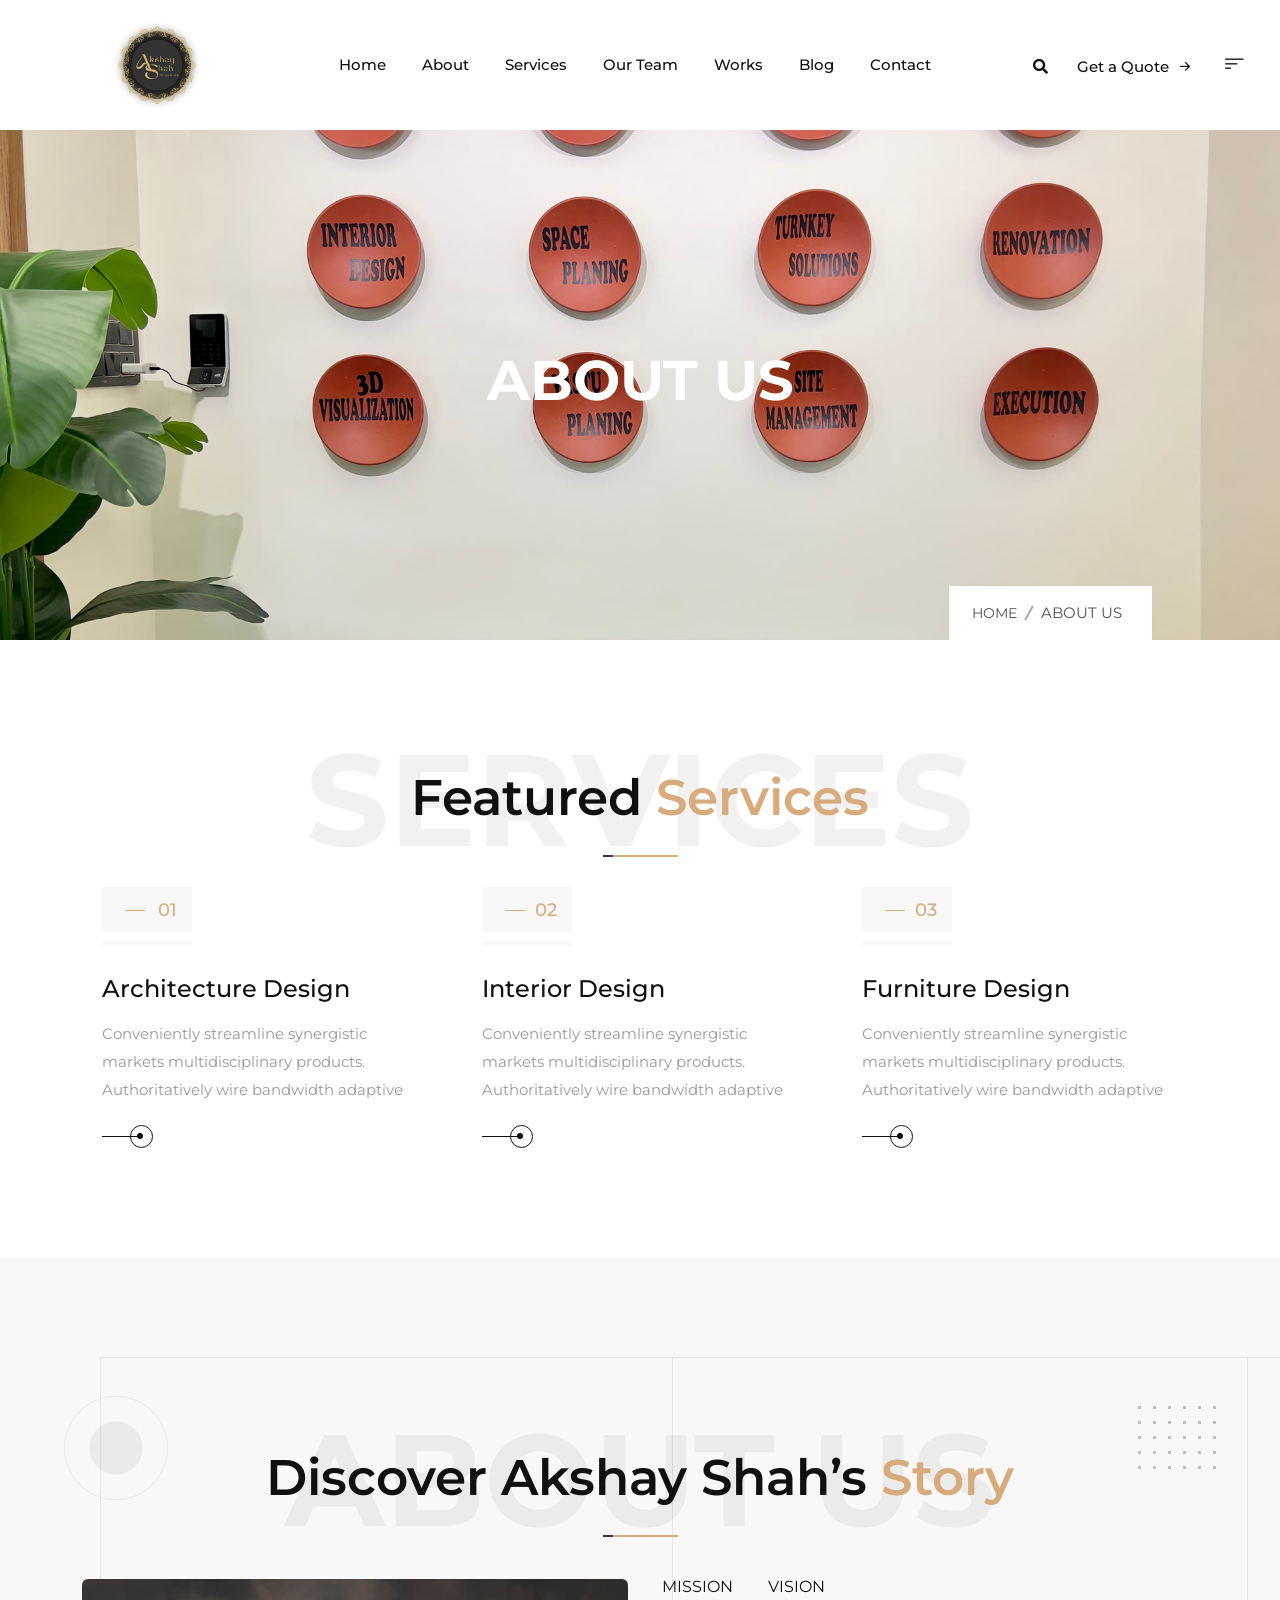
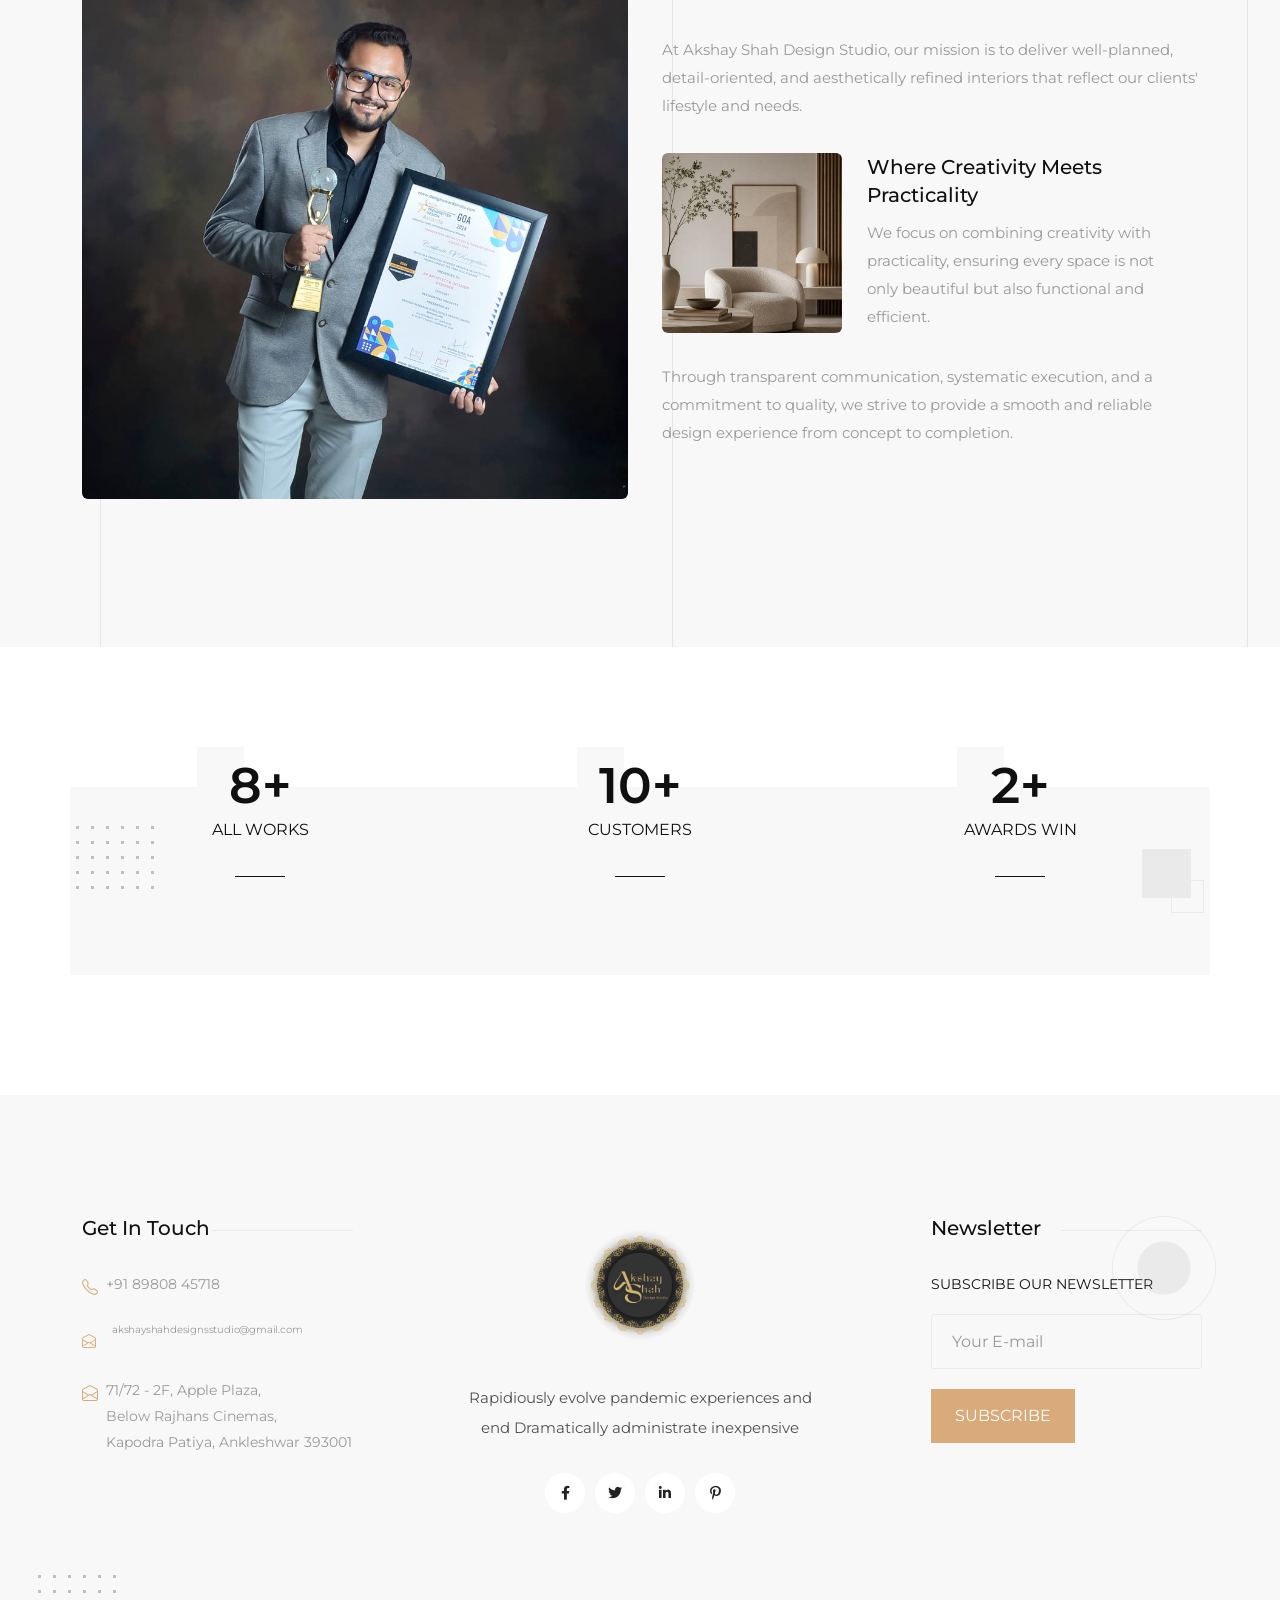
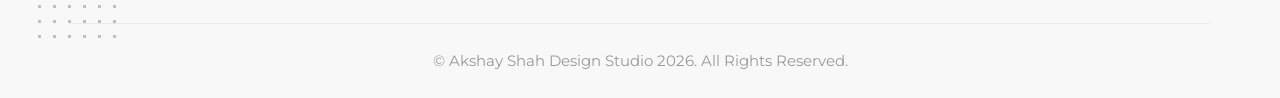
<file: about.html>
<!DOCTYPE HTML>
<html lang="en-US">

<head>
	<meta charset="UTF-8">
	<meta http-equiv="x-ua-compatible" content="ie=edge">
	<title>Akshay Shah Design Studio — Best Interior Designer in Ankleshwar</title>
	<meta name="description" content="">
	<meta name="viewport" content="width=device-width, initial-scale=1">
	<!-- Favicon -->
	<link rel="icon" type="image/svg+xml" href="assets/images/fav-icon/icon.svg">
	<!-- bootstrap CSS -->
	<link rel="stylesheet" href="assets/css/bootstrap.min.css?v=20260504" type="text/css" media="all">
	<!-- carousel CSS -->
	<link rel="stylesheet" href="assets/css/owl.carousel.min.css?v=20260504" type="text/css" media="all">
	<!-- animate CSS -->
	<link rel="stylesheet" href="assets/css/animate.css?v=20260504" type="text/css" media="all">
	<!-- animated-text CSS -->
	<link rel="stylesheet" href="assets/css/animated-text.css?v=20260504" type="text/css" media="all">
	<!-- font-awesome CSS -->
	<link rel="stylesheet" href="assets/css/all.min.css?v=20260504" type="text/css" media="all">
	<!-- font-flaticon CSS -->
	<link rel="stylesheet" href="assets/css/flaticon.css?v=20260504" type="text/css" media="all">
	<!-- theme-default CSS -->
	<link rel="stylesheet" href="assets/css/theme-default.css?v=20260504" type="text/css" media="all">
	<!-- meanmenu CSS -->
	<link rel="stylesheet" href="assets/css/meanmenu.min.css?v=20260504" type="text/css" media="all">
	<!-- transitions CSS -->
	<link rel="stylesheet" href="assets/css/owl.transitions.css?v=20260504" type="text/css" media="all">
	<!-- venobox CSS -->
	<link rel="stylesheet" href="venobox/venobox.css?v=20260504" type="text/css" media="all">

	<!-- bootstrap icons -->
	<link rel="stylesheet" href="assets/css/bootstrap-icons.css?v=20260504" type="text/css" media="all">

	<!-- Main Style CSS -->
	<link rel="stylesheet" href="assets/css/style.css?v=20260504" type="text/css" media="all">
	<!-- responsive CSS -->
	<link rel="stylesheet" href="assets/css/responsive.css?v=20260504" type="text/css" media="all">

	<!-- modernizr js -->
	<script src="assets/js/vendor/modernizr-3.5.0.min.js?v=20260504"></script>
</head>

<body>


	<!-- loder -->
	 <div class="loader-wrapper">
		<div class="loader"></div>
		<div class="loder-section left-section"></div>
		<div class="loder-section right-section"></div>
	</div> 



	<!--==================================================-->
	<!-- Start Main Menu Area -->
	<!--==================================================-->
	<div id="sticky-header" class="hendre_nav_manu two">
		<div class="container-fluid">
			<div class="row align-items-center">
				<div class="col-lg-2">
					<div class="logo">
						<a class="logo_img" href="index.html" title="Akshay Shah Design Studio">
							<img src="assets/images/logo-asds.png" alt="logo">
						</a>
						<a class="main_sticky" href="index.html" title="Akshay Shah Design Studio">
							<img src="assets/images/logo-asds.png" alt="logo">
						</a>
					</div>
				</div>
				<div class="col-lg-7">
					<nav class="hendre_menu">
						<ul class="nav_scroll">
							<li><a href="index.html">Home</a></li>
							<li><a href="about.html">About </a></li>
							<li><a href="service.html">Services</a></li>
							<li><a href="team.html">Our Team</a></li>
							<li><a href="portfolio.html">Works</a></li>
							<li><a href="blog-grid.html">Blog</a></li>
							<li><a href="contact.html">Contact</a></li>
						</ul>
					</nav>
				</div>
				<div class="col-lg-3">
					<div class="header-src-box">
						<div class="header-icon">
							<div class="search-box-btn search-box-outer style_two">
								<i class="fas fa-search"></i>
							</div>
						</div>
						<div class="header-button two">
							<a href="contact.html#quote">Get a Quote <i class="bi bi-arrow-right-short"></i></a>
						</div>
						<div class="sidebar-btn style_two">
							<div class="nav-btn navSidebar-button style_two"><span><i class="bi bi-filter-left"></i></span></div>							
						</div>
					</div>
				</div>
			</div>
		</div>
	</div>

	<!--  Mobile Menu Area -->
	<div class="mobile-menu-area sticky d-sm-block d-md-block d-lg-none ">
		<div class="mobile-menu">
			<nav class="hendre_menu">
				<ul class="nav_scroll">
					<li><a href="index.html">Home</a></li>
							<li><a href="about.html">About </a></li>
							<li><a href="service.html">Services</a></li>
							<li><a href="team.html">Our Team</a></li>
							<li><a href="portfolio.html">Works</a></li>
							<li><a href="blog-grid.html">Blog</a></li>
							<li><a href="contact.html">Contact</a></li>
				</ul>
			</nav>
		</div>
	</div>
	<!--==================================================-->
	<!-- End  Mobile Menu Area -->
	<!--==================================================-->


	<!--==================================================-->
	<!-- Sidebar Cart Item -->
	<!--==================================================-->
	
	<div class="xs-sidebar-group info-group">
		<div class="xs-overlay xs-bg-black"></div>
		<div class="xs-sidebar-widget">
			<div class="sidebar-widget-container">
				<div class="widget-heading">
					<a href="#" class="close-side-widget">
						<i class="far fa-times-circle"></i>
					</a>
				</div>
				<div class="sidebar-textwidget">
					<!-- Sidebar Info Content -->
					<div class="sidebar-info-contents">
						<div class="content-inner">
							<div class="nav-logo">
								<a href="index.html"><img src="assets/images/logo-asds.png" alt="sid img" ></a>
							</div>
							<div class="row padding-two">
								<div class="col-lg-6">
									<div class="content-thumb-box">
										<img src="assets/images/resource/insta-4.jpg" alt="">
									</div>
								</div>
								<div class="col-lg-6">
									<div class="content-thumb-box">
										<img src="assets/images/resource/insta-5.jpg" alt="">
									</div>
								</div>
								<div class="col-lg-6">
									<div class="content-thumb-box">
										<img src="assets/images/resource/insta-2.jpg" alt="">
									</div>
								</div>
								<div class="col-lg-6">
									<div class="content-thumb-box">
										<img src="assets/images/resource/insta-1.jpg" alt="">
									</div>
								</div>
							</div>
							<div class="contact-info">
								<h2>Contact Info</h2>
								<ul class="list-style-one">
									<li><i class="bi bi-envelope"></i>71/72 - 2F, Apple Plaza, Below Rajhans Cinemas, Kapodra Patiya, Ankleshwar 393001</li>
									<li><i class="bi bi-envelope"></i><a href="tel:+918980845718" style="color:inherit;">+91 89808 45718</a></li>
									<li style="display:flex;align-items:center;gap:8px;flex-wrap:nowrap;"><i class="bi bi-envelope" style="flex:0 0 auto;font-size:14px;"></i><a href="mailto:akshayshahdesignsstudio@gmail.com" style="display:inline-block;color:inherit;text-decoration:none;font-size:10px;line-height:1.2;letter-spacing:-0.2px;white-space:nowrap;overflow:hidden;text-overflow:ellipsis;flex:1 1 auto;min-width:0;">akshayshahdesignsstudio@gmail.com</a></li>
									<li><i class="bi bi-envelope"></i>Mon-Sat: 10.00 to 19.00 &nbsp;·&nbsp; Sun: Closed</li>
								</ul>
							</div>
							<!-- Social Box -->
							<ul class="social-box">
								<li class="facebook"><a href="#" class="fab fa-facebook-f"></a></li>
								<li class="twitter"><a href="#" class="fab fa-instagram"></a></li>
								<li class="linkedin"><a href="#" class="fab fa-twitter"></a></li>
								<li class="instagram"><a href="#" class="fab fa-pinterest-p"></a></li>
								<li class="youtube"><a href="#" class="fab fa-linkedin-in"></a></li>
							</ul>
						</div>
					</div>		
				</div>
			</div>
		</div>
	</div>

	<!--==================================================-->
	<!--End Sidebar Cart Item -->
	<!--==================================================-->


	<!--==================================================-->
	<!-- Start breadcumb-area -->
	<!--==================================================-->

	<div class="breadcumb-area d-flex align-items-center" 
		 style="background-image: url('assets/images/resource/banner-about.jpg');
            background-size: cover;
            background-position: center 40%;">
		<div class="container">
			<div class="row">
				<div class="col-lg-12">
					<div class="breadcumb-content">
						<h1>About Us</h1>
						<ul>
							<li><a href="index.html">Home</a></li>
							<li>About Us </li>
						</ul>
					</div>
				</div>
			</div>
		</div>
	</div>

	<!--==================================================-->
	<!-- End breadcumb-area -->
	<!--==================================================-->



	<!--==================================================-->
	<!-- Start feature-area -->
	<!--==================================================-->

	<div class="feature-area one upper">
		<div class="container">
			<div class="row align-items-center">
				<div class="col-lg-12">
					<div class="section-title upper">
						<div class="main-title">
							<h1>Services</h1>
						</div>
						<div class="sub-title">
							<h2>Featured <span>Services</span></h2>
						</div>
					</div>
				</div>
			</div>
			<div class="row align-items-center">
				<div class="col-lg-4 col-md-6">
					<div class="single-feature-box wow fadeInLeft">
						<div class="feature-content">
							<h4>01</h4>
							<h3>Architecture Design</h3>
							<p>Conveniently streamline synergistic markets multidisciplinary products. Authoritatively wire bandwidth adaptive</p>
						</div>
						<div class="feature-button">
							<a href="service.html">View Details</a>
						</div>
					</div>
				</div>
				<div class="col-lg-4 col-md-6">
					<div class="single-feature-box wow fadeInUp">
						<div class="feature-content">
							<h4>02</h4>
							<h3>Interior Design</h3>
							<p>Conveniently streamline synergistic markets multidisciplinary products. Authoritatively wire bandwidth adaptive</p>
						</div>
						<div class="feature-button">
							<a href="service.html">View Details</a>
						</div>
					</div>
				</div>
				<div class="col-lg-4 col-md-6">
					<div class="single-feature-box wow fadeInRight">
						<div class="feature-content">
							<h4>03</h4>
							<h3>Furniture Design</h3>
							<p>Conveniently streamline synergistic markets multidisciplinary products. Authoritatively wire bandwidth adaptive</p>
						</div>
						<div class="feature-button">
							<a href="service.html">View Details</a>
						</div>
					</div>
				</div>
			</div>
		</div>
	</div>
	
	<!--==================================================-->
	<!-- End feature-area -->
	<!--==================================================-->



	<!--==================================================-->
	<!-- Start about-area -->
	<!--==================================================-->

	<div class="about-area one upper inner">
		<div class="container">
			<div class="row align-items-center">
				<div class="col-lg-12">
					<div class="section-title upper">
						<div class="main-title">
							<h1>About Us</h1>
						</div>
						<div class="sub-title">
							<h2>Discover Akshay Shah’s <span>Story</span></h2>
						</div>
					</div>
					<div class="about-shape dance">
						<img src="assets/images/resource/border.png" alt="">
					</div>
					<div class="abouts-shapes bounce-animate2">
						<img src="assets/images/resource/counter-shape.png" alt="">
					</div>
				</div>
			</div>
			<div class="row align-items-center">
				<div class="col-lg-6">
					<div class="single-about-left wow fadeInLeft">
						<div class="about-thumb">
							<img src="assets/images/about/akshay-about.jpg" alt="Akshay Shah — Founder & Principal Designer" style="width:100%;height:520px;object-fit:cover;object-position:center top;border-radius:6px;">
						</div>
					</div>
				</div>
				<div class="col-lg-6">
					<div class="single-about-right wow fadeInRight">
						<div class="appoinment-tab">
							<!-- / tab -->
							<div class="tab">
								<!-- / tabs -->
								<ul class="tabs">
									<li><a href="#">MISSION</a></li>
									<li><a href="#">VISION</a></li>
								</ul>
								<div class="tab_content">
									<!-- MISSION -->
									<div class="tabs_item">
										<div class="post-comment-description">
											<p>At Akshay Shah Design Studio, our mission is to deliver well-planned, detail-oriented, and aesthetically refined interiors that reflect our clients' lifestyle and needs.</p>
										</div>
										<div class="tab-thumb">
											<img src="assets/images/about/about-creativity.png" alt="">
										</div>
										<div class="tab-title">
											<h3>Where Creativity Meets Practicality</h3>
											<p>We focus on combining creativity with practicality, ensuring every space is not only beautiful but also functional and efficient.</p>
										</div>
										<div class="post-comment-description pt-3">
											<p>Through transparent communication, systematic execution, and a commitment to quality, we strive to provide a smooth and reliable design experience from concept to completion.</p>
										</div>
									</div>
									<!-- VISION -->
									<div class="tabs_item">
										<div class="post-comment-description">
											<p>To become a leading interior design studio known for creating thoughtful, functional, and timeless spaces that enhance the way people live and experience their environment.</p>
										</div>
										<div class="tab-thumb">
											<img src="assets/images/about/about-vision.jpg" alt="">
										</div>
										<div class="tab-title">
											<h3>Setting New Standards in Design</h3>
											<p>We aim to set new standards in design quality, client experience, and execution excellence in every project we undertake.</p>
										</div>
									</div>
								</div> <!-- / tab_content -->
							</div> 
						</div>
					</div>
				</div>
			</div>
		</div>
	</div>
	
	<!--==================================================-->
	<!-- End about-area -->
	<!--==================================================-->


	<!--==================================================-->
	<!-- Start counter area -->
	<!--==================================================-->

	<div class="counter-area one upper inner">
		<div class="container">
			<div class="row bg-col align-items-center">
				<div class="col-lg-4 col-md-6">
					<div class="counter-single-item-inner wow fadeInUp">
						<div class="counter-content">
							<div class="counter-text">
								<h1><span class="counter">24</span>+</h1>
								<span></span>
								<div class="counter-title">
									<h4>ALL WORKS</h4>
								</div>
							</div>
						</div>
					</div>
				</div>
				<div class="col-lg-4 col-md-6">
					<div class="counter-single-item-inner wow fadeInUp">
						<div class="counter-content">
							<div class="counter-text">
								<h1><span class="counter">30</span>+</h1>
								<span></span>
								<div class="counter-title">
									<h4>CUSTOMERS</h4>
								</div>
							</div>
						</div>
					</div>
				</div>
				<div class="col-lg-4 col-md-6">
					<div class="counter-single-item-inner upper">
						<div class="counter-content">
							<div class="counter-text">
								<h1><span class="counter">6</span>+</h1>
								<span></span>
								<div class="counter-title">
									<h4>AWARDS WIN</h4>
								</div>
							</div>
						</div>
					</div>
				</div>
				<div class="conun-shap bounce-animate3">
					<img src="assets/images/resource/counter-shape.png" alt="">
				</div>
				<div class="conunt-shape bounce-animate2">
					<img src="assets/images/resource/counter-shap.png" alt="">
				</div>
			</div>
		</div>	
	</div>

	<!--==================================================-->
	<!-- End counter area -->
	<!--==================================================-->


	<!-- Engineers/team section removed per request -->


	<!-- Brand carousel section removed per request -->



	<!--==================================================-->
	<!-- Start Footer Section  -->
	<!--==================================================-->

	<div class="footer-section upper"> 
		<div class="container">
			<div class="row">
				<div class="col-lg-4 col-md-6">
					<div class="widgets-company-info wow fadeInLeft">
						<div class="widgets-company-content">
							<div class="widgets-company-title">
								<h3>Get In Touch</h3>
							</div>
							<div class="widgets-company-icon-list">
								<ul>
									<li><i class="bi bi-telephone"></i> <a href="tel:+918980845718" style="color:inherit;">+91 89808 45718</a></li>
									<li style="display:flex;align-items:center;gap:8px;flex-wrap:nowrap;"><i class="bi bi-envelope-open" style="flex:0 0 auto;font-size:14px;"></i><a href="mailto:akshayshahdesignsstudio@gmail.com" style="display:inline-block;color:inherit;text-decoration:none;font-size:10px;line-height:1.2;letter-spacing:-0.2px;white-space:nowrap;overflow:hidden;text-overflow:ellipsis;flex:1 1 auto;min-width:0;">akshayshahdesignsstudio@gmail.com</a></li>
									<li><i class="bi bi-envelope-open"></i> 71/72 - 2F, Apple Plaza,<br>Below Rajhans Cinemas,<br>Kapodra Patiya, Ankleshwar 393001</li>
								</ul>
							</div>
						</div>
					</div>					
				</div>
				<div class="col-lg-4 col-md-6">
					<div class="widgets-company-info-box wow fadeInUp">
						<div class="elaction-logo">
							<a class="logo_thumb" href="index.html" title="Akshay Shah Design Studio">
								<img src="assets/images/logo-asds.png" alt="images">
							</a>
						</div>
						<div class="company-info-desc">
							<p> Rapidiously evolve pandemic experiences and end Dramatically administrate inexpensive </p>
						</div>
						<div class="footer-icon-list">
							<ul>
								<li><a href="#"> <i class="fab fa-facebook-f"></i></a></li>
								<li><a href="#"> <i class="fab fa-twitter"> </i> </a></li>
								<li><a href="#"> <i class="fab fa-linkedin-in"></i></a></li>
								<li><a href="#"> <i class="fab fa-pinterest-p"></i></a></li>
							</ul>
						</div>
					</div>					
				</div>
				<div class="col-lg-4 col-md-6">
					<div class="widgets-companys-infos wow fadeInRight">
						<div class="widgets-company-content">
							<div class="widgets-company-title">
								<h3>Newsletter</h3>
							</div>
							<div class="subscribes-box">
								<form action="https://formspree.io/f/myyleorq" method="POST" id="dreamit-form">
									<div class="subscribe_form-title">
										<h3>Subscribe Our Newsletter</h3>
									</div>
									<div class="subscribe_form">
										<div class="form_box">
											<input type="email" name="email" placeholder="Your E-mail">
										</div>
										<button type="submit" class="btns">Subscribe</button>
									</div>
								</form>
								<div id="status"></div>
							</div>
						</div>
					</div>					
				</div>
			</div>
			<div class="row mg-tp align-items-center">
				<div class="col-lg-12">
					<div class="copy-rights">
						<h4>© Akshay Shah Design Studio 2026. All Rights Reserved.</h4>
					</div>
					<div class="footer-shap bounce-animate3">
						<img src="assets/images/resource/counter-shape.png" alt="">
					</div>
					<div class="footer-shape dance">
						<img src="assets/images/resource/border.png" alt="">
					</div>
				</div>
			</div>
		</div>
	</div>	

	<!--==================================================-->
	<!-- End  Footer Section  -->
	<!--==================================================-->



	<!--==================================================-->
	<!-- Start copyright Section  -->
	<!--==================================================-->

	<div class="copyright-section d-flex align-items-center"> 
		<div class="container">
			
		</div>
	</div>	

	<!--==================================================-->
	<!-- End copyright Section  -->
	<!--==================================================-->



	<!--==================================================-->
	<!-- Start Search Popup Area -->
	<!--==================================================-->

	<div class="search-popup">
		<button class="close-search style-two"><i class="fa fa-times"></i></button>
		<button class="close-search"><i class="fas fa-arrow-up"></i></button>
		<form method="post" action="#">
			<div class="form-group">
				<input type="search" name="search-field" value="" placeholder="Search Here" required="">
				<button type="submit"><i class="fa fa-search"></i></button>
			</div>
		</form>
	</div>



	<!--==================================================-->
	<!-- Start scrollup section Area -->
	<!--==================================================-->
	<div class="prgoress_indicator">
		<svg class="progress-circle svg-content" width="100%" height="100%" viewBox="-1 -1 102 102">
		<path d="M50,1 a49,49 0 0,1 0,98 a49,49 0 0,1 0,-98" />
		</svg>
	</div>
	<!--==================================================-->
	<!-- Start scrollup section Area -->
	<!--==================================================-->



	<!--==================================================-->
	<!-- Start Curser Section Here -->
	<!--==================================================-->
	<!--==================================================-->
	<!-- Ends Curser Section Here -->
	<!--==================================================-->



	<!-- jquery js -->
	<script src="assets/js/vendor/jquery-3.6.2.min.js?v=20260504"></script>
	<!-- bootstrap js -->
	<script src="assets/js/bootstrap.min.js?v=20260504"></script>
	<!-- carousel js -->
	<script src="assets/js/owl.carousel.min.js?v=20260504"></script>
	<!-- counterup js -->
	<script src="assets/js/jquery.counterup.min.js?v=20260504"></script>
	<!-- waypoints js -->
	<script src="assets/js/waypoints.min.js?v=20260504"></script>
	<!-- wow js -->
	<script src="assets/js/wow.js?v=20260504"></script>
	<!-- imagesloaded js -->
	<script src="assets/js/imagesloaded.pkgd.min.js?v=20260504"></script>
	<!-- venobox js -->
	<script src="venobox/venobox.js?v=20260504"></script>

	<!--  animated-text js -->
	<script src="assets/js/animated-text.js?v=20260504"></script>
	<!-- venobox min js -->
	<script src="venobox/venobox.min.js?v=20260504"></script>
	<!-- isotope js -->
	<script src="assets/js/isotope.pkgd.min.js?v=20260504"></script>
	<!-- jquery meanmenu js -->
	<script src="assets/js/jquery.meanmenu.js?v=20260504"></script>

	<!-- jquery scrollup js -->
	<script src="assets/js/jquery.scrollUp.js?v=20260504"></script>

	<script src="assets/js/jquery.barfiller.js?v=20260504"></script>
	<!-- jquery js -->

	<script src="assets/js/popper.min.js?v=20260504"></script>

	<!-- theme js -->
	<script src="assets/js/theme.js?v=20260504"></script>



</body>

</html>
</file>
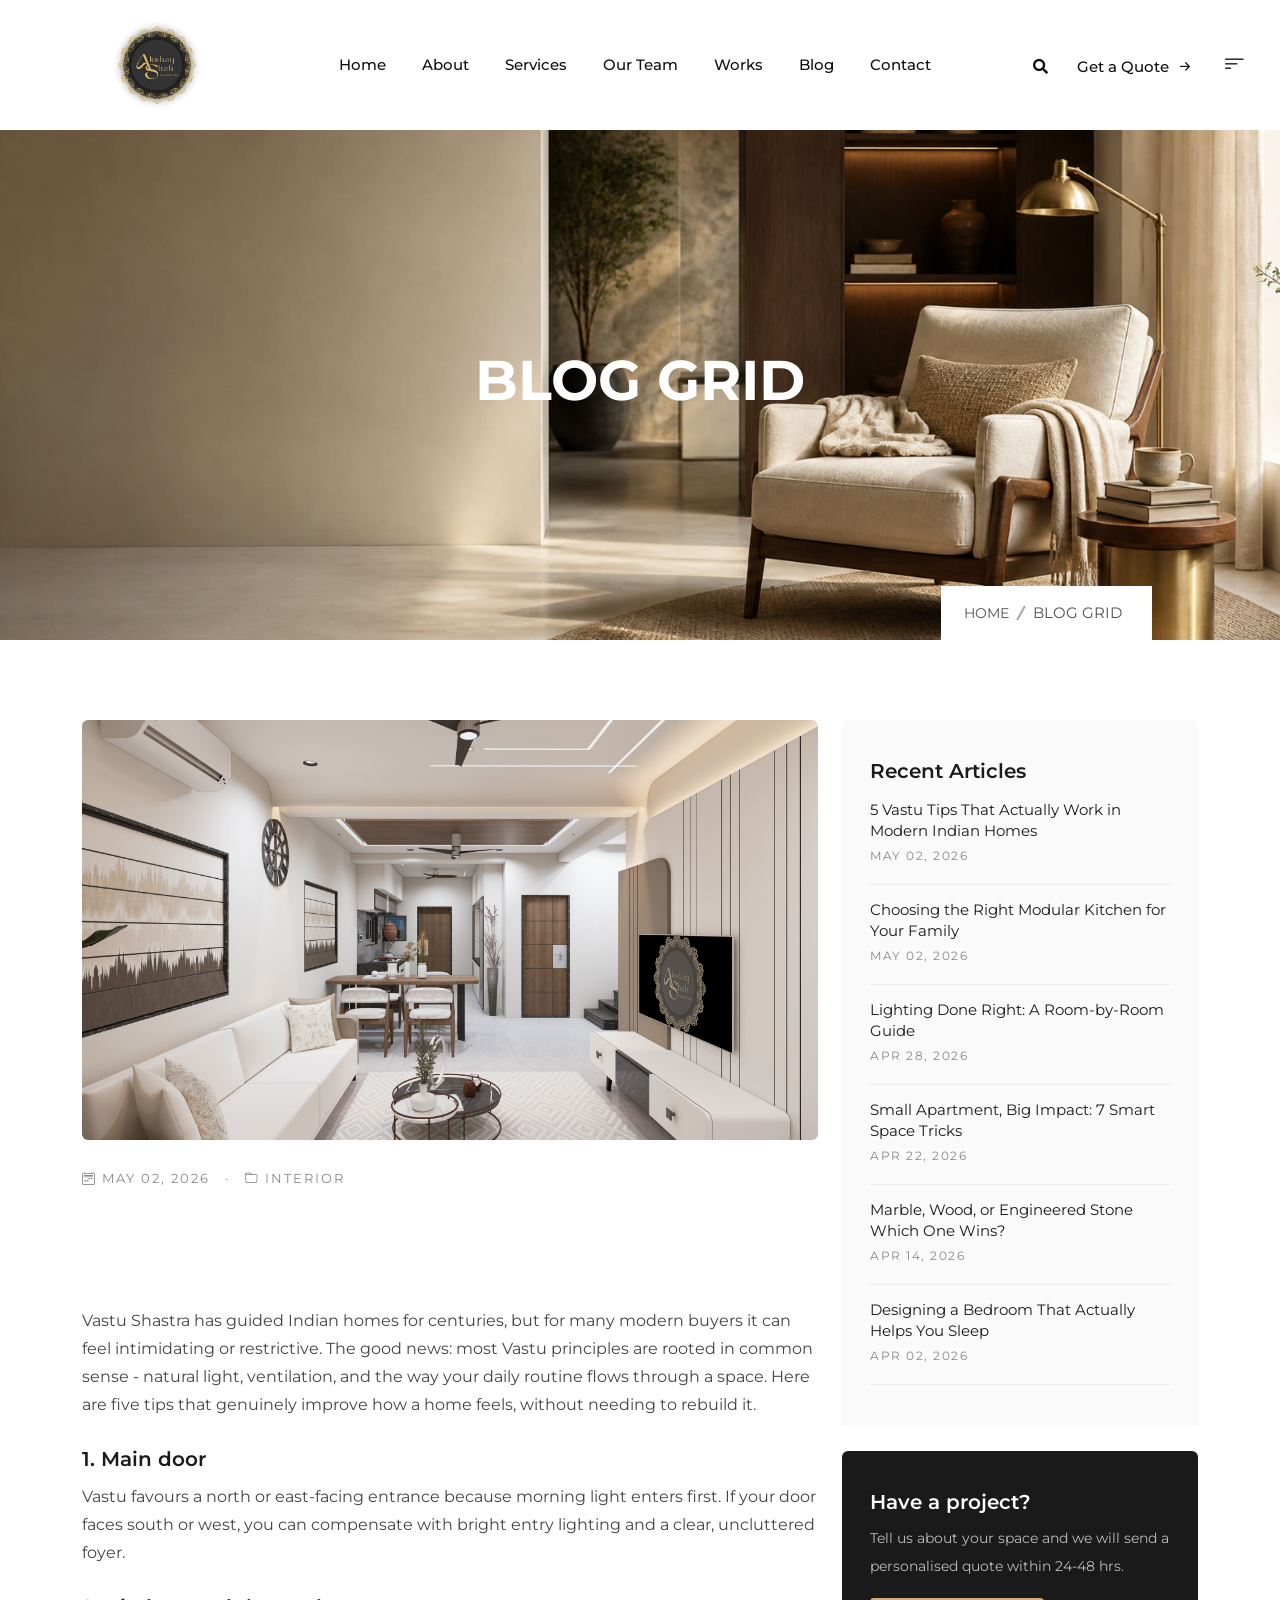
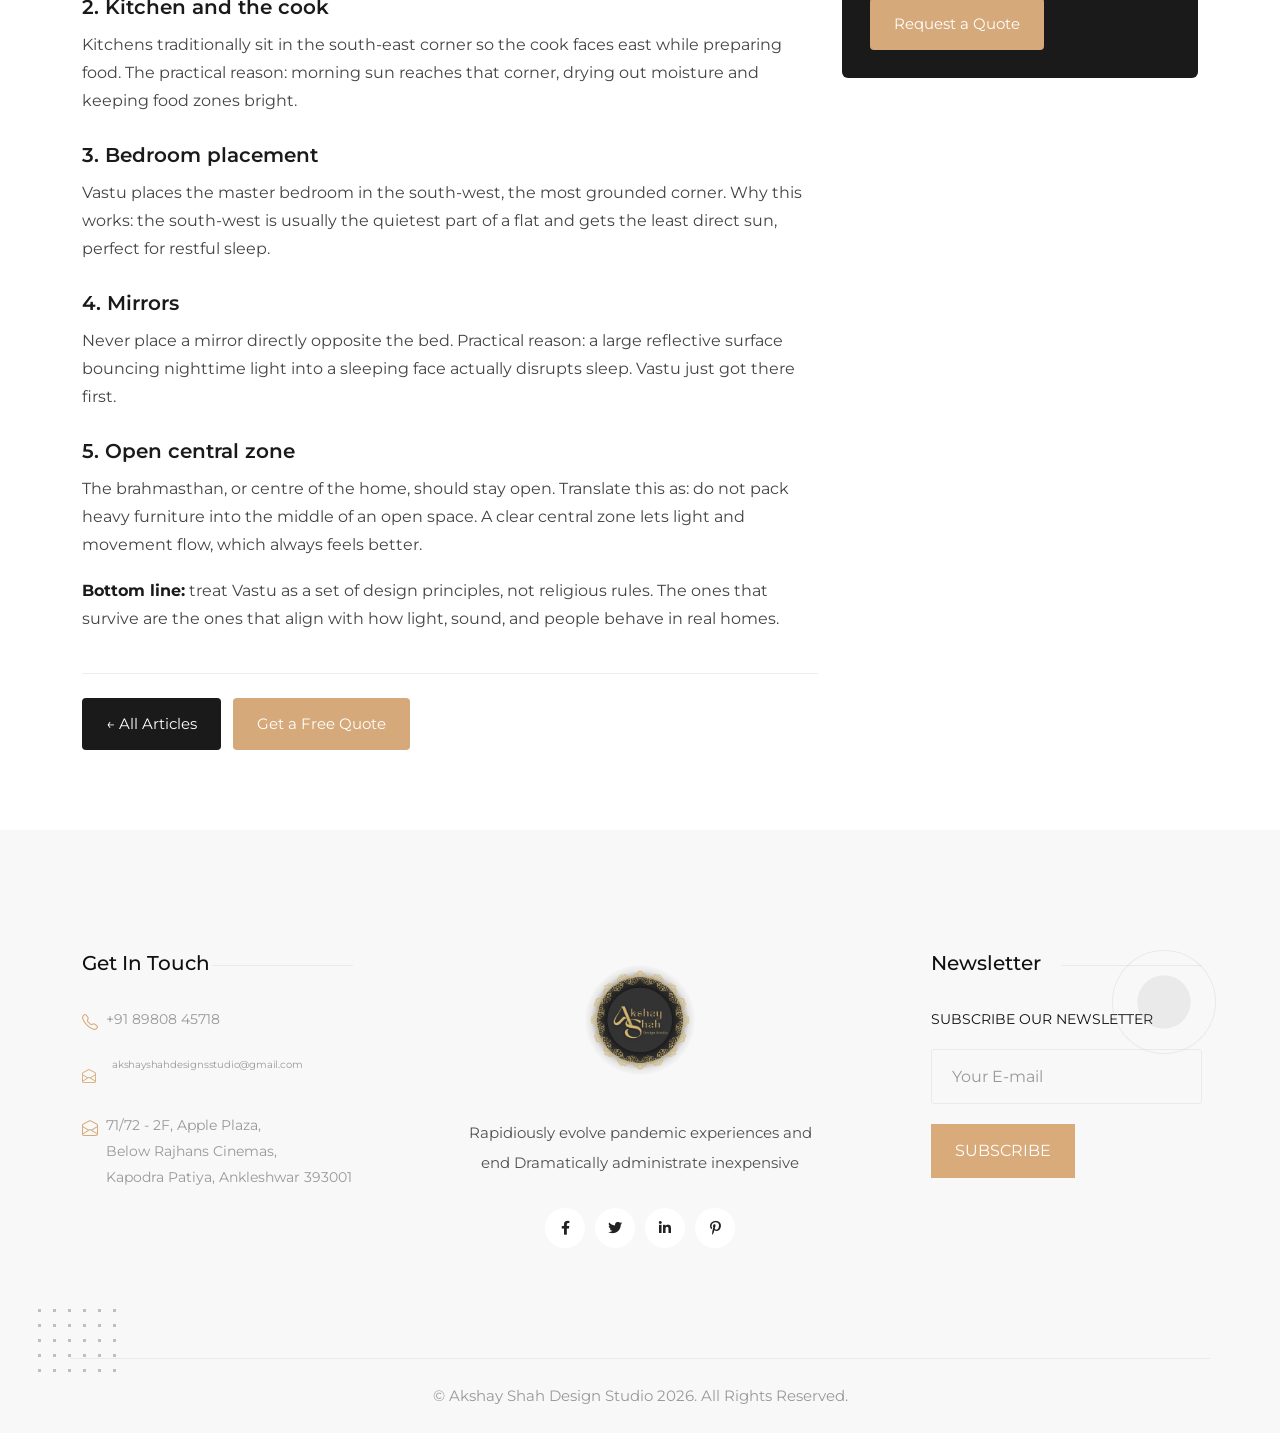
<file: blog-details.html>
<!DOCTYPE HTML>
<html lang="en-US">

<head>
	<meta charset="UTF-8">
	<meta http-equiv="x-ua-compatible" content="ie=edge">
	<title>Akshay Shah Design Studio — Best Interior Designer in Ankleshwar</title>
	<meta name="description" content="">
	<meta name="viewport" content="width=device-width, initial-scale=1">
	<!-- Favicon -->
	<link rel="icon" type="image/svg+xml" href="assets/images/fav-icon/icon.svg">
	<!-- bootstrap CSS -->
	<link rel="stylesheet" href="assets/css/bootstrap.min.css?v=20260504" type="text/css" media="all">
	<!-- carousel CSS -->
	<link rel="stylesheet" href="assets/css/owl.carousel.min.css?v=20260504" type="text/css" media="all">
	<!-- animate CSS -->
	<link rel="stylesheet" href="assets/css/animate.css?v=20260504" type="text/css" media="all">
	<!-- animated-text CSS -->
	<link rel="stylesheet" href="assets/css/animated-text.css?v=20260504" type="text/css" media="all">
	<!-- font-awesome CSS -->
	<link rel="stylesheet" href="assets/css/all.min.css?v=20260504" type="text/css" media="all">
	<!-- font-flaticon CSS -->
	<link rel="stylesheet" href="assets/css/flaticon.css?v=20260504" type="text/css" media="all">
	<!-- theme-default CSS -->
	<link rel="stylesheet" href="assets/css/theme-default.css?v=20260504" type="text/css" media="all">
	<!-- meanmenu CSS -->
	<link rel="stylesheet" href="assets/css/meanmenu.min.css?v=20260504" type="text/css" media="all">
	<!-- transitions CSS -->
	<link rel="stylesheet" href="assets/css/owl.transitions.css?v=20260504" type="text/css" media="all">
	<!-- venobox CSS -->
	<link rel="stylesheet" href="venobox/venobox.css?v=20260504" type="text/css" media="all">

	<!-- bootstrap icons -->
	<link rel="stylesheet" href="assets/css/bootstrap-icons.css?v=20260504" type="text/css" media="all">

	<!-- Main Style CSS -->
	<link rel="stylesheet" href="assets/css/style.css?v=20260504" type="text/css" media="all">
	<!-- responsive CSS -->
	<link rel="stylesheet" href="assets/css/responsive.css?v=20260504" type="text/css" media="all">

	<!-- modernizr js -->
	<script src="assets/js/vendor/modernizr-3.5.0.min.js?v=20260504"></script>
</head>

<body>


	<!-- loder -->
	 <div class="loader-wrapper">
		<div class="loader"></div>
		<div class="loder-section left-section"></div>
		<div class="loder-section right-section"></div>
	</div> 



	<!--==================================================-->
	<!-- Start Main Menu Area -->
	<!--==================================================-->
	<div id="sticky-header" class="hendre_nav_manu two">
		<div class="container-fluid">
			<div class="row align-items-center">
				<div class="col-lg-2">
					<div class="logo">
						<a class="logo_img" href="index.html" title="Akshay Shah Design Studio">
							<img src="assets/images/logo-asds.png" alt="logo">
						</a>
						<a class="main_sticky" href="index.html" title="Akshay Shah Design Studio">
							<img src="assets/images/logo-asds.png" alt="logo">
						</a>
					</div>
				</div>
				<div class="col-lg-7">
					<nav class="hendre_menu">
						<ul class="nav_scroll">
							<li><a href="index.html">Home</a></li>
							<li><a href="about.html">About </a></li>
							<li><a href="service.html">Services</a></li>
							<li><a href="team.html">Our Team</a></li>
							<li><a href="portfolio.html">Works</a></li>
							<li><a href="blog-grid.html">Blog</a></li>
							<li><a href="contact.html">Contact</a></li>
						</ul>
					</nav>
				</div>
				<div class="col-lg-3">
					<div class="header-src-box">
						<div class="header-icon">
							<div class="search-box-btn search-box-outer style_two">
								<i class="fas fa-search"></i>
							</div>
						</div>
						<div class="header-button two">
							<a href="contact.html#quote">Get a Quote <i class="bi bi-arrow-right-short"></i></a>
						</div>
						<div class="sidebar-btn style_two">
							<div class="nav-btn navSidebar-button style_two"><span><i class="bi bi-filter-left"></i></span></div>							
						</div>
					</div>
				</div>
			</div>
		</div>
	</div>

	<!--  Mobile Menu Area -->
	<div class="mobile-menu-area sticky d-sm-block d-md-block d-lg-none ">
		<div class="mobile-menu">
			<nav class="hendre_menu">
				<ul class="nav_scroll">
					<li><a href="index.html">Home</a></li>
							<li><a href="about.html">About </a></li>
							<li><a href="service.html">Services</a></li>
							<li><a href="team.html">Our Team</a></li>
							<li><a href="portfolio.html">Works</a></li>
							<li><a href="blog-grid.html">Blog</a></li>
							<li><a href="contact.html">Contact</a></li>
				</ul>
			</nav>
		</div>
	</div>
	<!--==================================================-->
	<!-- End  Mobile Menu Area -->
	<!--==================================================-->


	<!--==================================================-->
	<!-- Sidebar Cart Item -->
	<!--==================================================-->
	
	<div class="xs-sidebar-group info-group">
		<div class="xs-overlay xs-bg-black"></div>
		<div class="xs-sidebar-widget">
			<div class="sidebar-widget-container">
				<div class="widget-heading">
					<a href="#" class="close-side-widget">
						<i class="far fa-times-circle"></i>
					</a>
				</div>
				<div class="sidebar-textwidget">
					<!-- Sidebar Info Content -->
					<div class="sidebar-info-contents">
						<div class="content-inner">
							<div class="nav-logo">
								<a href="index.html"><img src="assets/images/logo-asds.png" alt="sid img" ></a>
							</div>
							<div class="row padding-two">
								<div class="col-lg-6">
									<div class="content-thumb-box">
										<img src="assets/images/resource/insta-4.jpg" alt="">
									</div>
								</div>
								<div class="col-lg-6">
									<div class="content-thumb-box">
										<img src="assets/images/resource/insta-5.jpg" alt="">
									</div>
								</div>
								<div class="col-lg-6">
									<div class="content-thumb-box">
										<img src="assets/images/resource/insta-2.jpg" alt="">
									</div>
								</div>
								<div class="col-lg-6">
									<div class="content-thumb-box">
										<img src="assets/images/resource/insta-1.jpg" alt="">
									</div>
								</div>
							</div>
							<div class="contact-info">
								<h2>Contact Info</h2>
								<ul class="list-style-one">
									<li><i class="bi bi-envelope"></i>71/72 - 2F, Apple Plaza, Below Rajhans Cinemas, Kapodra Patiya, Ankleshwar 393001</li>
									<li><i class="bi bi-envelope"></i><a href="tel:+918980845718" style="color:inherit;">+91 89808 45718</a></li>
									<li style="display:flex;align-items:center;gap:8px;flex-wrap:nowrap;"><i class="bi bi-envelope" style="flex:0 0 auto;font-size:14px;"></i><a href="mailto:akshayshahdesignsstudio@gmail.com" style="display:inline-block;color:inherit;text-decoration:none;font-size:10px;line-height:1.2;letter-spacing:-0.2px;white-space:nowrap;overflow:hidden;text-overflow:ellipsis;flex:1 1 auto;min-width:0;">akshayshahdesignsstudio@gmail.com</a></li>
									<li><i class="bi bi-envelope"></i>Mon-Sat: 10.00 to 19.00 &nbsp;·&nbsp; Sun: Closed</li>
								</ul>
							</div>
							<!-- Social Box -->
							<ul class="social-box">
								<li class="facebook"><a href="#" class="fab fa-facebook-f"></a></li>
								<li class="twitter"><a href="#" class="fab fa-instagram"></a></li>
								<li class="linkedin"><a href="#" class="fab fa-twitter"></a></li>
								<li class="instagram"><a href="#" class="fab fa-pinterest-p"></a></li>
								<li class="youtube"><a href="#" class="fab fa-linkedin-in"></a></li>
							</ul>
						</div>
					</div>		
				</div>
			</div>
		</div>
	</div>

	<!--==================================================-->
	<!--End Sidebar Cart Item -->
	<!--==================================================-->


	<!--==================================================-->
	<!-- Start breadcumb-area -->
	<!--==================================================-->

	<div class="breadcumb-area d-flex align-items-center" style="background-image:url('assets/images/resource/banner-blog.jpg');background-size:cover;background-position:center;">
		<div class="container">
			<div class="row">
				<div class="col-lg-12">
					<div class="breadcumb-content">
						<h1>Blog Grid</h1>
						<ul>
							<li><a href="index.html">Home</a></li>
							<li>Blog Grid </li>
						</ul>
					</div>
				</div>
			</div>
		</div>
	</div>

	<!--==================================================-->
	<!-- End breadcumb-area -->
	<!--==================================================-->



	<!--==================================================-->
	<!-- Start blog-area -->
	<!--==================================================-->

	<div class="blog-area" style="padding:80px 0;">
		<div class="container">
			<div class="row">
				<div class="col-lg-8">
					<article id="post" style="background:#fff;color:#222;">
						<div style="margin-bottom:24px;">
							<img id="post-img" src="" alt="" style="width:100%;height:420px;object-fit:cover;border-radius:6px;">
						</div>
						<div style="color:#888;font-size:13px;letter-spacing:2px;text-transform:uppercase;margin-bottom:14px;">
							<i class="bi bi-calendar2-week"></i> <span id="post-date">&mdash;</span>
							<span style="margin:0 10px;">&middot;</span>
							<i class="bi bi-folder"></i> <span id="post-cat">Interior</span>
						</div>
						<h1 id="post-title" style="font-size:32px;line-height:1.2;margin-bottom:24px;">&mdash;</h1>
						<div id="post-body" style="font-size:16px;line-height:1.75;color:#444;"></div>
						<div style="margin-top:40px;padding-top:24px;border-top:1px solid #eee;">
							<a href="blog-grid.html" style="display:inline-block;padding:12px 24px;background:#1a1a1a;color:#fff;text-decoration:none;border-radius:4px;">&larr; All Articles</a>
							<a href="contact.html#quote" style="display:inline-block;padding:12px 24px;background:#D5A97A;color:#fff;text-decoration:none;border-radius:4px;margin-left:8px;">Get a Free Quote</a>
						</div>
					</article>
				</div>
				<aside class="col-lg-4">
					<div style="background:#fafafa;padding:28px;border-radius:6px;color:#222;">
						<h3 style="font-size:20px;margin-bottom:16px;color:#1a1a1a;">Recent Articles</h3>
						<ul id="post-recent" style="list-style:none;padding:0;margin:0;"></ul>
					</div>
					<div style="background:#1a1a1a;color:#fff;padding:28px;border-radius:6px;margin-top:24px;">
						<h3 style="font-size:20px;margin-bottom:10px;">Have a project?</h3>
						<p style="font-size:14px;color:#bbb;margin-bottom:18px;">Tell us about your space and we will send a personalised quote within 24-48 hrs.</p>
						<a href="contact.html#quote" style="display:inline-block;padding:12px 24px;background:#D5A97A;color:#fff;text-decoration:none;border-radius:4px;">Request a Quote</a>
					</div>
				</aside>
			</div>
		</div>
	</div>

	<script>
	(function(){
		var posts = {
			1:{
				title: "5 Vastu Tips That Actually Work in Modern Indian Homes",
				date: "MAY 02, 2026",
				img: "assets/images/blog/blog-asds-1.jpg",
				body: "<p>Vastu Shastra has guided Indian homes for centuries, but for many modern buyers it can feel intimidating or restrictive. The good news: most Vastu principles are rooted in common sense - natural light, ventilation, and the way your daily routine flows through a space. Here are five tips that genuinely improve how a home feels, without needing to rebuild it.</p><h3>1. Main door</h3><p>Vastu favours a north or east-facing entrance because morning light enters first. If your door faces south or west, you can compensate with bright entry lighting and a clear, uncluttered foyer.</p><h3>2. Kitchen and the cook</h3><p>Kitchens traditionally sit in the south-east corner so the cook faces east while preparing food. The practical reason: morning sun reaches that corner, drying out moisture and keeping food zones bright.</p><h3>3. Bedroom placement</h3><p>Vastu places the master bedroom in the south-west, the most grounded corner. Why this works: the south-west is usually the quietest part of a flat and gets the least direct sun, perfect for restful sleep.</p><h3>4. Mirrors</h3><p>Never place a mirror directly opposite the bed. Practical reason: a large reflective surface bouncing nighttime light into a sleeping face actually disrupts sleep. Vastu just got there first.</p><h3>5. Open central zone</h3><p>The brahmasthan, or centre of the home, should stay open. Translate this as: do not pack heavy furniture into the middle of an open space. A clear central zone lets light and movement flow, which always feels better.</p><p><strong>Bottom line:</strong> treat Vastu as a set of design principles, not religious rules. The ones that survive are the ones that align with how light, sound, and people behave in real homes.</p>"
			},
			2:{
				title: "Choosing the Right Modular Kitchen for Your Family",
				date: "MAY 02, 2026",
				img: "assets/images/blog/blog-asds-2.jpg",
				body: "<p>A modular kitchen is the single biggest upgrade most Indian homes make, and the most expensive room to get wrong. Here is a practical guide to choosing the right one for your family.</p><h3>Pick the largest layout your room will hold</h3><p>The five common shapes are: straight (one wall, smallest kitchens), L-shaped (most flexible, fits most flats), U-shaped (most counter space, needs at least 8 ft of width), parallel/galley (efficient when two cooks work together), and island (only viable in 12 ft+ wide kitchens).</p><h3>Cabinet material decides longevity</h3><p>HPL (high-pressure laminate) is the workhorse - durable, scratch-resistant, hundreds of finishes, lasts 10+ years. Acrylic gives a glossy mirror-like finish but shows fingerprints. Membrane is cheapest but warps near steam over time. PU paint looks the most premium but chips on impact.</p><h3>Hardware matters more than people realise</h3><p>Insist on soft-close hinges and full-extension drawer channels - Hettich, Hafele, or Ebco are all reliable. Cheap hinges fail within two years and the doors start sagging.</p><h3>Counter height should match the cook</h3><p>Standard 36 inches works for someone around 5 ft 6. If your primary cook is shorter, drop it to 33-34 inches; taller, raise to 38. Your back will thank you.</p><h3>Plan storage like a system</h3><p>Tall units for groceries, drawers (not shutters) for utensils, a corner pull-out for the awkward L-shaped corners, and a designated spot for daily-use items at hip height.</p><h3>Counter material - quartz wins</h3><p>Quartz is the new default for Indian kitchens. It is stain-resistant, does not need sealing, and handles haldi-tadka spills better than marble or granite.</p><h3>Plan the chimney before the slab</h3><p>A 90 cm auto-clean chimney with at least 1200 m&#179;/hr suction is the minimum for Indian cooking. The duct must vent outside; recirculating filters are a marketing trick.</p><p><strong>The cheapest mistake</strong> is buying on price alone and replacing it in three years. A thoughtfully planned modular kitchen runs &#8377;2-4 lakhs for a small home and pays for itself in daily ease.</p>"
			},
			3:{
				title: "Lighting Done Right: A Room-by-Room Guide",
				date: "APR 28, 2026",
				img: "assets/images/blog/blog-asds-3.jpg",
				body: "<p>Most homes are lit wrong. A single ceiling fixture in the middle of every room is the default, and it produces the same flat, shadowless light that office cubicles use. Better lighting follows one rule: every room needs three layers - ambient, task, and accent.</p><h3>Layer 1: Ambient</h3><p>The general fill light. It should be diffused and even. False ceilings with cove lighting are a popular choice because they bounce light off the ceiling and avoid hot spots. If you cannot do a false ceiling, use multiple recessed downlights in a grid rather than one big chandelier.</p><h3>Layer 2: Task</h3><p>Brighter, focused, and aimed at where you actually work. The kitchen counter needs under-cabinet LED strips. The dining table needs a pendant 30-35 inches above the surface. The reading chair needs its own floor lamp. The bathroom mirror needs vertical strips on either side, not a single light above (which casts shadows under the eyes).</p><h3>Layer 3: Accent</h3><p>Where homes go from functional to beautiful. Wall-wash spots that highlight a textured wall or a piece of art. Linear LEDs tucked behind a TV unit so the wall behind glows softly. A single picture light over a painting. These small touches add depth and pull the eye through a space.</p><h3>Color temperature</h3><p>Living rooms and bedrooms want warm white (2700-3000 K) - the same colour as a candle flame. Kitchens and bathrooms can take a slightly cooler 3500-4000 K so you can see what you are doing. Anything above 4500 K starts feeling like a hospital.</p><h3>Dimmers are the cheapest upgrade</h3><p>A dimmable living room lets the same lights serve a movie night and a dinner party. Spend the extra &#8377;500 per circuit.</p><h3>Mistakes to avoid</h3><p>Oversized chandeliers in 9 ft ceilings (too low for comfort). Exposed bulbs over the dining table (glare in everyone eyes). A single light source in the bedroom (no way to dim for sleep).</p><p>A good lighting plan costs maybe 8-10% of your interior budget and changes how every other element in the room looks. It is the most undervalued line item in Indian home design.</p>"
			},
			4:{
				title: "Small Apartment, Big Impact: 7 Smart Space Tricks",
				date: "APR 22, 2026",
				img: "assets/images/blog/blog-asds-4.jpg",
				body: "<p>The trick with a small apartment is not stuffing more in - it is making every square foot work two jobs. Here are seven design moves that consistently make a small flat feel like a bigger one.</p><h3>1. Lift the eye</h3><p>Run wardrobes and bookshelves to the ceiling instead of stopping at 7 ft. The vertical line tricks the eye into reading a taller room. Bonus: you gain about 25% more storage in the same floor space.</p><h3>2. Multi-function furniture is non-negotiable</h3><p>A bed with hydraulic storage, a sofa-cum-bed in the guest room, a dining table that folds to half-size when not in use. Each piece earns its floor space twice.</p><h3>3. Tight colour palette</h3><p>Three colours maximum, and let one of them be a light neutral that covers about 60% of the visible surface. Visual noise from too many colours makes a room feel busier and smaller.</p><h3>4. Mirrors as architecture</h3><p>A full-height mirror on a wardrobe door or a wall section can effectively double the perceived depth of a room. Place it perpendicular to a window to bounce daylight deeper into the space.</p><h3>5. Lift the furniture off the floor</h3><p>Couches and beds with visible legs read as lighter than ones that sit flat on the floor. The visible floor space underneath registers as more open space.</p><h3>6. Layered light</h3><p>Layered lighting matters more in small spaces because every shadow makes the room feel cramped. A floor lamp in a dark corner does more for perceived size than any colour choice.</p><h3>7. Edit ruthlessly</h3><p>The single biggest reason small flats feel cramped is too many objects on display. Box up half of everything on your shelves, then walk away for a week. You will not miss most of it.</p><p><strong>Bonus:</strong> if you must divide a small space - say, splitting a single living-dining into a separate work nook - use glass or fluted glass instead of a solid wall. You get the function of a wall without losing the light.</p>"
			},
			5:{
				title: "Marble, Wood, or Engineered Stone Which One Wins?",
				date: "APR 14, 2026",
				img: "assets/images/blog/blog-asds-5.jpg",
				body: "<p>Three materials dominate Indian counters, floors, and feature walls - natural marble, solid wood, and engineered stone (quartz). They look similar in a showroom and behave very differently in real life. Here is the honest comparison.</p><h3>Look</h3><p>Marble has unrepeatable veining; no two slabs match. Wood has grain that warms a room and softens corners. Engineered stone (quartz) is consistent, predictable, and now manufactured to mimic marble veining well enough that most people cannot tell at first glance.</p><h3>Cost (indicative Indian rates)</h3><p>Marble: &#8377;150 to &#8377;500 per sq ft for Indian varieties; &#8377;800 to &#8377;2500+ for imported Italian. Wood: &#8377;400 to &#8377;1500 per sq ft installed for solid teak or walnut; engineered wood from &#8377;150. Quartz: &#8377;400 to &#8377;900 per sq ft for the major brands.</p><h3>Maintenance</h3><p>Marble is alkaline and stains easily - turmeric, lemon, vinegar, and any acidic spill etches the surface within minutes. It needs annual sealing. Wood needs polishing every 2-3 years and protection from standing water. Quartz needs almost nothing - wipe with soap, done.</p><h3>Durability</h3><p>Wood scratches and dents easily. Marble chips at edges and stains over years even with care. Quartz scratches only under extreme abuse and resists staining for the life of the slab.</p><h3>Where each one belongs</h3><p><strong>Marble</strong> - feature walls, entry foyers, and powder room counters where it gets minimal abuse but maximum visual impact. <strong>Wood</strong> - bedroom floors, study tables, and accent panels - never near sinks. <strong>Quartz</strong> - kitchen counters, bathroom counters, and high-traffic floors.</p><h3>The verdict</h3><p>For a typical Indian home: quartz on the kitchen counter, marble on a single feature wall as a luxury moment, and wood underfoot in bedrooms. That combination gives you a home that looks expensive, ages gracefully, and survives decades of real use.</p>"
			},
			6:{
				title: "Designing a Bedroom That Actually Helps You Sleep",
				date: "APR 02, 2026",
				img: "assets/images/blog/blog-asds-6.jpg",
				body: "<p>Most bedroom designs are decorated, not designed. The room looks great in photos and then keeps its owner up at night. A bedroom that genuinely helps you sleep is built around four invisible decisions.</p><h3>1. Get the light right</h3><p>Total darkness is non-negotiable for deep sleep. Blackout curtains or honeycomb blinds, plus a way to dim every light source in the room to zero. A 2 a.m. trip to the bathroom should not require a 3000-lumen ceiling light - install a low-level pathway LED at floor height instead. Colour temperature should warm up after sunset; 2200 K bulbs (firelight) signal the brain it is bedtime.</p><h3>2. Control the temperature</h3><p>The body sleeps best between 18-22 &#176;C. In Indian summers, that means an AC sized correctly for the room with a controllable thermostat. A common mistake is oversizing the AC, which cools too fast and then cycles on and off all night. A right-sized 1.5-ton inverter unit running steady is quieter and cheaper.</p><h3>3. Soft materials absorb sound</h3><p>Hard surfaces bounce sound; soft ones absorb it. A bedroom with a thick rug, upholstered headboard, and floor-to-ceiling curtains will be measurably quieter than the same room with bare walls and tile floors. Aim for at least 30% of the room surface area to be soft material.</p><h3>4. Kill the screens</h3><p>The bedroom is not an office. If a desk has to share the space, put it behind a screen, on the wall furthest from the bed, and do not run a power outlet next to the bedside table for phone charging. A &#8377;1500 alarm clock removes the single biggest reason people scroll their phone in bed.</p><h3>Layout matters</h3><p>The bed should not face the door directly - it makes you subconsciously alert through the night. The headboard should sit against a solid wall, not under a window or a hollow partition. Side tables should be wide enough to hold a glass of water, a book, and a lamp without crowding.</p><h3>Colour</h3><p>Saturated colours are stimulating; bedrooms reward earthy and pale palettes. Sage, dusty pink, warm beige, and soft charcoal all work.</p><p><strong>A bedroom that looks calm and a bedroom that helps you sleep are not the same room.</strong> Design the second one.</p>"
			}
		};

		var id = parseInt(new URLSearchParams(location.search).get("id"), 10);
		var p = posts[id] || posts[1];

		document.getElementById("post-img").src = p.img;
		document.getElementById("post-img").alt = p.title;
		document.getElementById("post-title").textContent = p.title;
		document.getElementById("post-date").textContent = p.date;
		document.getElementById("post-body").innerHTML = p.body;
		document.title = p.title + " - Akshay Shah Design Studio";

		var recent = document.getElementById("post-recent");
		Object.keys(posts).forEach(function(k){
			if (parseInt(k,10) === id) return;
			var rp = posts[k];
			var li = document.createElement("li");
			li.style.cssText = "margin-bottom:14px;padding-bottom:14px;border-bottom:1px solid #eee;";
			var a = document.createElement("a");
			a.href = "blog-details.html?id=" + k;
			a.textContent = rp.title;
			a.style.cssText = "color:#1a1a1a;text-decoration:none;font-size:15px;line-height:1.4;display:block;";
			var span = document.createElement("span");
			span.textContent = rp.date;
			span.style.cssText = "color:#888;font-size:12px;letter-spacing:1.5px;text-transform:uppercase;";
			li.appendChild(a);
			li.appendChild(span);
			recent.appendChild(li);
		});

		var style = document.createElement("style");
		style.textContent = "#post-body h3{font-size:20px;margin:28px 0 12px;color:#1a1a1a;}#post-body p{margin:0 0 18px;}#post-body strong{color:#1a1a1a;}";
		document.head.appendChild(style);
	})();
	</script>

	<!--==================================================-->
	<!-- End blog-area -->
	<!--==================================================-->



	<!--==================================================-->
	<!-- Start Footer Section  -->
	<!--==================================================-->

	<div class="footer-section upper"> 
		<div class="container">
			<div class="row">
				<div class="col-lg-4 col-md-6">
					<div class="widgets-company-info wow fadeInLeft">
						<div class="widgets-company-content">
							<div class="widgets-company-title">
								<h3>Get In Touch</h3>
							</div>
							<div class="widgets-company-icon-list">
								<ul>
									<li><i class="bi bi-telephone"></i> <a href="tel:+918980845718" style="color:inherit;">+91 89808 45718</a></li>
									<li style="display:flex;align-items:center;gap:8px;flex-wrap:nowrap;"><i class="bi bi-envelope-open" style="flex:0 0 auto;font-size:14px;"></i><a href="mailto:akshayshahdesignsstudio@gmail.com" style="display:inline-block;color:inherit;text-decoration:none;font-size:10px;line-height:1.2;letter-spacing:-0.2px;white-space:nowrap;overflow:hidden;text-overflow:ellipsis;flex:1 1 auto;min-width:0;">akshayshahdesignsstudio@gmail.com</a></li>
									<li><i class="bi bi-envelope-open"></i> 71/72 - 2F, Apple Plaza,<br>Below Rajhans Cinemas,<br>Kapodra Patiya, Ankleshwar 393001</li>
								</ul>
							</div>
						</div>
					</div>					
				</div>
				<div class="col-lg-4 col-md-6">
					<div class="widgets-company-info-box wow fadeInUp">
						<div class="elaction-logo">
							<a class="logo_thumb" href="index.html" title="Akshay Shah Design Studio">
								<img src="assets/images/logo-asds.png" alt="images">
							</a>
						</div>
						<div class="company-info-desc">
							<p> Rapidiously evolve pandemic experiences and end Dramatically administrate inexpensive </p>
						</div>
						<div class="footer-icon-list">
							<ul>
								<li><a href="#"> <i class="fab fa-facebook-f"></i></a></li>
								<li><a href="#"> <i class="fab fa-twitter"> </i> </a></li>
								<li><a href="#"> <i class="fab fa-linkedin-in"></i></a></li>
								<li><a href="#"> <i class="fab fa-pinterest-p"></i></a></li>
							</ul>
						</div>
					</div>					
				</div>
				<div class="col-lg-4 col-md-6">
					<div class="widgets-companys-infos wow fadeInRight">
						<div class="widgets-company-content">
							<div class="widgets-company-title">
								<h3>Newsletter</h3>
							</div>
							<div class="subscribes-box">
								<form action="https://formspree.io/f/myyleorq" method="POST" id="dreamit-form">
									<div class="subscribe_form-title">
										<h3>Subscribe Our Newsletter</h3>
									</div>
									<div class="subscribe_form">
										<div class="form_box">
											<input type="email" name="email" placeholder="Your E-mail">
										</div>
										<button type="submit" class="btns">Subscribe</button>
									</div>
								</form>
								<div id="status"></div>
							</div>
						</div>
					</div>					
				</div>
			</div>
			<div class="row mg-tp align-items-center">
				<div class="col-lg-12">
					<div class="copy-rights">
						<h4>© Akshay Shah Design Studio 2026. All Rights Reserved.</h4>
					</div>
					<div class="footer-shap bounce-animate3">
						<img src="assets/images/resource/counter-shape.png" alt="">
					</div>
					<div class="footer-shape dance">
						<img src="assets/images/resource/border.png" alt="">
					</div>
				</div>
			</div>
		</div>
	</div>	

	<!--==================================================-->
	<!-- End  Footer Section  -->
	<!--==================================================-->



	<!--==================================================-->
	<!-- Start copyright Section  -->
	<!--==================================================-->

	<div class="copyright-section d-flex align-items-center"> 
		<div class="container">
			
		</div>
	</div>	

	<!--==================================================-->
	<!-- End copyright Section  -->
	<!--==================================================-->



	<!--==================================================-->
	<!-- Start Search Popup Area -->
	<!--==================================================-->

	<div class="search-popup">
		<button class="close-search style-two"><i class="fa fa-times"></i></button>
		<button class="close-search"><i class="fas fa-arrow-up"></i></button>
		<form method="post" action="#">
			<div class="form-group">
				<input type="search" name="search-field" value="" placeholder="Search Here" required="">
				<button type="submit"><i class="fa fa-search"></i></button>
			</div>
		</form>
	</div>



	<!--==================================================-->
	<!-- Start scrollup section Area -->
	<!--==================================================-->
	<div class="prgoress_indicator">
		<svg class="progress-circle svg-content" width="100%" height="100%" viewBox="-1 -1 102 102">
		<path d="M50,1 a49,49 0 0,1 0,98 a49,49 0 0,1 0,-98" />
		</svg>
	</div>
	<!--==================================================-->
	<!-- Start scrollup section Area -->
	<!--==================================================-->



	<!--==================================================-->
	<!-- Start Curser Section Here -->
	<!--==================================================-->
	<!--==================================================-->
	<!-- Ends Curser Section Here -->
	<!--==================================================-->



	<!-- jquery js -->
	<script src="assets/js/vendor/jquery-3.6.2.min.js?v=20260504"></script>
	<!-- bootstrap js -->
	<script src="assets/js/bootstrap.min.js?v=20260504"></script>
	<!-- carousel js -->
	<script src="assets/js/owl.carousel.min.js?v=20260504"></script>
	<!-- counterup js -->
	<script src="assets/js/jquery.counterup.min.js?v=20260504"></script>
	<!-- waypoints js -->
	<script src="assets/js/waypoints.min.js?v=20260504"></script>
	<!-- wow js -->
	<script src="assets/js/wow.js?v=20260504"></script>
	<!-- imagesloaded js -->
	<script src="assets/js/imagesloaded.pkgd.min.js?v=20260504"></script>
	<!-- venobox js -->
	<script src="venobox/venobox.js?v=20260504"></script>

	<!--  animated-text js -->
	<script src="assets/js/animated-text.js?v=20260504"></script>
	<!-- venobox min js -->
	<script src="venobox/venobox.min.js?v=20260504"></script>
	<!-- isotope js -->
	<script src="assets/js/isotope.pkgd.min.js?v=20260504"></script>
	<!-- jquery meanmenu js -->
	<script src="assets/js/jquery.meanmenu.js?v=20260504"></script>

	<!-- jquery scrollup js -->
	<script src="assets/js/jquery.scrollUp.js?v=20260504"></script>

	<script src="assets/js/jquery.barfiller.js?v=20260504"></script>
	<!-- jquery js -->

	<script src="assets/js/popper.min.js?v=20260504"></script>

	<!-- theme js -->
	<script src="assets/js/theme.js?v=20260504"></script>




</body>

</html>
</file>
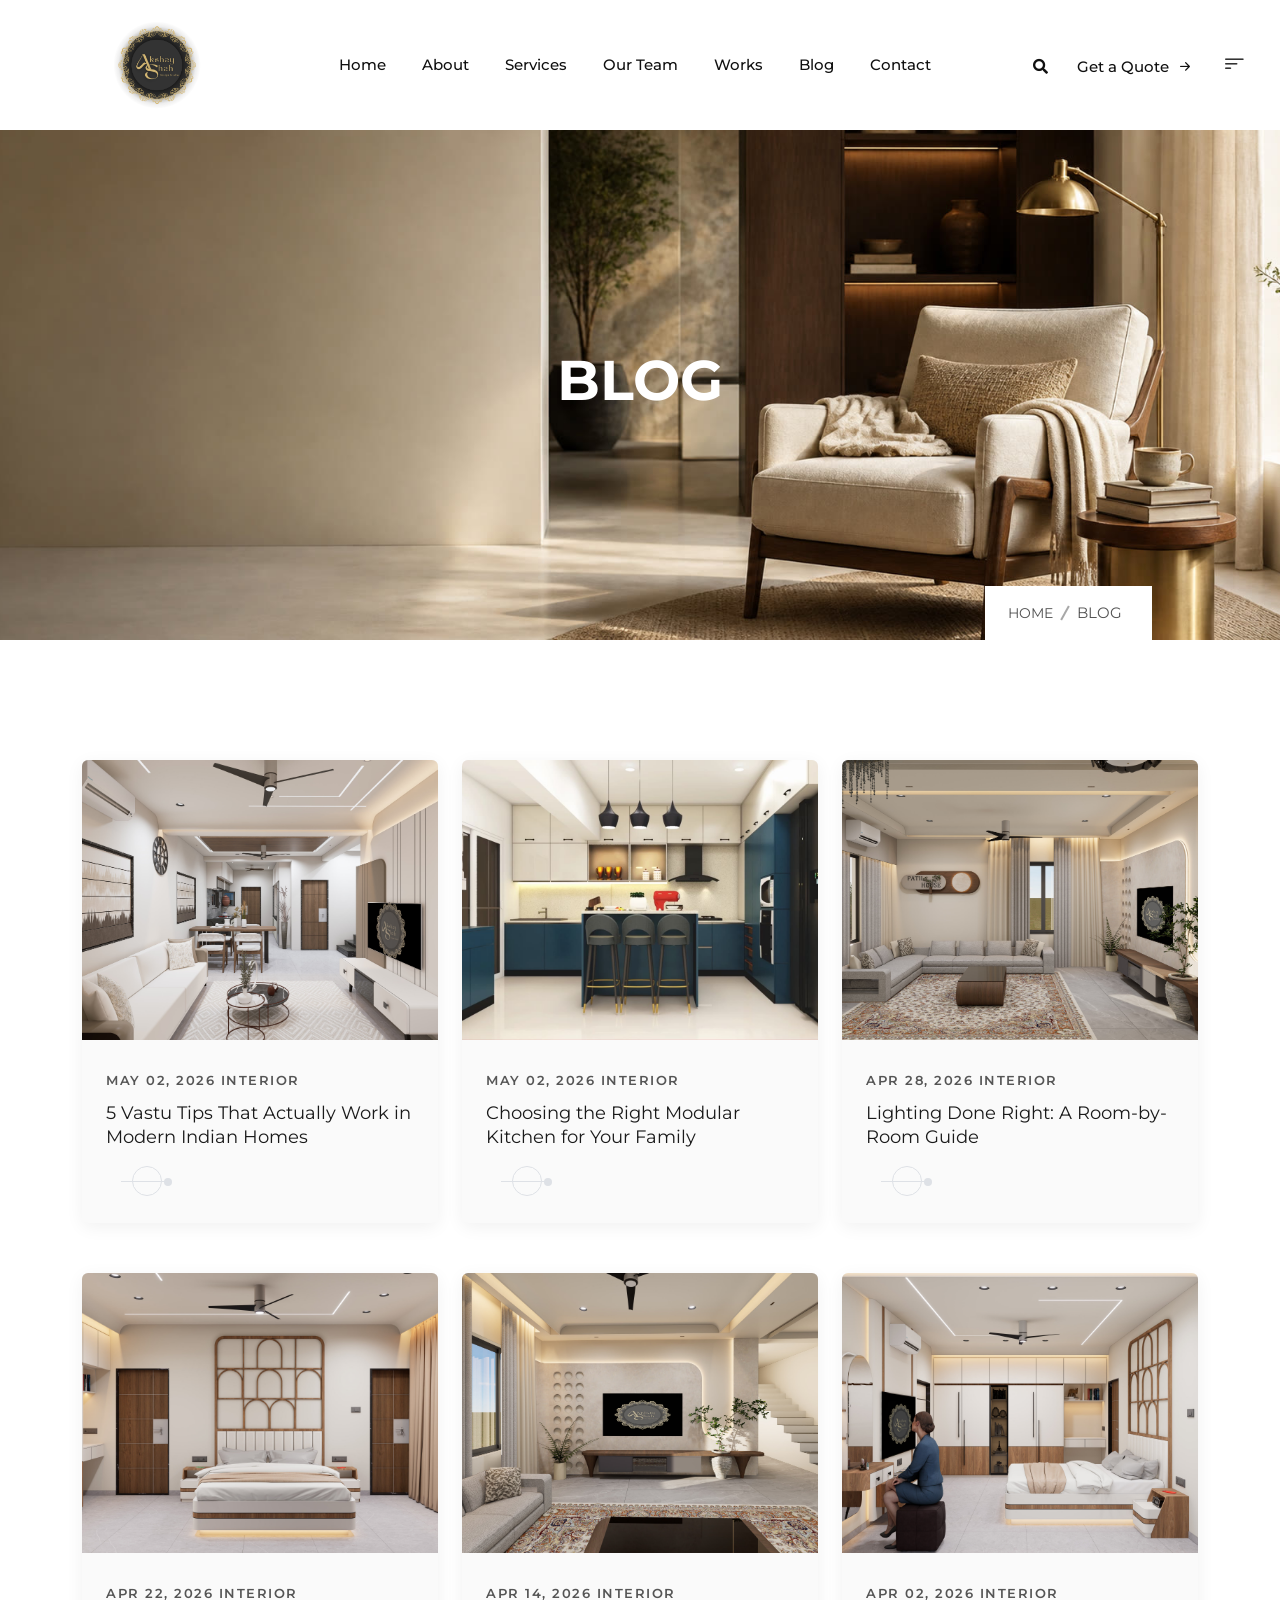
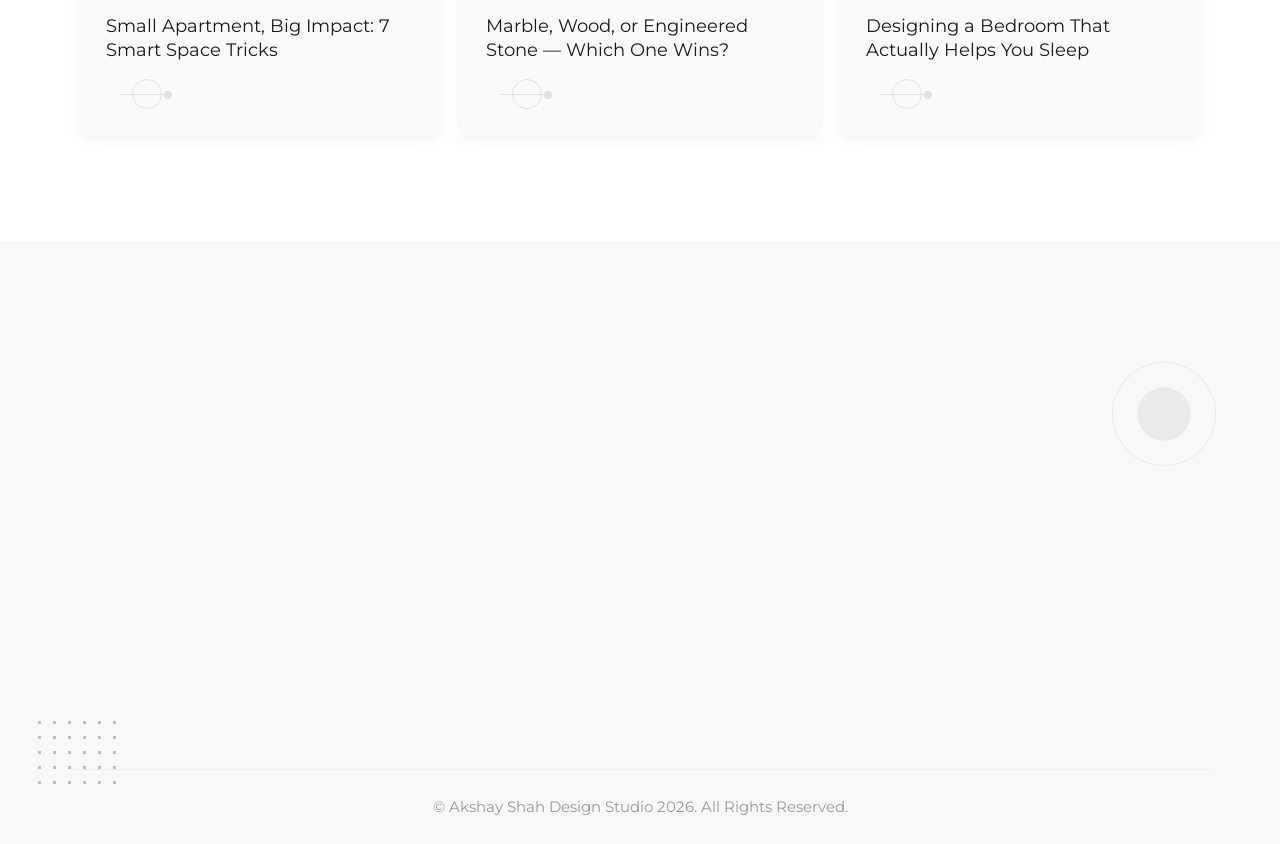
<file: blog-grid.html>
<!DOCTYPE HTML>
<html lang="en-US">

<head>
	<meta charset="UTF-8">
	<meta http-equiv="x-ua-compatible" content="ie=edge">
	<title>Akshay Shah Design Studio — Best Interior Designer in Ankleshwar</title>
	<meta name="description" content="">
	<meta name="viewport" content="width=device-width, initial-scale=1">
	<!-- Favicon -->
	<link rel="icon" type="image/svg+xml" href="assets/images/fav-icon/icon.svg">
	<!-- bootstrap CSS -->
	<link rel="stylesheet" href="assets/css/bootstrap.min.css?v=20260504" type="text/css" media="all">
	<!-- carousel CSS -->
	<link rel="stylesheet" href="assets/css/owl.carousel.min.css?v=20260504" type="text/css" media="all">
	<!-- animate CSS -->
	<link rel="stylesheet" href="assets/css/animate.css?v=20260504" type="text/css" media="all">
	<!-- animated-text CSS -->
	<link rel="stylesheet" href="assets/css/animated-text.css?v=20260504" type="text/css" media="all">
	<!-- font-awesome CSS -->
	<link rel="stylesheet" href="assets/css/all.min.css?v=20260504" type="text/css" media="all">
	<!-- font-flaticon CSS -->
	<link rel="stylesheet" href="assets/css/flaticon.css?v=20260504" type="text/css" media="all">
	<!-- theme-default CSS -->
	<link rel="stylesheet" href="assets/css/theme-default.css?v=20260504" type="text/css" media="all">
	<!-- meanmenu CSS -->
	<link rel="stylesheet" href="assets/css/meanmenu.min.css?v=20260504" type="text/css" media="all">
	<!-- transitions CSS -->
	<link rel="stylesheet" href="assets/css/owl.transitions.css?v=20260504" type="text/css" media="all">
	<!-- venobox CSS -->
	<link rel="stylesheet" href="venobox/venobox.css?v=20260504" type="text/css" media="all">

	<!-- bootstrap icons -->
	<link rel="stylesheet" href="assets/css/bootstrap-icons.css?v=20260504" type="text/css" media="all">

	<!-- Main Style CSS -->
	<link rel="stylesheet" href="assets/css/style.css?v=20260504" type="text/css" media="all">
	<!-- responsive CSS -->
	<link rel="stylesheet" href="assets/css/responsive.css?v=20260504" type="text/css" media="all">

	<!-- modernizr js -->
	<script src="assets/js/vendor/modernizr-3.5.0.min.js?v=20260504"></script>
</head>

<body>


	<!-- loder -->
	 <div class="loader-wrapper">
		<div class="loader"></div>
		<div class="loder-section left-section"></div>
		<div class="loder-section right-section"></div>
	</div> 



	<!--==================================================-->
	<!-- Start Main Menu Area -->
	<!--==================================================-->
	<div id="sticky-header" class="hendre_nav_manu two">
		<div class="container-fluid">
			<div class="row align-items-center">
				<div class="col-lg-2">
					<div class="logo">
						<a class="logo_img" href="index.html" title="Akshay Shah Design Studio">
							<img src="assets/images/logo-asds.png" alt="logo">
						</a>
						<a class="main_sticky" href="index.html" title="Akshay Shah Design Studio">
							<img src="assets/images/logo-asds.png" alt="logo">
						</a>
					</div>
				</div>
				<div class="col-lg-7">
					<nav class="hendre_menu">
						<ul class="nav_scroll">
							<li><a href="index.html">Home</a></li>
							<li><a href="about.html">About </a></li>
							<li><a href="service.html">Services</a></li>
							<li><a href="team.html">Our Team</a></li>
							<li><a href="portfolio.html">Works</a></li>
							<li><a href="blog-grid.html">Blog</a></li>
							<li><a href="contact.html">Contact</a></li>
						</ul>
					</nav>
				</div>
				<div class="col-lg-3">
					<div class="header-src-box">
						<div class="header-icon">
							<div class="search-box-btn search-box-outer style_two">
								<i class="fas fa-search"></i>
							</div>
						</div>
						<div class="header-button two">
							<a href="contact.html#quote">Get a Quote <i class="bi bi-arrow-right-short"></i></a>
						</div>
						<div class="sidebar-btn style_two">
							<div class="nav-btn navSidebar-button style_two"><span><i class="bi bi-filter-left"></i></span></div>							
						</div>
					</div>
				</div>
			</div>
		</div>
	</div>

	<!--  Mobile Menu Area -->
	<div class="mobile-menu-area sticky d-sm-block d-md-block d-lg-none ">
		<div class="mobile-menu">
			<nav class="hendre_menu">
				<ul class="nav_scroll">
					<li><a href="index.html">Home</a></li>
							<li><a href="about.html">About </a></li>
							<li><a href="service.html">Services</a></li>
							<li><a href="team.html">Our Team</a></li>
							<li><a href="portfolio.html">Works</a></li>
							<li><a href="blog-grid.html">Blog</a></li>
							<li><a href="contact.html">Contact</a></li>
				</ul>
			</nav>
		</div>
	</div>
	<!--==================================================-->
	<!-- End  Mobile Menu Area -->
	<!--==================================================-->


	<!--==================================================-->
	<!-- Sidebar Cart Item -->
	<!--==================================================-->
	
	<div class="xs-sidebar-group info-group">
		<div class="xs-overlay xs-bg-black"></div>
		<div class="xs-sidebar-widget">
			<div class="sidebar-widget-container">
				<div class="widget-heading">
					<a href="#" class="close-side-widget">
						<i class="far fa-times-circle"></i>
					</a>
				</div>
				<div class="sidebar-textwidget">
					<!-- Sidebar Info Content -->
					<div class="sidebar-info-contents">
						<div class="content-inner">
							<div class="nav-logo">
								<a href="index.html"><img src="assets/images/logo-asds.png" alt="sid img" ></a>
							</div>
							<div class="row padding-two">
								<div class="col-lg-6">
									<div class="content-thumb-box">
										<img src="assets/images/resource/insta-4.jpg" alt="">
									</div>
								</div>
								<div class="col-lg-6">
									<div class="content-thumb-box">
										<img src="assets/images/resource/insta-5.jpg" alt="">
									</div>
								</div>
								<div class="col-lg-6">
									<div class="content-thumb-box">
										<img src="assets/images/resource/insta-2.jpg" alt="">
									</div>
								</div>
								<div class="col-lg-6">
									<div class="content-thumb-box">
										<img src="assets/images/resource/insta-1.jpg" alt="">
									</div>
								</div>
							</div>
							<div class="contact-info">
								<h2>Contact Info</h2>
								<ul class="list-style-one">
									<li><i class="bi bi-envelope"></i>71/72 - 2F, Apple Plaza, Below Rajhans Cinemas, Kapodra Patiya, Ankleshwar 393001</li>
									<li><i class="bi bi-envelope"></i><a href="tel:+918980845718" style="color:inherit;">+91 89808 45718</a></li>
									<li style="display:flex;align-items:center;gap:8px;flex-wrap:nowrap;"><i class="bi bi-envelope" style="flex:0 0 auto;font-size:14px;"></i><a href="mailto:akshayshahdesignsstudio@gmail.com" style="display:inline-block;color:inherit;text-decoration:none;font-size:10px;line-height:1.2;letter-spacing:-0.2px;white-space:nowrap;overflow:hidden;text-overflow:ellipsis;flex:1 1 auto;min-width:0;">akshayshahdesignsstudio@gmail.com</a></li>
									<li><i class="bi bi-envelope"></i>Mon-Sat: 10.00 to 19.00 &nbsp;·&nbsp; Sun: Closed</li>
								</ul>
							</div>
							<!-- Social Box -->
							<ul class="social-box">
								<li class="facebook"><a href="#" class="fab fa-facebook-f"></a></li>
								<li class="twitter"><a href="#" class="fab fa-instagram"></a></li>
								<li class="linkedin"><a href="#" class="fab fa-twitter"></a></li>
								<li class="instagram"><a href="#" class="fab fa-pinterest-p"></a></li>
								<li class="youtube"><a href="#" class="fab fa-linkedin-in"></a></li>
							</ul>
						</div>
					</div>		
				</div>
			</div>
		</div>
	</div>

	<!--==================================================-->
	<!--End Sidebar Cart Item -->
	<!--==================================================-->


	<!--==================================================-->
	<!-- Start breadcumb-area -->
	<!--==================================================-->

	<div class="breadcumb-area d-flex align-items-center" style="background-image:url('assets/images/resource/banner-blog.jpg');background-size:cover;background-position:center;">
		<div class="container">
			<div class="row">
				<div class="col-lg-12">
					<div class="breadcumb-content">
						<h1>Blog</h1>
						<ul>
							<li><a href="index.html">Home</a></li>
							<li>Blog</li>
						</ul>
					</div>
				</div>
			</div>
		</div>
	</div>

	<!--==================================================-->
	<!-- End breadcumb-area -->
	<!--==================================================-->



	<!--==================================================-->
	<!-- Start blog-area -->
	<!--==================================================-->

	<div class="blog-area one upper grid">
		<div class="container">
			<div class="row">
				<div class="col-lg-4 col-md-6">
					<div class="single-blog-box upper light-card wow fadeInLeft">
						<div class="blog-thumb">
							<img src="assets/images/blog/blog-asds-1.jpg" alt="" style="width:100%;height:280px;object-fit:cover;">
						</div>
						<div class="blog-content">
							<h4>MAY 02, 2026 <span>Interior</span></h4>
							<h3><a href="blog-details.html?id=1">5 Vastu Tips That Actually Work in Modern Indian Homes</a></h3>
							<div class="blog-button">
								<a href="blog-details.html?id=1">Read More <i class="bi bi-arrow-right"></i></a>
							</div>
						</div>
					</div>
				</div>
				<div class="col-lg-4 col-md-6">
					<div class="single-blog-box upper light-card wow fadeInUp">
						<div class="blog-thumb">
							<img src="assets/images/blog/blog-asds-2.jpg" alt="" style="width:100%;height:280px;object-fit:cover;">
						</div>
						<div class="blog-content">
							<h4>MAY 02, 2026 <span>Interior</span></h4>
							<h3><a href="blog-details.html?id=2">Choosing the Right Modular Kitchen for Your Family</a></h3>
							<div class="blog-button">
								<a href="blog-details.html?id=2">Read More <i class="bi bi-arrow-right"></i></a>
							</div>
						</div>
					</div>
				</div>
				<div class="col-lg-4 col-md-6">
					<div class="single-blog-box upper light-card wow fadeInRight">
						<div class="blog-thumb">
							<img src="assets/images/blog/blog-asds-3.jpg" alt="" style="width:100%;height:280px;object-fit:cover;">
						</div>
						<div class="blog-content">
							<h4>APR 28, 2026 <span>Interior</span></h4>
							<h3><a href="blog-details.html?id=3">Lighting Done Right: A Room-by-Room Guide</a></h3>
							<div class="blog-button">
								<a href="blog-details.html?id=3">Read More <i class="bi bi-arrow-right"></i></a>
							</div>
						</div>
					</div>
				</div>
				<div class="col-lg-4 col-md-6">
					<div class="single-blog-box upper light-card wow fadeInLeft">
						<div class="blog-thumb">
							<img src="assets/images/blog/blog-asds-4.jpg" alt="" style="width:100%;height:280px;object-fit:cover;">
						</div>
						<div class="blog-content">
							<h4>APR 22, 2026 <span>Interior</span></h4>
							<h3><a href="blog-details.html?id=4">Small Apartment, Big Impact: 7 Smart Space Tricks</a></h3>
							<div class="blog-button">
								<a href="blog-details.html?id=4">Read More <i class="bi bi-arrow-right"></i></a>
							</div>
						</div>
					</div>
				</div>
				<div class="col-lg-4 col-md-6">
					<div class="single-blog-box upper light-card wow fadeInUp">
						<div class="blog-thumb">
							<img src="assets/images/blog/blog-asds-5.jpg" alt="" style="width:100%;height:280px;object-fit:cover;">
						</div>
						<div class="blog-content">
							<h4>APR 14, 2026 <span>Interior</span></h4>
							<h3><a href="blog-details.html?id=5">Marble, Wood, or Engineered Stone — Which One Wins?</a></h3>
							<div class="blog-button">
								<a href="blog-details.html?id=5">Read More <i class="bi bi-arrow-right"></i></a>
							</div>
						</div>
					</div>
				</div>
				<div class="col-lg-4 col-md-6">
					<div class="single-blog-box upper light-card wow fadeInRight">
						<div class="blog-thumb">
							<img src="assets/images/blog/blog-asds-6.jpg" alt="" style="width:100%;height:280px;object-fit:cover;">
						</div>
						<div class="blog-content">
							<h4>APR 02, 2026 <span>Interior</span></h4>
							<h3><a href="blog-details.html?id=6">Designing a Bedroom That Actually Helps You Sleep</a></h3>
							<div class="blog-button">
								<a href="blog-details.html?id=6">Read More <i class="bi bi-arrow-right"></i></a>
							</div>
						</div>
					</div>
				</div>
			</div>
			</div>
		</div>
	</div>
	
	<!--==================================================-->
	<!-- End blog-area -->
	<!--==================================================-->



	<!--==================================================-->
	<!-- Start Footer Section  -->
	<!--==================================================-->

	<div class="footer-section upper"> 
		<div class="container">
			<div class="row">
				<div class="col-lg-4 col-md-6">
					<div class="widgets-company-info wow fadeInLeft">
						<div class="widgets-company-content">
							<div class="widgets-company-title">
								<h3>Get In Touch</h3>
							</div>
							<div class="widgets-company-icon-list">
								<ul>
									<li><i class="bi bi-telephone"></i> <a href="tel:+918980845718" style="color:inherit;">+91 89808 45718</a></li>
									<li style="display:flex;align-items:center;gap:8px;flex-wrap:nowrap;"><i class="bi bi-envelope-open" style="flex:0 0 auto;font-size:14px;"></i><a href="mailto:akshayshahdesignsstudio@gmail.com" style="display:inline-block;color:inherit;text-decoration:none;font-size:10px;line-height:1.2;letter-spacing:-0.2px;white-space:nowrap;overflow:hidden;text-overflow:ellipsis;flex:1 1 auto;min-width:0;">akshayshahdesignsstudio@gmail.com</a></li>
									<li><i class="bi bi-envelope-open"></i> 71/72 - 2F, Apple Plaza,<br>Below Rajhans Cinemas,<br>Kapodra Patiya, Ankleshwar 393001</li>
								</ul>
							</div>
						</div>
					</div>					
				</div>
				<div class="col-lg-4 col-md-6">
					<div class="widgets-company-info-box wow fadeInUp">
						<div class="elaction-logo">
							<a class="logo_thumb" href="index.html" title="Akshay Shah Design Studio">
								<img src="assets/images/logo-asds.png" alt="images">
							</a>
						</div>
						<div class="company-info-desc">
							<p> Rapidiously evolve pandemic experiences and end Dramatically administrate inexpensive </p>
						</div>
						<div class="footer-icon-list">
							<ul>
								<li><a href="#"> <i class="fab fa-facebook-f"></i></a></li>
								<li><a href="#"> <i class="fab fa-twitter"> </i> </a></li>
								<li><a href="#"> <i class="fab fa-linkedin-in"></i></a></li>
								<li><a href="#"> <i class="fab fa-pinterest-p"></i></a></li>
							</ul>
						</div>
					</div>					
				</div>
				<div class="col-lg-4 col-md-6">
					<div class="widgets-companys-infos wow fadeInRight">
						<div class="widgets-company-content">
							<div class="widgets-company-title">
								<h3>Newsletter</h3>
							</div>
							<div class="subscribes-box">
								<form action="https://formspree.io/f/myyleorq" method="POST" id="dreamit-form">
									<div class="subscribe_form-title">
										<h3>Subscribe Our Newsletter</h3>
									</div>
									<div class="subscribe_form">
										<div class="form_box">
											<input type="email" name="email" placeholder="Your E-mail">
										</div>
										<button type="submit" class="btns">Subscribe</button>
									</div>
								</form>
								<div id="status"></div>
							</div>
						</div>
					</div>					
				</div>
			</div>
			<div class="row mg-tp align-items-center">
				<div class="col-lg-12">
					<div class="copy-rights">
						<h4>© Akshay Shah Design Studio 2026. All Rights Reserved.</h4>
					</div>
					<div class="footer-shap bounce-animate3">
						<img src="assets/images/resource/counter-shape.png" alt="">
					</div>
					<div class="footer-shape dance">
						<img src="assets/images/resource/border.png" alt="">
					</div>
				</div>
			</div>
		</div>
	</div>	

	<!--==================================================-->
	<!-- End  Footer Section  -->
	<!--==================================================-->



	<!--==================================================-->
	<!-- Start copyright Section  -->
	<!--==================================================-->

	<div class="copyright-section d-flex align-items-center"> 
		<div class="container">
			
		</div>
	</div>	

	<!--==================================================-->
	<!-- End copyright Section  -->
	<!--==================================================-->



	<!--==================================================-->
	<!-- Start Search Popup Area -->
	<!--==================================================-->

	<div class="search-popup">
		<button class="close-search style-two"><i class="fa fa-times"></i></button>
		<button class="close-search"><i class="fas fa-arrow-up"></i></button>
		<form method="post" action="#">
			<div class="form-group">
				<input type="search" name="search-field" value="" placeholder="Search Here" required="">
				<button type="submit"><i class="fa fa-search"></i></button>
			</div>
		</form>
	</div>



	<!--==================================================-->
	<!-- Start scrollup section Area -->
	<!--==================================================-->
	<div class="prgoress_indicator">
		<svg class="progress-circle svg-content" width="100%" height="100%" viewBox="-1 -1 102 102">
		<path d="M50,1 a49,49 0 0,1 0,98 a49,49 0 0,1 0,-98" />
		</svg>
	</div>
	<!--==================================================-->
	<!-- Start scrollup section Area -->
	<!--==================================================-->



	<!--==================================================-->
	<!-- Start Curser Section Here -->
	<!--==================================================-->
	<!--==================================================-->
	<!-- Ends Curser Section Here -->
	<!--==================================================-->



	<!-- jquery js -->
	<script src="assets/js/vendor/jquery-3.6.2.min.js?v=20260504"></script>
	<!-- bootstrap js -->
	<script src="assets/js/bootstrap.min.js?v=20260504"></script>
	<!-- carousel js -->
	<script src="assets/js/owl.carousel.min.js?v=20260504"></script>
	<!-- counterup js -->
	<script src="assets/js/jquery.counterup.min.js?v=20260504"></script>
	<!-- waypoints js -->
	<script src="assets/js/waypoints.min.js?v=20260504"></script>
	<!-- wow js -->
	<script src="assets/js/wow.js?v=20260504"></script>
	<!-- imagesloaded js -->
	<script src="assets/js/imagesloaded.pkgd.min.js?v=20260504"></script>
	<!-- venobox js -->
	<script src="venobox/venobox.js?v=20260504"></script>

	<!--  animated-text js -->
	<script src="assets/js/animated-text.js?v=20260504"></script>
	<!-- venobox min js -->
	<script src="venobox/venobox.min.js?v=20260504"></script>
	<!-- isotope js -->
	<script src="assets/js/isotope.pkgd.min.js?v=20260504"></script>
	<!-- jquery meanmenu js -->
	<script src="assets/js/jquery.meanmenu.js?v=20260504"></script>

	<!-- jquery scrollup js -->
	<script src="assets/js/jquery.scrollUp.js?v=20260504"></script>

	<script src="assets/js/jquery.barfiller.js?v=20260504"></script>
	<!-- jquery js -->

	<script src="assets/js/popper.min.js?v=20260504"></script>

	<!-- theme js -->
	<script src="assets/js/theme.js?v=20260504"></script>




</body>

</html>
</file>
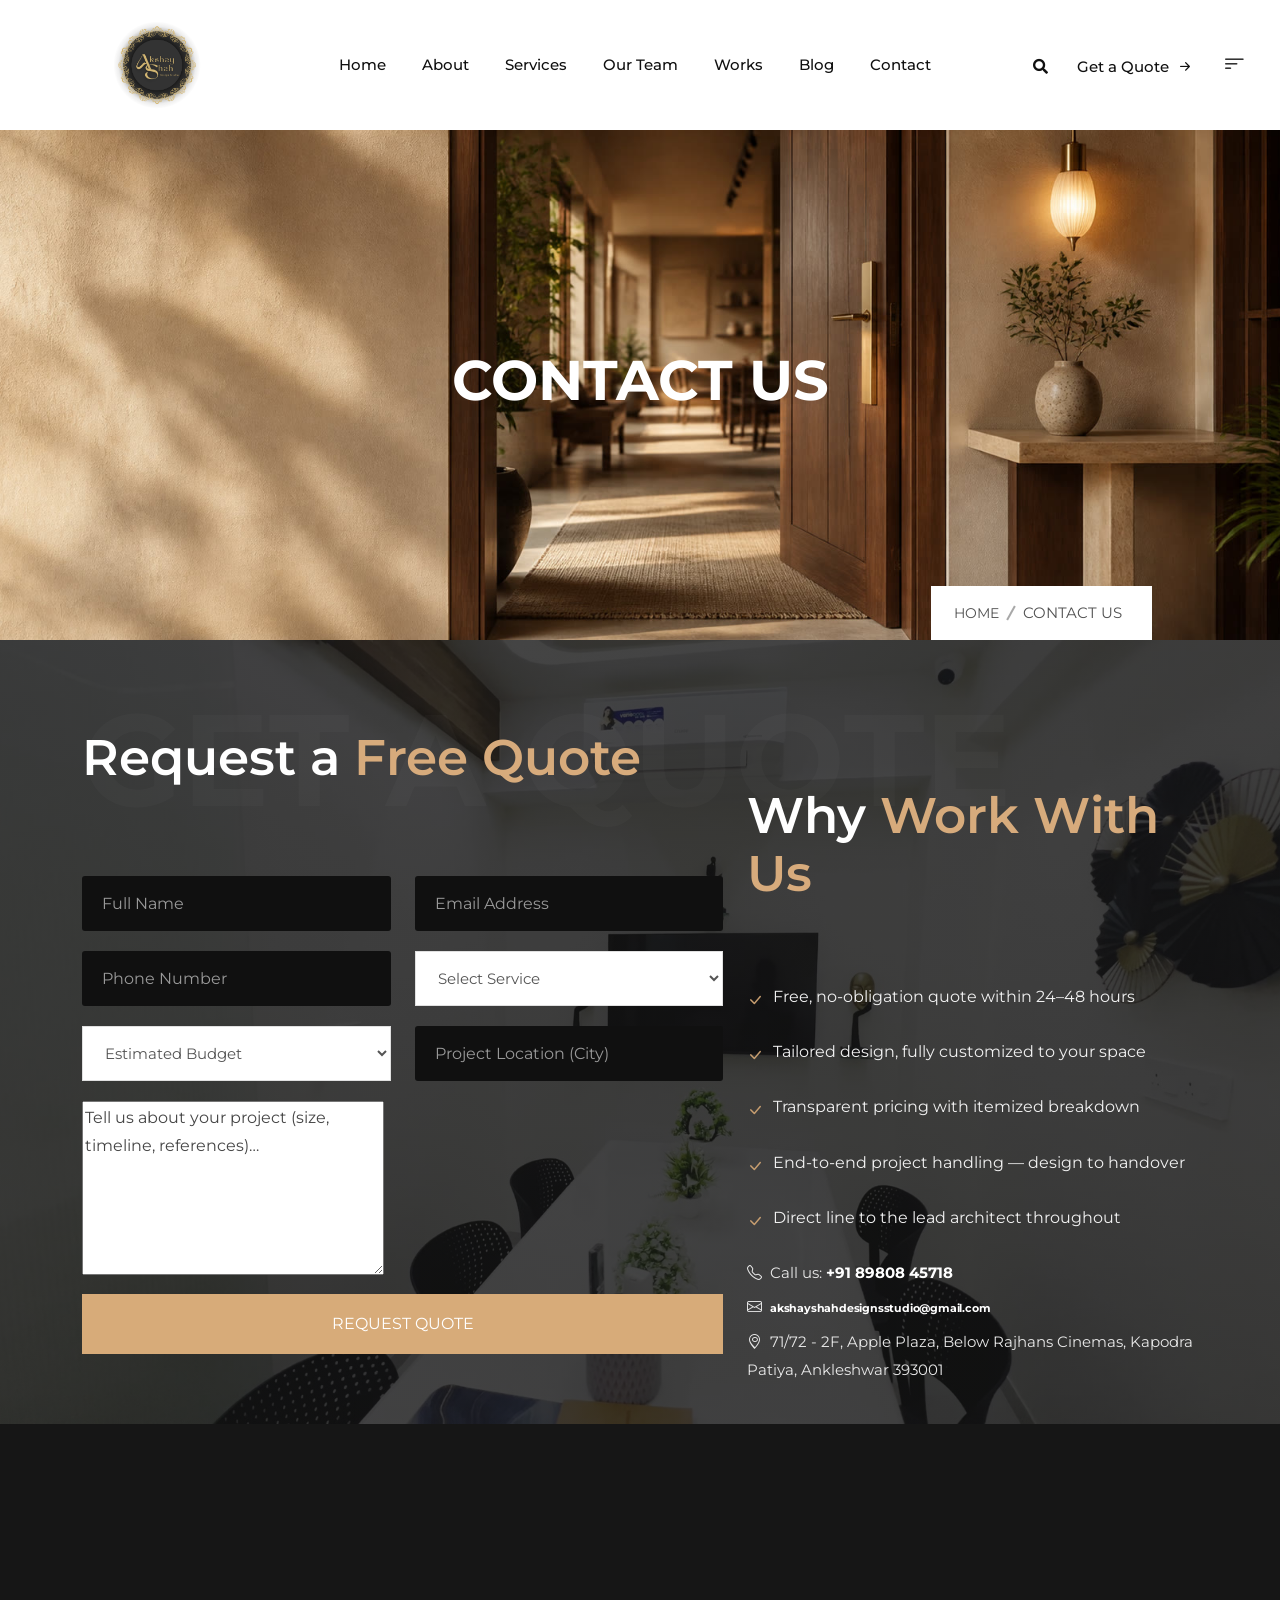
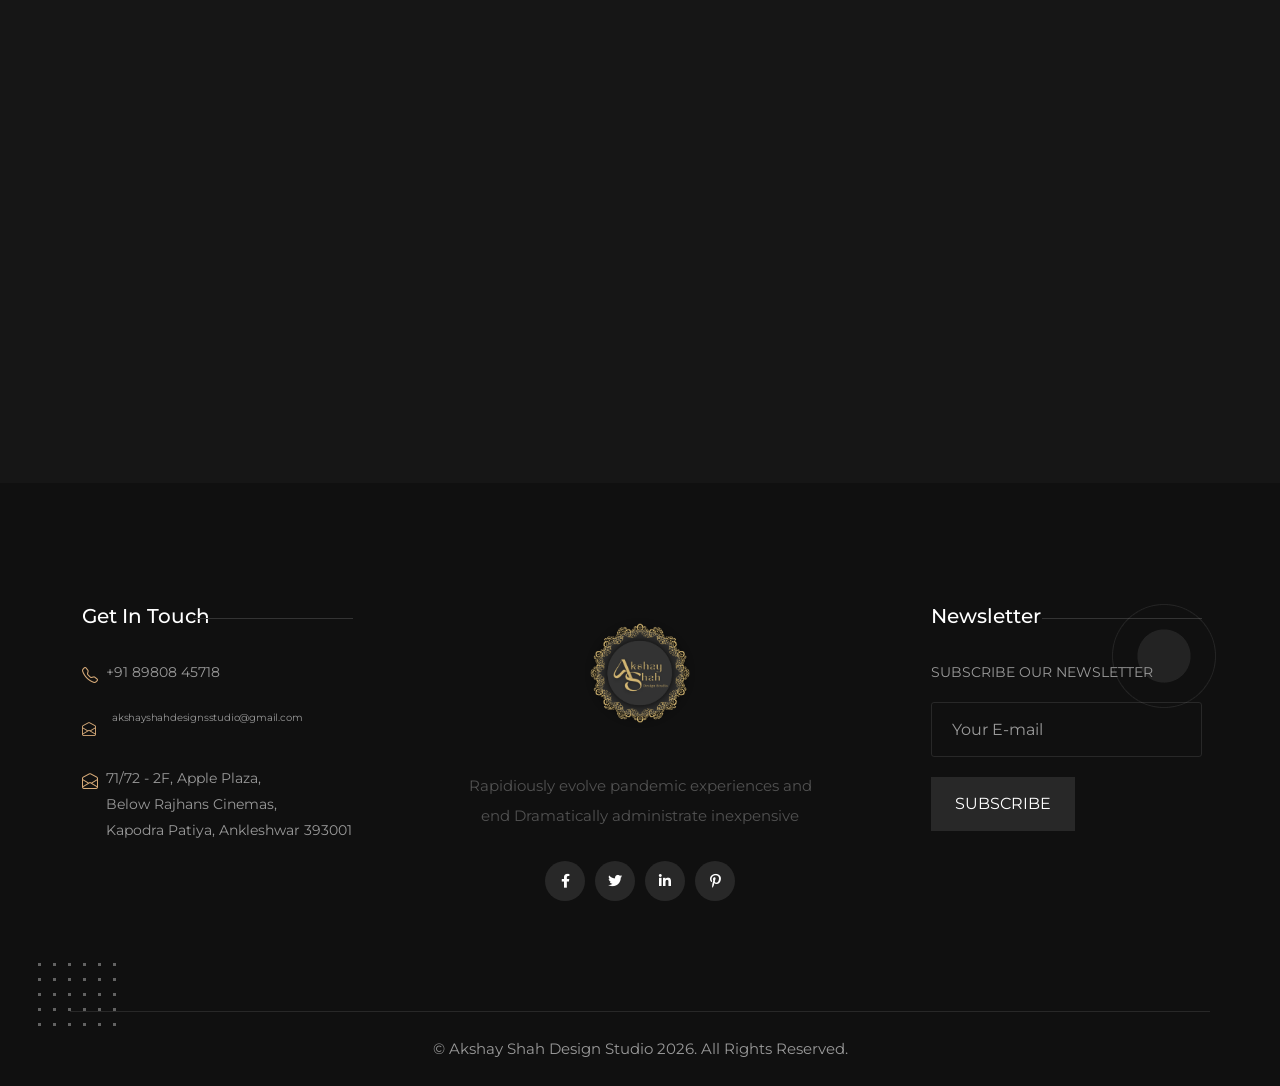
<file: contact.html>
<!DOCTYPE HTML>
<html lang="en-US">

<head>
	<meta charset="UTF-8">
	<meta http-equiv="x-ua-compatible" content="ie=edge">
	<title>Akshay Shah Design Studio — Best Interior Designer in Ankleshwar</title>
	<meta name="description" content="">
	<meta name="viewport" content="width=device-width, initial-scale=1">
	<!-- Favicon -->
	<link rel="icon" type="image/svg+xml" href="assets/images/fav-icon/icon.svg">
	<!-- bootstrap CSS -->
	<link rel="stylesheet" href="assets/css/bootstrap.min.css?v=20260504" type="text/css" media="all">
	<!-- carousel CSS -->
	<link rel="stylesheet" href="assets/css/owl.carousel.min.css?v=20260504" type="text/css" media="all">
	<!-- animate CSS -->
	<link rel="stylesheet" href="assets/css/animate.css?v=20260504" type="text/css" media="all">
	<!-- animated-text CSS -->
	<link rel="stylesheet" href="assets/css/animated-text.css?v=20260504" type="text/css" media="all">
	<!-- font-awesome CSS -->
	<link rel="stylesheet" href="assets/css/all.min.css?v=20260504" type="text/css" media="all">
	<!-- font-flaticon CSS -->
	<link rel="stylesheet" href="assets/css/flaticon.css?v=20260504" type="text/css" media="all">
	<!-- theme-default CSS -->
	<link rel="stylesheet" href="assets/css/theme-default.css?v=20260504" type="text/css" media="all">
	<!-- meanmenu CSS -->
	<link rel="stylesheet" href="assets/css/meanmenu.min.css?v=20260504" type="text/css" media="all">
	<!-- transitions CSS -->
	<link rel="stylesheet" href="assets/css/owl.transitions.css?v=20260504" type="text/css" media="all">
	<!-- venobox CSS -->
	<link rel="stylesheet" href="venobox/venobox.css?v=20260504" type="text/css" media="all">

	<!-- bootstrap icons -->
	<link rel="stylesheet" href="assets/css/bootstrap-icons.css?v=20260504" type="text/css" media="all">

	<!-- Main Style CSS -->
	<link rel="stylesheet" href="assets/css/style.css?v=20260504" type="text/css" media="all">
	<!-- responsive CSS -->
	<link rel="stylesheet" href="assets/css/responsive.css?v=20260504" type="text/css" media="all">

	<!-- modernizr js -->
	<script src="assets/js/vendor/modernizr-3.5.0.min.js?v=20260504"></script>
</head>

<body>


	<!-- loder -->
	 <div class="loader-wrapper">
		<div class="loader"></div>
		<div class="loder-section left-section"></div>
		<div class="loder-section right-section"></div>
	</div> 



	<!--==================================================-->
	<!-- Start Main Menu Area -->
	<!--==================================================-->
	<div id="sticky-header" class="hendre_nav_manu two">
		<div class="container-fluid">
			<div class="row align-items-center">
				<div class="col-lg-2">
					<div class="logo">
						<a class="logo_img" href="index.html" title="Akshay Shah Design Studio">
							<img src="assets/images/logo-asds.png" alt="logo">
						</a>
						<a class="main_sticky" href="index.html" title="Akshay Shah Design Studio">
							<img src="assets/images/logo-asds.png" alt="logo">
						</a>
					</div>
				</div>
				<div class="col-lg-7">
					<nav class="hendre_menu">
						<ul class="nav_scroll">
							<li><a href="index.html">Home</a></li>
							<li><a href="about.html">About </a></li>
							<li><a href="service.html">Services</a></li>
							<li><a href="team.html">Our Team</a></li>
							<li><a href="portfolio.html">Works</a></li>
							<li><a href="blog-grid.html">Blog</a></li>
							<li><a href="contact.html">Contact</a></li>
						</ul>
					</nav>
				</div>
				<div class="col-lg-3">
					<div class="header-src-box">
						<div class="header-icon">
							<div class="search-box-btn search-box-outer style_two">
								<i class="fas fa-search"></i>
							</div>
						</div>
						<div class="header-button two">
							<a href="contact.html#quote">Get a Quote <i class="bi bi-arrow-right-short"></i></a>
						</div>
						<div class="sidebar-btn style_two">
							<div class="nav-btn navSidebar-button style_two"><span><i class="bi bi-filter-left"></i></span></div>							
						</div>
					</div>
				</div>
			</div>
		</div>
	</div>

	<!--  Mobile Menu Area -->
	<div class="mobile-menu-area sticky d-sm-block d-md-block d-lg-none ">
		<div class="mobile-menu">
			<nav class="hendre_menu">
				<ul class="nav_scroll">
					<li><a href="index.html">Home</a></li>
							<li><a href="about.html">About </a></li>
							<li><a href="service.html">Services</a></li>
							<li><a href="team.html">Our Team</a></li>
							<li><a href="portfolio.html">Works</a></li>
							<li><a href="blog-grid.html">Blog</a></li>
							<li><a href="contact.html">Contact</a></li>
				</ul>
			</nav>
		</div>
	</div>
	<!--==================================================-->
	<!-- End  Mobile Menu Area -->
	<!--==================================================-->


	<!--==================================================-->
	<!-- Sidebar Cart Item -->
	<!--==================================================-->
	
	<div class="xs-sidebar-group info-group">
		<div class="xs-overlay xs-bg-black"></div>
		<div class="xs-sidebar-widget">
			<div class="sidebar-widget-container">
				<div class="widget-heading">
					<a href="#" class="close-side-widget">
						<i class="far fa-times-circle"></i>
					</a>
				</div>
				<div class="sidebar-textwidget">
					<!-- Sidebar Info Content -->
					<div class="sidebar-info-contents">
						<div class="content-inner">
							<div class="nav-logo">
								<a href="index.html"><img src="assets/images/logo-asds.png" alt="sid img" ></a>
							</div>
							<div class="row padding-two">
								<div class="col-lg-6">
									<div class="content-thumb-box">
										<img src="assets/images/resource/insta-4.jpg" alt="">
									</div>
								</div>
								<div class="col-lg-6">
									<div class="content-thumb-box">
										<img src="assets/images/resource/insta-5.jpg" alt="">
									</div>
								</div>
								<div class="col-lg-6">
									<div class="content-thumb-box">
										<img src="assets/images/resource/insta-2.jpg" alt="">
									</div>
								</div>
								<div class="col-lg-6">
									<div class="content-thumb-box">
										<img src="assets/images/resource/insta-1.jpg" alt="">
									</div>
								</div>
							</div>
							<div class="contact-info">
								<h2>Contact Info</h2>
								<ul class="list-style-one">
									<li><i class="bi bi-envelope"></i>71/72 - 2F, Apple Plaza, Below Rajhans Cinemas, Kapodra Patiya, Ankleshwar 393001</li>
									<li><i class="bi bi-envelope"></i><a href="tel:+918980845718" style="color:inherit;">+91 89808 45718</a></li>
									<li style="display:flex;align-items:center;gap:8px;flex-wrap:nowrap;"><i class="bi bi-envelope" style="flex:0 0 auto;font-size:14px;"></i><a href="mailto:akshayshahdesignsstudio@gmail.com" style="display:inline-block;color:inherit;text-decoration:none;font-size:10px;line-height:1.2;letter-spacing:-0.2px;white-space:nowrap;overflow:hidden;text-overflow:ellipsis;flex:1 1 auto;min-width:0;">akshayshahdesignsstudio@gmail.com</a></li>
									<li><i class="bi bi-envelope"></i>Mon-Sat: 10.00 to 19.00 &nbsp;·&nbsp; Sun: Closed</li>
								</ul>
							</div>
							<!-- Social Box -->
							<ul class="social-box">
								<li class="facebook"><a href="#" class="fab fa-facebook-f"></a></li>
								<li class="twitter"><a href="#" class="fab fa-instagram"></a></li>
								<li class="linkedin"><a href="#" class="fab fa-twitter"></a></li>
								<li class="instagram"><a href="#" class="fab fa-pinterest-p"></a></li>
								<li class="youtube"><a href="#" class="fab fa-linkedin-in"></a></li>
							</ul>
						</div>
					</div>		
				</div>
			</div>
		</div>
	</div>

	<!--==================================================-->
	<!--End Sidebar Cart Item -->
	<!--==================================================-->


	<!--==================================================-->
	<!-- Start breadcumb-area -->
	<!--==================================================-->

	<div class="breadcumb-area d-flex align-items-center" style="background-image:url('assets/images/resource/banner-contact.jpg');background-size:cover;background-position:center;">
		<div class="container">
			<div class="row">
				<div class="col-lg-12">
					<div class="breadcumb-content">
						<h1>Contact Us</h1>
						<ul>
							<li><a href="index.html">Home</a></li>
							<li>Contact Us </li>
						</ul>
					</div>
				</div>
			</div>
		</div>
	</div>

	<!--==================================================-->
	<!-- End breadcumb-area -->
	<!--==================================================-->


	<!--==================================================-->
	<!-- Start quote-area -->
	<!--==================================================-->
	<div id="quote" class="contact-area-inner upper" style="padding-top:80px;padding-bottom:40px;background:linear-gradient(rgba(16,16,16,0.78),rgba(16,16,16,0.78)),url('assets/images/resource/conference-1.jpg') center/cover no-repeat;">
		<div class="container">
			<div class="row align-items-center">
				<div class="col-lg-12">
					<div class="section-title">
						<div class="main-title"><h1>GET A QUOTE</h1></div>
						<div class="sub-title"><h2>Request a <span>Free Quote</span></h2></div>
					</div>
				</div>
			</div>
			<div class="row align-items-center">
				<div class="col-lg-7">
					<div class="single-contact-box upper wow fadeInLeft">
						<div class="contact_from_box">
							<form action="https://formsubmit.co/akshayshahdesignsstudio@gmail.com" method="POST" id="quote-form">
								<!-- FormSubmit configuration -->
								<input type="hidden" name="_subject" value="New Quote Request — Akshay Shah Design Studio">
								<input type="hidden" name="_template" value="table">
								<input type="hidden" name="_captcha" value="false">
								<input type="hidden" name="_next" value="https://akshay-shah-design-studio.vercel.app/contact.html?quote=sent#quote">
								<input type="text" name="_honey" style="display:none">
								<div class="row">
									<div class="col-lg-6">
										<div class="form_box">
											<input type="text" name="name" placeholder="Full Name" required>
										</div>
									</div>
									<div class="col-lg-6">
										<div class="form_box">
											<input type="email" name="email" placeholder="Email Address" required>
										</div>
									</div>
									<div class="col-lg-6">
										<div class="form_box">
											<input type="tel" name="phone" placeholder="Phone Number">
										</div>
									</div>
									<div class="col-lg-6">
										<div class="form_box">
											<select id="quote-service-select" name="service" required style="width:100%;height:55px;padding:0 18px;border:1px solid #e0e0e0;background:#fff;color:#555;">
												<option value="">Select Service</option>
												<option>Architecture Design</option>
												<option>Interior Design</option>
												<option>Furniture Design</option>
												<option>3D Modelling</option>
												<option>2D Plans</option>
												<option>3D Model</option>
												<option>Elevation</option>
												<option>AutoCAD &amp; SketchUp Training School</option>
												<option>Interior Design Certified Course</option>
												<option>Other</option>
											</select>
										</div>
									</div>
									<div class="col-lg-6">
										<div class="form_box">
											<select name="budget" style="width:100%;height:55px;padding:0 18px;border:1px solid #e0e0e0;background:#fff;color:#555;">
												<option value="">Estimated Budget</option>
												<option>Under ₹1,00,000</option>
												<option>₹1,00,000 – ₹5,00,000</option>
												<option>₹5,00,000 – ₹15,00,000</option>
												<option>₹15,00,000 – ₹50,00,000</option>
												<option>Above ₹50,00,000</option>
											</select>
										</div>
									</div>
									<div class="col-lg-6">
										<div class="form_box">
											<input type="text" name="location" placeholder="Project Location (City)">
										</div>
									</div>
									<div class="col-lg-12">
										<div class="form_box">
											<textarea name="message" cols="30" rows="6" placeholder="Tell us about your project (size, timeline, references)…" required></textarea>
										</div>
										<div class="quote_button">
											<button class="btn" type="submit">REQUEST QUOTE</button>
										</div>
									</div>
								</div>
							</form>
							<div id="quote-status"></div>
						</div>
					</div>
				</div>
				<div class="col-lg-5">
					<div class="single-contact-box wow fadeInRight">
						<div class="section-title">
							<div class="sub-title"><h2>Why <span>Work With Us</span></h2></div>
						</div>
						<ul class="list-style-one" style="line-height:2.2;font-size:16px;color:#f1f1f1;">
							<li style="color:#f1f1f1;"><i class="bi bi-check-lg" style="color:#C79E70;"></i> Free, no-obligation quote within 24–48 hours</li>
							<li style="color:#f1f1f1;"><i class="bi bi-check-lg" style="color:#C79E70;"></i> Tailored design, fully customized to your space</li>
							<li style="color:#f1f1f1;"><i class="bi bi-check-lg" style="color:#C79E70;"></i> Transparent pricing with itemized breakdown</li>
							<li style="color:#f1f1f1;"><i class="bi bi-check-lg" style="color:#C79E70;"></i> End-to-end project handling — design to handover</li>
							<li style="color:#f1f1f1;"><i class="bi bi-check-lg" style="color:#C79E70;"></i> Direct line to the lead architect throughout</li>
						</ul>
						<div style="margin-top:20px;">
							<p style="margin:0;color:#e8e8e8;"><i class="bi bi-telephone"></i> &nbsp;Call us: <strong style="color:#fff;">+91 89808 45718</strong></p>
							<p style="margin:6px 0 0;color:#e8e8e8;"><i class="bi bi-envelope"></i> &nbsp;<a href="mailto:akshayshahdesignsstudio@gmail.com" style="color:#fff;text-decoration:none;font-weight:bold;font-size:11px;letter-spacing:-0.2px;">akshayshahdesignsstudio@gmail.com</a></p>
							<p style="margin:6px 0 0;color:#e8e8e8;"><i class="bi bi-geo-alt"></i> &nbsp;71/72 - 2F, Apple Plaza, Below Rajhans Cinemas, Kapodra Patiya, Ankleshwar 393001</p>
						</div>
					</div>
				</div>
			</div>
		</div>
	</div>
	<script>
		(function(){
			var params = new URLSearchParams(location.search);

			// 1) Success banner after FormSubmit redirect
			if (params.get('quote') === 'sent') {
				var s = document.getElementById('quote-status');
				if (s) {
					s.innerHTML = '<div style="margin-top:20px;padding:14px 20px;background:#e8f5e9;border-left:4px solid #2e7d32;color:#2e7d32;">&#10003; Thank you! Your quote request has been received. We will get back within 24-48 hours.</div>';
				}
			}

			// 2) Pre-fill the service dropdown from ?service=... (used by pricing-card "Get a Quote" buttons)
			var svcParam = params.get('service');
			var sel = document.getElementById('quote-service-select');
			if (svcParam && sel) {
				var wanted = svcParam.replace(/\+/g, ' ').trim().toLowerCase();
				var matched = false;
				for (var i = 0; i < sel.options.length; i++) {
					if (sel.options[i].value.toLowerCase() === wanted ||
						sel.options[i].text.toLowerCase() === wanted) {
						sel.selectedIndex = i;
						matched = true;
						break;
					}
				}
				// If the param doesn't match any option, add a temporary one
				if (!matched) {
					var opt = document.createElement('option');
					opt.text = svcParam.replace(/\+/g, ' ');
					opt.selected = true;
					sel.add(opt);
				}
			}

			// 3) Scroll to #quote when the URL has either #quote, ?service=..., or ?quote=sent
			if (location.hash === '#quote' || svcParam || params.get('quote') === 'sent') {
				var q = document.getElementById('quote');
				if (q) setTimeout(function(){ q.scrollIntoView({behavior:'smooth', block:'start'}); }, 100);
			}
		})();
	</script>
	<!--==================================================-->
	<!-- End quote-area -->
	<!--==================================================-->


	<!--==================================================-->



	<!--==================================================-->
	<!-- Start map Location  -->
	<!--===================================================-->
	<div class="map-section">
		<div class="container">
			<div class="row mg-pt">
				<div class="col-lg-12 p-0">
					<iframe
						src="https://www.google.com/maps?q=Akshay+Shah+Design+Studio+Apple+Plaza+Ankleshwar&t=&z=17&ie=UTF8&iwloc=&output=embed"
						width="1920" height="520" style="border:0;" allowfullscreen="" aria-hidden="false"
						tabindex="0"></iframe>
				</div>
			</div>
		</div>
	</div>

	<!--==================================================-->
	<!-- Start map Location -->
	<!--===================================================-->



	<!--==================================================-->
	<!-- Start Footer Section  -->
	<!--==================================================-->

	<div class="footer-section"> 
		<div class="container">
			<div class="row">
				<div class="col-lg-4 col-md-6">
					<div class="widgets-company-info wow fadeInLeft">
						<div class="widgets-company-content">
							<div class="widgets-company-title">
								<h3>Get In Touch</h3>
							</div>
							<div class="widgets-company-icon-list">
								<ul>
									<li><i class="bi bi-telephone"></i> <a href="tel:+918980845718" style="color:inherit;">+91 89808 45718</a></li>
									<li style="display:flex;align-items:center;gap:8px;flex-wrap:nowrap;"><i class="bi bi-envelope-open" style="flex:0 0 auto;font-size:14px;"></i><a href="mailto:akshayshahdesignsstudio@gmail.com" style="display:inline-block;color:inherit;text-decoration:none;font-size:10px;line-height:1.2;letter-spacing:-0.2px;white-space:nowrap;overflow:hidden;text-overflow:ellipsis;flex:1 1 auto;min-width:0;">akshayshahdesignsstudio@gmail.com</a></li>
									<li><i class="bi bi-envelope-open"></i> 71/72 - 2F, Apple Plaza,<br>Below Rajhans Cinemas,<br>Kapodra Patiya, Ankleshwar 393001</li>
								</ul>
							</div>
						</div>
					</div>					
				</div>
				<div class="col-lg-4 col-md-6">
					<div class="widgets-company-info-box wow fadeInUp">
						<div class="elaction-logo">
							<a class="logo_thumb" href="index.html" title="Akshay Shah Design Studio">
								<img src="assets/images/logo-asds.png" alt="images">
							</a>
						</div>
						<div class="company-info-desc">
							<p> Rapidiously evolve pandemic experiences and end Dramatically administrate inexpensive </p>
						</div>
						<div class="footer-icon-list">
							<ul>
								<li><a href="#"> <i class="fab fa-facebook-f"></i></a></li>
								<li><a href="#"> <i class="fab fa-twitter"> </i> </a></li>
								<li><a href="#"> <i class="fab fa-linkedin-in"></i></a></li>
								<li><a href="#"> <i class="fab fa-pinterest-p"></i></a></li>
							</ul>
						</div>
					</div>					
				</div>
				<div class="col-lg-4 col-md-6">
					<div class="widgets-companys-infos wow fadeInRight">
						<div class="widgets-company-content">
							<div class="widgets-company-title">
								<h3>Newsletter</h3>
							</div>
							<div class="subscribes-box">
								<form action="https://formspree.io/f/myyleorq" method="POST" id="dreamit-form">
									<div class="subscribe_form-title">
										<h3>Subscribe Our Newsletter</h3>
									</div>
									<div class="subscribe_form">
										<div class="form_box">
											<input type="email" name="email" placeholder="Your E-mail">
										</div>
										<button type="submit" class="btns">Subscribe</button>
									</div>
								</form>
							</div>
						</div>
					</div>					
				</div>
			</div>
			<div class="row mg-tp align-items-center">
				<div class="col-lg-12">
					<div class="copy-rights">
						<h4>© Akshay Shah Design Studio 2026. All Rights Reserved.</h4>
					</div>
					<div class="footer-shap bounce-animate3">
						<img src="assets/images/resource/counter-shape.png" alt="">
					</div>
					<div class="footer-shape dance">
						<img src="assets/images/resource/border.png" alt="">
					</div>
				</div>
			</div>
		</div>
	</div>	

	<!--==================================================-->
	<!-- End  Footer Section  -->
	<!--==================================================-->



	<!--==================================================-->
	<!-- Start copyright Section  -->
	<!--==================================================-->

	<div class="copyright-section d-flex align-items-center"> 
		<div class="container">
			
		</div>
	</div>	

	<!--==================================================-->
	<!-- End copyright Section  -->
	<!--==================================================-->



	<!--==================================================-->
	<!-- Start Search Popup Area -->
	<!--==================================================-->

	<div class="search-popup">
		<button class="close-search style-two"><i class="fa fa-times"></i></button>
		<button class="close-search"><i class="fas fa-arrow-up"></i></button>
		<form method="post" action="#">
			<div class="form-group">
				<input type="search" name="search-field" value="" placeholder="Search Here" required="">
				<button type="submit"><i class="fa fa-search"></i></button>
			</div>
		</form>
	</div>



	<!--==================================================-->
	<!-- Start scrollup section Area -->
	<!--==================================================-->
	<div class="prgoress_indicator">
		<svg class="progress-circle svg-content" width="100%" height="100%" viewBox="-1 -1 102 102">
		<path d="M50,1 a49,49 0 0,1 0,98 a49,49 0 0,1 0,-98" />
		</svg>
	</div>
	<!--==================================================-->
	<!-- Start scrollup section Area -->
	<!--==================================================-->



	<!--==================================================-->
	<!-- Start Curser Section Here -->
	<!--==================================================-->
	<!--==================================================-->
	<!-- Ends Curser Section Here -->
	<!--==================================================-->



	<!-- jquery js -->
	<script src="assets/js/vendor/jquery-3.6.2.min.js?v=20260504"></script>
	<!-- bootstrap js -->
	<script src="assets/js/bootstrap.min.js?v=20260504"></script>
	<!-- carousel js -->
	<script src="assets/js/owl.carousel.min.js?v=20260504"></script>
	<!-- counterup js -->
	<script src="assets/js/jquery.counterup.min.js?v=20260504"></script>
	<!-- waypoints js -->
	<script src="assets/js/waypoints.min.js?v=20260504"></script>
	<!-- wow js -->
	<script src="assets/js/wow.js?v=20260504"></script>
	<!-- imagesloaded js -->
	<script src="assets/js/imagesloaded.pkgd.min.js?v=20260504"></script>
	<!-- venobox js -->
	<script src="venobox/venobox.js?v=20260504"></script>

	<!--  animated-text js -->
	<script src="assets/js/animated-text.js?v=20260504"></script>
	<!-- venobox min js -->
	<script src="venobox/venobox.min.js?v=20260504"></script>
	<!-- isotope js -->
	<script src="assets/js/isotope.pkgd.min.js?v=20260504"></script>
	<!-- jquery meanmenu js -->
	<script src="assets/js/jquery.meanmenu.js?v=20260504"></script>

	<!-- jquery scrollup js -->
	<script src="assets/js/jquery.scrollUp.js?v=20260504"></script>

	<script src="assets/js/jquery.barfiller.js?v=20260504"></script>
	<!-- jquery js -->

	<script src="assets/js/popper.min.js?v=20260504"></script>

	<!-- theme js -->
	<script src="assets/js/theme.js?v=20260504"></script>


</body>

</html>
</file>
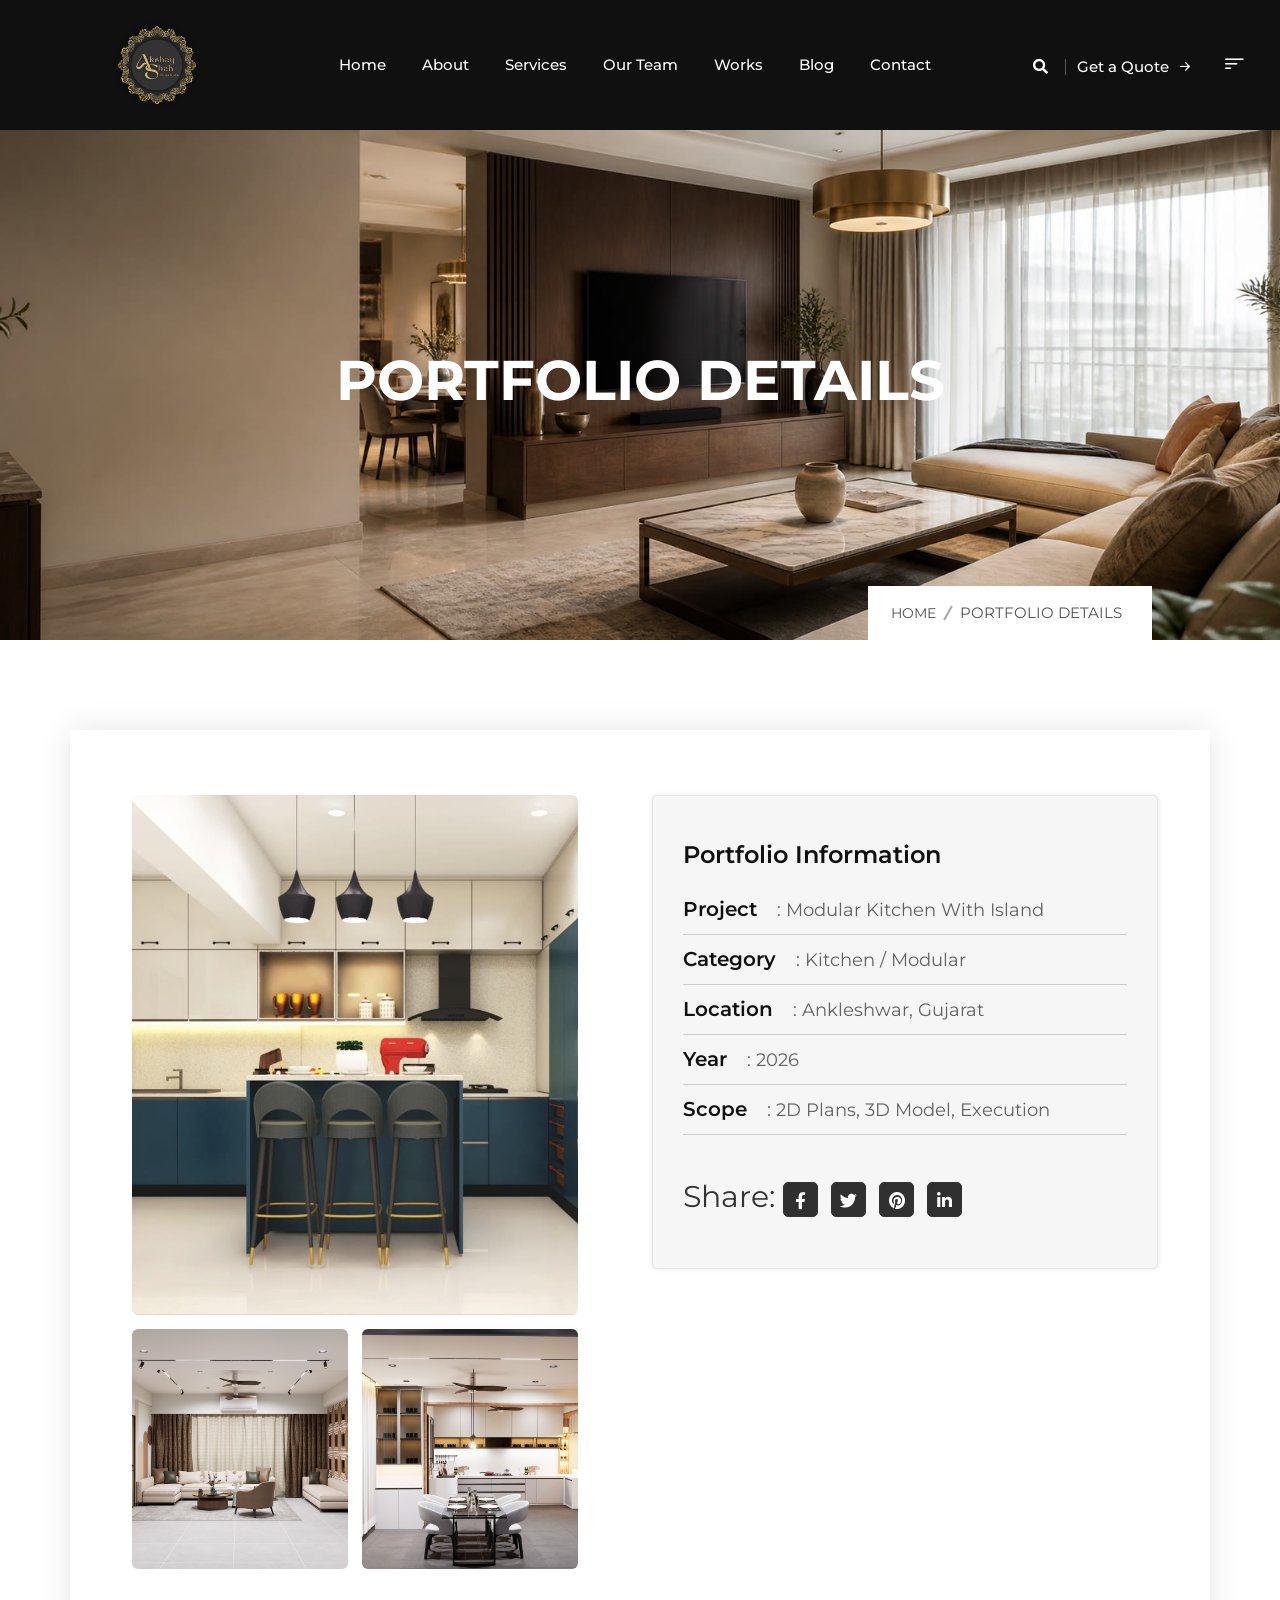
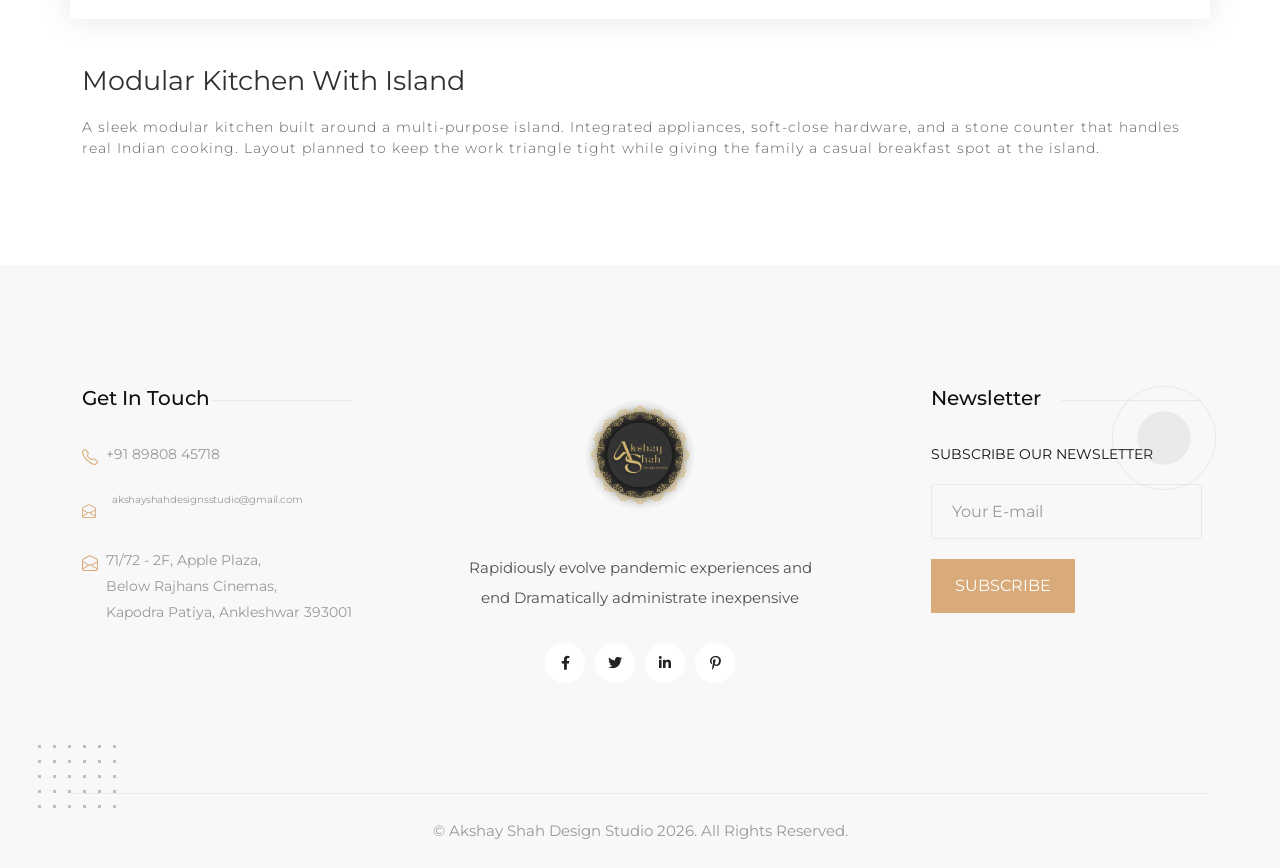
<file: portfolio-details.html>
<!DOCTYPE HTML>
<html lang="en-US">

<head>
	<meta charset="UTF-8">
	<meta http-equiv="x-ua-compatible" content="ie=edge">
	<title>Akshay Shah Design Studio — Best Interior Designer in Ankleshwar</title>
	<meta name="description" content="">
	<meta name="viewport" content="width=device-width, initial-scale=1">
	<!-- Favicon -->
	<link rel="icon" type="image/svg+xml" href="assets/images/fav-icon/icon.svg">
	<!-- bootstrap CSS -->
	<link rel="stylesheet" href="assets/css/bootstrap.min.css?v=20260504" type="text/css" media="all">
	<!-- carousel CSS -->
	<link rel="stylesheet" href="assets/css/owl.carousel.min.css?v=20260504" type="text/css" media="all">
	<!-- animate CSS -->
	<link rel="stylesheet" href="assets/css/animate.css?v=20260504" type="text/css" media="all">
	<!-- animated-text CSS -->
	<link rel="stylesheet" href="assets/css/animated-text.css?v=20260504" type="text/css" media="all">
	<!-- font-awesome CSS -->
	<link rel="stylesheet" href="assets/css/all.min.css?v=20260504" type="text/css" media="all">
	<!-- font-flaticon CSS -->
	<link rel="stylesheet" href="assets/css/flaticon.css?v=20260504" type="text/css" media="all">
	<!-- theme-default CSS -->
	<link rel="stylesheet" href="assets/css/theme-default.css?v=20260504" type="text/css" media="all">
	<!-- meanmenu CSS -->
	<link rel="stylesheet" href="assets/css/meanmenu.min.css?v=20260504" type="text/css" media="all">
	<!-- transitions CSS -->
	<link rel="stylesheet" href="assets/css/owl.transitions.css?v=20260504" type="text/css" media="all">
	<!-- venobox CSS -->
	<link rel="stylesheet" href="venobox/venobox.css?v=20260504" type="text/css" media="all">

	<!-- bootstrap icons -->
	<link rel="stylesheet" href="assets/css/bootstrap-icons.css?v=20260504" type="text/css" media="all">

	<!-- Main Style CSS -->
	<link rel="stylesheet" href="assets/css/style.css?v=20260504" type="text/css" media="all">
	<!-- responsive CSS -->
	<link rel="stylesheet" href="assets/css/responsive.css?v=20260504" type="text/css" media="all">

	<!-- modernizr js -->
	<script src="assets/js/vendor/modernizr-3.5.0.min.js?v=20260504"></script>
</head>

<body>


	<!-- loder -->
	 <div class="loader-wrapper">
		<div class="loader"></div>
		<div class="loder-section left-section"></div>
		<div class="loder-section right-section"></div>
	</div> 



	<!--==================================================-->
	<!-- Start Main Menu Area -->
	<!--==================================================-->
	<div id="sticky-header" class="hendre_nav_manu">
		<div class="container-fluid">
			<div class="row align-items-center">
				<div class="col-lg-2">
					<div class="logo">
						<a class="logo_img" href="index.html" title="Akshay Shah Design Studio">
							<img src="assets/images/logo-asds.png" alt="logo">
						</a>
						<a class="main_sticky" href="index.html" title="Akshay Shah Design Studio">
							<img src="assets/images/logo-asds.png" alt="logo">
						</a>
					</div>
				</div>
				<div class="col-lg-7">
					<nav class="hendre_menu">
						<ul class="nav_scroll">
							<li><a href="index.html">Home</a></li>
					<li><a href="about.html">About </a></li>
					<li><a href="service.html">Services</a></li>
					<li><a href="team.html">Our Team</a></li>
					<li><a href="portfolio.html">Works</a></li>
					<li><a href="blog-grid.html">Blog</a></li>
					<li><a href="contact.html">Contact</a></li>
						</ul>
					</nav>
				</div>
				<div class="col-lg-3">
					<div class="header-src-box">
						<div class="header-icon">
							<div class="search-box-btn search-box-outer">
								<i class="fas fa-search"></i>
							</div>
						</div>
						<div class="header-button">
							<a href="contact.html#quote">Get a Quote <i class="bi bi-arrow-right-short"></i></a>
						</div>
						<div class="sidebar-btn">
							<div class="nav-btn navSidebar-button"><span><i class="bi bi-filter-left"></i></span></div>							
						</div>
					</div>
				</div>
			</div>
		</div>
	</div>

	<!--  Mobile Menu Area -->
	<div class="mobile-menu-area sticky d-sm-block d-md-block d-lg-none ">
		<div class="mobile-menu">
			<nav class="hendre_menu">
				<ul class="nav_scroll">
					<li><a href="index.html">Home</a></li>
					<li><a href="about.html">About </a></li>
					<li><a href="service.html">Services</a></li>
					<li><a href="team.html">Our Team</a></li>
					<li><a href="portfolio.html">Works</a></li>
					<li><a href="blog-grid.html">Blog</a></li>
					<li><a href="contact.html">Contact</a></li>
				</ul>
			</nav>
		</div>
	</div>
	<!--==================================================-->
	<!-- End  Mobile Menu Area -->
	<!--==================================================-->


	<!--==================================================-->
	<!-- Sidebar Cart Item -->
	<!--==================================================-->
	
	<div class="xs-sidebar-group info-group">
		<div class="xs-overlay xs-bg-black"></div>
		<div class="xs-sidebar-widget">
			<div class="sidebar-widget-container">
				<div class="widget-heading">
					<a href="#" class="close-side-widget">
						<i class="far fa-times-circle"></i>
					</a>
				</div>
				<div class="sidebar-textwidget">
					<!-- Sidebar Info Content -->
					<div class="sidebar-info-contents">
						<div class="content-inner">
							<div class="nav-logo">
								<a href="index.html"><img src="assets/images/logo-asds.png" alt="sid img" ></a>
							</div>
							<div class="row padding-two">
								<div class="col-lg-6">
									<div class="content-thumb-box">
										<img src="assets/images/resource/insta-4.jpg" alt="">
									</div>
								</div>
								<div class="col-lg-6">
									<div class="content-thumb-box">
										<img src="assets/images/resource/insta-5.jpg" alt="">
									</div>
								</div>
								<div class="col-lg-6">
									<div class="content-thumb-box">
										<img src="assets/images/resource/insta-2.jpg" alt="">
									</div>
								</div>
								<div class="col-lg-6">
									<div class="content-thumb-box">
										<img src="assets/images/resource/insta-1.jpg" alt="">
									</div>
								</div>
							</div>
							<div class="contact-info">
								<h2>Contact Info</h2>
								<ul class="list-style-one">
									<li><i class="bi bi-envelope"></i>71/72 - 2F, Apple Plaza, Below Rajhans Cinemas, Kapodra Patiya, Ankleshwar 393001</li>
									<li><i class="bi bi-envelope"></i><a href="tel:+918980845718" style="color:inherit;">+91 89808 45718</a></li>
									<li style="display:flex;align-items:center;gap:8px;flex-wrap:nowrap;"><i class="bi bi-envelope" style="flex:0 0 auto;font-size:14px;"></i><a href="mailto:akshayshahdesignsstudio@gmail.com" style="display:inline-block;color:inherit;text-decoration:none;font-size:10px;line-height:1.2;letter-spacing:-0.2px;white-space:nowrap;overflow:hidden;text-overflow:ellipsis;flex:1 1 auto;min-width:0;">akshayshahdesignsstudio@gmail.com</a></li>
									<li><i class="bi bi-envelope"></i>Mon-Sat: 10.00 to 19.00 &nbsp;·&nbsp; Sun: Closed</li>
								</ul>
							</div>
							<!-- Social Box -->
							<ul class="social-box">
								<li class="facebook"><a href="#" class="fab fa-facebook-f"></a></li>
								<li class="twitter"><a href="#" class="fab fa-instagram"></a></li>
								<li class="linkedin"><a href="#" class="fab fa-twitter"></a></li>
								<li class="instagram"><a href="#" class="fab fa-pinterest-p"></a></li>
								<li class="youtube"><a href="#" class="fab fa-linkedin-in"></a></li>
							</ul>
						</div>
					</div>		
				</div>
			</div>
		</div>
	</div>

	<!--==================================================-->
	<!--End Sidebar Cart Item -->
	<!--==================================================-->



	<!--==================================================-->
	<!-- Start breadcumb-area -->
	<!--==================================================-->

	<div class="breadcumb-area d-flex align-items-center" style="background-image:url('assets/images/resource/banner-portfolio.jpg');background-size:cover;background-position:center;">
		<div class="container">
			<div class="row">
				<div class="col-lg-12">
					<div class="breadcumb-content">
						<h1>Portfolio Details</h1>
						<ul>
							<li><a href="index.html">Home</a></li>
							<li>Portfolio Details </li>
						</ul>
					</div>
				</div>
			</div>
		</div>
	</div>

	<!--==================================================-->
	<!-- End breadcumb-area -->
	<!--==================================================-->


	<!--==================================================-->
	<!-- Start portfolio-details-area-->
	<!--==================================================-->
	<div class="portfolio-details-area">
		<div class="container">
			<div class="row upper">
				<div class="col-lg-6">
					<div class="portfolio-details">
							<div class="portfolio-details-thumb">
								<img id="detail-lead-img" src="assets/images/portfolio/horizontal-1.jpg" alt="" style="width:100%;height:520px;object-fit:cover;border-radius:6px;">
							</div>
							<div id="detail-gallery" style="display:grid;grid-template-columns:1fr 1fr;gap:14px;margin-top:14px;"></div>
						</div>
				</div>
				<div class="col-lg-6">
					<div class="sideber-box">
						<div class="sideber-content">
							<div class="sideber-title">
								<h3>Portfolio Information</h3>
							</div>
						</div>
						<div class="catagories-body">
							<ul>
									<li>Project<span id="detail-project">: —</span></li>
									<li>Category<span id="detail-category">: —</span></li>
									<li>Location<span id="detail-location">: Ankleshwar, Gujarat</span></li>
									<li>Year<span id="detail-year">: 2026</span></li>
									<li>Scope<span id="detail-scope">: —</span></li>
								</ul>
							<div class="catagories-icon">
								<p>Share:
									<a href="#"><i class="fab fa-facebook-f"></i></a>
									<a href="#"><i class="fab fa-twitter"></i></a>					
									<a href="#"><i class="fab fa-pinterest"></i></a>
									<a href="#"><i class="fab fa-linkedin-in"></i></a>
								</p>	
							</div>
						</div>
					</div>
				</div>

			</div>
			<div class="row">
				<div class="sideber-title">
					<h2 id="detail-title">Project Title</h2>
					<p id="detail-desc">Project description.</p>
				</div>
			</div>
		</div>
	</div>



	<!--==================================================-->
	<!-- Start Footer Section  -->
	<!--==================================================-->

	<div class="footer-section upper"> 
		<div class="container">
			<div class="row">
				<div class="col-lg-4 col-md-6">
					<div class="widgets-company-info wow fadeInLeft">
						<div class="widgets-company-content">
							<div class="widgets-company-title">
								<h3>Get In Touch</h3>
							</div>
							<div class="widgets-company-icon-list">
								<ul>
									<li><i class="bi bi-telephone"></i> <a href="tel:+918980845718" style="color:inherit;">+91 89808 45718</a></li>
									<li style="display:flex;align-items:center;gap:8px;flex-wrap:nowrap;"><i class="bi bi-envelope-open" style="flex:0 0 auto;font-size:14px;"></i><a href="mailto:akshayshahdesignsstudio@gmail.com" style="display:inline-block;color:inherit;text-decoration:none;font-size:10px;line-height:1.2;letter-spacing:-0.2px;white-space:nowrap;overflow:hidden;text-overflow:ellipsis;flex:1 1 auto;min-width:0;">akshayshahdesignsstudio@gmail.com</a></li>
									<li><i class="bi bi-envelope-open"></i> 71/72 - 2F, Apple Plaza,<br>Below Rajhans Cinemas,<br>Kapodra Patiya, Ankleshwar 393001</li>
								</ul>
							</div>
						</div>
					</div>					
				</div>
				<div class="col-lg-4 col-md-6">
					<div class="widgets-company-info-box wow fadeInUp">
						<div class="elaction-logo">
							<a class="logo_thumb" href="index.html" title="Akshay Shah Design Studio">
								<img src="assets/images/logo-asds.png" alt="images">
							</a>
						</div>
						<div class="company-info-desc">
							<p> Rapidiously evolve pandemic experiences and end Dramatically administrate inexpensive </p>
						</div>
						<div class="footer-icon-list">
							<ul>
								<li><a href="#"> <i class="fab fa-facebook-f"></i></a></li>
								<li><a href="#"> <i class="fab fa-twitter"> </i> </a></li>
								<li><a href="#"> <i class="fab fa-linkedin-in"></i></a></li>
								<li><a href="#"> <i class="fab fa-pinterest-p"></i></a></li>
							</ul>
						</div>
					</div>					
				</div>
				<div class="col-lg-4 col-md-6">
					<div class="widgets-companys-infos wow fadeInRight">
						<div class="widgets-company-content">
							<div class="widgets-company-title">
								<h3>Newsletter</h3>
							</div>
							<div class="subscribes-box">
								<form action="https://formspree.io/f/myyleorq" method="POST" id="dreamit-form">
									<div class="subscribe_form-title">
										<h3>Subscribe Our Newsletter</h3>
									</div>
									<div class="subscribe_form">
										<div class="form_box">
											<input type="email" name="email" placeholder="Your E-mail">
										</div>
										<button type="submit" class="btns">Subscribe</button>
									</div>
								</form>
								<div id="status"></div>
							</div>
						</div>
					</div>					
				</div>
			</div>
			<div class="row mg-tp align-items-center">
				<div class="col-lg-12">
					<div class="copy-rights">
						<h4>© Akshay Shah Design Studio 2026. All Rights Reserved.</h4>
					</div>
					<div class="footer-shap bounce-animate3">
						<img src="assets/images/resource/counter-shape.png" alt="">
					</div>
					<div class="footer-shape dance">
						<img src="assets/images/resource/border.png" alt="">
					</div>
				</div>
			</div>
		</div>
	</div>	

	<!--==================================================-->
	<!-- End  Footer Section  -->
	<!--==================================================-->



	<!--==================================================-->
	<!-- Start copyright Section  -->
	<!--==================================================-->

	<div class="copyright-section d-flex align-items-center"> 
		<div class="container">
			
		</div>
	</div>	

	<!--==================================================-->
	<!-- End copyright Section  -->
	<!--==================================================-->



	<!--==================================================-->
	<!-- Start Search Popup Area -->
	<!--==================================================-->

	<div class="search-popup">
		<button class="close-search style-two"><i class="fa fa-times"></i></button>
		<button class="close-search"><i class="fas fa-arrow-up"></i></button>
		<form method="post" action="#">
			<div class="form-group">
				<input type="search" name="search-field" value="" placeholder="Search Here" required="">
				<button type="submit"><i class="fa fa-search"></i></button>
			</div>
		</form>
	</div>



	<!--==================================================-->
	<!-- Start scrollup section Area -->
	<!--==================================================-->
	<div class="prgoress_indicator">
		<svg class="progress-circle svg-content" width="100%" height="100%" viewBox="-1 -1 102 102">
		<path d="M50,1 a49,49 0 0,1 0,98 a49,49 0 0,1 0,-98" />
		</svg>
	</div>
	<!--==================================================-->
	<!-- Start scrollup section Area -->
	<!--==================================================-->



	<!--==================================================-->
	<!-- Start Curser Section Here -->
	<!--==================================================-->
	<!--==================================================-->
	<!-- Ends Curser Section Here -->
	<!--==================================================-->



	<!-- jquery js -->
	<script src="assets/js/vendor/jquery-3.6.2.min.js?v=20260504"></script>
	<!-- bootstrap js -->
	<script src="assets/js/bootstrap.min.js?v=20260504"></script>
	<!-- carousel js -->
	<script src="assets/js/owl.carousel.min.js?v=20260504"></script>
	<!-- counterup js -->
	<script src="assets/js/jquery.counterup.min.js?v=20260504"></script>
	<!-- waypoints js -->
	<script src="assets/js/waypoints.min.js?v=20260504"></script>
	<!-- wow js -->
	<script src="assets/js/wow.js?v=20260504"></script>
	<!-- imagesloaded js -->
	<script src="assets/js/imagesloaded.pkgd.min.js?v=20260504"></script>
	<!-- venobox js -->
	<script src="venobox/venobox.js?v=20260504"></script>

	<!--  animated-text js -->
	<script src="assets/js/animated-text.js?v=20260504"></script>
	<!-- venobox min js -->
	<script src="venobox/venobox.min.js?v=20260504"></script>
	<!-- isotope js -->
	<script src="assets/js/isotope.pkgd.min.js?v=20260504"></script>
	<!-- jquery meanmenu js -->
	<script src="assets/js/jquery.meanmenu.js?v=20260504"></script>

	<!-- jquery scrollup js -->
	<script src="assets/js/jquery.scrollUp.js?v=20260504"></script>

	<script src="assets/js/jquery.barfiller.js?v=20260504"></script>
	<!-- jquery js -->

	<script src="assets/js/popper.min.js?v=20260504"></script>

	<!-- theme js -->
	<script src="assets/js/theme.js?v=20260504"></script>


<script>
$(document).ready(function(){

$('.aa').counterUp({
    delay: 10,
    time: 1000
});


});
</script>








<!-- Project detail loader -->
<script>
(function(){
  var projects = {
    1:{title:"Modular Kitchen with Island",
       desc:"A sleek modular kitchen built around a multi-purpose island. Integrated appliances, soft-close hardware, and a stone counter that handles real Indian cooking. Layout planned to keep the work triangle tight while giving the family a casual breakfast spot at the island.",
       lead:"assets/images/projects/kitchen-2.jpg",
       gallery:["assets/images/projects/kitchen-1.jpg","assets/images/projects/kitchen-4.jpg"],
       category:": Kitchen / Modular",
       scope:": 2D plans, 3D model, Execution"},
    2:{title:"Cozy Master Bedroom",
       desc:"A warm, layered master bedroom designed for genuine rest. Wooden veneers, a custom upholstered headboard, indirect lighting, and clever wardrobe planning to maximise floor space without crowding the bed.",
       lead:"assets/images/projects/bedroom-2.jpg",
       gallery:["assets/images/projects/bedroom-1.jpg","assets/images/projects/bedroom-4.jpg"],
       category:": Bedroom",
       scope:": 2D plans, 3D model, Furniture"},
    3:{title:"Open-Plan Living",
       desc:"Living, dining and kitchen unified into one airy, light-filled volume. The kitchen sits behind a low partition, the dining anchors the centre, and the living zone faces the longest sight line for a sense of space.",
       lead:"assets/images/projects/living-kitchen-2.jpg",
       gallery:["assets/images/projects/living-kitchen-1.jpg","assets/images/projects/scene-2.jpg"],
       category:": Living + Kitchen",
       scope:": Full interior design"},
    4:{title:"Contemporary Kitchen",
       desc:"Matte cabinetry, brushed metal handles, and quartz counters that age beautifully. Tall units conceal the fridge and pantry, keeping the surface line clean and uninterrupted.",
       lead:"assets/images/projects/kitchen-4.jpg",
       gallery:["assets/images/projects/kitchen-3.jpg","assets/images/projects/kitchen-1.jpg"],
       category:": Kitchen / Contemporary",
       scope:": 2D plans, 3D model, Execution"},
    5:{title:"Minimal Bedroom Suite",
       desc:"A pared-back palette and clever joinery for a clean, restful suite. Bedroom, walk-in wardrobe and ensuite share a single calm material story — pale woods, soft whites, and warm metallic accents.",
       lead:"assets/images/projects/bedroom-3.jpg",
       gallery:["assets/images/projects/bedroom-1.jpg","assets/images/projects/bedroom-2.jpg"],
       category:": Bedroom Suite",
       scope:": Full interior design"},
    6:{title:"Living Room Refresh",
       desc:"Soft textures, custom upholstery, and a layout designed for real living — TV viewing, casual conversation, and reading by the window all flow naturally without competing for the same space.",
       lead:"assets/images/projects/scene-3.jpg",
       gallery:["assets/images/projects/sofa-1.jpg","assets/images/projects/scene-1.jpg"],
       category:": Living Room",
       scope:": Furniture, Styling, Lighting"}
  };
  var id = parseInt(new URLSearchParams(location.search).get("id"),10);
  var p = projects[id] || projects[1];
  function set(idAttr,val){var el=document.getElementById(idAttr);if(el)el.textContent=val;}
  document.getElementById("detail-lead-img").src = p.lead;
  set("detail-title", p.title);
  set("detail-desc", p.desc);
  set("detail-project", ": "+p.title);
  set("detail-category", p.category);
  set("detail-scope", p.scope);
  // fill gallery
  var g = document.getElementById("detail-gallery");
  if(g){
    g.innerHTML = p.gallery.map(function(src){
      return '<img src="'+src+'" alt="" style="width:100%;height:240px;object-fit:cover;border-radius:6px;">';
    }).join("");
  }
  // update <title> tag
  document.title = p.title + " — Akshay Shah Design Studio";
})();
</script>

</body>

</html>
</file>
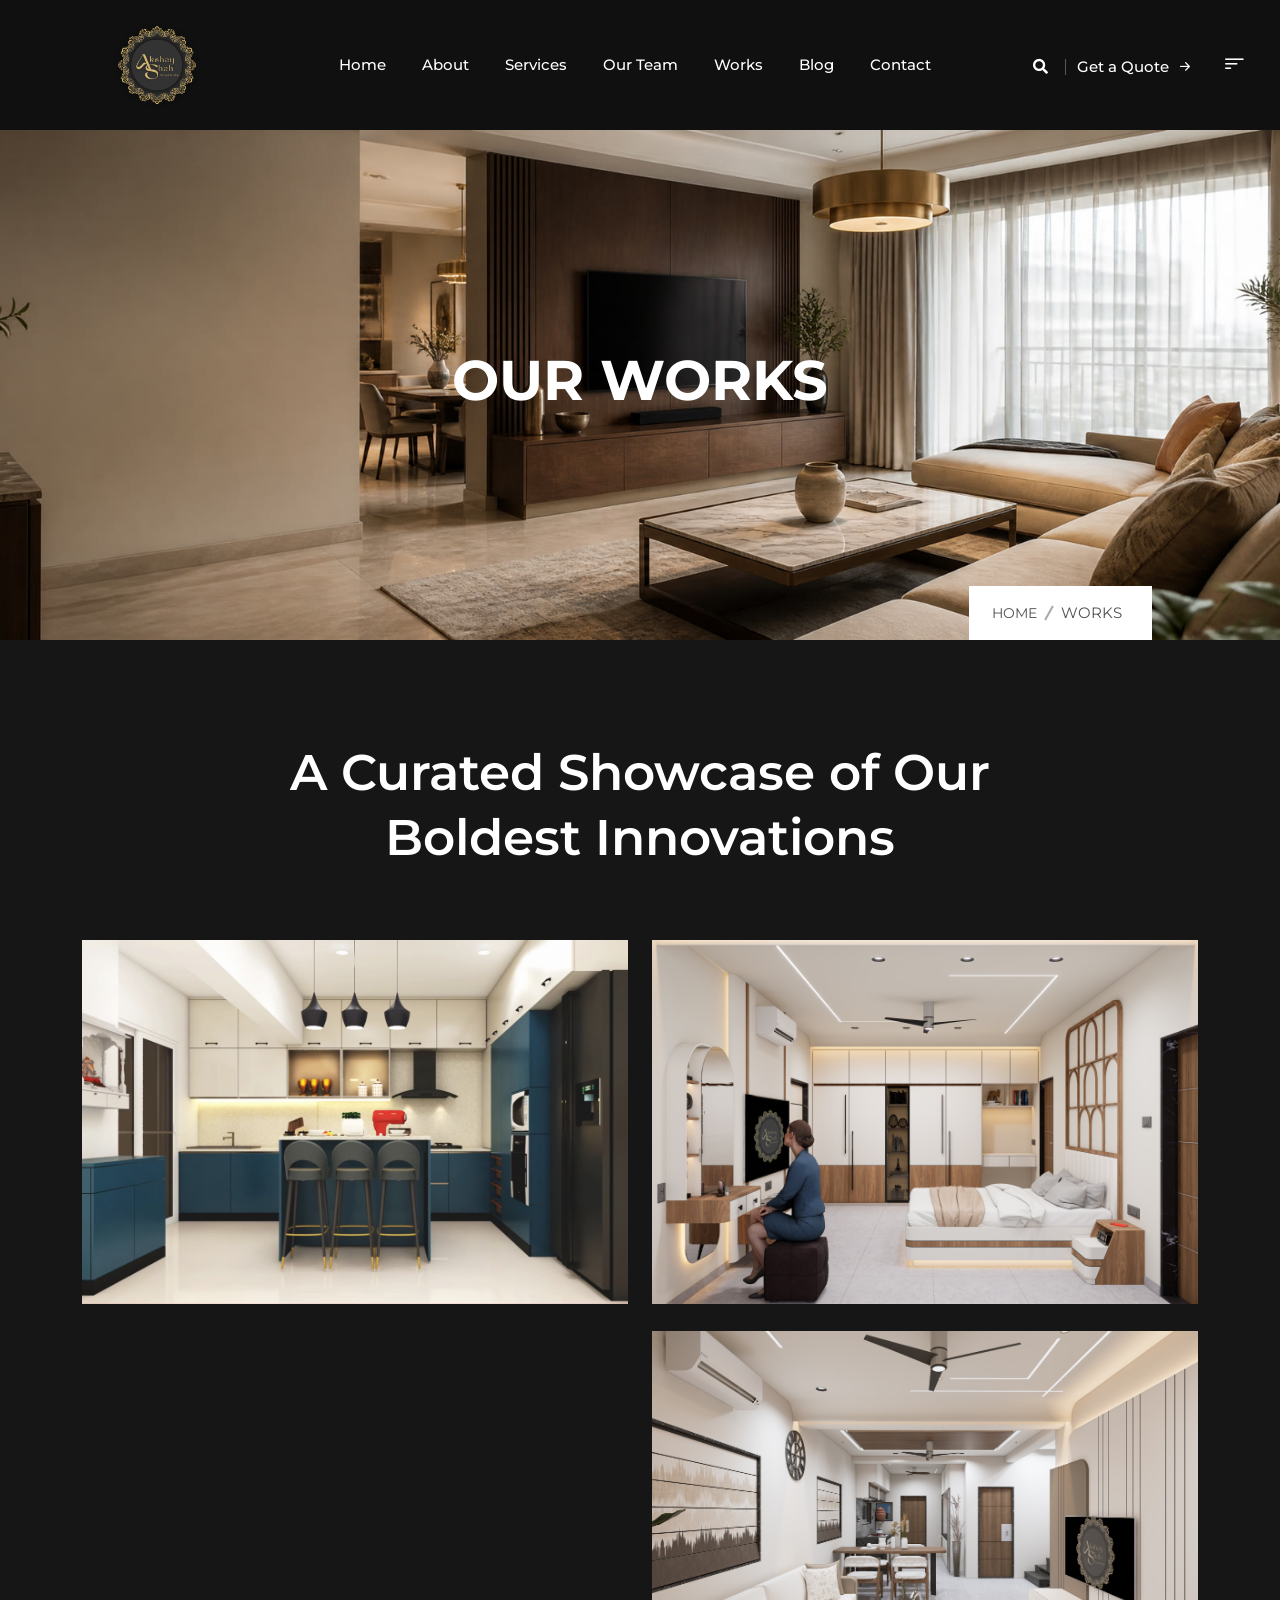
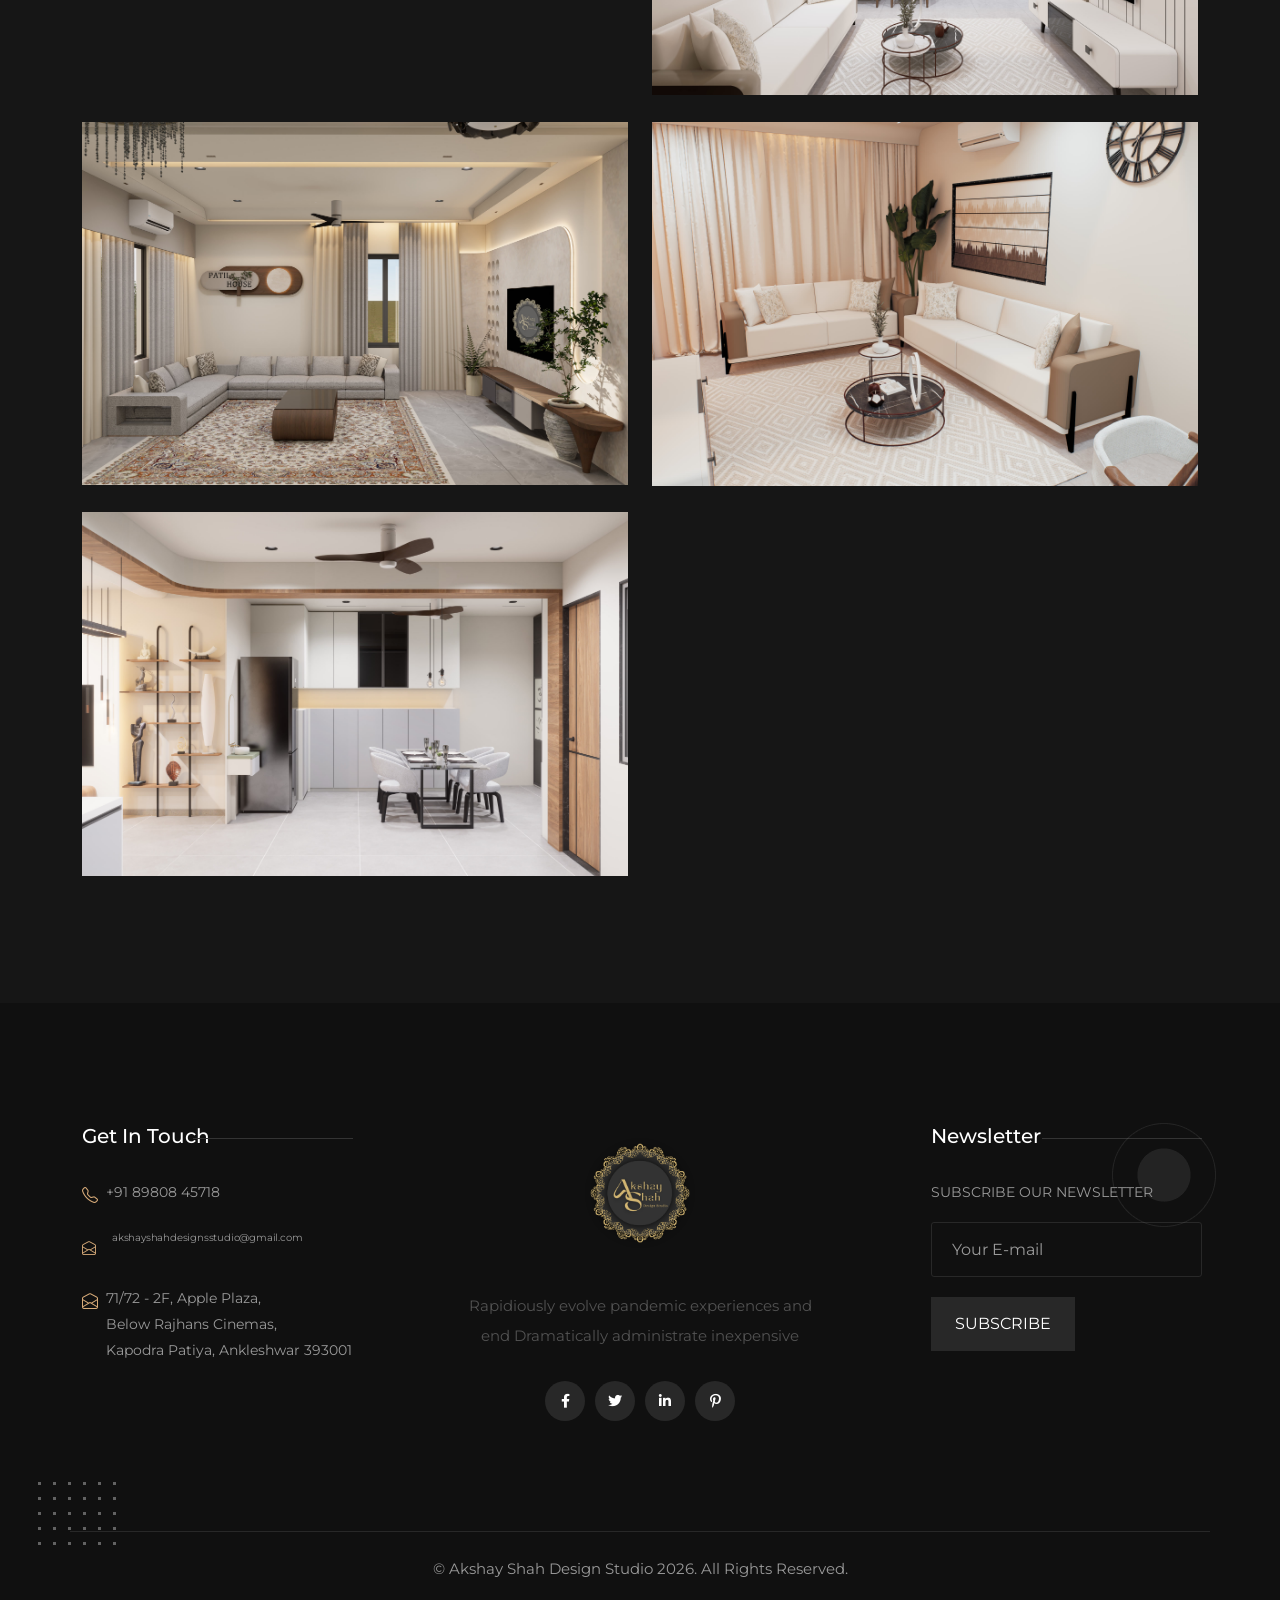
<file: portfolio.html>
<!DOCTYPE HTML>
<html lang="en-US">

<head>
	<meta charset="UTF-8">
	<meta http-equiv="x-ua-compatible" content="ie=edge">
	<title>Akshay Shah Design Studio — Best Interior Designer in Ankleshwar</title>
	<meta name="description" content="">
	<meta name="viewport" content="width=device-width, initial-scale=1">
	<!-- Favicon -->
	<link rel="icon" type="image/svg+xml" href="assets/images/fav-icon/icon.svg">
	<!-- bootstrap CSS -->
	<link rel="stylesheet" href="assets/css/bootstrap.min.css?v=20260504" type="text/css" media="all">
	<!-- carousel CSS -->
	<link rel="stylesheet" href="assets/css/owl.carousel.min.css?v=20260504" type="text/css" media="all">
	<!-- animate CSS -->
	<link rel="stylesheet" href="assets/css/animate.css?v=20260504" type="text/css" media="all">
	<!-- animated-text CSS -->
	<link rel="stylesheet" href="assets/css/animated-text.css?v=20260504" type="text/css" media="all">
	<!-- font-awesome CSS -->
	<link rel="stylesheet" href="assets/css/all.min.css?v=20260504" type="text/css" media="all">
	<!-- font-flaticon CSS -->
	<link rel="stylesheet" href="assets/css/flaticon.css?v=20260504" type="text/css" media="all">
	<!-- theme-default CSS -->
	<link rel="stylesheet" href="assets/css/theme-default.css?v=20260504" type="text/css" media="all">
	<!-- meanmenu CSS -->
	<link rel="stylesheet" href="assets/css/meanmenu.min.css?v=20260504" type="text/css" media="all">
	<!-- transitions CSS -->
	<link rel="stylesheet" href="assets/css/owl.transitions.css?v=20260504" type="text/css" media="all">
	<!-- venobox CSS -->
	<link rel="stylesheet" href="venobox/venobox.css?v=20260504" type="text/css" media="all">

	<!-- bootstrap icons -->
	<link rel="stylesheet" href="assets/css/bootstrap-icons.css?v=20260504" type="text/css" media="all">

	<!-- Main Style CSS -->
	<link rel="stylesheet" href="assets/css/style.css?v=20260504" type="text/css" media="all">
	<!-- responsive CSS -->
	<link rel="stylesheet" href="assets/css/responsive.css?v=20260504" type="text/css" media="all">

	<!-- modernizr js -->
	<script src="assets/js/vendor/modernizr-3.5.0.min.js?v=20260504"></script>
</head>

<body>


	<!-- loder -->
	 <div class="loader-wrapper">
		<div class="loader"></div>
		<div class="loder-section left-section"></div>
		<div class="loder-section right-section"></div>
	</div> 



	<!--==================================================-->
	<!-- Start Main Menu Area -->
	<!--==================================================-->
	<div id="sticky-header" class="hendre_nav_manu">
		<div class="container-fluid">
			<div class="row align-items-center">
				<div class="col-lg-2">
					<div class="logo">
						<a class="logo_img" href="index.html" title="Akshay Shah Design Studio">
							<img src="assets/images/logo-asds.png" alt="logo">
						</a>
						<a class="main_sticky" href="index.html" title="Akshay Shah Design Studio">
							<img src="assets/images/logo-asds.png" alt="logo">
						</a>
					</div>
				</div>
				<div class="col-lg-7">
					<nav class="hendre_menu">
						<ul class="nav_scroll">
							<li><a href="index.html">Home</a></li>
					<li><a href="about.html">About </a></li>
					<li><a href="service.html">Services</a></li>
					<li><a href="team.html">Our Team</a></li>
					<li><a href="portfolio.html">Works</a></li>
					<li><a href="blog-grid.html">Blog</a></li>
					<li><a href="contact.html">Contact</a></li>
						</ul>
					</nav>
				</div>
				<div class="col-lg-3">
					<div class="header-src-box">
						<div class="header-icon">
							<div class="search-box-btn search-box-outer">
								<i class="fas fa-search"></i>
							</div>
						</div>
						<div class="header-button">
							<a href="contact.html#quote">Get a Quote <i class="bi bi-arrow-right-short"></i></a>
						</div>
						<div class="sidebar-btn">
							<div class="nav-btn navSidebar-button"><span><i class="bi bi-filter-left"></i></span></div>							
						</div>
					</div>
				</div>
			</div>
		</div>
	</div>

	<!--  Mobile Menu Area -->
	<div class="mobile-menu-area sticky d-sm-block d-md-block d-lg-none ">
		<div class="mobile-menu">
			<nav class="hendre_menu">
				<ul class="nav_scroll">
					<li><a href="index.html">Home</a></li>
					<li><a href="about.html">About </a></li>
					<li><a href="service.html">Services</a></li>
					<li><a href="team.html">Our Team</a></li>
					<li><a href="portfolio.html">Works</a></li>
					<li><a href="blog-grid.html">Blog</a></li>
					<li><a href="contact.html">Contact</a></li>
				</ul>
			</nav>
		</div>
	</div>
	<!--==================================================-->
	<!-- End  Mobile Menu Area -->
	<!--==================================================-->


	<!--==================================================-->
	<!-- Sidebar Cart Item -->
	<!--==================================================-->
	
	<div class="xs-sidebar-group info-group">
		<div class="xs-overlay xs-bg-black"></div>
		<div class="xs-sidebar-widget">
			<div class="sidebar-widget-container">
				<div class="widget-heading">
					<a href="#" class="close-side-widget">
						<i class="far fa-times-circle"></i>
					</a>
				</div>
				<div class="sidebar-textwidget">
					<!-- Sidebar Info Content -->
					<div class="sidebar-info-contents">
						<div class="content-inner">
							<div class="nav-logo">
								<a href="index.html"><img src="assets/images/logo-asds.png" alt="sid img" ></a>
							</div>
							<div class="row padding-two">
								<div class="col-lg-6">
									<div class="content-thumb-box">
										<img src="assets/images/resource/insta-4.jpg" alt="">
									</div>
								</div>
								<div class="col-lg-6">
									<div class="content-thumb-box">
										<img src="assets/images/resource/insta-5.jpg" alt="">
									</div>
								</div>
								<div class="col-lg-6">
									<div class="content-thumb-box">
										<img src="assets/images/resource/insta-2.jpg" alt="">
									</div>
								</div>
								<div class="col-lg-6">
									<div class="content-thumb-box">
										<img src="assets/images/resource/insta-1.jpg" alt="">
									</div>
								</div>
							</div>
							<div class="contact-info">
								<h2>Contact Info</h2>
								<ul class="list-style-one">
									<li><i class="bi bi-envelope"></i>71/72 - 2F, Apple Plaza, Below Rajhans Cinemas, Kapodra Patiya, Ankleshwar 393001</li>
									<li><i class="bi bi-envelope"></i><a href="tel:+918980845718" style="color:inherit;">+91 89808 45718</a></li>
									<li style="display:flex;align-items:center;gap:8px;flex-wrap:nowrap;"><i class="bi bi-envelope" style="flex:0 0 auto;font-size:14px;"></i><a href="mailto:akshayshahdesignsstudio@gmail.com" style="display:inline-block;color:inherit;text-decoration:none;font-size:10px;line-height:1.2;letter-spacing:-0.2px;white-space:nowrap;overflow:hidden;text-overflow:ellipsis;flex:1 1 auto;min-width:0;">akshayshahdesignsstudio@gmail.com</a></li>
									<li><i class="bi bi-envelope"></i>Mon-Sat: 10.00 to 19.00 &nbsp;·&nbsp; Sun: Closed</li>
								</ul>
							</div>
							<!-- Social Box -->
							<ul class="social-box">
								<li class="facebook"><a href="#" class="fab fa-facebook-f"></a></li>
								<li class="twitter"><a href="#" class="fab fa-instagram"></a></li>
								<li class="linkedin"><a href="#" class="fab fa-twitter"></a></li>
								<li class="instagram"><a href="#" class="fab fa-pinterest-p"></a></li>
								<li class="youtube"><a href="#" class="fab fa-linkedin-in"></a></li>
							</ul>
						</div>
					</div>		
				</div>
			</div>
		</div>
	</div>

	<!--==================================================-->
	<!--End Sidebar Cart Item -->
	<!--==================================================-->


	<!--==================================================-->
	<!-- Start breadcumb-area -->
	<!--==================================================-->
	<div class="breadcumb-area d-flex align-items-center" style="background-image:url('assets/images/resource/banner-portfolio.jpg');background-size:cover;background-position:center;">
		<div class="container">
			<div class="row">
				<div class="col-lg-12">
					<div class="breadcumb-content">
						<h1>Our Works</h1>
						<ul>
							<li><a href="index.html">Home</a></li>
							<li>Works</li>
						</ul>
					</div>
				</div>
			</div>
		</div>
	</div>
	<!--==================================================-->
	<!-- End breadcumb-area -->
	<!--==================================================-->


	<!--==================================================-->
	<!-- Start portfolio-masonary-area -->
	<!--==================================================-->

	<div class="portfolio-masonary-area">
		<div class="container">
			<div class="row">
				<div class="col-lg-12">
					<div class="portfolio-masonary-title">
						<h3>A Curated Showcase of Our <br> Boldest Innovations</h3>
					</div>
				</div>
			</div>
			<div class="row">
				<div class="col-lg-6">
					<div class="single-portfolio-masonary-box">
						<div class="single-portfolio-thumn">
							<img src="assets/images/portfolio/works-asds-1.jpg" alt="">
						</div>
						<div class="portfolio-masonary-content">
							<div class="masonary-title">
								<h3>Modern Kitchen</h3>
									<span>KITCHEN</span>
							</div>
							<div class="masonary-year">
								<h4>2024</h4>
							</div>
							<div class="portfolio-masonary-btn">
								<a href="portfolio-details.html?id=1">View detatils <i class="bi bi-arrow-up-right"></i></a>
							</div>
						</div>
					</div>
				</div>
				<div class="col-lg-6">
					<div class="row">
						<div class="col-lg-12">
							<div class="single-portfolio-masonary-box">
								<div class="single-portfolio-thumn">
									<img src="assets/images/portfolio/works-asds-2.jpg" alt="">
								</div>
								<div class="portfolio-masonary-content">
									<div class="masonary-title">
										<h3>Master Bedroom</h3>
									<span>BEDROOM</span>
									</div>
									<div class="masonary-year">
										<h4>2024</h4>
									</div>
									<div class="portfolio-masonary-btn">
										<a href="portfolio-details.html?id=2">View detatils <i class="bi bi-arrow-up-right"></i></a>
									</div>
								</div>
							</div>
						</div>
						<div class="col-lg-12">
							<div class="single-portfolio-masonary-box">
								<div class="single-portfolio-thumn">
									<img src="assets/images/portfolio/works-asds-3.jpg" alt="">
								</div>
								<div class="portfolio-masonary-content">
									<div class="masonary-title">
										<h3>Living + Kitchen</h3>
									<span>OPEN PLAN</span>
									</div>
									<div class="masonary-year">
										<h4>2024</h4>
									</div>
									<div class="portfolio-masonary-btn">
										<a href="portfolio-details.html?id=3">View detatils <i class="bi bi-arrow-up-right"></i></a>
									</div>
								</div>
							</div>
						</div>
					</div>
				</div>
				<div class="col-lg-6">
					<div class="row">
						<div class="col-lg-12">
							<div class="single-portfolio-masonary-box">
								<div class="single-portfolio-thumn">
									<img src="assets/images/portfolio/works-asds-4.jpg" alt="">
								</div>
								<div class="portfolio-masonary-content">
									<div class="masonary-title">
										<h3>Living Scene</h3>
									<span>LIVING</span>
									</div>
									<div class="masonary-year">
										<h4>2024</h4>
									</div>
									<div class="portfolio-masonary-btn">
										<a href="portfolio-details.html?id=4">View detatils <i class="bi bi-arrow-up-right"></i></a>
									</div>
								</div>
							</div>
						</div>
						<div class="col-lg-12">
							<div class="single-portfolio-masonary-box">
								<div class="single-portfolio-thumn">
									<img src="assets/images/portfolio/works-asds-5.jpg" alt="">
								</div>
								<div class="portfolio-masonary-content">
									<div class="masonary-title">
										<h3>Modular Kitchen</h3>
									<span>KITCHEN</span>
									</div>
									<div class="masonary-year">
										<h4>2024</h4>
									</div>
									<div class="portfolio-masonary-btn">
										<a href="portfolio-details.html?id=5">View detatils <i class="bi bi-arrow-up-right"></i></a>
									</div>
								</div>
							</div>
						</div>
					</div>
				</div>
				<div class="col-lg-6">
					<div class="single-portfolio-masonary-box">
						<div class="single-portfolio-thumn">
							<img src="assets/images/portfolio/works-asds-6.jpg" alt="">
						</div>
						<div class="portfolio-masonary-content">
							<div class="masonary-title">
								<h3>Lounge & Sofa</h3>
									<span>LIVING</span>
							</div>
							<div class="masonary-year">
								<h4>2024</h4>
							</div>
							<div class="portfolio-masonary-btn">
								<a href="portfolio-details.html?id=6">View detatils <i class="bi bi-arrow-up-right"></i></a>
							</div>
						</div>
					</div>
				</div>
			</div>
		</div>
	</div>
	
	<!--==================================================-->
	<!-- End portfolio-masonary-area -->
	<!--==================================================-->



	<!--==================================================-->
	<!-- Start Footer Section  -->
	<!--==================================================-->

	<div class="footer-section"> 
		<div class="container">
			<div class="row">
				<div class="col-lg-4 col-md-6">
					<div class="widgets-company-info wow fadeInLeft">
						<div class="widgets-company-content">
							<div class="widgets-company-title">
								<h3>Get In Touch</h3>
							</div>
							<div class="widgets-company-icon-list">
								<ul>
									<li><i class="bi bi-telephone"></i> <a href="tel:+918980845718" style="color:inherit;">+91 89808 45718</a></li>
									<li style="display:flex;align-items:center;gap:8px;flex-wrap:nowrap;"><i class="bi bi-envelope-open" style="flex:0 0 auto;font-size:14px;"></i><a href="mailto:akshayshahdesignsstudio@gmail.com" style="display:inline-block;color:inherit;text-decoration:none;font-size:10px;line-height:1.2;letter-spacing:-0.2px;white-space:nowrap;overflow:hidden;text-overflow:ellipsis;flex:1 1 auto;min-width:0;">akshayshahdesignsstudio@gmail.com</a></li>
									<li><i class="bi bi-envelope-open"></i> 71/72 - 2F, Apple Plaza,<br>Below Rajhans Cinemas,<br>Kapodra Patiya, Ankleshwar 393001</li>
								</ul>
							</div>
						</div>
					</div>					
				</div>
				<div class="col-lg-4 col-md-6">
					<div class="widgets-company-info-box wow fadeInUp">
						<div class="elaction-logo">
							<a class="logo_thumb" href="index.html" title="Akshay Shah Design Studio">
								<img src="assets/images/logo-asds.png" alt="images">
							</a>
						</div>
						<div class="company-info-desc">
							<p> Rapidiously evolve pandemic experiences and end Dramatically administrate inexpensive </p>
						</div>
						<div class="footer-icon-list">
							<ul>
								<li><a href="#"> <i class="fab fa-facebook-f"></i></a></li>
								<li><a href="#"> <i class="fab fa-twitter"> </i> </a></li>
								<li><a href="#"> <i class="fab fa-linkedin-in"></i></a></li>
								<li><a href="#"> <i class="fab fa-pinterest-p"></i></a></li>
							</ul>
						</div>
					</div>					
				</div>
				<div class="col-lg-4 col-md-6">
					<div class="widgets-companys-infos wow fadeInRight">
						<div class="widgets-company-content">
							<div class="widgets-company-title">
								<h3>Newsletter</h3>
							</div>
							<div class="subscribes-box">
								<form action="https://formspree.io/f/myyleorq" method="POST" id="dreamit-form">
									<div class="subscribe_form-title">
										<h3>Subscribe Our Newsletter</h3>
									</div>
									<div class="subscribe_form">
										<div class="form_box">
											<input type="email" name="email" placeholder="Your E-mail">
										</div>
										<button type="submit" class="btns">Subscribe</button>
									</div>
								</form>
								<div id="status"></div>
							</div>
						</div>
					</div>					
				</div>
			</div>
			<div class="row mg-tp align-items-center">
				<div class="col-lg-12">
					<div class="copy-rights">
						<h4>© Akshay Shah Design Studio 2026. All Rights Reserved.</h4>
					</div>
					<div class="footer-shap bounce-animate3">
						<img src="assets/images/resource/counter-shape.png" alt="">
					</div>
					<div class="footer-shape dance">
						<img src="assets/images/resource/border.png" alt="">
					</div>
				</div>
			</div>
		</div>
	</div>	

	<!--==================================================-->
	<!-- End  Footer Section  -->
	<!--==================================================-->



	<!--==================================================-->
	<!-- Start copyright Section  -->
	<!--==================================================-->

	<div class="copyright-section d-flex align-items-center"> 
		<div class="container">
			
		</div>
	</div>	

	<!--==================================================-->
	<!-- End copyright Section  -->
	<!--==================================================-->



	<!--==================================================-->
	<!-- Start Search Popup Area -->
	<!--==================================================-->

	<div class="search-popup">
		<button class="close-search style-two"><i class="fa fa-times"></i></button>
		<button class="close-search"><i class="fas fa-arrow-up"></i></button>
		<form method="post" action="#">
			<div class="form-group">
				<input type="search" name="search-field" value="" placeholder="Search Here" required="">
				<button type="submit"><i class="fa fa-search"></i></button>
			</div>
		</form>
	</div>



	<!--==================================================-->
	<!-- Start scrollup section Area -->
	<!--==================================================-->
	<div class="prgoress_indicator">
		<svg class="progress-circle svg-content" width="100%" height="100%" viewBox="-1 -1 102 102">
		<path d="M50,1 a49,49 0 0,1 0,98 a49,49 0 0,1 0,-98" />
		</svg>
	</div>
	<!--==================================================-->
	<!-- Start scrollup section Area -->
	<!--==================================================-->



	<!--==================================================-->
	<!-- Start Curser Section Here -->
	<!--==================================================-->
	<!--==================================================-->
	<!-- Ends Curser Section Here -->
	<!--==================================================-->



	<!-- jquery js -->
	<script src="assets/js/vendor/jquery-3.6.2.min.js?v=20260504"></script>
	<!-- bootstrap js -->
	<script src="assets/js/bootstrap.min.js?v=20260504"></script>
	<!-- carousel js -->
	<script src="assets/js/owl.carousel.min.js?v=20260504"></script>
	<!-- counterup js -->
	<script src="assets/js/jquery.counterup.min.js?v=20260504"></script>
	<!-- waypoints js -->
	<script src="assets/js/waypoints.min.js?v=20260504"></script>
	<!-- wow js -->
	<script src="assets/js/wow.js?v=20260504"></script>
	<!-- imagesloaded js -->
	<script src="assets/js/imagesloaded.pkgd.min.js?v=20260504"></script>
	<!-- venobox js -->
	<script src="venobox/venobox.js?v=20260504"></script>

	<!--  animated-text js -->
	<script src="assets/js/animated-text.js?v=20260504"></script>
	<!-- venobox min js -->
	<script src="venobox/venobox.min.js?v=20260504"></script>
	<!-- isotope js -->
	<script src="assets/js/isotope.pkgd.min.js?v=20260504"></script>
	<!-- jquery meanmenu js -->
	<script src="assets/js/jquery.meanmenu.js?v=20260504"></script>

	<!-- jquery scrollup js -->
	<script src="assets/js/jquery.scrollUp.js?v=20260504"></script>

	<script src="assets/js/jquery.barfiller.js?v=20260504"></script>
	<!-- jquery js -->

	<script src="assets/js/popper.min.js?v=20260504"></script>

	<!-- theme js -->
	<script src="assets/js/theme.js?v=20260504"></script>


<script>
$(document).ready(function(){

$('.aa').counterUp({
    delay: 10,
    time: 1000
});


});
</script>







</body>

</html>
</file>
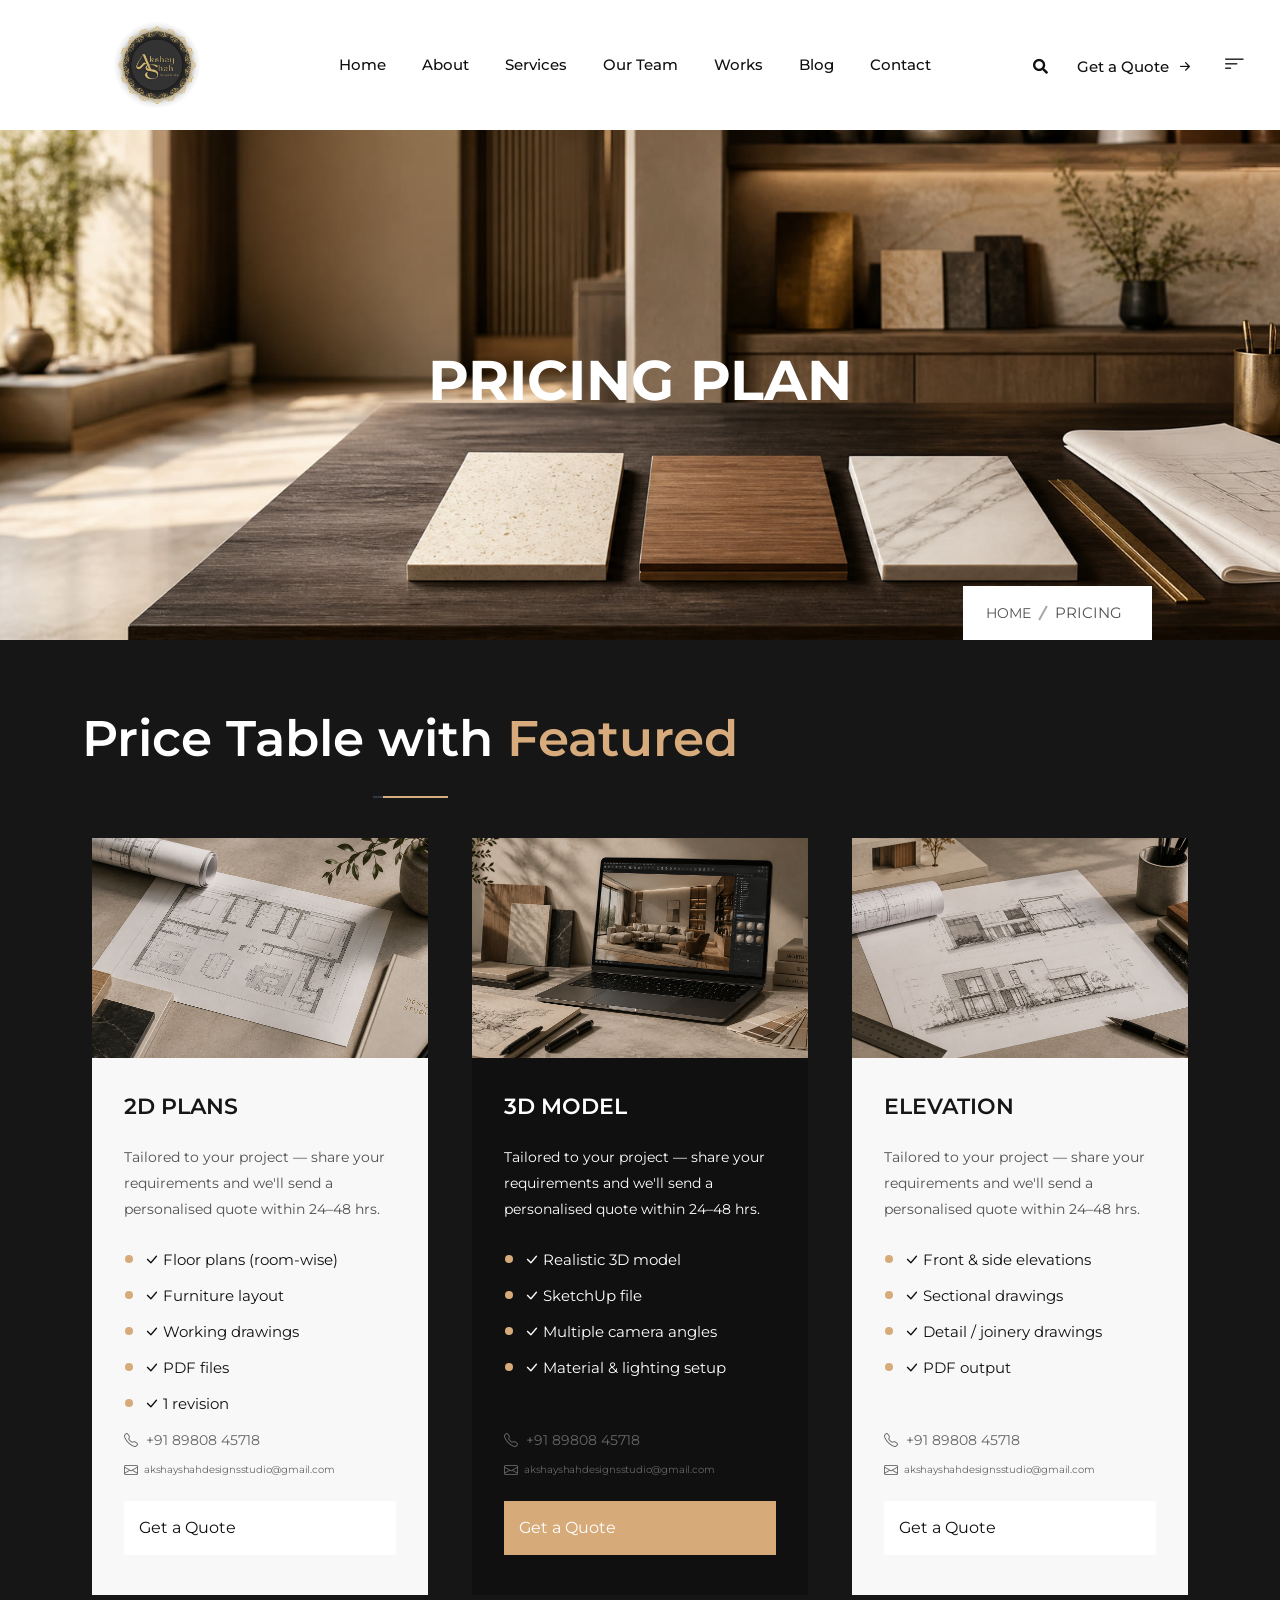
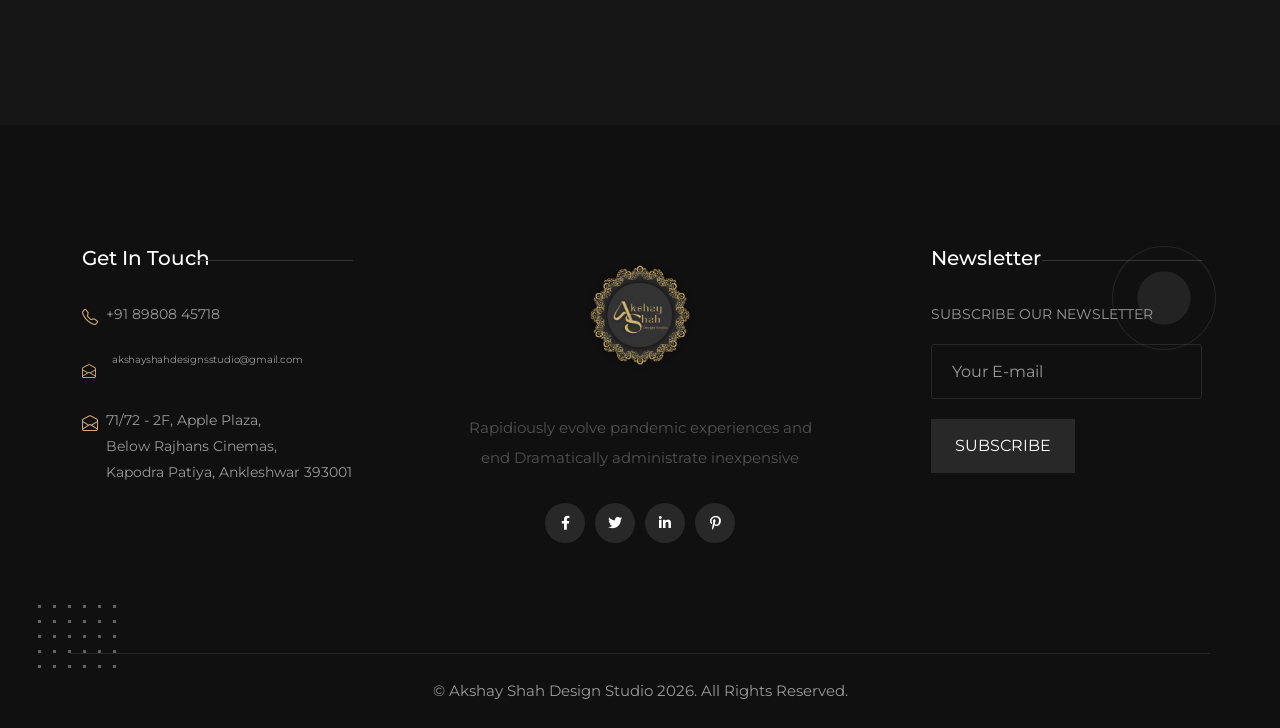
<file: pricing.html>
<!DOCTYPE HTML>
<html lang="en-US">

<head>
	<meta charset="UTF-8">
	<meta http-equiv="x-ua-compatible" content="ie=edge">
	<title>Akshay Shah Design Studio — Best Interior Designer in Ankleshwar</title>
	<meta name="description" content="">
	<meta name="viewport" content="width=device-width, initial-scale=1">
	<!-- Favicon -->
	<link rel="icon" type="image/svg+xml" href="assets/images/fav-icon/icon.svg">
	<!-- bootstrap CSS -->
	<link rel="stylesheet" href="assets/css/bootstrap.min.css?v=20260504" type="text/css" media="all">
	<!-- carousel CSS -->
	<link rel="stylesheet" href="assets/css/owl.carousel.min.css?v=20260504" type="text/css" media="all">
	<!-- animate CSS -->
	<link rel="stylesheet" href="assets/css/animate.css?v=20260504" type="text/css" media="all">
	<!-- animated-text CSS -->
	<link rel="stylesheet" href="assets/css/animated-text.css?v=20260504" type="text/css" media="all">
	<!-- font-awesome CSS -->
	<link rel="stylesheet" href="assets/css/all.min.css?v=20260504" type="text/css" media="all">
	<!-- font-flaticon CSS -->
	<link rel="stylesheet" href="assets/css/flaticon.css?v=20260504" type="text/css" media="all">
	<!-- theme-default CSS -->
	<link rel="stylesheet" href="assets/css/theme-default.css?v=20260504" type="text/css" media="all">
	<!-- meanmenu CSS -->
	<link rel="stylesheet" href="assets/css/meanmenu.min.css?v=20260504" type="text/css" media="all">
	<!-- transitions CSS -->
	<link rel="stylesheet" href="assets/css/owl.transitions.css?v=20260504" type="text/css" media="all">
	<!-- venobox CSS -->
	<link rel="stylesheet" href="venobox/venobox.css?v=20260504" type="text/css" media="all">

	<!-- bootstrap icons -->
	<link rel="stylesheet" href="assets/css/bootstrap-icons.css?v=20260504" type="text/css" media="all">

	<!-- Main Style CSS -->
	<link rel="stylesheet" href="assets/css/style.css?v=20260504" type="text/css" media="all">
	<!-- responsive CSS -->
	<link rel="stylesheet" href="assets/css/responsive.css?v=20260504" type="text/css" media="all">

	<!-- modernizr js -->
	<script src="assets/js/vendor/modernizr-3.5.0.min.js?v=20260504"></script>
</head>

<body>


	<!-- loder -->
	 <div class="loader-wrapper">
		<div class="loader"></div>
		<div class="loder-section left-section"></div>
		<div class="loder-section right-section"></div>
	</div> 



	<!--==================================================-->
	<!-- Start Main Menu Area -->
	<!--==================================================-->
	<div id="sticky-header" class="hendre_nav_manu two">
		<div class="container-fluid">
			<div class="row align-items-center">
				<div class="col-lg-2">
					<div class="logo">
						<a class="logo_img" href="index.html" title="Akshay Shah Design Studio">
							<img src="assets/images/logo-asds.png" alt="logo">
						</a>
						<a class="main_sticky" href="index.html" title="Akshay Shah Design Studio">
							<img src="assets/images/logo-asds.png" alt="logo">
						</a>
					</div>
				</div>
				<div class="col-lg-7">
					<nav class="hendre_menu">
						<ul class="nav_scroll">
							<li><a href="index.html">Home</a></li>
					<li><a href="about.html">About </a></li>
					<li><a href="service.html">Services</a></li>
					<li><a href="team.html">Our Team</a></li>
					<li><a href="portfolio.html">Works</a></li>
					<li><a href="blog-grid.html">Blog</a></li>
					<li><a href="contact.html">Contact</a></li>
						</ul>
					</nav>
				</div>
				<div class="col-lg-3">
					<div class="header-src-box">
						<div class="header-icon">
							<div class="search-box-btn search-box-outer style_two">
								<i class="fas fa-search"></i>
							</div>
						</div>
						<div class="header-button two">
							<a href="contact.html#quote">Get a Quote <i class="bi bi-arrow-right-short"></i></a>
						</div>
						<div class="sidebar-btn style_two">
							<div class="nav-btn navSidebar-button style_two"><span><i class="bi bi-filter-left"></i></span></div>							
						</div>
					</div>
				</div>
			</div>
		</div>
	</div>

	<!--  Mobile Menu Area -->
	<div class="mobile-menu-area sticky d-sm-block d-md-block d-lg-none ">
		<div class="mobile-menu">
			<nav class="hendre_menu">
				<ul class="nav_scroll">
					<li><a href="index.html">Home</a></li>
					<li><a href="about.html">About </a></li>
					<li><a href="service.html">Services</a></li>
					<li><a href="team.html">Our Team</a></li>
					<li><a href="portfolio.html">Works</a></li>
					<li><a href="blog-grid.html">Blog</a></li>
					<li><a href="contact.html">Contact</a></li>
				</ul>
			</nav>
		</div>
	</div>
	<!--==================================================-->
	<!-- End  Mobile Menu Area -->
	<!--==================================================-->


	<!--==================================================-->
	<!-- Sidebar Cart Item -->
	<!--==================================================-->
	
	<div class="xs-sidebar-group info-group">
		<div class="xs-overlay xs-bg-black"></div>
		<div class="xs-sidebar-widget">
			<div class="sidebar-widget-container">
				<div class="widget-heading">
					<a href="#" class="close-side-widget">
						<i class="far fa-times-circle"></i>
					</a>
				</div>
				<div class="sidebar-textwidget">
					<!-- Sidebar Info Content -->
					<div class="sidebar-info-contents">
						<div class="content-inner">
							<div class="nav-logo">
								<a href="index.html"><img src="assets/images/logo-asds.png" alt="sid img" ></a>
							</div>
							<div class="row padding-two">
								<div class="col-lg-6">
									<div class="content-thumb-box">
										<img src="assets/images/resource/insta-4.jpg" alt="">
									</div>
								</div>
								<div class="col-lg-6">
									<div class="content-thumb-box">
										<img src="assets/images/resource/insta-5.jpg" alt="">
									</div>
								</div>
								<div class="col-lg-6">
									<div class="content-thumb-box">
										<img src="assets/images/resource/insta-2.jpg" alt="">
									</div>
								</div>
								<div class="col-lg-6">
									<div class="content-thumb-box">
										<img src="assets/images/resource/insta-1.jpg" alt="">
									</div>
								</div>
							</div>
							<div class="contact-info">
								<h2>Contact Info</h2>
								<ul class="list-style-one">
									<li><i class="bi bi-envelope"></i>71/72 - 2F, Apple Plaza, Below Rajhans Cinemas, Kapodra Patiya, Ankleshwar 393001</li>
									<li><i class="bi bi-envelope"></i><a href="tel:+918980845718" style="color:inherit;">+91 89808 45718</a></li>
									<li style="display:flex;align-items:center;gap:8px;flex-wrap:nowrap;"><i class="bi bi-envelope" style="flex:0 0 auto;font-size:14px;"></i><a href="mailto:akshayshahdesignsstudio@gmail.com" style="display:inline-block;color:inherit;text-decoration:none;font-size:10px;line-height:1.2;letter-spacing:-0.2px;white-space:nowrap;overflow:hidden;text-overflow:ellipsis;flex:1 1 auto;min-width:0;">akshayshahdesignsstudio@gmail.com</a></li>
									<li><i class="bi bi-envelope"></i>Mon-Sat: 10.00 to 19.00 &nbsp;·&nbsp; Sun: Closed</li>
								</ul>
							</div>
							<!-- Social Box -->
							<ul class="social-box">
								<li class="facebook"><a href="#" class="fab fa-facebook-f"></a></li>
								<li class="twitter"><a href="#" class="fab fa-instagram"></a></li>
								<li class="linkedin"><a href="#" class="fab fa-twitter"></a></li>
								<li class="instagram"><a href="#" class="fab fa-pinterest-p"></a></li>
								<li class="youtube"><a href="#" class="fab fa-linkedin-in"></a></li>
							</ul>
						</div>
					</div>		
				</div>
			</div>
		</div>
	</div>

	<!--==================================================-->
	<!--End Sidebar Cart Item -->
	<!--==================================================-->


	<!--==================================================-->
	<!-- Start breadcumb-area -->
	<!--==================================================-->

	<div class="breadcumb-area d-flex align-items-center" style="background-image:url('assets/images/resource/banner-pricing.jpg');background-size:cover;background-position:center;">
		<div class="container">
			<div class="row">
				<div class="col-lg-12">
					<div class="breadcumb-content">
						<h1>Pricing Plan</h1>
						<ul>
							<li><a href="index.html">Home</a></li>
							<li>Pricing </li>
						</ul>
					</div>
				</div>
			</div>
		</div>
	</div>

	<!--==================================================-->
	<!-- End breadcumb-area -->
	<!--==================================================-->



	<!--==================================================-->
	<!-- Start pricing-area -->
	<!--==================================================-->

	<div class="pricing-area upper">
		<div class="container">
			<div class="row">
				<div class="col-lg-12">
					<div class="section-title upper">
						<div class="sub-title">
							<h2>Price Table with <span>Featured</span></h2>
						</div>
					</div>
				</div>
			</div>
			<div class="row">
					<div class="col-lg-4 col-md-6">
					<div class="single-pricing-box wow fadeInLeft">
						<div class="pricing-inner-box">
							<div class="single-pricing-thumb">
								<img src="assets/images/pricing/pricing-2d-plans.png" alt="">
							</div>
							<div class="single-pricing-content">
								<h3>2D Plans</h3>
								<p>Tailored to your project — share your requirements and we'll send a personalised quote within 24–48 hrs.</p>
								<div class="pricing-plan-list">
									<ul>
										<li><i class="bi bi-check-lg"></i> Floor plans (room-wise)</li>
										<li><i class="bi bi-check-lg"></i> Furniture layout</li>
										<li><i class="bi bi-check-lg"></i> Working drawings</li>
										<li><i class="bi bi-check-lg"></i> PDF files</li>
										<li><i class="bi bi-check-lg"></i> 1 revision</li>
									</ul>
								</div>
								<div class="pricing-dolar" style="text-align:left;">
									<p style="margin:0 0 4px;color:#666;font-size:14px;"><i class="bi bi-telephone"></i> &nbsp;<a href="tel:+918980845718" style="color:inherit;">+91 89808 45718</a></p>
									<p style="margin:0;color:#666;display:flex;align-items:center;gap:6px;flex-wrap:nowrap;"><i class="bi bi-envelope" style="flex:0 0 auto;font-size:14px;"></i><a href="mailto:akshayshahdesignsstudio@gmail.com" style="color:inherit;text-decoration:none;font-size:10px;line-height:1.2;letter-spacing:-0.2px;white-space:nowrap;overflow:hidden;text-overflow:ellipsis;flex:1 1 auto;min-width:0;">akshayshahdesignsstudio@gmail.com</a></p>
								</div>
								<div class="pricing-button">
									<a href="contact.html?service=2D+Plans#quote">Get a Quote</a>
								</div>
							</div>
						</div>
					</div>
				</div>
					<div class="col-lg-4 col-md-6">
					<div class="single-pricing-box style_two wow fadeInUp">
						<div class="pricing-inner-box">
							<div class="single-pricing-thumb">
								<img src="assets/images/pricing/pricing-3d-model.png" alt="">
							</div>
							<div class="single-pricing-content">
								<h3>3D Model</h3>
								<p>Tailored to your project — share your requirements and we'll send a personalised quote within 24–48 hrs.</p>
								<div class="pricing-plan-list">
									<ul>
										<li><i class="bi bi-check-lg"></i> Realistic 3D model</li>
										<li><i class="bi bi-check-lg"></i> SketchUp file</li>
										<li><i class="bi bi-check-lg"></i> Multiple camera angles</li>
										<li><i class="bi bi-check-lg"></i> Material & lighting setup</li>
									</ul>
								</div>
								<div class="pricing-dolar" style="text-align:left;">
									<p style="margin:0 0 4px;color:#666;font-size:14px;"><i class="bi bi-telephone"></i> &nbsp;<a href="tel:+918980845718" style="color:inherit;">+91 89808 45718</a></p>
									<p style="margin:0;color:#666;display:flex;align-items:center;gap:6px;flex-wrap:nowrap;"><i class="bi bi-envelope" style="flex:0 0 auto;font-size:14px;"></i><a href="mailto:akshayshahdesignsstudio@gmail.com" style="color:inherit;text-decoration:none;font-size:10px;line-height:1.2;letter-spacing:-0.2px;white-space:nowrap;overflow:hidden;text-overflow:ellipsis;flex:1 1 auto;min-width:0;">akshayshahdesignsstudio@gmail.com</a></p>
								</div>
								<div class="pricing-button">
									<a href="contact.html?service=3D+Model#quote">Get a Quote</a>
								</div>
							</div>
						</div>
					</div>
				</div>
					<div class="col-lg-4 col-md-6">
					<div class="single-pricing-box wow fadeInRight">
						<div class="pricing-inner-box">
							<div class="single-pricing-thumb">
								<img src="assets/images/pricing/pricing-elevation.png" alt="">
							</div>
							<div class="single-pricing-content">
								<h3>Elevation</h3>
								<p>Tailored to your project — share your requirements and we'll send a personalised quote within 24–48 hrs.</p>
								<div class="pricing-plan-list">
									<ul>
										<li><i class="bi bi-check-lg"></i> Front & side elevations</li>
										<li><i class="bi bi-check-lg"></i> Sectional drawings</li>
										<li><i class="bi bi-check-lg"></i> Detail / joinery drawings</li>
										<li><i class="bi bi-check-lg"></i> PDF output</li>
									</ul>
								</div>
								<div class="pricing-dolar" style="text-align:left;">
									<p style="margin:0 0 4px;color:#666;font-size:14px;"><i class="bi bi-telephone"></i> &nbsp;<a href="tel:+918980845718" style="color:inherit;">+91 89808 45718</a></p>
									<p style="margin:0;color:#666;display:flex;align-items:center;gap:6px;flex-wrap:nowrap;"><i class="bi bi-envelope" style="flex:0 0 auto;font-size:14px;"></i><a href="mailto:akshayshahdesignsstudio@gmail.com" style="color:inherit;text-decoration:none;font-size:10px;line-height:1.2;letter-spacing:-0.2px;white-space:nowrap;overflow:hidden;text-overflow:ellipsis;flex:1 1 auto;min-width:0;">akshayshahdesignsstudio@gmail.com</a></p>
								</div>
								<div class="pricing-button">
									<a href="contact.html?service=Elevation#quote">Get a Quote</a>
								</div>
							</div>
						</div>
					</div>
				</div>
				</div>
				</div>
			</div>
		</div>
	</div>
	
	<!--==================================================-->
	<!-- End pricing-area -->
	<!--==================================================-->




	<!--==================================================-->
	<!-- Start Footer Section  -->
	<!--==================================================-->

	<div class="footer-section"> 
		<div class="container">
			<div class="row">
				<div class="col-lg-4 col-md-6">
					<div class="widgets-company-info wow fadeInLeft">
						<div class="widgets-company-content">
							<div class="widgets-company-title">
								<h3>Get In Touch</h3>
							</div>
							<div class="widgets-company-icon-list">
								<ul>
									<li><i class="bi bi-telephone"></i> <a href="tel:+918980845718" style="color:inherit;">+91 89808 45718</a></li>
									<li style="display:flex;align-items:center;gap:8px;flex-wrap:nowrap;"><i class="bi bi-envelope-open" style="flex:0 0 auto;font-size:14px;"></i><a href="mailto:akshayshahdesignsstudio@gmail.com" style="display:inline-block;color:inherit;text-decoration:none;font-size:10px;line-height:1.2;letter-spacing:-0.2px;white-space:nowrap;overflow:hidden;text-overflow:ellipsis;flex:1 1 auto;min-width:0;">akshayshahdesignsstudio@gmail.com</a></li>
									<li><i class="bi bi-envelope-open"></i> 71/72 - 2F, Apple Plaza,<br>Below Rajhans Cinemas,<br>Kapodra Patiya, Ankleshwar 393001</li>
								</ul>
							</div>
						</div>
					</div>					
				</div>
				<div class="col-lg-4 col-md-6">
					<div class="widgets-company-info-box wow fadeInUp">
						<div class="elaction-logo">
							<a class="logo_thumb" href="index.html" title="Akshay Shah Design Studio">
								<img src="assets/images/logo-asds.png" alt="images">
							</a>
						</div>
						<div class="company-info-desc">
							<p> Rapidiously evolve pandemic experiences and end Dramatically administrate inexpensive </p>
						</div>
						<div class="footer-icon-list">
							<ul>
								<li><a href="#"> <i class="fab fa-facebook-f"></i></a></li>
								<li><a href="#"> <i class="fab fa-twitter"> </i> </a></li>
								<li><a href="#"> <i class="fab fa-linkedin-in"></i></a></li>
								<li><a href="#"> <i class="fab fa-pinterest-p"></i></a></li>
							</ul>
						</div>
					</div>					
				</div>
				<div class="col-lg-4 col-md-6">
					<div class="widgets-companys-infos wow fadeInRight">
						<div class="widgets-company-content">
							<div class="widgets-company-title">
								<h3>Newsletter</h3>
							</div>
							<div class="subscribes-box">
								<form action="https://formspree.io/f/myyleorq" method="POST" id="dreamit-form">
									<div class="subscribe_form-title">
										<h3>Subscribe Our Newsletter</h3>
									</div>
									<div class="subscribe_form">
										<div class="form_box">
											<input type="email" name="email" placeholder="Your E-mail">
										</div>
										<button type="submit" class="btns">Subscribe</button>
									</div>
								</form>
							</div>
						</div>
					</div>					
				</div>
			</div>
			<div class="row mg-tp align-items-center">
				<div class="col-lg-12">
					<div class="copy-rights">
						<h4>© Akshay Shah Design Studio 2026. All Rights Reserved.</h4>
					</div>
					<div class="footer-shap bounce-animate3">
						<img src="assets/images/resource/counter-shape.png" alt="">
					</div>
					<div class="footer-shape dance">
						<img src="assets/images/resource/border.png" alt="">
					</div>
				</div>
			</div>
		</div>
	</div>	

	<!--==================================================-->
	<!-- End  Footer Section  -->
	<!--==================================================-->



	<!--==================================================-->
	<!-- Start copyright Section  -->
	<!--==================================================-->

	<div class="copyright-section d-flex align-items-center"> 
		<div class="container">
			
		</div>
	</div>	

	<!--==================================================-->
	<!-- End copyright Section  -->
	<!--==================================================-->



	<!--==================================================-->
	<!-- Start Search Popup Area -->
	<!--==================================================-->

	<div class="search-popup">
		<button class="close-search style-two"><i class="fa fa-times"></i></button>
		<button class="close-search"><i class="fas fa-arrow-up"></i></button>
		<form method="post" action="#">
			<div class="form-group">
				<input type="search" name="search-field" value="" placeholder="Search Here" required="">
				<button type="submit"><i class="fa fa-search"></i></button>
			</div>
		</form>
	</div>



	<!--==================================================-->
	<!-- Start scrollup section Area -->
	<!--==================================================-->
	<div class="prgoress_indicator">
		<svg class="progress-circle svg-content" width="100%" height="100%" viewBox="-1 -1 102 102">
		<path d="M50,1 a49,49 0 0,1 0,98 a49,49 0 0,1 0,-98" />
		</svg>
	</div>
	<!--==================================================-->
	<!-- Start scrollup section Area -->
	<!--==================================================-->



	<!--==================================================-->
	<!-- Start Curser Section Here -->
	<!--==================================================-->
	<!--==================================================-->
	<!-- Ends Curser Section Here -->
	<!--==================================================-->



	<!-- jquery js -->
	<script src="assets/js/vendor/jquery-3.6.2.min.js?v=20260504"></script>
	<!-- bootstrap js -->
	<script src="assets/js/bootstrap.min.js?v=20260504"></script>
	<!-- carousel js -->
	<script src="assets/js/owl.carousel.min.js?v=20260504"></script>
	<!-- counterup js -->
	<script src="assets/js/jquery.counterup.min.js?v=20260504"></script>
	<!-- waypoints js -->
	<script src="assets/js/waypoints.min.js?v=20260504"></script>
	<!-- wow js -->
	<script src="assets/js/wow.js?v=20260504"></script>
	<!-- imagesloaded js -->
	<script src="assets/js/imagesloaded.pkgd.min.js?v=20260504"></script>
	<!-- venobox js -->
	<script src="venobox/venobox.js?v=20260504"></script>

	<!--  animated-text js -->
	<script src="assets/js/animated-text.js?v=20260504"></script>
	<!-- venobox min js -->
	<script src="venobox/venobox.min.js?v=20260504"></script>
	<!-- isotope js -->
	<script src="assets/js/isotope.pkgd.min.js?v=20260504"></script>
	<!-- jquery meanmenu js -->
	<script src="assets/js/jquery.meanmenu.js?v=20260504"></script>

	<!-- jquery scrollup js -->
	<script src="assets/js/jquery.scrollUp.js?v=20260504"></script>

	<script src="assets/js/jquery.barfiller.js?v=20260504"></script>
	<!-- jquery js -->

	<script src="assets/js/popper.min.js?v=20260504"></script>

	<!-- theme js -->
	<script src="assets/js/theme.js?v=20260504"></script>







</body>

</html>
</file>
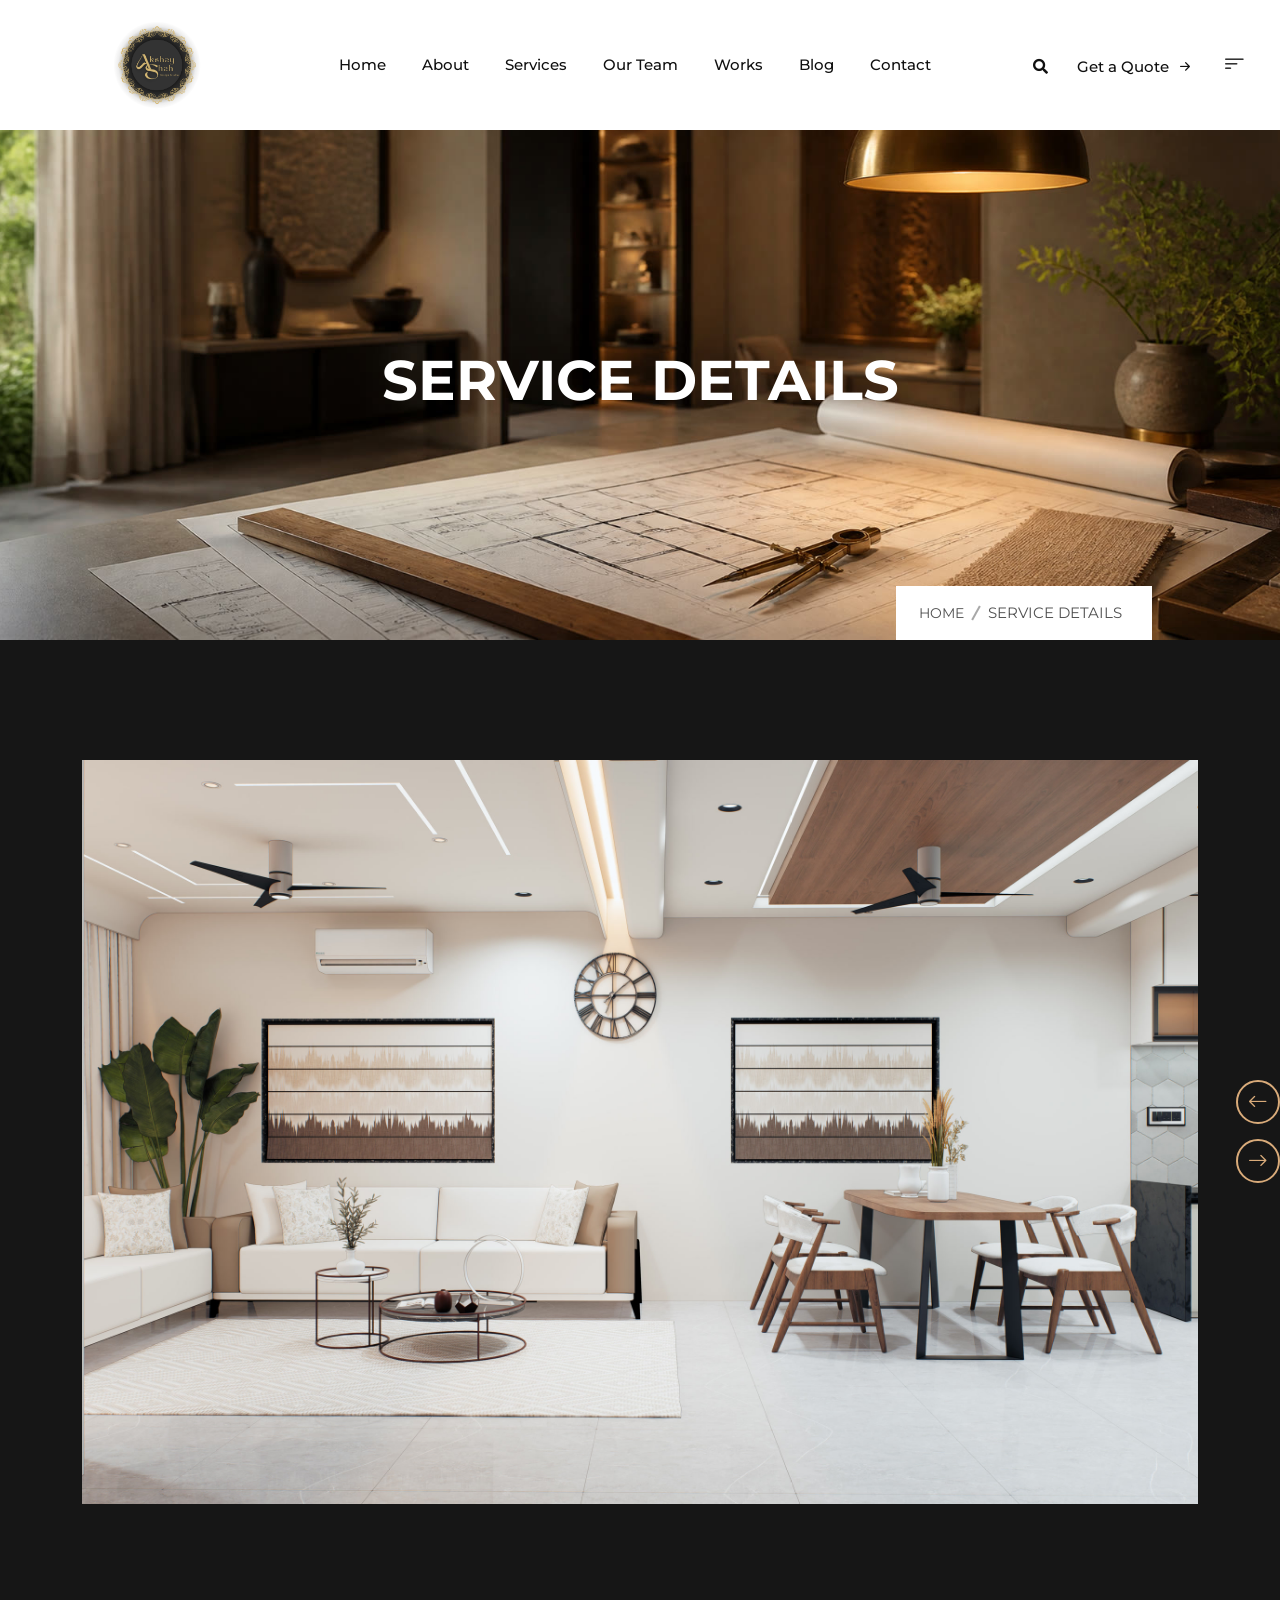
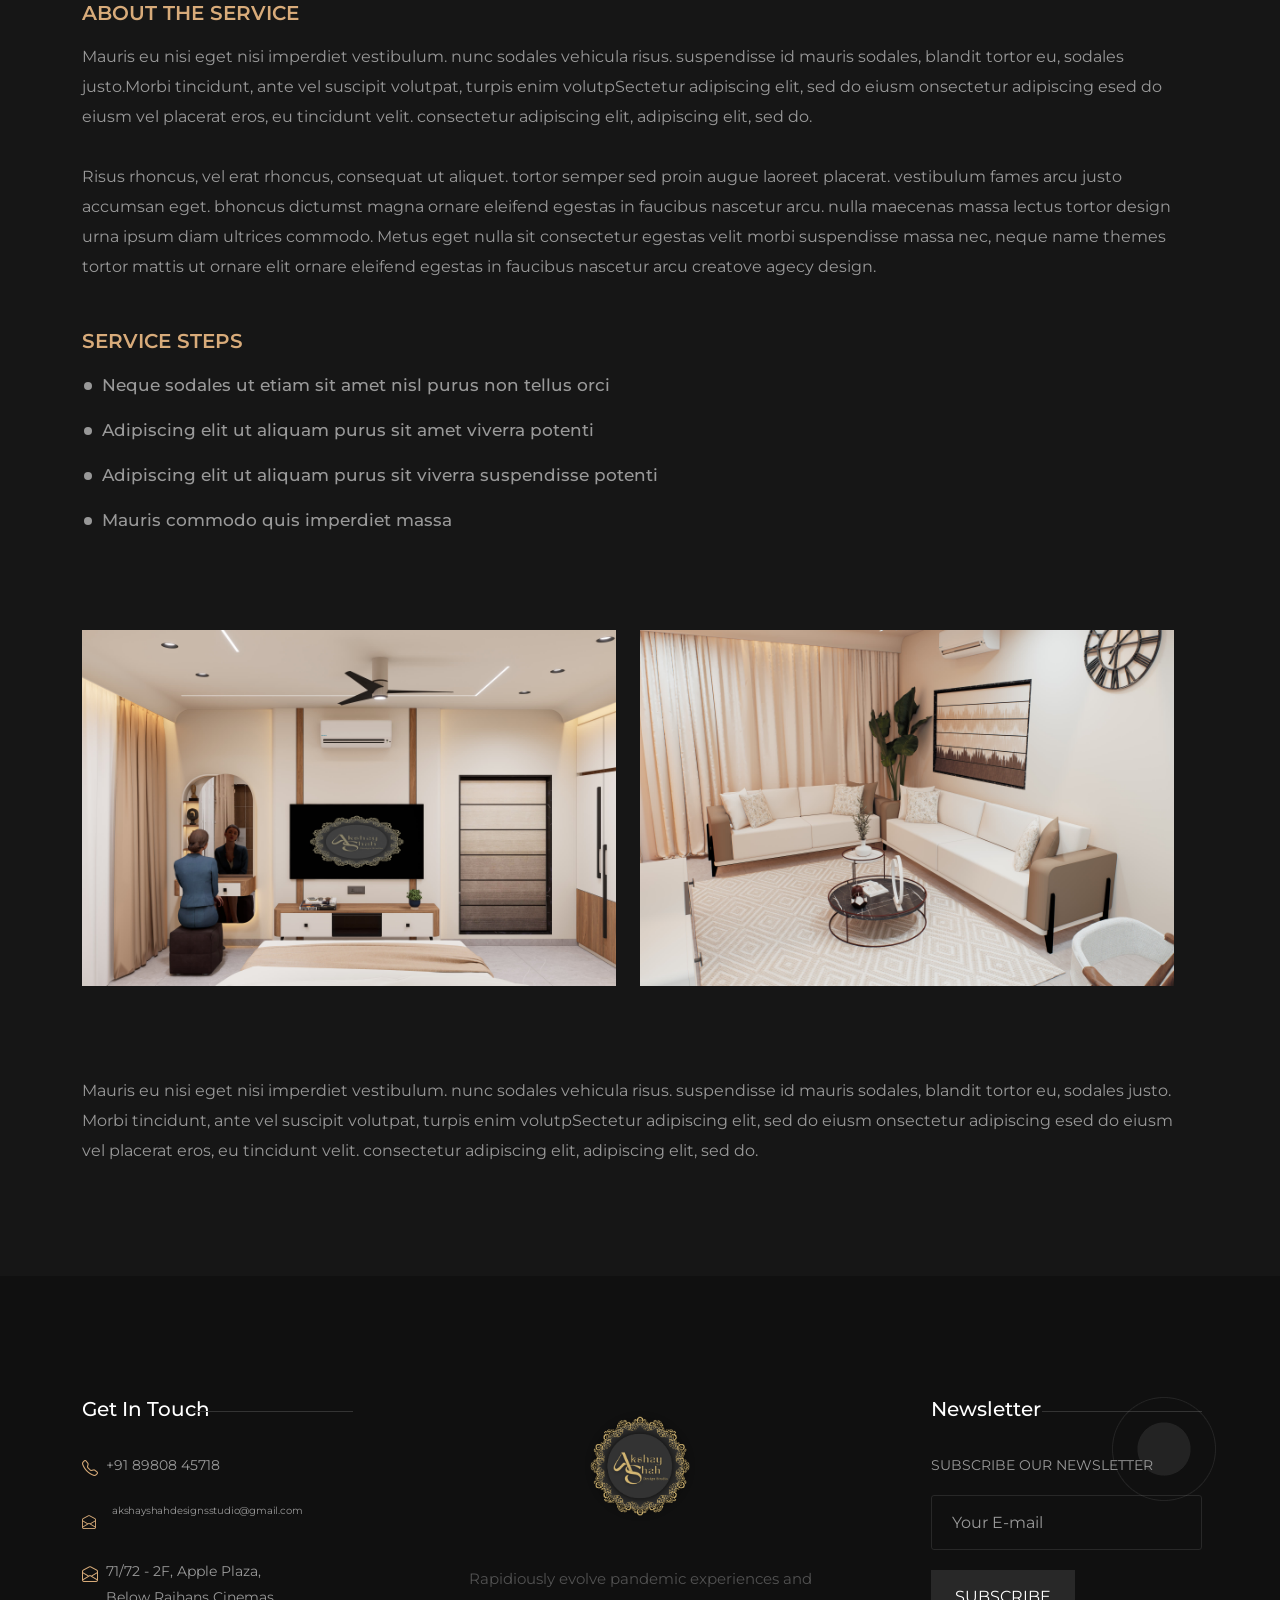
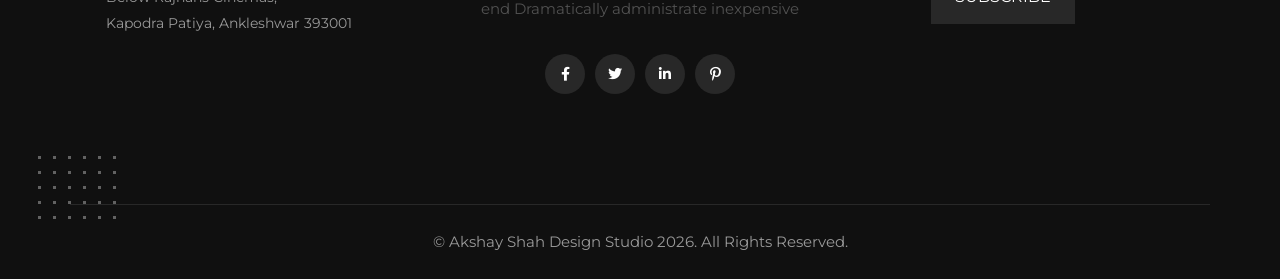
<file: service-details.html>
<!DOCTYPE HTML>
<html lang="en-US">

<head>
	<meta charset="UTF-8">
	<meta http-equiv="x-ua-compatible" content="ie=edge">
	<title>Akshay Shah Design Studio — Best Interior Designer in Ankleshwar</title>
	<meta name="description" content="">
	<meta name="viewport" content="width=device-width, initial-scale=1">
	<!-- Favicon -->
	<link rel="icon" type="image/svg+xml" href="assets/images/fav-icon/icon.svg">
	<!-- bootstrap CSS -->
	<link rel="stylesheet" href="assets/css/bootstrap.min.css?v=20260504" type="text/css" media="all">
	<!-- carousel CSS -->
	<link rel="stylesheet" href="assets/css/owl.carousel.min.css?v=20260504" type="text/css" media="all">
	<!-- animate CSS -->
	<link rel="stylesheet" href="assets/css/animate.css?v=20260504" type="text/css" media="all">
	<!-- animated-text CSS -->
	<link rel="stylesheet" href="assets/css/animated-text.css?v=20260504" type="text/css" media="all">
	<!-- font-awesome CSS -->
	<link rel="stylesheet" href="assets/css/all.min.css?v=20260504" type="text/css" media="all">
	<!-- font-flaticon CSS -->
	<link rel="stylesheet" href="assets/css/flaticon.css?v=20260504" type="text/css" media="all">
	<!-- theme-default CSS -->
	<link rel="stylesheet" href="assets/css/theme-default.css?v=20260504" type="text/css" media="all">
	<!-- meanmenu CSS -->
	<link rel="stylesheet" href="assets/css/meanmenu.min.css?v=20260504" type="text/css" media="all">
	<!-- transitions CSS -->
	<link rel="stylesheet" href="assets/css/owl.transitions.css?v=20260504" type="text/css" media="all">
	<!-- venobox CSS -->
	<link rel="stylesheet" href="venobox/venobox.css?v=20260504" type="text/css" media="all">

	<!-- bootstrap icons -->
	<link rel="stylesheet" href="assets/css/bootstrap-icons.css?v=20260504" type="text/css" media="all">

	<!-- Main Style CSS -->
	<link rel="stylesheet" href="assets/css/style.css?v=20260504" type="text/css" media="all">
	<!-- responsive CSS -->
	<link rel="stylesheet" href="assets/css/responsive.css?v=20260504" type="text/css" media="all">

	<!-- modernizr js -->
	<script src="assets/js/vendor/modernizr-3.5.0.min.js?v=20260504"></script>
</head>

<body>


	<!-- loder -->
	 <div class="loader-wrapper">
		<div class="loader"></div>
		<div class="loder-section left-section"></div>
		<div class="loder-section right-section"></div>
	</div> 



	<!--==================================================-->
	<!-- Start Main Menu Area -->
	<!--==================================================-->
	<div id="sticky-header" class="hendre_nav_manu two">
		<div class="container-fluid">
			<div class="row align-items-center">
				<div class="col-lg-2">
					<div class="logo">
						<a class="logo_img" href="index.html" title="Akshay Shah Design Studio">
							<img src="assets/images/logo-asds.png" alt="logo">
						</a>
						<a class="main_sticky" href="index.html" title="Akshay Shah Design Studio">
							<img src="assets/images/logo-asds.png" alt="logo">
						</a>
					</div>
				</div>
				<div class="col-lg-7">
					<nav class="hendre_menu">
						<ul class="nav_scroll">
							<li><a href="index.html">Home</a></li>
					<li><a href="about.html">About </a></li>
					<li><a href="service.html">Services</a></li>
					<li><a href="team.html">Our Team</a></li>
					<li><a href="portfolio.html">Works</a></li>
					<li><a href="blog-grid.html">Blog</a></li>
					<li><a href="contact.html">Contact</a></li>
						</ul>
					</nav>
				</div>
				<div class="col-lg-3">
					<div class="header-src-box">
						<div class="header-icon">
							<div class="search-box-btn search-box-outer style_two">
								<i class="fas fa-search"></i>
							</div>
						</div>
						<div class="header-button two">
							<a href="contact.html#quote">Get a Quote <i class="bi bi-arrow-right-short"></i></a>
						</div>
						<div class="sidebar-btn style_two">
							<div class="nav-btn navSidebar-button style_two"><span><i class="bi bi-filter-left"></i></span></div>							
						</div>
					</div>
				</div>
			</div>
		</div>
	</div>

	<!--  Mobile Menu Area -->
	<div class="mobile-menu-area sticky d-sm-block d-md-block d-lg-none ">
		<div class="mobile-menu">
			<nav class="hendre_menu">
				<ul class="nav_scroll">
					<li><a href="index.html">Home</a></li>
					<li><a href="about.html">About </a></li>
					<li><a href="service.html">Services</a></li>
					<li><a href="team.html">Our Team</a></li>
					<li><a href="portfolio.html">Works</a></li>
					<li><a href="blog-grid.html">Blog</a></li>
					<li><a href="contact.html">Contact</a></li>
				</ul>
			</nav>
		</div>
	</div>
	<!--==================================================-->
	<!-- End  Mobile Menu Area -->
	<!--==================================================-->

	<!--==================================================-->
	<!-- Sidebar Cart Item -->
	<!--==================================================-->
	
	<div class="xs-sidebar-group info-group">
		<div class="xs-overlay xs-bg-black"></div>
		<div class="xs-sidebar-widget">
			<div class="sidebar-widget-container">
				<div class="widget-heading">
					<a href="#" class="close-side-widget">
						<i class="far fa-times-circle"></i>
					</a>
				</div>
				<div class="sidebar-textwidget">
					<!-- Sidebar Info Content -->
					<div class="sidebar-info-contents">
						<div class="content-inner">
							<div class="nav-logo">
								<a href="index.html"><img src="assets/images/logo-asds.png" alt="sid img" ></a>
							</div>
							<div class="row padding-two">
								<div class="col-lg-6">
									<div class="content-thumb-box">
										<img src="assets/images/resource/insta-4.jpg" alt="">
									</div>
								</div>
								<div class="col-lg-6">
									<div class="content-thumb-box">
										<img src="assets/images/resource/insta-5.jpg" alt="">
									</div>
								</div>
								<div class="col-lg-6">
									<div class="content-thumb-box">
										<img src="assets/images/resource/insta-2.jpg" alt="">
									</div>
								</div>
								<div class="col-lg-6">
									<div class="content-thumb-box">
										<img src="assets/images/resource/insta-1.jpg" alt="">
									</div>
								</div>
							</div>
							<div class="contact-info">
								<h2>Contact Info</h2>
								<ul class="list-style-one">
									<li><i class="bi bi-envelope"></i>71/72 - 2F, Apple Plaza, Below Rajhans Cinemas, Kapodra Patiya, Ankleshwar 393001</li>
									<li><i class="bi bi-envelope"></i><a href="tel:+918980845718" style="color:inherit;">+91 89808 45718</a></li>
									<li style="display:flex;align-items:center;gap:8px;flex-wrap:nowrap;"><i class="bi bi-envelope" style="flex:0 0 auto;font-size:14px;"></i><a href="mailto:akshayshahdesignsstudio@gmail.com" style="display:inline-block;color:inherit;text-decoration:none;font-size:10px;line-height:1.2;letter-spacing:-0.2px;white-space:nowrap;overflow:hidden;text-overflow:ellipsis;flex:1 1 auto;min-width:0;">akshayshahdesignsstudio@gmail.com</a></li>
									<li><i class="bi bi-envelope"></i>Mon-Sat: 10.00 to 19.00 &nbsp;·&nbsp; Sun: Closed</li>
								</ul>
							</div>
							<!-- Social Box -->
							<ul class="social-box">
								<li class="facebook"><a href="#" class="fab fa-facebook-f"></a></li>
								<li class="twitter"><a href="#" class="fab fa-instagram"></a></li>
								<li class="linkedin"><a href="#" class="fab fa-twitter"></a></li>
								<li class="instagram"><a href="#" class="fab fa-pinterest-p"></a></li>
								<li class="youtube"><a href="#" class="fab fa-linkedin-in"></a></li>
							</ul>
						</div>
					</div>		
				</div>
			</div>
		</div>
	</div>

	<!--==================================================-->
	<!--End Sidebar Cart Item -->
	<!--==================================================-->


	<!--==================================================-->
	<!-- Start breadcumb-area -->
	<!--==================================================-->

	<div class="breadcumb-area d-flex align-items-center" style="background-image:url('assets/images/resource/banner-service-details.jpg');background-size:cover;background-position:center;">
		<div class="container">
			<div class="row">
				<div class="col-lg-12">
					<div class="breadcumb-content">
						<h1>Service Details</h1>
						<ul>
							<li><a href="index.html">Home</a></li>
							<li>Service Details</li>
						</ul>
					</div>
				</div>
			</div>
		</div>
	</div>

	<!--==================================================-->
	<!-- End breadcumb-area -->
	<!--==================================================-->


	<!--==================================================-->
	<!-- Start service-details-area -->
	<!--==================================================-->

	<div class="service-details-area">
		<div class="container">
			<div class="row">
				<div class="owl-carousel details_list">
					<div class="col-lg-12">
						<div class="service-details-box">
							<div class="service-details-thumb">
								<img src="assets/images/projects/living-kitchen-2.jpg" alt="Open-plan living + dining">
							</div>
						</div>
					</div>
					<div class="col-lg-12">
						<div class="service-details-box">
							<div class="service-details-thumb">
								<img src="assets/images/projects/kitchen-4.jpg" alt="Contemporary modular kitchen">
							</div>
						</div>
					</div>
					<div class="col-lg-12">
						<div class="service-details-box">
							<div class="service-details-thumb">
								<img src="assets/images/projects/scene-1.jpg" alt="Lounge interior">
							</div>
						</div>
					</div>
				</div>
			</div>
			<div class="row mg-tp">
				<div class="col-lg-12">
					<div class="service_details_box">
						<div class="service_details_content">
							<h3>ABOUT THE SERVICE</h3>
							<p>Mauris eu nisi eget nisi imperdiet vestibulum. nunc sodales vehicula risus. suspendisse id mauris sodales, blandit tortor eu, sodales justo.Morbi tincidunt, ante vel suscipit volutpat, turpis enim volutpSectetur adipiscing elit, sed do eiusm onsectetur adipiscing esed do eiusm vel placerat eros, eu tincidunt velit. consectetur adipiscing elit, adipiscing elit, sed do.</p>
							<p>Risus rhoncus, vel erat rhoncus, consequat ut aliquet. tortor semper sed proin augue laoreet placerat. vestibulum  fames arcu justo accumsan eget. bhoncus dictumst magna ornare eleifend egestas in faucibus nascetur arcu. nulla maecenas massa lectus tortor design urna ipsum diam ultrices commodo. Metus eget nulla sit consectetur egestas velit morbi suspendisse massa nec, neque name themes tortor mattis ut ornare elit ornare eleifend egestas in faucibus nascetur arcu creatove agecy design.</p>
						</div>
						<div class="service-steps-list">
							<h3>SERVICE STEPS</h3>
							<ul>
								<li>Neque sodales ut etiam sit amet nisl purus non tellus orci</li>
								<li>Adipiscing elit ut aliquam purus sit amet viverra potenti</li>
								<li>Adipiscing elit ut aliquam purus sit viverra suspendisse potenti</li>
								<li>Mauris commodo quis imperdiet massa</li>
							</ul>
						</div>
					</div>
				</div>
				<div class="row">
					<div class="col-lg-6 col-md-6">
						<div class="single-details-box wow fadeInRight">
							<div class="single-details_thumb">
								<img src="assets/images/projects/bedroom-2.jpg" alt="Master bedroom">
							</div>
						</div>
					</div>
					<div class="col-lg-6 col-md-6">
						<div class="single-details-box wow fadeInLeft">
							<div class="single-details_thumb">
								<img src="assets/images/projects/sofa-1.jpg" alt="Living room with cream sofas">
							</div>
						</div>
					</div>
				</div>
				<div class="service-details-description">
					<p>Mauris eu nisi eget nisi imperdiet vestibulum. nunc sodales vehicula risus. suspendisse id mauris sodales, blandit tortor eu, sodales justo. Morbi tincidunt, ante vel suscipit volutpat, turpis enim volutpSectetur adipiscing elit, sed do eiusm onsectetur adipiscing esed do eiusm vel placerat eros, eu tincidunt velit. consectetur adipiscing elit, adipiscing elit, sed do.</p>
				</div>
			</div>
		</div>
	</div>
	
	<!--==================================================-->
	<!-- End service-details-area -->
	<!--==================================================-->



	<!--==================================================-->
	<!-- Start Footer Section  -->
	<!--==================================================-->

	<div class="footer-section"> 
		<div class="container">
			<div class="row">
				<div class="col-lg-4 col-md-6">
					<div class="widgets-company-info wow fadeInLeft">
						<div class="widgets-company-content">
							<div class="widgets-company-title">
								<h3>Get In Touch</h3>
							</div>
							<div class="widgets-company-icon-list">
								<ul>
									<li><i class="bi bi-telephone"></i> <a href="tel:+918980845718" style="color:inherit;">+91 89808 45718</a></li>
									<li style="display:flex;align-items:center;gap:8px;flex-wrap:nowrap;"><i class="bi bi-envelope-open" style="flex:0 0 auto;font-size:14px;"></i><a href="mailto:akshayshahdesignsstudio@gmail.com" style="display:inline-block;color:inherit;text-decoration:none;font-size:10px;line-height:1.2;letter-spacing:-0.2px;white-space:nowrap;overflow:hidden;text-overflow:ellipsis;flex:1 1 auto;min-width:0;">akshayshahdesignsstudio@gmail.com</a></li>
									<li><i class="bi bi-envelope-open"></i> 71/72 - 2F, Apple Plaza,<br>Below Rajhans Cinemas,<br>Kapodra Patiya, Ankleshwar 393001</li>
								</ul>
							</div>
						</div>
					</div>					
				</div>
				<div class="col-lg-4 col-md-6">
					<div class="widgets-company-info-box wow fadeInUp">
						<div class="elaction-logo">
							<a class="logo_thumb" href="index.html" title="Akshay Shah Design Studio">
								<img src="assets/images/logo-asds.png" alt="images">
							</a>
						</div>
						<div class="company-info-desc">
							<p> Rapidiously evolve pandemic experiences and end Dramatically administrate inexpensive </p>
						</div>
						<div class="footer-icon-list">
							<ul>
								<li><a href="#"> <i class="fab fa-facebook-f"></i></a></li>
								<li><a href="#"> <i class="fab fa-twitter"> </i> </a></li>
								<li><a href="#"> <i class="fab fa-linkedin-in"></i></a></li>
								<li><a href="#"> <i class="fab fa-pinterest-p"></i></a></li>
							</ul>
						</div>
					</div>					
				</div>
				<div class="col-lg-4 col-md-6">
					<div class="widgets-companys-infos wow fadeInRight">
						<div class="widgets-company-content">
							<div class="widgets-company-title">
								<h3>Newsletter</h3>
							</div>
							<div class="subscribes-box">
								<form action="https://formspree.io/f/myyleorq" method="POST" id="dreamit-form">
									<div class="subscribe_form-title">
										<h3>Subscribe Our Newsletter</h3>
									</div>
									<div class="subscribe_form">
										<div class="form_box">
											<input type="email" name="email" placeholder="Your E-mail">
										</div>
										<button type="submit" class="btns">Subscribe</button>
									</div>
								</form>
								<div id="status"></div>
							</div>
						</div>
					</div>					
				</div>
			</div>
			<div class="row mg-tp align-items-center">
				<div class="col-lg-12">
					<div class="copy-rights">
						<h4>© Akshay Shah Design Studio 2026. All Rights Reserved.</h4>
					</div>
					<div class="footer-shap bounce-animate3">
						<img src="assets/images/resource/counter-shape.png" alt="">
					</div>
					<div class="footer-shape dance">
						<img src="assets/images/resource/border.png" alt="">
					</div>
				</div>
			</div>
		</div>
	</div>	

	<!--==================================================-->
	<!-- End  Footer Section  -->
	<!--==================================================-->



	<!--==================================================-->
	<!-- Start Search Popup Area -->
	<!--==================================================-->

	<div class="search-popup">
		<button class="close-search style-two"><i class="fa fa-times"></i></button>
		<button class="close-search"><i class="fas fa-arrow-up"></i></button>
		<form method="post" action="#">
			<div class="form-group">
				<input type="search" name="search-field" value="" placeholder="Search Here" required="">
				<button type="submit"><i class="fa fa-search"></i></button>
			</div>
		</form>
	</div>



	<!--==================================================-->
	<!-- Start scrollup section Area -->
	<!--==================================================-->
	<div class="prgoress_indicator">
		<svg class="progress-circle svg-content" width="100%" height="100%" viewBox="-1 -1 102 102">
		<path d="M50,1 a49,49 0 0,1 0,98 a49,49 0 0,1 0,-98" />
		</svg>
	</div>
	<!--==================================================-->
	<!-- Start scrollup section Area -->
	<!--==================================================-->



	<!--==================================================-->
	<!-- Start Curser Section Here -->
	<!--==================================================-->
	<!--==================================================-->
	<!-- Ends Curser Section Here -->
	<!--==================================================-->



	<!-- jquery js -->
	<script src="assets/js/vendor/jquery-3.6.2.min.js?v=20260504"></script>
	<!-- bootstrap js -->
	<script src="assets/js/bootstrap.min.js?v=20260504"></script>
	<!-- carousel js -->
	<script src="assets/js/owl.carousel.min.js?v=20260504"></script>
	<!-- counterup js -->
	<script src="assets/js/jquery.counterup.min.js?v=20260504"></script>
	<!-- waypoints js -->
	<script src="assets/js/waypoints.min.js?v=20260504"></script>
	<!-- wow js -->
	<script src="assets/js/wow.js?v=20260504"></script>
	<!-- imagesloaded js -->
	<script src="assets/js/imagesloaded.pkgd.min.js?v=20260504"></script>
	<!-- venobox js -->
	<script src="venobox/venobox.js?v=20260504"></script>

	<!--  animated-text js -->
	<script src="assets/js/animated-text.js?v=20260504"></script>
	<!-- venobox min js -->
	<script src="venobox/venobox.min.js?v=20260504"></script>
	<!-- isotope js -->
	<script src="assets/js/isotope.pkgd.min.js?v=20260504"></script>
	<!-- jquery meanmenu js -->
	<script src="assets/js/jquery.meanmenu.js?v=20260504"></script>

	<!-- jquery scrollup js -->
	<script src="assets/js/jquery.scrollUp.js?v=20260504"></script>

	<script src="assets/js/jquery.barfiller.js?v=20260504"></script>
	<!-- jquery js -->

	<script src="assets/js/popper.min.js?v=20260504"></script>

	<!-- theme js -->
	<script src="assets/js/theme.js?v=20260504"></script>


<script>
$(document).ready(function(){

$('.aa').counterUp({
    delay: 10,
    time: 1000
});


});
</script>







</body>

</html>
</file>
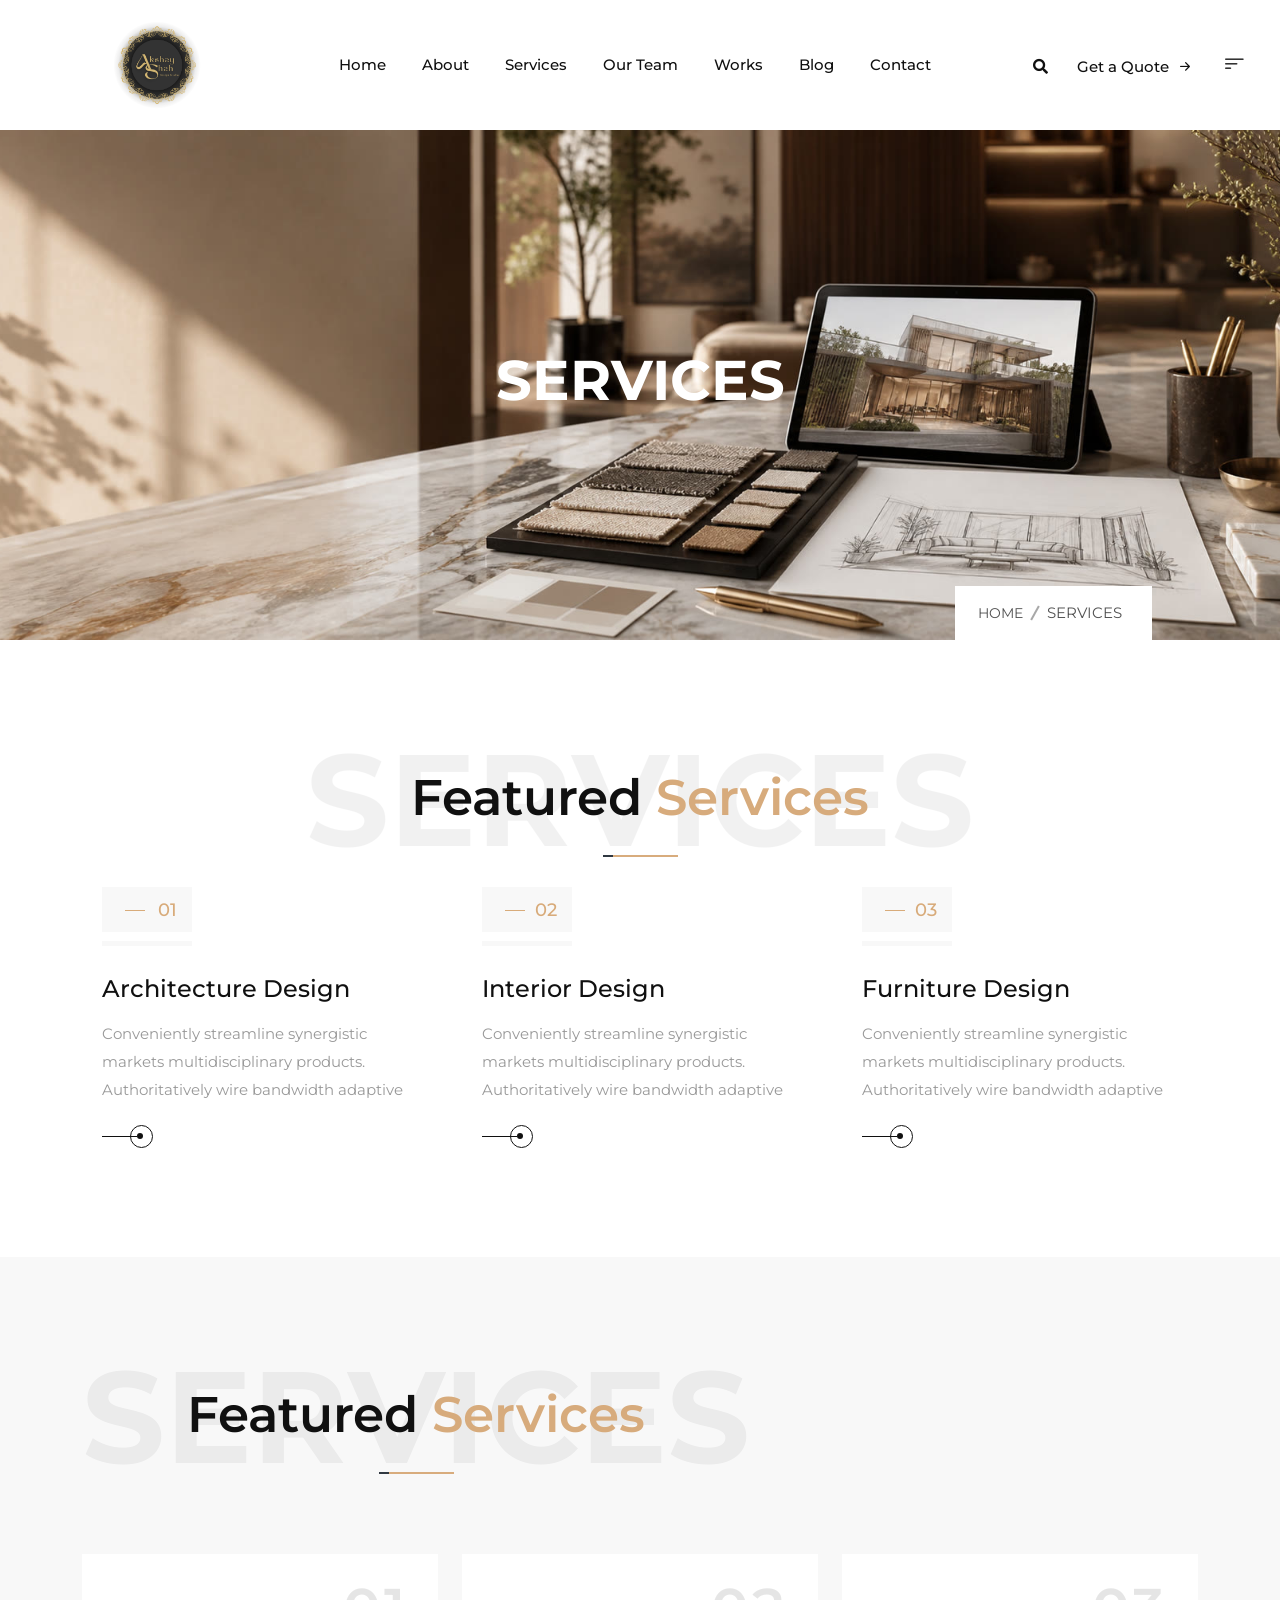
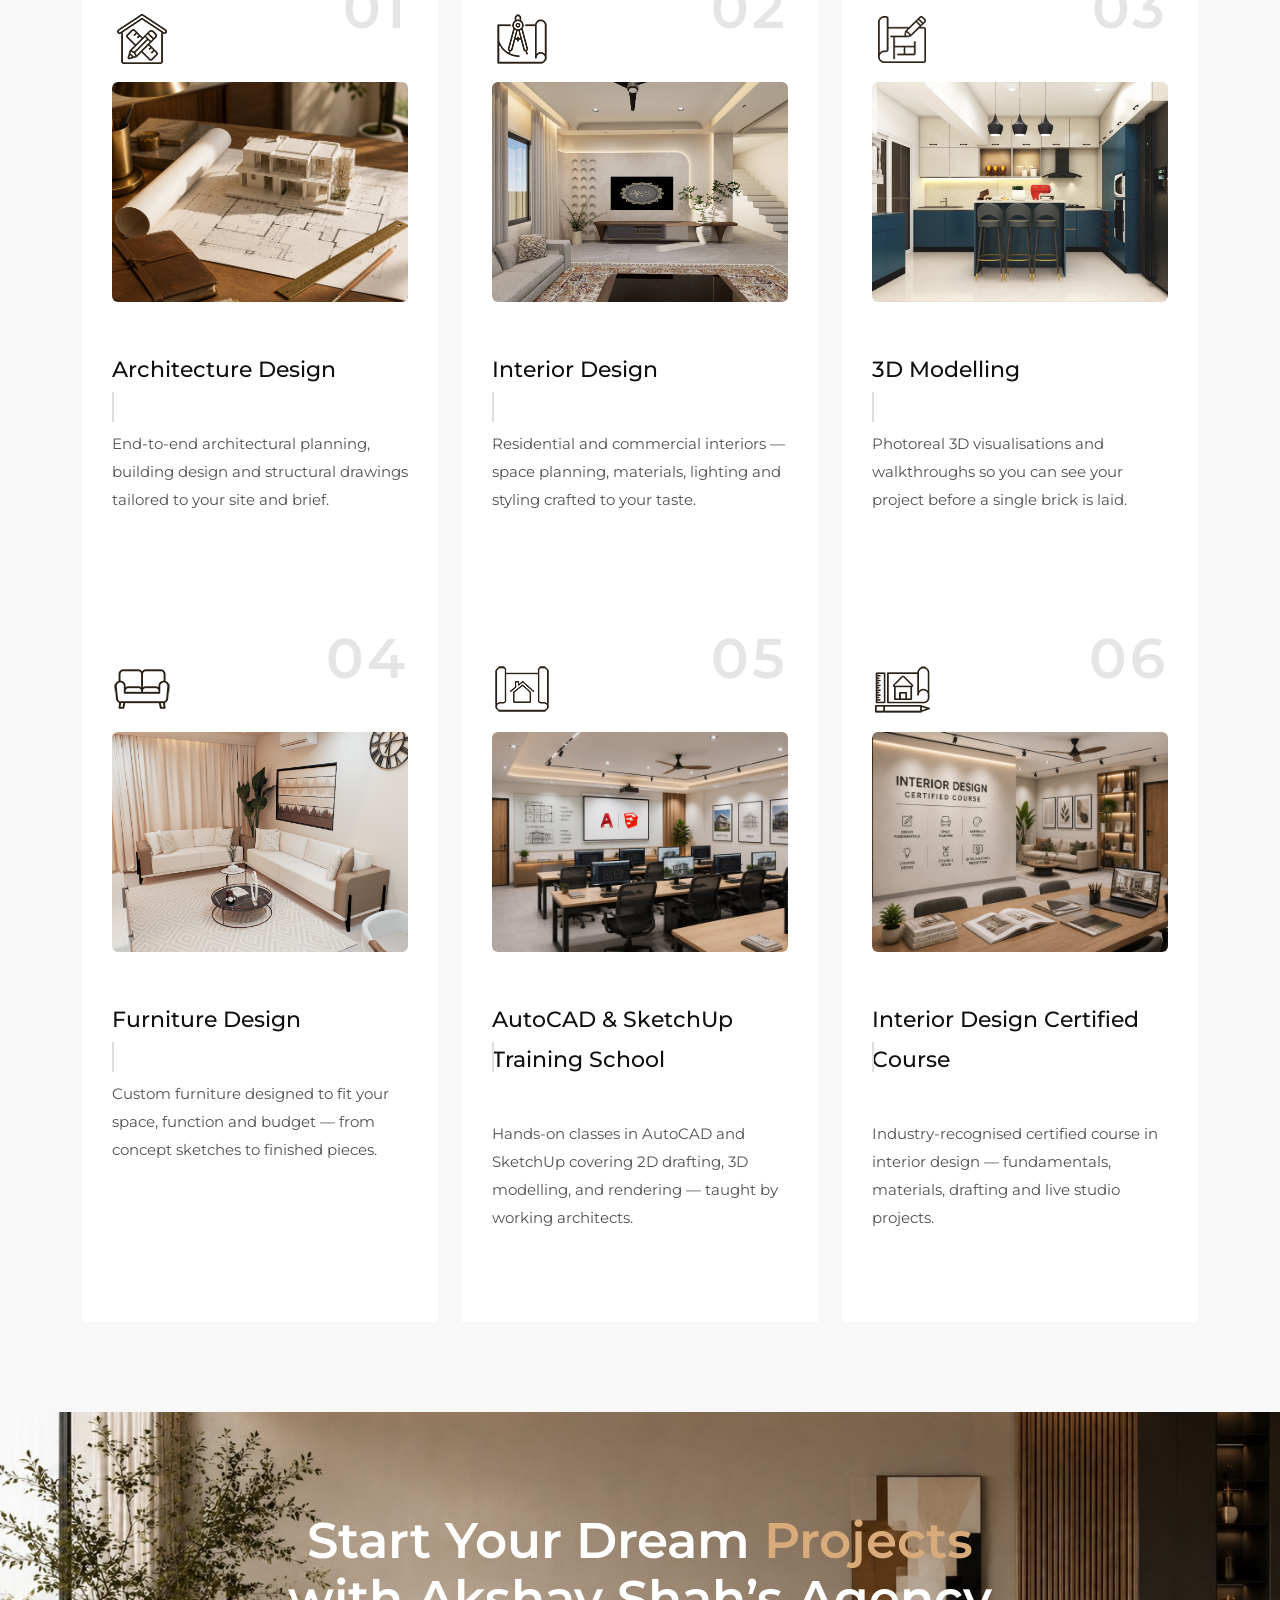
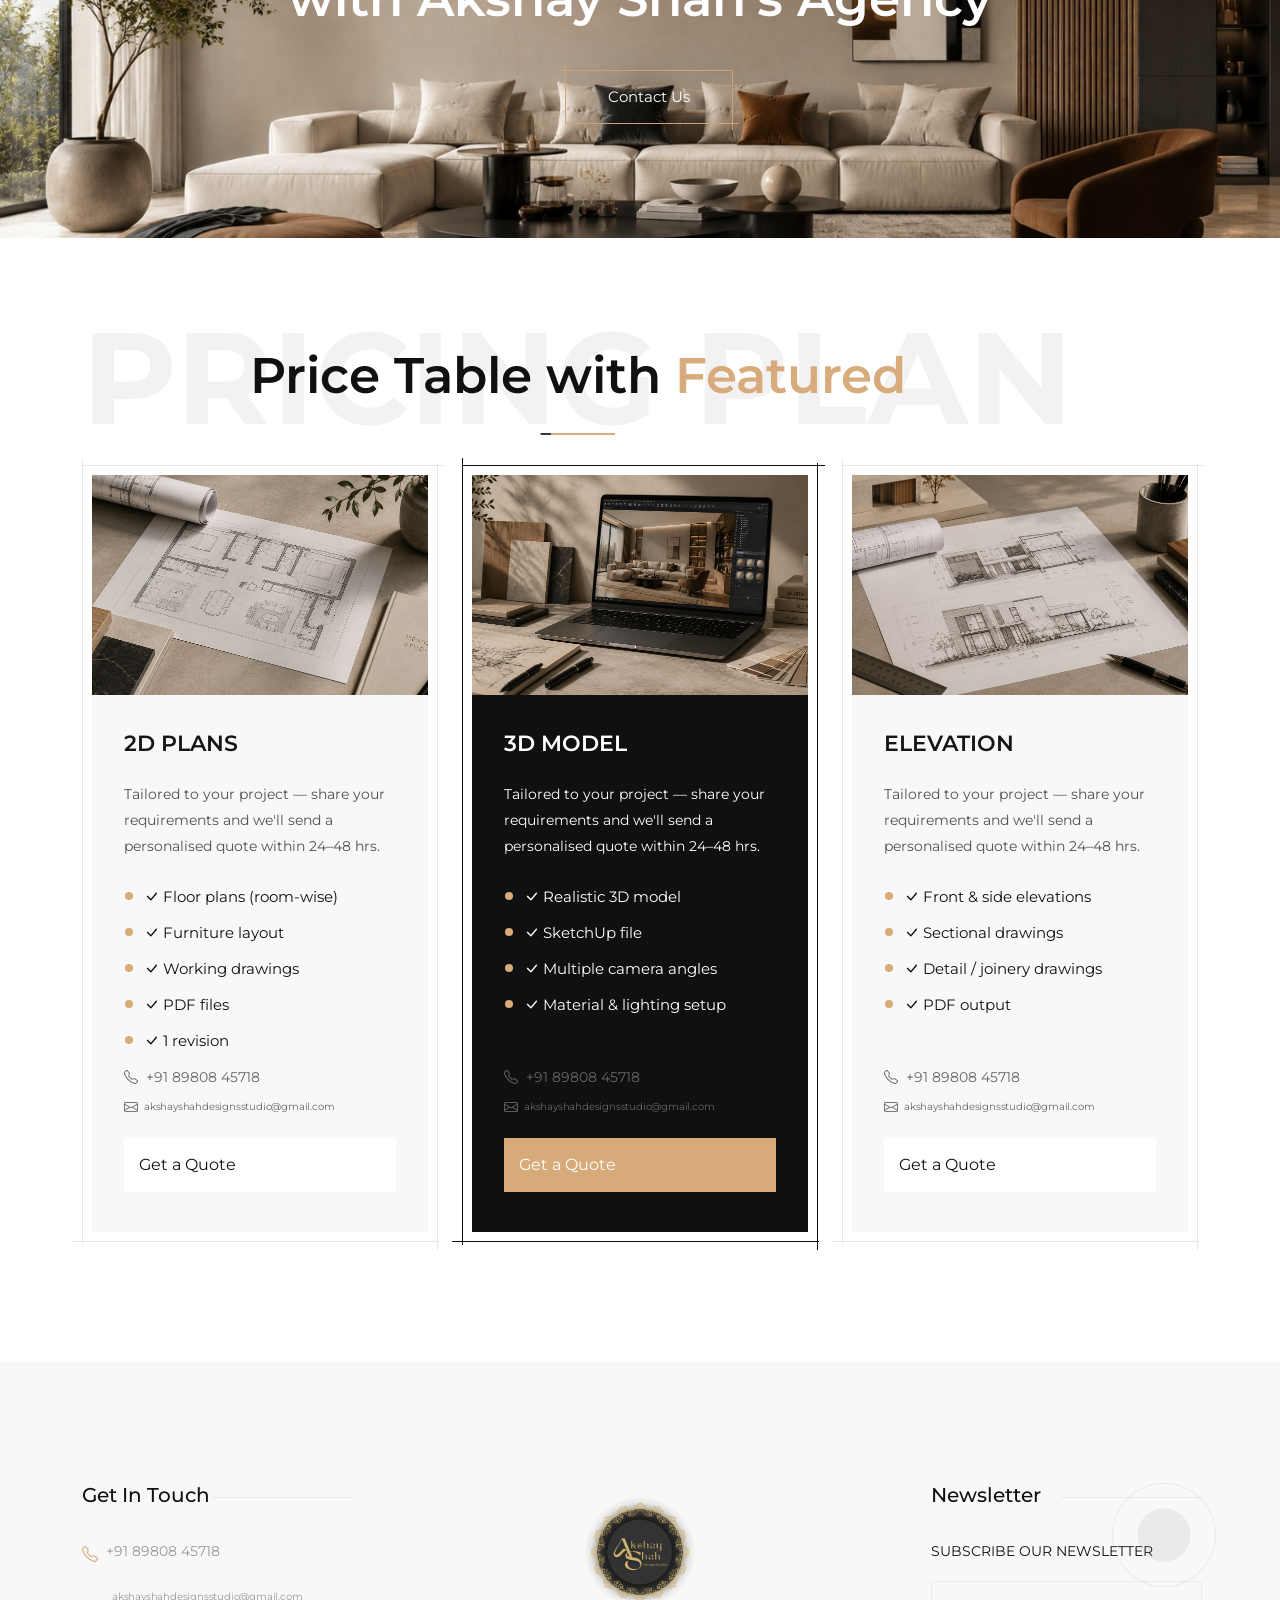
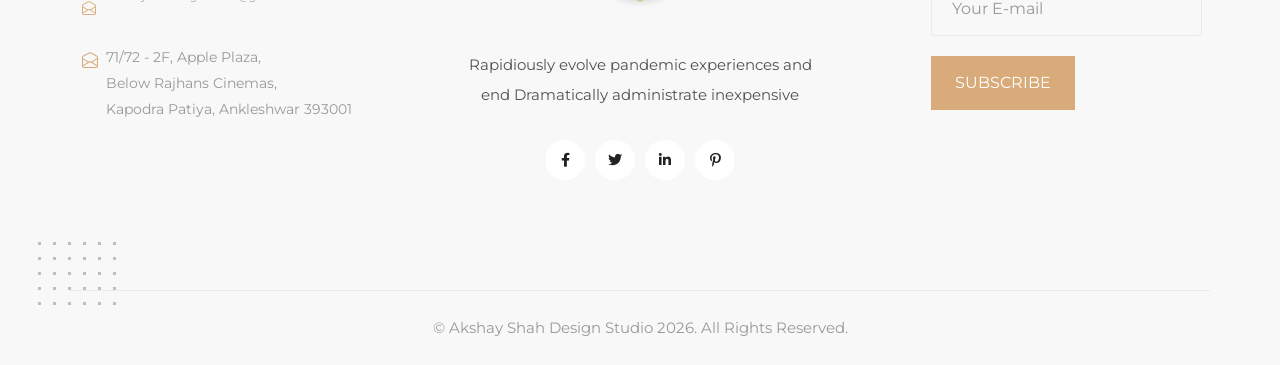
<file: service.html>
<!DOCTYPE HTML>
<html lang="en-US">

<head>
	<meta charset="UTF-8">
	<meta http-equiv="x-ua-compatible" content="ie=edge">
	<title>Akshay Shah Design Studio — Best Interior Designer in Ankleshwar</title>
	<meta name="description" content="">
	<meta name="viewport" content="width=device-width, initial-scale=1">
	<!-- Favicon -->
	<link rel="icon" type="image/svg+xml" href="assets/images/fav-icon/icon.svg">
	<!-- bootstrap CSS -->
	<link rel="stylesheet" href="assets/css/bootstrap.min.css?v=20260504" type="text/css" media="all">
	<!-- carousel CSS -->
	<link rel="stylesheet" href="assets/css/owl.carousel.min.css?v=20260504" type="text/css" media="all">
	<!-- animate CSS -->
	<link rel="stylesheet" href="assets/css/animate.css?v=20260504" type="text/css" media="all">
	<!-- animated-text CSS -->
	<link rel="stylesheet" href="assets/css/animated-text.css?v=20260504" type="text/css" media="all">
	<!-- font-awesome CSS -->
	<link rel="stylesheet" href="assets/css/all.min.css?v=20260504" type="text/css" media="all">
	<!-- font-flaticon CSS -->
	<link rel="stylesheet" href="assets/css/flaticon.css?v=20260504" type="text/css" media="all">
	<!-- theme-default CSS -->
	<link rel="stylesheet" href="assets/css/theme-default.css?v=20260504" type="text/css" media="all">
	<!-- meanmenu CSS -->
	<link rel="stylesheet" href="assets/css/meanmenu.min.css?v=20260504" type="text/css" media="all">
	<!-- transitions CSS -->
	<link rel="stylesheet" href="assets/css/owl.transitions.css?v=20260504" type="text/css" media="all">
	<!-- venobox CSS -->
	<link rel="stylesheet" href="venobox/venobox.css?v=20260504" type="text/css" media="all">

	<!-- bootstrap icons -->
	<link rel="stylesheet" href="assets/css/bootstrap-icons.css?v=20260504" type="text/css" media="all">

	<!-- Main Style CSS -->
	<link rel="stylesheet" href="assets/css/style.css?v=20260504" type="text/css" media="all">
	<!-- responsive CSS -->
	<link rel="stylesheet" href="assets/css/responsive.css?v=20260504" type="text/css" media="all">

	<!-- modernizr js -->
	<script src="assets/js/vendor/modernizr-3.5.0.min.js?v=20260504"></script>
</head>

<body>


	<!-- loder -->
	 <div class="loader-wrapper">
		<div class="loader"></div>
		<div class="loder-section left-section"></div>
		<div class="loder-section right-section"></div>
	</div>



	<!--==================================================-->
	<!-- Start Main Menu Area -->
	<!--==================================================-->
	<div id="sticky-header" class="hendre_nav_manu two">
		<div class="container-fluid">
			<div class="row align-items-center">
				<div class="col-lg-2">
					<div class="logo">
						<a class="logo_img" href="index.html" title="Akshay Shah Design Studio">
							<img src="assets/images/logo-asds.png" alt="logo">
						</a>
						<a class="main_sticky" href="index.html" title="Akshay Shah Design Studio">
							<img src="assets/images/logo-asds.png" alt="logo">
						</a>
					</div>
				</div>
				<div class="col-lg-7">
					<nav class="hendre_menu">
						<ul class="nav_scroll">
							<li><a href="index.html">Home</a></li>
					<li><a href="about.html">About </a></li>
					<li><a href="service.html">Services</a></li>
					<li><a href="team.html">Our Team</a></li>
					<li><a href="portfolio.html">Works</a></li>
					<li><a href="blog-grid.html">Blog</a></li>
					<li><a href="contact.html">Contact</a></li>
						</ul>
					</nav>
				</div>
				<div class="col-lg-3">
					<div class="header-src-box">
						<div class="header-icon">
							<div class="search-box-btn search-box-outer style_two">
								<i class="fas fa-search"></i>
							</div>
						</div>
						<div class="header-button two">
							<a href="contact.html#quote">Get a Quote <i class="bi bi-arrow-right-short"></i></a>
						</div>
						<div class="sidebar-btn style_two">
							<div class="nav-btn navSidebar-button style_two"><span><i class="bi bi-filter-left"></i></span></div>							
						</div>
					</div>
				</div>
			</div>
		</div>
	</div>

	<!--  Mobile Menu Area -->
	<div class="mobile-menu-area sticky d-sm-block d-md-block d-lg-none ">
		<div class="mobile-menu">
			<nav class="hendre_menu">
				<ul class="nav_scroll">
					<li><a href="index.html">Home</a></li>
					<li><a href="about.html">About </a></li>
					<li><a href="service.html">Services</a></li>
					<li><a href="team.html">Our Team</a></li>
					<li><a href="portfolio.html">Works</a></li>
					<li><a href="blog-grid.html">Blog</a></li>
					<li><a href="contact.html">Contact</a></li>
				</ul>
			</nav>
		</div>
	</div>
	<!--==================================================-->
	<!-- End  Mobile Menu Area -->
	<!--==================================================-->

	<!--==================================================-->
	<!-- Sidebar Cart Item -->
	<!--==================================================-->
	
	<div class="xs-sidebar-group info-group">
		<div class="xs-overlay xs-bg-black"></div>
		<div class="xs-sidebar-widget">
			<div class="sidebar-widget-container">
				<div class="widget-heading">
					<a href="#" class="close-side-widget">
						<i class="far fa-times-circle"></i>
					</a>
				</div>
				<div class="sidebar-textwidget">
					<!-- Sidebar Info Content -->
					<div class="sidebar-info-contents">
						<div class="content-inner">
							<div class="nav-logo">
								<a href="index.html"><img src="assets/images/logo-asds.png" alt="sid img" ></a>
							</div>
							<div class="row padding-two">
								<div class="col-lg-6">
									<div class="content-thumb-box">
										<img src="assets/images/resource/insta-4.jpg" alt="">
									</div>
								</div>
								<div class="col-lg-6">
									<div class="content-thumb-box">
										<img src="assets/images/resource/insta-5.jpg" alt="">
									</div>
								</div>
								<div class="col-lg-6">
									<div class="content-thumb-box">
										<img src="assets/images/resource/insta-2.jpg" alt="">
									</div>
								</div>
								<div class="col-lg-6">
									<div class="content-thumb-box">
										<img src="assets/images/resource/insta-1.jpg" alt="">
									</div>
								</div>
							</div>
							<div class="contact-info">
								<h2>Contact Info</h2>
								<ul class="list-style-one">
									<li><i class="bi bi-envelope"></i>71/72 - 2F, Apple Plaza, Below Rajhans Cinemas, Kapodra Patiya, Ankleshwar 393001</li>
									<li><i class="bi bi-envelope"></i><a href="tel:+918980845718" style="color:inherit;">+91 89808 45718</a></li>
									<li style="display:flex;align-items:center;gap:8px;flex-wrap:nowrap;"><i class="bi bi-envelope" style="flex:0 0 auto;font-size:14px;"></i><a href="mailto:akshayshahdesignsstudio@gmail.com" style="display:inline-block;color:inherit;text-decoration:none;font-size:10px;line-height:1.2;letter-spacing:-0.2px;white-space:nowrap;overflow:hidden;text-overflow:ellipsis;flex:1 1 auto;min-width:0;">akshayshahdesignsstudio@gmail.com</a></li>
									<li><i class="bi bi-envelope"></i>Mon-Sat: 10.00 to 19.00 &nbsp;·&nbsp; Sun: Closed</li>
								</ul>
							</div>
							<!-- Social Box -->
							<ul class="social-box">
								<li class="facebook"><a href="#" class="fab fa-facebook-f"></a></li>
								<li class="twitter"><a href="#" class="fab fa-instagram"></a></li>
								<li class="linkedin"><a href="#" class="fab fa-twitter"></a></li>
								<li class="instagram"><a href="#" class="fab fa-pinterest-p"></a></li>
								<li class="youtube"><a href="#" class="fab fa-linkedin-in"></a></li>
							</ul>
						</div>
					</div>		
				</div>
			</div>
		</div>
	</div>

	<!--==================================================-->
	<!--End Sidebar Cart Item -->
	<!--==================================================-->


	<!--==================================================-->
	<!-- Start breadcumb-area -->
	<!--==================================================-->

	<div class="breadcumb-area d-flex align-items-center" style="background-image:url('assets/images/resource/banner-services.jpg');background-size:cover;background-position:center;">
		<div class="container">
			<div class="row">
				<div class="col-lg-12">
					<div class="breadcumb-content">
						<h1>Services</h1>
						<ul>
							<li><a href="index.html">Home</a></li>
							<li>Services </li>
						</ul>
					</div>
				</div>
			</div>
		</div>
	</div>

	<!--==================================================-->
	<!-- End breadcumb-area -->
	<!--==================================================-->



	<!--==================================================-->
	<!-- Start feature-area -->
	<!--==================================================-->

	<div class="feature-area one upper">
		<div class="container">
			<div class="row align-items-center">
				<div class="col-lg-12">
					<div class="section-title upper">
						<div class="main-title">
							<h1>Services</h1>
						</div>
						<div class="sub-title">
							<h2>Featured <span>Services</span></h2>
						</div>
					</div>
				</div>
			</div>
			<div class="row align-items-center">
				<div class="col-lg-4 col-md-6">
					<div class="single-feature-box wow fadeInLeft">
						<div class="feature-content">
							<h4>01</h4>
							<h3>Architecture Design</h3>
							<p>Conveniently streamline synergistic markets multidisciplinary products. Authoritatively wire bandwidth adaptive</p>
						</div>
						<div class="feature-button">
							<a href="service-details.html">View Details</a>
						</div>
					</div>
				</div>
				<div class="col-lg-4 col-md-6">
					<div class="single-feature-box wow fadeInUp">
						<div class="feature-content">
							<h4>02</h4>
							<h3>Interior Design</h3>
							<p>Conveniently streamline synergistic markets multidisciplinary products. Authoritatively wire bandwidth adaptive</p>
						</div>
						<div class="feature-button">
							<a href="service-details.html">View Details</a>
						</div>
					</div>
				</div>
				<div class="col-lg-4 col-md-6">
					<div class="single-feature-box wow fadeInRight">
						<div class="feature-content">
							<h4>03</h4>
							<h3>Furniture Design</h3>
							<p>Conveniently streamline synergistic markets multidisciplinary products. Authoritatively wire bandwidth adaptive</p>
						</div>
						<div class="feature-button">
							<a href="service-details.html">View Details</a>
						</div>
					</div>
				</div>
			</div>
		</div>
	</div>
	
	<!--==================================================-->
	<!-- End feature-area -->
	<!--==================================================-->



	<!--==================================================-->
	<!-- Start service-area-inner-page -->
	<!--==================================================-->

	<div class="service-area-inner-page">
		<div class="container">
			<div class="row">
				<div class="col-lg-12">
					<div class="section-title upper">
						<div class="main-title">
							<h1>Services</h1>
						</div>
						<div class="sub-title">
							<h2>Featured <span>Services</span></h2>
						</div>
					</div>
				</div>
			</div>
			<div class="row mg-tp">
				<!-- 1. Architecture Design -->
				<div class="col-lg-4 col-md-6">
					<div class="single-inner-service-box wow fadeInLeft">
						<div class="inner-service-tmb">
							<img src="assets/images/service/inner-icon-1.png" alt="">
						</div>
						<div class="service-preview"><img src="assets/images/projects/architecture-design.jpg" alt="Architecture Design"></div>
						<div class="inner-service-title">
							<h3>Architecture Design</h3>
							<p>End-to-end architectural planning, building design and structural drawings tailored to your site and brief.</p>
						</div>
						<div class="inner-service-button">
							<a href="service-details.html">View Details</a>
						</div>
						<div class="inner-service-number">
							<h1>01</h1>
						</div>
					</div>
				</div>
				<!-- 2. Interior Design -->
				<div class="col-lg-4 col-md-6">
					<div class="single-inner-service-box wow fadeInUp">
						<div class="inner-service-tmb">
							<img src="assets/images/service/inner-icon-5.png" alt="">
						</div>
						<div class="service-preview"><img src="assets/images/projects/scene-2.jpg" alt="Interior Design"></div>
						<div class="inner-service-title">
							<h3>Interior Design</h3>
							<p>Residential and commercial interiors — space planning, materials, lighting and styling crafted to your taste.</p>
						</div>
						<div class="inner-service-button">
							<a href="service-details.html">View Details</a>
						</div>
						<div class="inner-service-number">
							<h1>02</h1>
						</div>
					</div>
				</div>
				<!-- 3. 3D Modelling -->
				<div class="col-lg-4 col-md-6">
					<div class="single-inner-service-box wow fadeInRight">
						<div class="inner-service-tmb">
							<img src="assets/images/service/inner-icon-2.png" alt="">
						</div>
						<div class="service-preview"><img src="assets/images/projects/kitchen-2.jpg" alt="3D Modelling"></div>
						<div class="inner-service-title">
							<h3>3D Modelling</h3>
							<p>Photoreal 3D visualisations and walkthroughs so you can see your project before a single brick is laid.</p>
						</div>
						<div class="inner-service-button">
							<a href="service-details.html">View Details</a>
						</div>
						<div class="inner-service-number">
							<h1>03</h1>
						</div>
					</div>
				</div>
				<!-- 4. Furniture -->
				<div class="col-lg-4 col-md-6">
					<div class="single-inner-service-box wow fadeInLeft">
						<div class="inner-service-tmb">
							<img src="assets/images/service/inner-icon-6.png" alt="">
						</div>
						<div class="service-preview"><img src="assets/images/projects/sofa-1.jpg" alt="Furniture Design"></div>
						<div class="inner-service-title">
							<h3>Furniture Design</h3>
							<p>Custom furniture designed to fit your space, function and budget — from concept sketches to finished pieces.</p>
						</div>
						<div class="inner-service-button">
							<a href="service-details.html">View Details</a>
						</div>
						<div class="inner-service-number">
							<h1>04</h1>
						</div>
					</div>
				</div>
				<!-- 5. AutoCAD & SketchUp Training School -->
				<div class="col-lg-4 col-md-6">
					<div class="single-inner-service-box wow fadeInUp">
						<div class="inner-service-tmb">
							<img src="assets/images/service/inner-icon-4.png" alt="">
						</div>
						<div class="service-preview"><img src="assets/images/projects/training-school.jpg" alt="AutoCAD &amp; SketchUp Training School"></div>
						<div class="inner-service-title">
							<h3>AutoCAD &amp; SketchUp Training School</h3>
							<p>Hands-on classes in AutoCAD and SketchUp covering 2D drafting, 3D modelling, and rendering — taught by working architects.</p>
						</div>
						<div class="inner-service-button">
							<a href="service-details.html">View Details</a>
						</div>
						<div class="inner-service-number">
							<h1>05</h1>
						</div>
					</div>
				</div>
				<!-- 6. Interior Design Certified Course -->
				<div class="col-lg-4 col-md-6">
					<div class="single-inner-service-box wow fadeInRight">
						<div class="inner-service-tmb">
							<img src="assets/images/service/inner-icon-3.png" alt="">
						</div>
						<div class="service-preview"><img src="assets/images/projects/interior-course.jpg" alt="Interior Design Certified Course"></div>
						<div class="inner-service-title">
							<h3>Interior Design Certified Course</h3>
							<p>Industry-recognised certified course in interior design — fundamentals, materials, drafting and live studio projects.</p>
						</div>
						<div class="inner-service-button">
							<a href="service-details.html">View Details</a>
						</div>
						<div class="inner-service-number">
							<h1>06</h1>
						</div>
					</div>
				</div>
			</div>
		</div>
	</div>
	
	<!--==================================================-->
	<!-- End service-area-inner-page -->
	<!--==================================================-->


	<!--==================================================-->
	<!-- Start akshay shah-agency-area -->
	<!--==================================================-->

	<div class="studio-agency-area">
		<div class="container">
			<div class="row">
				<div class="col-lg-12">
					<div class="studio-agency">
						<h2>Start Your Dream <span>Projects</span> <br> with Akshay Shah’s Agency</h2>
					</div>
					<div class="studio-agency-button">
						<a href="contact.html">Contact Us</a>
					</div>
				</div>
			</div>
		</div>
	</div>
	
	<!--==================================================-->
	<!-- End akshay shah-agency-area -->
	<!--==================================================-->



	<!--==================================================-->
	<!-- Start pricing-area -->
	<!--==================================================-->

	<div class="pricing-area">
		<div class="container">
			<div class="row">
				<div class="col-lg-12">
					<div class="section-title upper">
						<div class="main-title">
							<h1>PRICING PLAN</h1>
						</div>
						<div class="sub-title">
							<h2>Price Table with <span>Featured</span></h2>
						</div>
					</div>
				</div>
			</div>
			<div class="row">
					<div class="col-lg-4 col-md-6">
					<div class="single-pricing-box wow fadeInLeft">
						<div class="pricing-inner-box">
							<div class="single-pricing-thumb">
								<img src="assets/images/pricing/pricing-2d-plans.png" alt="">
							</div>
							<div class="single-pricing-content">
								<h3>2D Plans</h3>
								<p>Tailored to your project — share your requirements and we'll send a personalised quote within 24–48 hrs.</p>
								<div class="pricing-plan-list">
									<ul>
										<li><i class="bi bi-check-lg"></i> Floor plans (room-wise)</li>
										<li><i class="bi bi-check-lg"></i> Furniture layout</li>
										<li><i class="bi bi-check-lg"></i> Working drawings</li>
										<li><i class="bi bi-check-lg"></i> PDF files</li>
										<li><i class="bi bi-check-lg"></i> 1 revision</li>
									</ul>
								</div>
								<div class="pricing-dolar" style="text-align:left;">
									<p style="margin:0 0 4px;color:#666;font-size:14px;"><i class="bi bi-telephone"></i> &nbsp;<a href="tel:+918980845718" style="color:inherit;">+91 89808 45718</a></p>
									<p style="margin:0;color:#666;display:flex;align-items:center;gap:6px;flex-wrap:nowrap;"><i class="bi bi-envelope" style="flex:0 0 auto;font-size:14px;"></i><a href="mailto:akshayshahdesignsstudio@gmail.com" style="color:inherit;text-decoration:none;font-size:10px;line-height:1.2;letter-spacing:-0.2px;white-space:nowrap;overflow:hidden;text-overflow:ellipsis;flex:1 1 auto;min-width:0;">akshayshahdesignsstudio@gmail.com</a></p>
								</div>
								<div class="pricing-button">
									<a href="contact.html?service=2D+Plans#quote">Get a Quote</a>
								</div>
							</div>
						</div>
					</div>
				</div>
					<div class="col-lg-4 col-md-6">
					<div class="single-pricing-box style_two wow fadeInUp">
						<div class="pricing-inner-box">
							<div class="single-pricing-thumb">
								<img src="assets/images/pricing/pricing-3d-model.png" alt="">
							</div>
							<div class="single-pricing-content">
								<h3>3D Model</h3>
								<p>Tailored to your project — share your requirements and we'll send a personalised quote within 24–48 hrs.</p>
								<div class="pricing-plan-list">
									<ul>
										<li><i class="bi bi-check-lg"></i> Realistic 3D model</li>
										<li><i class="bi bi-check-lg"></i> SketchUp file</li>
										<li><i class="bi bi-check-lg"></i> Multiple camera angles</li>
										<li><i class="bi bi-check-lg"></i> Material & lighting setup</li>
									</ul>
								</div>
								<div class="pricing-dolar" style="text-align:left;">
									<p style="margin:0 0 4px;color:#666;font-size:14px;"><i class="bi bi-telephone"></i> &nbsp;<a href="tel:+918980845718" style="color:inherit;">+91 89808 45718</a></p>
									<p style="margin:0;color:#666;display:flex;align-items:center;gap:6px;flex-wrap:nowrap;"><i class="bi bi-envelope" style="flex:0 0 auto;font-size:14px;"></i><a href="mailto:akshayshahdesignsstudio@gmail.com" style="color:inherit;text-decoration:none;font-size:10px;line-height:1.2;letter-spacing:-0.2px;white-space:nowrap;overflow:hidden;text-overflow:ellipsis;flex:1 1 auto;min-width:0;">akshayshahdesignsstudio@gmail.com</a></p>
								</div>
								<div class="pricing-button">
									<a href="contact.html?service=3D+Model#quote">Get a Quote</a>
								</div>
							</div>
						</div>
					</div>
				</div>
					<div class="col-lg-4 col-md-6">
					<div class="single-pricing-box wow fadeInRight">
						<div class="pricing-inner-box">
							<div class="single-pricing-thumb">
								<img src="assets/images/pricing/pricing-elevation.png" alt="">
							</div>
							<div class="single-pricing-content">
								<h3>Elevation</h3>
								<p>Tailored to your project — share your requirements and we'll send a personalised quote within 24–48 hrs.</p>
								<div class="pricing-plan-list">
									<ul>
										<li><i class="bi bi-check-lg"></i> Front & side elevations</li>
										<li><i class="bi bi-check-lg"></i> Sectional drawings</li>
										<li><i class="bi bi-check-lg"></i> Detail / joinery drawings</li>
										<li><i class="bi bi-check-lg"></i> PDF output</li>
									</ul>
								</div>
								<div class="pricing-dolar" style="text-align:left;">
									<p style="margin:0 0 4px;color:#666;font-size:14px;"><i class="bi bi-telephone"></i> &nbsp;<a href="tel:+918980845718" style="color:inherit;">+91 89808 45718</a></p>
									<p style="margin:0;color:#666;display:flex;align-items:center;gap:6px;flex-wrap:nowrap;"><i class="bi bi-envelope" style="flex:0 0 auto;font-size:14px;"></i><a href="mailto:akshayshahdesignsstudio@gmail.com" style="color:inherit;text-decoration:none;font-size:10px;line-height:1.2;letter-spacing:-0.2px;white-space:nowrap;overflow:hidden;text-overflow:ellipsis;flex:1 1 auto;min-width:0;">akshayshahdesignsstudio@gmail.com</a></p>
								</div>
								<div class="pricing-button">
									<a href="contact.html?service=Elevation#quote">Get a Quote</a>
								</div>
							</div>
						</div>
					</div>
				</div>
				</div>
				</div>
			</div>
		</div>
	</div>
	
	<!--==================================================-->
	<!-- End pricing-area -->
	<!--==================================================-->


	<!--==================================================-->
	<!-- Start Footer Section  -->
	<!--==================================================-->

	<div class="footer-section upper"> 
		<div class="container">
			<div class="row">
				<div class="col-lg-4 col-md-6">
					<div class="widgets-company-info wow fadeInLeft">
						<div class="widgets-company-content">
							<div class="widgets-company-title">
								<h3>Get In Touch</h3>
							</div>
							<div class="widgets-company-icon-list">
								<ul>
									<li><i class="bi bi-telephone"></i> <a href="tel:+918980845718" style="color:inherit;">+91 89808 45718</a></li>
									<li style="display:flex;align-items:center;gap:8px;flex-wrap:nowrap;"><i class="bi bi-envelope-open" style="flex:0 0 auto;font-size:14px;"></i><a href="mailto:akshayshahdesignsstudio@gmail.com" style="display:inline-block;color:inherit;text-decoration:none;font-size:10px;line-height:1.2;letter-spacing:-0.2px;white-space:nowrap;overflow:hidden;text-overflow:ellipsis;flex:1 1 auto;min-width:0;">akshayshahdesignsstudio@gmail.com</a></li>
									<li><i class="bi bi-envelope-open"></i> 71/72 - 2F, Apple Plaza,<br>Below Rajhans Cinemas,<br>Kapodra Patiya, Ankleshwar 393001</li>
								</ul>
							</div>
						</div>
					</div>					
				</div>
				<div class="col-lg-4 col-md-6">
					<div class="widgets-company-info-box wow fadeInUp">
						<div class="elaction-logo">
							<a class="logo_thumb" href="index.html" title="Akshay Shah Design Studio">
								<img src="assets/images/logo-asds.png" alt="images">
							</a>
						</div>
						<div class="company-info-desc">
							<p> Rapidiously evolve pandemic experiences and end Dramatically administrate inexpensive </p>
						</div>
						<div class="footer-icon-list">
							<ul>
								<li><a href="#"> <i class="fab fa-facebook-f"></i></a></li>
								<li><a href="#"> <i class="fab fa-twitter"> </i> </a></li>
								<li><a href="#"> <i class="fab fa-linkedin-in"></i></a></li>
								<li><a href="#"> <i class="fab fa-pinterest-p"></i></a></li>
							</ul>
						</div>
					</div>					
				</div>
				<div class="col-lg-4 col-md-6">
					<div class="widgets-companys-infos wow fadeInRight">
						<div class="widgets-company-content">
							<div class="widgets-company-title">
								<h3>Newsletter</h3>
							</div>
							<div class="subscribes-box">
								<form action="https://formspree.io/f/myyleorq" method="POST" id="dreamit-form">
									<div class="subscribe_form-title">
										<h3>Subscribe Our Newsletter</h3>
									</div>
									<div class="subscribe_form">
										<div class="form_box">
											<input type="email" name="email" placeholder="Your E-mail">
										</div>
										<button type="submit" class="btns">Subscribe</button>
									</div>
								</form>
								<div id="status"></div>
							</div>
						</div>
					</div>					
				</div>
			</div>
			<div class="row mg-tp align-items-center">
				<div class="col-lg-12">
					<div class="copy-rights">
						<h4>© Akshay Shah Design Studio 2026. All Rights Reserved.</h4>
					</div>
					<div class="footer-shap bounce-animate3">
						<img src="assets/images/resource/counter-shape.png" alt="">
					</div>
					<div class="footer-shape dance">
						<img src="assets/images/resource/border.png" alt="">
					</div>
				</div>
			</div>
		</div>
	</div>	

	<!--==================================================-->
	<!-- End  Footer Section  -->
	<!--==================================================-->



	<!--==================================================-->
	<!-- Start copyright Section  -->
	<!--==================================================-->

	<div class="copyright-section d-flex align-items-center"> 
		<div class="container">
			
		</div>
	</div>	

	<!--==================================================-->
	<!-- End copyright Section  -->
	<!--==================================================-->



	<!--==================================================-->
	<!-- Start Search Popup Area -->
	<!--==================================================-->

	<div class="search-popup">
		<button class="close-search style-two"><i class="fa fa-times"></i></button>
		<button class="close-search"><i class="fas fa-arrow-up"></i></button>
		<form method="post" action="#">
			<div class="form-group">
				<input type="search" name="search-field" value="" placeholder="Search Here" required="">
				<button type="submit"><i class="fa fa-search"></i></button>
			</div>
		</form>
	</div>



	<!--==================================================-->
	<!-- Start scrollup section Area -->
	<!--==================================================-->
	<div class="prgoress_indicator">
		<svg class="progress-circle svg-content" width="100%" height="100%" viewBox="-1 -1 102 102">
		<path d="M50,1 a49,49 0 0,1 0,98 a49,49 0 0,1 0,-98" />
		</svg>
	</div>
	<!--==================================================-->
	<!-- Start scrollup section Area -->
	<!--==================================================-->



	<!--==================================================-->
	<!-- Start Curser Section Here -->
	<!--==================================================-->
	<!--==================================================-->
	<!-- Ends Curser Section Here -->
	<!--==================================================-->



	<!-- jquery js -->
	<script src="assets/js/vendor/jquery-3.6.2.min.js?v=20260504"></script>
	<!-- bootstrap js -->
	<script src="assets/js/bootstrap.min.js?v=20260504"></script>
	<!-- carousel js -->
	<script src="assets/js/owl.carousel.min.js?v=20260504"></script>
	<!-- counterup js -->
	<script src="assets/js/jquery.counterup.min.js?v=20260504"></script>
	<!-- waypoints js -->
	<script src="assets/js/waypoints.min.js?v=20260504"></script>
	<!-- wow js -->
	<script src="assets/js/wow.js?v=20260504"></script>
	<!-- imagesloaded js -->
	<script src="assets/js/imagesloaded.pkgd.min.js?v=20260504"></script>
	<!-- venobox js -->
	<script src="venobox/venobox.js?v=20260504"></script>

	<!--  animated-text js -->
	<script src="assets/js/animated-text.js?v=20260504"></script>
	<!-- venobox min js -->
	<script src="venobox/venobox.min.js?v=20260504"></script>
	<!-- isotope js -->
	<script src="assets/js/isotope.pkgd.min.js?v=20260504"></script>
	<!-- jquery meanmenu js -->
	<script src="assets/js/jquery.meanmenu.js?v=20260504"></script>

	<!-- jquery scrollup js -->
	<script src="assets/js/jquery.scrollUp.js?v=20260504"></script>

	<script src="assets/js/jquery.barfiller.js?v=20260504"></script>
	<!-- jquery js -->

	<script src="assets/js/popper.min.js?v=20260504"></script>

	<!-- theme js -->
	<script src="assets/js/theme.js?v=20260504"></script>


<script>
$(document).ready(function(){

$('.aa').counterUp({
    delay: 10,
    time: 1000
});


});
</script>







</body>

</html>
</file>
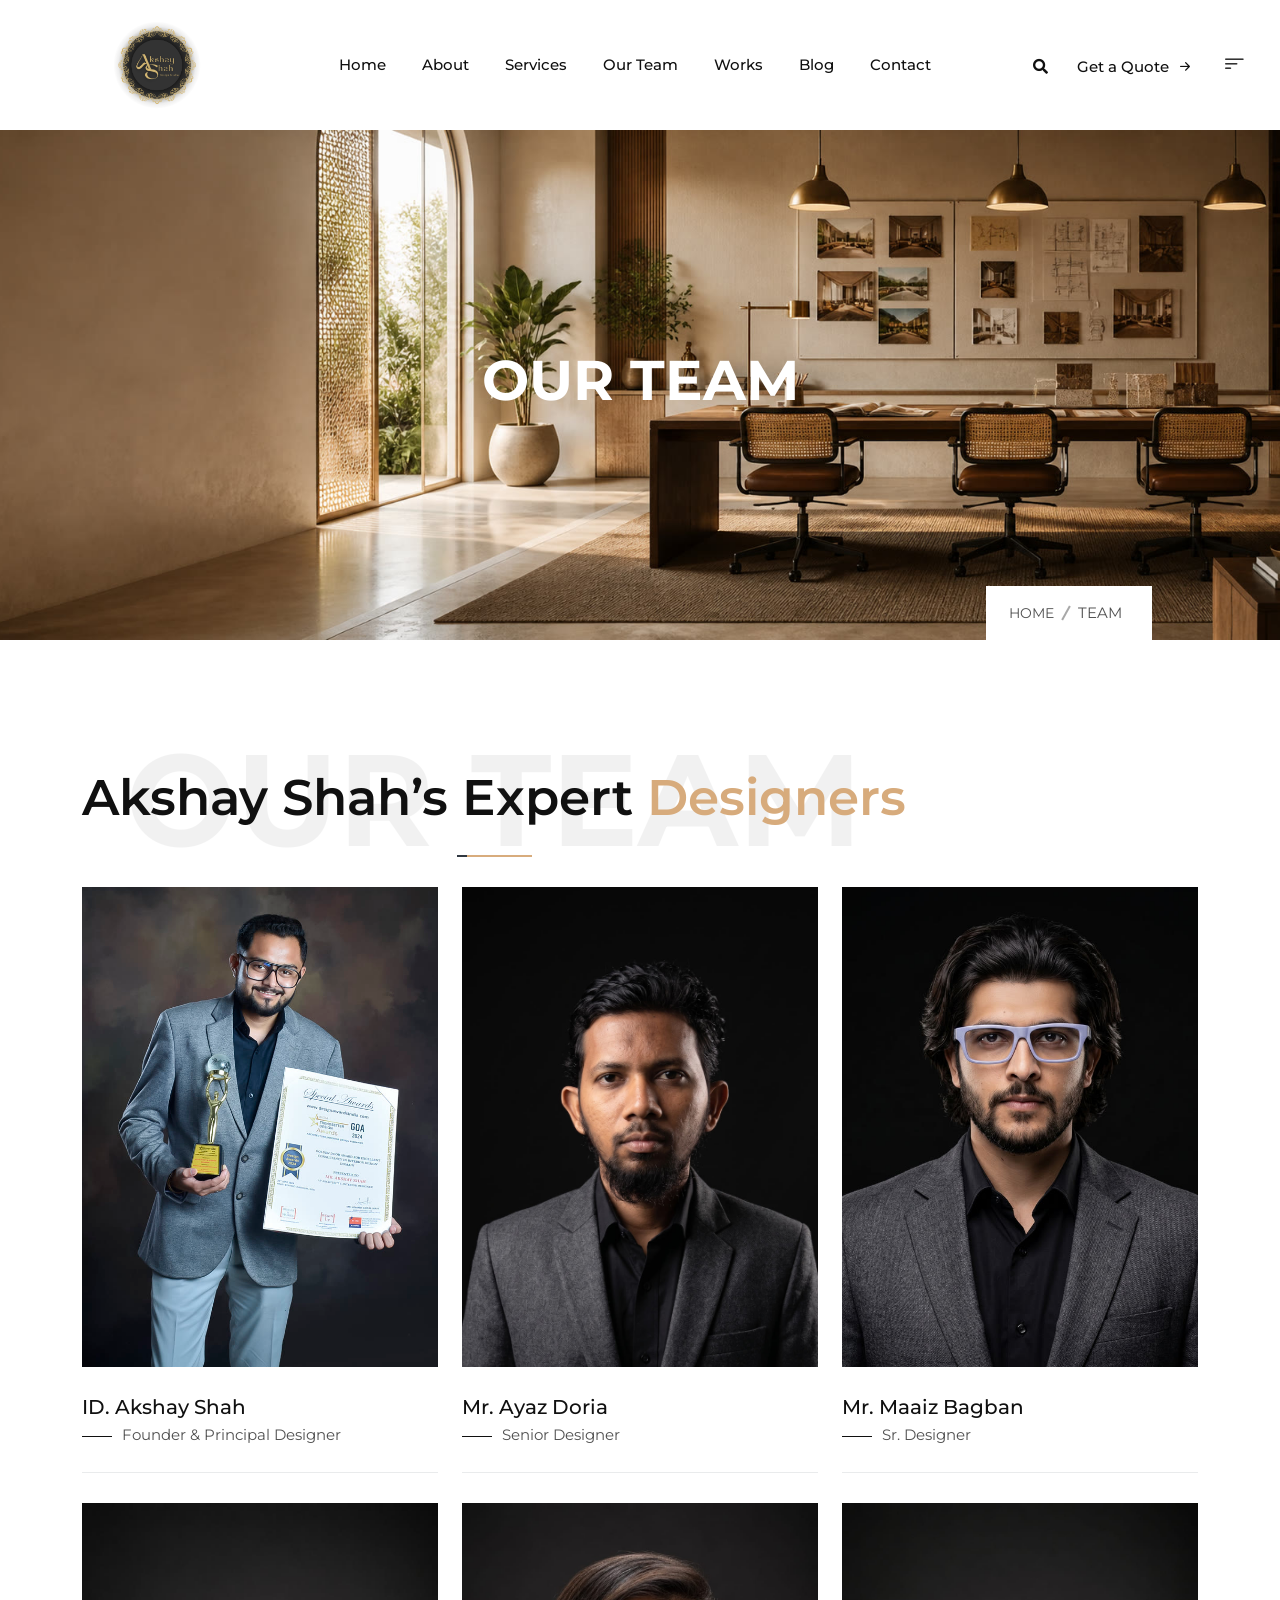
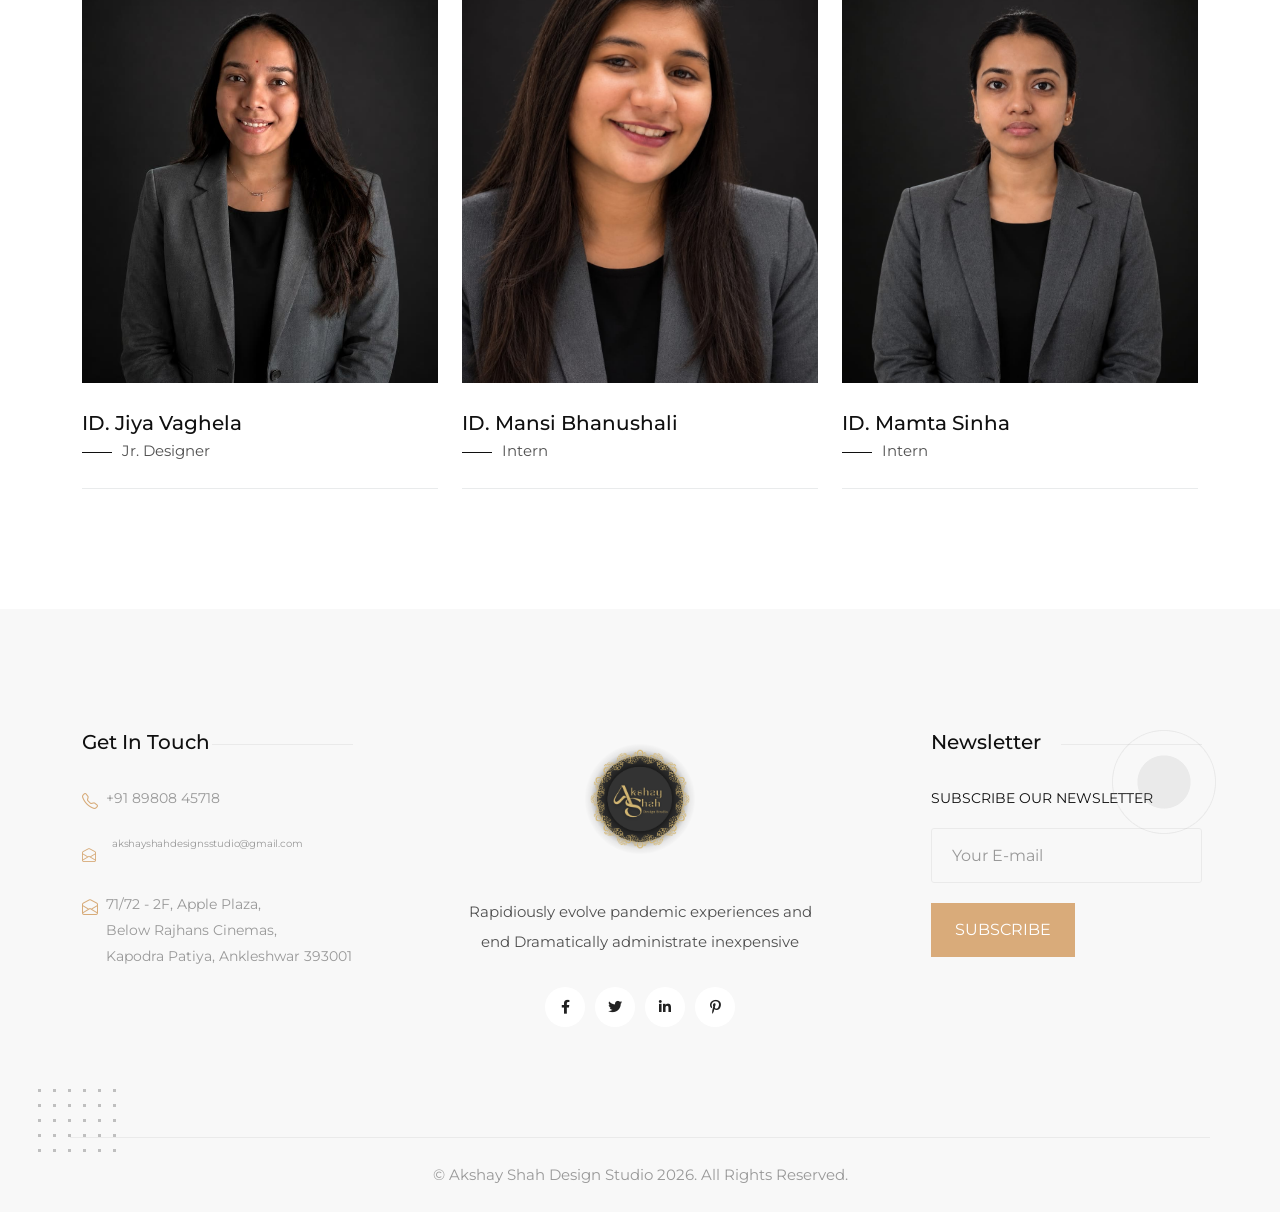
<file: team.html>
<!DOCTYPE HTML>
<html lang="en-US">

<head>
	<meta charset="UTF-8">
	<meta http-equiv="x-ua-compatible" content="ie=edge">
	<title>Akshay Shah Design Studio — Best Interior Designer in Ankleshwar</title>
	<meta name="description" content="">
	<meta name="viewport" content="width=device-width, initial-scale=1">
	<!-- Favicon -->
	<link rel="icon" type="image/svg+xml" href="assets/images/fav-icon/icon.svg">
	<!-- bootstrap CSS -->
	<link rel="stylesheet" href="assets/css/bootstrap.min.css?v=20260504" type="text/css" media="all">
	<!-- carousel CSS -->
	<link rel="stylesheet" href="assets/css/owl.carousel.min.css?v=20260504" type="text/css" media="all">
	<!-- animate CSS -->
	<link rel="stylesheet" href="assets/css/animate.css?v=20260504" type="text/css" media="all">
	<!-- animated-text CSS -->
	<link rel="stylesheet" href="assets/css/animated-text.css?v=20260504" type="text/css" media="all">
	<!-- font-awesome CSS -->
	<link rel="stylesheet" href="assets/css/all.min.css?v=20260504" type="text/css" media="all">
	<!-- font-flaticon CSS -->
	<link rel="stylesheet" href="assets/css/flaticon.css?v=20260504" type="text/css" media="all">
	<!-- theme-default CSS -->
	<link rel="stylesheet" href="assets/css/theme-default.css?v=20260504" type="text/css" media="all">
	<!-- meanmenu CSS -->
	<link rel="stylesheet" href="assets/css/meanmenu.min.css?v=20260504" type="text/css" media="all">
	<!-- transitions CSS -->
	<link rel="stylesheet" href="assets/css/owl.transitions.css?v=20260504" type="text/css" media="all">
	<!-- venobox CSS -->
	<link rel="stylesheet" href="venobox/venobox.css?v=20260504" type="text/css" media="all">

	<!-- bootstrap icons -->
	<link rel="stylesheet" href="assets/css/bootstrap-icons.css?v=20260504" type="text/css" media="all">

	<!-- Main Style CSS -->
	<link rel="stylesheet" href="assets/css/style.css?v=20260504" type="text/css" media="all">
	<!-- responsive CSS -->
	<link rel="stylesheet" href="assets/css/responsive.css?v=20260504" type="text/css" media="all">

	<!-- modernizr js -->
	<script src="assets/js/vendor/modernizr-3.5.0.min.js?v=20260504"></script>
</head>

<body>


	<!-- loder -->
	 <div class="loader-wrapper">
		<div class="loader"></div>
		<div class="loder-section left-section"></div>
		<div class="loder-section right-section"></div>
	</div> 



	<!--==================================================-->
	<!-- Start Main Menu Area -->
	<!--==================================================-->
	<div id="sticky-header" class="hendre_nav_manu two">
		<div class="container-fluid">
			<div class="row align-items-center">
				<div class="col-lg-2">
					<div class="logo">
						<a class="logo_img" href="index.html" title="Akshay Shah Design Studio">
							<img src="assets/images/logo-asds.png" alt="logo">
						</a>
						<a class="main_sticky" href="index.html" title="Akshay Shah Design Studio">
							<img src="assets/images/logo-asds.png" alt="logo">
						</a>
					</div>
				</div>
				<div class="col-lg-7">
					<nav class="hendre_menu">
						<ul class="nav_scroll">
							<li><a href="index.html">Home</a></li>
					<li><a href="about.html">About </a></li>
					<li><a href="service.html">Services</a></li>
					<li><a href="team.html">Our Team</a></li>
					<li><a href="portfolio.html">Works</a></li>
					<li><a href="blog-grid.html">Blog</a></li>
					<li><a href="contact.html">Contact</a></li>
						</ul>
					</nav>
				</div>
				<div class="col-lg-3">
					<div class="header-src-box">
						<div class="header-icon">
							<div class="search-box-btn search-box-outer style_two">
								<i class="fas fa-search"></i>
							</div>
						</div>
						<div class="header-button two">
							<a href="contact.html#quote">Get a Quote <i class="bi bi-arrow-right-short"></i></a>
						</div>
						<div class="sidebar-btn style_two">
							<div class="nav-btn navSidebar-button style_two"><span><i class="bi bi-filter-left"></i></span></div>							
						</div>
					</div>
				</div>
			</div>
		</div>
	</div>

	<!--  Mobile Menu Area -->
	<div class="mobile-menu-area sticky d-sm-block d-md-block d-lg-none ">
		<div class="mobile-menu">
			<nav class="hendre_menu">
				<ul class="nav_scroll">
					<li><a href="index.html">Home</a></li>
					<li><a href="about.html">About </a></li>
					<li><a href="service.html">Services</a></li>
					<li><a href="team.html">Our Team</a></li>
					<li><a href="portfolio.html">Works</a></li>
					<li><a href="blog-grid.html">Blog</a></li>
					<li><a href="contact.html">Contact</a></li>
				</ul>
			</nav>
		</div>
	</div>
	<!--==================================================-->
	<!-- End  Mobile Menu Area -->
	<!--==================================================-->


	<!--==================================================-->
	<!-- Sidebar Cart Item -->
	<!--==================================================-->
	
	<div class="xs-sidebar-group info-group">
		<div class="xs-overlay xs-bg-black"></div>
		<div class="xs-sidebar-widget">
			<div class="sidebar-widget-container">
				<div class="widget-heading">
					<a href="#" class="close-side-widget">
						<i class="far fa-times-circle"></i>
					</a>
				</div>
				<div class="sidebar-textwidget">
					<!-- Sidebar Info Content -->
					<div class="sidebar-info-contents">
						<div class="content-inner">
							<div class="nav-logo">
								<a href="index.html"><img src="assets/images/logo-asds.png" alt="sid img" ></a>
							</div>
							<div class="row padding-two">
								<div class="col-lg-6">
									<div class="content-thumb-box">
										<img src="assets/images/resource/insta-4.jpg" alt="">
									</div>
								</div>
								<div class="col-lg-6">
									<div class="content-thumb-box">
										<img src="assets/images/resource/insta-5.jpg" alt="">
									</div>
								</div>
								<div class="col-lg-6">
									<div class="content-thumb-box">
										<img src="assets/images/resource/insta-2.jpg" alt="">
									</div>
								</div>
								<div class="col-lg-6">
									<div class="content-thumb-box">
										<img src="assets/images/resource/insta-1.jpg" alt="">
									</div>
								</div>
							</div>
							<div class="contact-info">
								<h2>Contact Info</h2>
								<ul class="list-style-one">
									<li><i class="bi bi-envelope"></i>71/72 - 2F, Apple Plaza, Below Rajhans Cinemas, Kapodra Patiya, Ankleshwar 393001</li>
									<li><i class="bi bi-envelope"></i><a href="tel:+918980845718" style="color:inherit;">+91 89808 45718</a></li>
									<li style="display:flex;align-items:center;gap:8px;flex-wrap:nowrap;"><i class="bi bi-envelope" style="flex:0 0 auto;font-size:14px;"></i><a href="mailto:akshayshahdesignsstudio@gmail.com" style="display:inline-block;color:inherit;text-decoration:none;font-size:10px;line-height:1.2;letter-spacing:-0.2px;white-space:nowrap;overflow:hidden;text-overflow:ellipsis;flex:1 1 auto;min-width:0;">akshayshahdesignsstudio@gmail.com</a></li>
									<li><i class="bi bi-envelope"></i>Mon-Sat: 10.00 to 19.00 &nbsp;·&nbsp; Sun: Closed</li>
								</ul>
							</div>
							<!-- Social Box -->
							<ul class="social-box">
								<li class="facebook"><a href="#" class="fab fa-facebook-f"></a></li>
								<li class="twitter"><a href="#" class="fab fa-instagram"></a></li>
								<li class="linkedin"><a href="#" class="fab fa-twitter"></a></li>
								<li class="instagram"><a href="#" class="fab fa-pinterest-p"></a></li>
								<li class="youtube"><a href="#" class="fab fa-linkedin-in"></a></li>
							</ul>
						</div>
					</div>		
				</div>
			</div>
		</div>
	</div>

	<!--==================================================-->
	<!--End Sidebar Cart Item -->
	<!--==================================================-->


	<!--==================================================-->
	<!-- Start breadcumb-area -->
	<!--==================================================-->

	<div class="breadcumb-area d-flex align-items-center" style="background-image:url('assets/images/resource/banner-team.jpg');background-size:cover;background-position:center;">
		<div class="container">
			<div class="row">
				<div class="col-lg-12">
					<div class="breadcumb-content">
						<h1>Our Team</h1>
						<ul>
							<li><a href="index.html">Home</a></li>
							<li>Team </li>
						</ul>
					</div>
				</div>
			</div>
		</div>
	</div>

	<!--==================================================-->
	<!-- End breadcumb-area -->
	<!--==================================================-->



	<!--==================================================-->
	<!-- Start team-area-inner-page -->
	<!--==================================================-->

	<div class="team-area-inner-page">
		<div class="container">
			<div class="row align-items-center">
				<div class="col-lg-12">
					<div class="section-title upper">
						<div class="main-title">
							<h1>OUR TEAM</h1>
						</div>
						<div class="sub-title">
							<h2>Akshay Shah’s Expert <span>Designers</span></h2>
						</div>
					</div>
				</div>
			</div>
			<div class="row justify-content-center">
				<div class="col-lg-4 col-md-6">
					<div class="single-team-inner-box">
						<div class="single-team-inner-thumb">
							<img src="assets/images/team/akshay-shah.jpg" alt="Akshay Shah">
						</div>
						<div class="team-inner-title">
							<h3>ID. Akshay Shah</h3>
							<h4>Founder &amp; Principal Designer</h4>
						</div>
					</div>
				</div>
				<div class="col-lg-4 col-md-6">
					<div class="single-team-inner-box">
						<div class="single-team-inner-thumb">
							<img src="assets/images/team/ayaz-doria.jpg" alt="Ayaz Doria">
						</div>
						<div class="team-inner-title">
							<h3>Mr. Ayaz Doria</h3>
							<h4>Senior Designer</h4>
						</div>
					</div>
				</div>
				<div class="col-lg-4 col-md-6">
					<div class="single-team-inner-box">
						<div class="single-team-inner-thumb">
							<img src="assets/images/team/maaiz-bagban.jpg" alt="Maaiz Bagban">
						</div>
						<div class="team-inner-title">
							<h3>Mr. Maaiz Bagban</h3>
							<h4>Sr. Designer</h4>
						</div>
					</div>
				</div>
				<div class="col-lg-4 col-md-6">
					<div class="single-team-inner-box">
						<div class="single-team-inner-thumb">
							<img src="assets/images/team/jiya-vaghela.jpg" alt="Jiya Vaghela">
						</div>
						<div class="team-inner-title">
							<h3>ID. Jiya Vaghela</h3>
							<h4>Jr. Designer</h4>
						</div>
					</div>
				</div>
				<div class="col-lg-4 col-md-6">
					<div class="single-team-inner-box">
						<div class="single-team-inner-thumb">
							<img src="assets/images/team//Mansi_Bhanushali.jpeg" alt="Mansi Bhanushali">
						</div>
						<div class="team-inner-title">
							<h3>ID. Mansi Bhanushali</h3>
							<h4>Intern</h4>
						</div>
					</div>
				</div>
				<div class="col-lg-4 col-md-6">
					<div class="single-team-inner-box">
						<div class="single-team-inner-thumb">
							<img src="assets/images/team//Mamta_Sinha.jpeg" alt="Mamta Sinha">
						</div>
						<div class="team-inner-title">
							<h3>ID. Mamta Sinha</h3>
							<h4>Intern</h4>
						</div>
					</div>
				</div>
			</div>
		</div>
	</div>
	
	<!--==================================================-->
	<!-- End team-area-inner-page -->
	<!--==================================================-->


	<!--==================================================-->
	<!-- Start Footer Section  -->
	<!--==================================================-->

	<div class="footer-section upper"> 
		<div class="container">
			<div class="row">
				<div class="col-lg-4 col-md-6">
					<div class="widgets-company-info wow fadeInLeft">
						<div class="widgets-company-content">
							<div class="widgets-company-title">
								<h3>Get In Touch</h3>
							</div>
							<div class="widgets-company-icon-list">
								<ul>
									<li><i class="bi bi-telephone"></i> <a href="tel:+918980845718" style="color:inherit;">+91 89808 45718</a></li>
									<li style="display:flex;align-items:center;gap:8px;flex-wrap:nowrap;"><i class="bi bi-envelope-open" style="flex:0 0 auto;font-size:14px;"></i><a href="mailto:akshayshahdesignsstudio@gmail.com" style="display:inline-block;color:inherit;text-decoration:none;font-size:10px;line-height:1.2;letter-spacing:-0.2px;white-space:nowrap;overflow:hidden;text-overflow:ellipsis;flex:1 1 auto;min-width:0;">akshayshahdesignsstudio@gmail.com</a></li>
									<li><i class="bi bi-envelope-open"></i> 71/72 - 2F, Apple Plaza,<br>Below Rajhans Cinemas,<br>Kapodra Patiya, Ankleshwar 393001</li>
								</ul>
							</div>
						</div>
					</div>					
				</div>
				<div class="col-lg-4 col-md-6">
					<div class="widgets-company-info-box wow fadeInUp">
						<div class="elaction-logo">
							<a class="logo_thumb" href="index.html" title="Akshay Shah Design Studio">
								<img src="assets/images/logo-asds.png" alt="images">
							</a>
						</div>
						<div class="company-info-desc">
							<p> Rapidiously evolve pandemic experiences and end Dramatically administrate inexpensive </p>
						</div>
						<div class="footer-icon-list">
							<ul>
								<li><a href="#"> <i class="fab fa-facebook-f"></i></a></li>
								<li><a href="#"> <i class="fab fa-twitter"> </i> </a></li>
								<li><a href="#"> <i class="fab fa-linkedin-in"></i></a></li>
								<li><a href="#"> <i class="fab fa-pinterest-p"></i></a></li>
							</ul>
						</div>
					</div>					
				</div>
				<div class="col-lg-4 col-md-6">
					<div class="widgets-companys-infos wow fadeInRight">
						<div class="widgets-company-content">
							<div class="widgets-company-title">
								<h3>Newsletter</h3>
							</div>
							<div class="subscribes-box">
								<form action="https://formspree.io/f/myyleorq" method="POST" id="dreamit-form">
									<div class="subscribe_form-title">
										<h3>Subscribe Our Newsletter</h3>
									</div>
									<div class="subscribe_form">
										<div class="form_box">
											<input type="email" name="email" placeholder="Your E-mail">
										</div>
										<button type="submit" class="btns">Subscribe</button>
									</div>
								</form>
								<div id="status"></div>
							</div>
						</div>
					</div>					
				</div>
			</div>
			<div class="row mg-tp align-items-center">
				<div class="col-lg-12">
					<div class="copy-rights">
						<h4>© Akshay Shah Design Studio 2026. All Rights Reserved.</h4>
					</div>
					<div class="footer-shap bounce-animate3">
						<img src="assets/images/resource/counter-shape.png" alt="">
					</div>
					<div class="footer-shape dance">
						<img src="assets/images/resource/border.png" alt="">
					</div>
				</div>
			</div>
		</div>
	</div>	

	<!--==================================================-->
	<!-- End  Footer Section  -->
	<!--==================================================-->



	<!--==================================================-->
	<!-- Start copyright Section  -->
	<!--==================================================-->

	<div class="copyright-section d-flex align-items-center"> 
		<div class="container">
			
		</div>
	</div>	

	<!--==================================================-->
	<!-- End copyright Section  -->
	<!--==================================================-->



	<!--==================================================-->
	<!-- Start Search Popup Area -->
	<!--==================================================-->

	<div class="search-popup">
		<button class="close-search style-two"><i class="fa fa-times"></i></button>
		<button class="close-search"><i class="fas fa-arrow-up"></i></button>
		<form method="post" action="#">
			<div class="form-group">
				<input type="search" name="search-field" value="" placeholder="Search Here" required="">
				<button type="submit"><i class="fa fa-search"></i></button>
			</div>
		</form>
	</div>



	<!--==================================================-->
	<!-- Start scrollup section Area -->
	<!--==================================================-->
	<div class="prgoress_indicator">
		<svg class="progress-circle svg-content" width="100%" height="100%" viewBox="-1 -1 102 102">
		<path d="M50,1 a49,49 0 0,1 0,98 a49,49 0 0,1 0,-98" />
		</svg>
	</div>
	<!--==================================================-->
	<!-- Start scrollup section Area -->
	<!--==================================================-->



	<!--==================================================-->
	<!-- Start Curser Section Here -->
	<!--==================================================-->
	<!--==================================================-->
	<!-- Ends Curser Section Here -->
	<!--==================================================-->



	<!-- jquery js -->
	<script src="assets/js/vendor/jquery-3.6.2.min.js?v=20260504"></script>
	<!-- bootstrap js -->
	<script src="assets/js/bootstrap.min.js?v=20260504"></script>
	<!-- carousel js -->
	<script src="assets/js/owl.carousel.min.js?v=20260504"></script>
	<!-- counterup js -->
	<script src="assets/js/jquery.counterup.min.js?v=20260504"></script>
	<!-- waypoints js -->
	<script src="assets/js/waypoints.min.js?v=20260504"></script>
	<!-- wow js -->
	<script src="assets/js/wow.js?v=20260504"></script>
	<!-- imagesloaded js -->
	<script src="assets/js/imagesloaded.pkgd.min.js?v=20260504"></script>
	<!-- venobox js -->
	<script src="venobox/venobox.js?v=20260504"></script>

	<!--  animated-text js -->
	<script src="assets/js/animated-text.js?v=20260504"></script>
	<!-- venobox min js -->
	<script src="venobox/venobox.min.js?v=20260504"></script>
	<!-- isotope js -->
	<script src="assets/js/isotope.pkgd.min.js?v=20260504"></script>
	<!-- jquery meanmenu js -->
	<script src="assets/js/jquery.meanmenu.js?v=20260504"></script>

	<!-- jquery scrollup js -->
	<script src="assets/js/jquery.scrollUp.js?v=20260504"></script>

	<script src="assets/js/jquery.barfiller.js?v=20260504"></script>
	<!-- jquery js -->

	<script src="assets/js/popper.min.js?v=20260504"></script>

	<!-- theme js -->
	<script src="assets/js/theme.js?v=20260504"></script>


<script>
$(document).ready(function(){

$('.aa').counterUp({
    delay: 10,
    time: 1000
});


});
</script>







</body>

</html>
</file>
<file: assets/css/flaticon.css>
/*
  	Flaticon icon font: Flaticon
  	Creation date: 01/08/2019 09:08
  	*/

@font-face {
  font-family: "Flaticon";
  src: url("../fonts/Flaticon.eot");
  src: url("../fonts/Flaticond41d.eot?#iefix") format("embedded-opentype"),
       url("../fonts/Flaticon.woff2") format("woff2"),
       url("../fonts/Flaticon.woff") format("woff"),
       url("../fonts/Flaticon.ttf") format("truetype"),
       url("../fonts/Flaticon.svg#Flaticon") format("svg");
  font-weight: normal;
  font-style: normal;
}

@media screen and (-webkit-min-device-pixel-ratio:0) {
  @font-face {
    font-family: "Flaticon";
    src: url("../fonts/Flaticon.svg#Flaticon") format("svg");
  }
}

[class^="flaticon-"]:before, [class*=" flaticon-"]:before,
[class^="flaticon-"]:after, [class*=" flaticon-"]:after {   
  font-family: Flaticon;
  font-size: inherit;
  font-style: normal;
}

.flaticon-report:before { content: "\f100"; }
.flaticon-clock:before { content: "\f101"; }
.flaticon-call:before { content: "\f102"; }
.flaticon-tourism:before { content: "\f103"; }
.flaticon-process:before { content: "\f104"; }
.flaticon-data:before { content: "\f105"; }
.flaticon-global:before { content: "\f106"; }
.flaticon-system:before { content: "\f107"; }
.flaticon-padlock:before { content: "\f108"; }
.flaticon-process-1:before { content: "\f109"; }
.flaticon-data-1:before { content: "\f10a"; }
.flaticon-work:before { content: "\f10b"; }
.flaticon-data-analytics:before { content: "\f10c"; }
.flaticon-chart:before { content: "\f10d"; }
.flaticon-algorithm:before { content: "\f10e"; }
.flaticon-data-2:before { content: "\f10f"; }
.flaticon-clock-1:before { content: "\f110"; }
.flaticon-microchip:before { content: "\f111"; }
.flaticon-server:before { content: "\f112"; }
.flaticon-24h:before { content: "\f113"; }
.flaticon-global-1:before { content: "\f114"; }
.flaticon-business-and-finance:before { content: "\f115"; }
.flaticon-space:before { content: "\f116"; }
.flaticon-information:before { content: "\f117"; }
.flaticon-privacy:before { content: "\f118"; }
.flaticon-alert:before { content: "\f119"; }
.flaticon-online-library:before { content: "\f11a"; }
.flaticon-info:before { content: "\f11b"; }
.flaticon-interaction:before { content: "\f11c"; }
.flaticon-mobile-app:before { content: "\f11d"; }
.flaticon-code:before { content: "\f11e"; }
.flaticon-developer:before { content: "\f11f"; }
.flaticon-intelligent:before { content: "\f120"; }
.flaticon-content:before { content: "\f121"; }
.flaticon-laptop:before { content: "\f122"; }
.flaticon-web:before { content: "\f123"; }
.flaticon-content-writing:before { content: "\f124"; }
.flaticon-computer:before { content: "\f125"; }
.flaticon-computer-1:before { content: "\f126"; }
.flaticon-graphic-design:before { content: "\f127"; }
.flaticon-analysis:before { content: "\f128"; }
.flaticon-bar-chart:before { content: "\f129"; }
.flaticon-analytics:before { content: "\f12a"; }
.flaticon-ui:before { content: "\f12b"; }
.flaticon-resume:before { content: "\f12c"; }
.flaticon-taxi:before { content: "\f12d"; }
.flaticon-online-shop:before { content: "\f12e"; }
.flaticon-smartphone:before { content: "\f12f"; }

.flaticon-next-1:before { content: "\f100"; }
.flaticon-back:before { content: "\f101"; }
.flaticon-next:before { content: "\f102"; }
.flaticon-back-1:before { content: "\f103"; }
.flaticon-respect:before { content: "\f104"; }
.flaticon-briefcase:before { content: "\f105"; }
.flaticon-graduation-hat:before { content: "\f106"; }
.flaticon-left-quote:before { content: "\f107"; }
.flaticon-aeroplane:before { content: "\f108"; }
.flaticon-jet:before { content: "\f109"; }
.flaticon-phone-call-1:before { content: "\f10a"; }
.flaticon-phone-call:before { content: "\f10b"; }
.flaticon-customer-service:before { content: "\f10c"; }
.flaticon-speech-bubble:before { content: "\f10d"; }
.flaticon-shopping-basket:before { content: "\f10e"; }
.flaticon-mail:before { content: "\f10f"; }
.flaticon-graph:before { content: "\f110"; }
.flaticon-compass:before { content: "\f111"; }
.flaticon-home:before { content: "\f112"; }
.flaticon-lifebuoy:before { content: "\f113"; }
.flaticon-time:before { content: "\f114"; }


.flaticon-artificial-intelligence:before { content: "\f100"; }
.flaticon-robotic-arm:before { content: "\f101"; }
.flaticon-ai:before { content: "\f102"; }
.flaticon-play-button:before { content: "\f103"; }
.flaticon-artificial-intelligence-1:before { content: "\f104"; }
.flaticon-automaton:before { content: "\f105"; }
.flaticon-brain:before { content: "\f106"; }
.flaticon-ai-1:before { content: "\f107"; }
.flaticon-artificial-intelligence-2:before { content: "\f108"; }
.flaticon-artificial-intelligence-3:before { content: "\f109"; }
.flaticon-mail:before { content: "\f10a"; }
.flaticon-machine-learning:before { content: "\f10b"; }
.flaticon-machine-learning-1:before { content: "\f10c"; }
.flaticon-code:before { content: "\f10d"; }
.flaticon-gps:before { content: "\f10e"; }
.flaticon-place:before { content: "\f10f"; }
.flaticon-phone:before { content: "\f110"; }
.flaticon-mail-1:before { content: "\f111"; }
.flaticon-artificial-intelligence-4:before { content: "\f112"; }
.flaticon-abc:before { content: "\f113"; }
.flaticon-contract:before { content: "\f114"; }
.flaticon-quote:before { content: "\f115"; }
.flaticon-business-and-finance:before { content: "\f116"; }
.flaticon-binary-code:before { content: "\f117"; }
.flaticon-database:before { content: "\f118"; }
.flaticon-font:before { content: "\f119"; }
.flaticon-speech-bubble:before { content: "\f11a"; }
.flaticon-face:before { content: "\f11b"; }
.flaticon-facial:before { content: "\f11c"; }
.flaticon-data:before { content: "\f11d"; }
.flaticon-facial-recognition:before { content: "\f11e"; }
.flaticon-right-arrow:before { content: "\f11f"; }
.flaticon-seo-and-web:before { content: "\f120"; }
.flaticon-encrypt:before { content: "\f121"; }
.flaticon-encrypt-1:before { content: "\f122"; }
.flaticon-data-encryption:before { content: "\f123"; }
.flaticon-tick:before { content: "\f124"; }
.flaticon-success:before { content: "\f125"; }
.flaticon-send:before { content: "\f126"; }
.flaticon-left-arrow:before { content: "\f127"; }
.flaticon-up-arrow:before { content: "\f128"; }
.flaticon-download-arrow:before { content: "\f129"; }
.flaticon-basket:before { content: "\f12a"; }
.flaticon-stylish-bag:before { content: "\f12b"; }
.flaticon-shopping-bag:before { content: "\f12c"; }
.flaticon-bag:before { content: "\f12d"; }
.flaticon-chat:before { content: "\f12e"; }
.flaticon-robotics:before { content: "\f12f"; }
.flaticon-qr:before { content: "\f130"; }
.flaticon-production:before { content: "\f131"; }
.flaticon-inclusion:before { content: "\f132"; }
.flaticon-feature:before { content: "\f133"; }
.flaticon-art-and-design:before { content: "\f134"; }
.flaticon-search:before { content: "\f135"; }
.flaticon-seo-and-web-1:before { content: "\f136"; }
.flaticon-phone-1:before { content: "\f137"; }
.flaticon-email:before { content: "\f138"; }
.flaticon-error:before { content: "\f139"; }
.flaticon-close:before { content: "\f13a"; }
.flaticon-gps-1:before { content: "\f13b"; }
.flaticon-cross-out:before { content: "\f13c"; }
.flaticon-woman-bag:before { content: "\f13d"; }
</file>
<file: assets/css/theme-default.css>
/*

    font-family: 'Montserrat', sans-serif;

*/



@import url('https://fonts.googleapis.com/css2?family=Montserrat:ital,wght@0,100;0,200;0,300;0,400;0,500;0,600;0,700;0,800;0,900;1,100;1,200;1,300;1,400;1,500;1,600;1,700;1,800;1,900&display=swap');
html,

body {
    overflow-x: hidden;
}

html {
    scroll-behavior: smooth;
}

body {
    color: #fff;
    font-size: 15px;
    font-weight: 400;
    line-height: 28px;
    text-align: left!important;
    font-family: 'Montserrat', sans-serif;
}

p {

    font-weight: 400;
    font-style: normal;
}

h1,
h2,
h3,
h4,
h5,
h6 {
    color: #fff;
    font-family: 'Montserrat', sans-serif;
    font-style: normal;
    margin-bottom: 0;
    margin-top: 11px;
    line-height: 1.2;
    font-weight: 600;
    -webkit-transition: .5s;
    transition: .5s;
    font-size: 36px;
}

a {
    -webkit-transition: all 0.3s ease-out 0s;
    transition: all 0.3s ease-out 0s;
    text-decoration: none;
}

a {
    color: #43baff;
    text-decoration: none;
}

a:focus,
.btn:focus {
    text-decoration: none;
    outline: none;
}

a:focus,
a:hover {
    text-decoration: none;
    text-decoration: none;
}

.uppercase {
    text-transform: uppercase;
}

.capitalize {
    text-transform: capitalize;
}

h1 a,
h2 a,
h3 a,
h4 a,
h5 a,
h6 a {
    color: inherit;
    -webkit-transition: .5s;
    transition: .5s;
    text-decoration: none;
}

h1 {
    font-size: 50px;
}

h2 {
    font-size: 35px;

}

h3 {
    font-size: 30px;
}

h4 {
    font-size: 24px;
}

h5 {
    font-size: 20px;
}

h6 {
    font-size: 18px;
}

.white h1,
.white h2,
.white h3,
.white h4,
.white h5,
.white h6 {
    color: #fff;
}

.white p {
    color: #fff;
}

.white i {
    color: #fff;
}

ul {
    margin: 0px;
    padding: 0px;
}



ul {
    margin: 0;

    padding: 0;
}



input:focus,
button:focus {
    border-color: #FF3C00;
    outline-color: #FF3C00;
    border: 1px solid #FF3C00;
}

textarea:focus {
    border-color: #F16722;
    outline-color: #F16722;
}

hr {
    margin: 60px 0;
    padding: 0px;
    border-bottom: 1px solid #eceff8;
    border-top: 0px;
}

hr.style-2 {
    border-bottom: 1px dashed #f10;
}

hr.mp-0 {
    margin: 0;
    border-bottom: 1px solid #eceff8;
}

hr.mtb-40 {
    margin: 40px 0;
    border-bottom: 1px solid #eceff8;
    border-top: 0px;
}

label {
    color: #fff;
    cursor: pointer;
    font-size: 14px;
    font-weight: 400;
}

a,
i,
cite,
em,
var,
address,
dfn,
ol,
li,
ul {
    font-style: normal;
    font-weight: 400;
}


*::-moz-selection {
    background: #4fc1f0;
    color: #454545;
    text-shadow: none;
}

::-moz-selection {
    background: #4fc1f0;
    color: #454545;
    text-shadow: none;
}

::selection {
    background: #4fc1f0;
    color: #454545;
    text-shadow: none;
}

::placeholder {
    color: #454545;
    font-size: 16px;
}

::-webkit-input-placeholder {
    /* Chrome/Opera/Safari */

    color: #454545;
}

::-moz-placeholder {
    /* Firefox 19+ */
    color: #454545;
}

:-ms-input-placeholder {
    /* IE 10+ */

    color: #454545;
}

:-moz-placeholder {
    /* Firefox 18- */

    color: #454545;
}

/* Contact Area */
.counter_area ::-moz-selection {
    color: #001d23;
    text-shadow: none;
}

.contact_area ::-moz-selection {
    color: #001d23;
    text-shadow: none;
}

.contact_area ::selection {
    color: #001d23;
    text-shadow: none;
}

.contact_area ::placeholder {
    color: #001d23;
    font-size: 16px;
}

.contact_area ::-webkit-input-placeholder {
    /* Chrome/Opera/Safari */
    color: #001d23;
}

.contact_area ::-moz-placeholder {
    /* Firefox 19+ */
    color: #001d23;
}

.contact_area :-ms-input-placeholder {
    /* IE 10+ */
    color: #001d23;
}

.contact_area :-moz-placeholder {
    /* Firefox 18- */
    color: #001d23;
}

.blog_reply ::-moz-selection {
    color: #151948;
}

.blog_reply ::-moz-selection {
    color: #151948;
}

.blog_reply ::selection {
    color: #151948;
}

.blog_reply::placeholder {
    color: #151948;
}

.blog_reply ::-webkit-input-placeholder {
    /* Chrome/Opera/Safari */
    color: #151948;
}

.blog_reply ::-moz-placeholder {
    /* Firefox 19+ */
    color: #151948;
}

.blog_reply :-ms-input-placeholder {
    /* IE 10+ */
    color: #151948;
}

.blog_reply :-moz-placeholder {
    /* Firefox 18- */
    color: #151948;
}
</file>
<file: venobox/venobox.css>
/* ------ venobox.css --------*/
.vbox-overlay *, .vbox-overlay *:before, .vbox-overlay *:after{
    -webkit-backface-visibility: hidden;
    -webkit-box-sizing:border-box;
    -moz-box-sizing:border-box;
    box-sizing:border-box;
}
/* ------- overlay: change here background color and opacity ----- */
.vbox-overlay{
    background: #fdfdfd;
    background: rgba(0,0,0,0.85); 
    width: 100%;
    height: auto;
    position: fixed;
    top: 0;
    left: 0;
    bottom: 0;
    z-index: 9999;
    opacity: 0;
    overflow-x: hidden;
    overflow-y: auto;

}

/* ----- preloader - choose between CIRCLE, IOS, DOTS, QUADS ----- */

/* circle preloader */
.vbox-preloader{
    position:fixed; 
    width:32px; 
    height:32px;
    left:50%; 
    top:50%; 
    margin-left:-16px; 
    margin-top:-16px;
    background-image: url(preload-circle.png);
    text-indent: -100px;
    overflow: hidden;
    -webkit-animation: playload 1.4s steps(18) infinite;
       -moz-animation: playload 1.4s steps(18) infinite;
        -ms-animation: playload 1.4s steps(18) infinite;
         -o-animation: playload 1.4s steps(18) infinite;
            animation: playload 1.4s steps(18) infinite;
}
@-webkit-keyframes playload {
   from { background-position:    0px; }
     to { background-position: -576px; }
}
@-moz-keyframes playload {
   from { background-position:    0px; }
     to { background-position: -576px; }
}
@-ms-keyframes playload {
   from { background-position:    0px; }
     to { background-position: -576px; }
}
@-o-keyframes playload {
   from { background-position:    0px; }
     to { background-position: -576px; }
}
@keyframes playload {
   from { background-position:    0px; }
     to { background-position: -576px; }
}


/* IOS preloader */

/*.vbox-preloader{
    position:fixed; 
    width:32px; 
    height:32px;
    left:50%; 
    top:50%; 
    margin-left:-16px; 
    margin-top:-16px;
    background-image: url(preload-ios.png);
    text-indent: -100px;
    overflow: hidden;
    -webkit-animation: playload 1.4s steps(12) infinite;
       -moz-animation: playload 1.4s steps(12) infinite;
        -ms-animation: playload 1.4s steps(12) infinite;
         -o-animation: playload 1.4s steps(12) infinite;
            animation: playload 1.4s steps(12) infinite;
}

@-webkit-keyframes playload {
   from { background-position:    0px; }
     to { background-position: -384px; }
}
@-moz-keyframes playload {
   from { background-position:    0px; }
     to { background-position: -384px; }
}
@-ms-keyframes playload {
   from { background-position:    0px; }
     to { background-position: -384px; }
}
@-o-keyframes playload {
   from { background-position:    0px; }
     to { background-position: -384px; }
}
@keyframes playload {
   from { background-position:    0px; }
     to { background-position: -384px; }
}
*/


/* dots preloader */
/*
.vbox-preloader{
    position:fixed; 
    width:32px; 
    height:11px;
    left:50%; 
    top:50%; 
    margin-left:-16px; 
    margin-top:-16px;
    background-image: url(preload-dots.png);
    text-indent: -100px;
    overflow: hidden;
    -webkit-animation: playload 1.4s steps(24) infinite;
       -moz-animation: playload 1.4s steps(24) infinite;
        -ms-animation: playload 1.4s steps(24) infinite;
         -o-animation: playload 1.4s steps(24) infinite;
            animation: playload 1.4s steps(24) infinite;
}

@-webkit-keyframes playload {
   from { background-position:    0px; }
     to { background-position: -768px; }
}
@-moz-keyframes playload {
   from { background-position:    0px; }
     to { background-position: -768px; }
}
@-ms-keyframes playload {
   from { background-position:    0px; }
     to { background-position: -768px; }
}
@-o-keyframes playload {
   from { background-position:    0px; }
     to { background-position: -768px; }
}
@keyframes playload {
   from { background-position:    0px; }
     to { background-position: -768px; }
}
*/


/* quads preloader */
/*
.vbox-preloader{
    position:fixed; 
    width:32px; 
    height:10px;
    left:50%; 
    top:50%; 
    margin-left:-16px; 
    margin-top:-16px;
    background-image: url(preload-quads.png);
    text-indent: -100px;
    overflow: hidden;
    -webkit-animation: playload 1.4s steps(12) infinite;
       -moz-animation: playload 1.4s steps(12) infinite;
        -ms-animation: playload 1.4s steps(12) infinite;
         -o-animation: playload 1.4s steps(12) infinite;
            animation: playload 1.4s steps(12) infinite;
}
@-webkit-keyframes playload {
   from { background-position:    0px; }
     to { background-position: -384px; }
}
@-moz-keyframes playload {
   from { background-position:    0px; }
     to { background-position: -384px; }
}
@-ms-keyframes playload {
   from { background-position:    0px; }
     to { background-position: -384px; }
}
@-o-keyframes playload {
   from { background-position:    0px; }
     to { background-position: -384px; }
}
@keyframes playload {
   from { background-position:    0px; }
     to { background-position: -384px; }
}
*/
/* ----- navigation ----- */
.vbox-close{
    cursor: pointer;
    position: fixed;
    top: -1px;
    right: 0;
    width: 46px;
    height: 40px;
    padding: 10px 20px 10px 0;
    display: block;
    background: url(close.gif) no-repeat #161617;
    background-position:10px center;
    color: #fff;
    text-indent: -100px;
    overflow: hidden;
}
.vbox-next, .vbox-prev{
    box-sizing: content-box;
    cursor: pointer;
    position: fixed;
    top: 50%;
    color: #fff;
    width: 30px;
    height: 170px;
    margin-top: -85px;
    text-indent: -100px;
    border: solid transparent; /* Using border instead of padding to keep bg image in place */
    overflow: hidden;
}
.vbox-prev{
    left: 0;
    border-width: 0 30px 0 10px;
    background: url(prev.gif) center center no-repeat;
}
.vbox-next{
    right: 0;
    border-width: 0 10px 0 30px;
    background: url(next.gif) center center no-repeat;
}

.vbox-title{
    width: 100%;
    height: 40px;
    float: left;
    text-align: center;
    line-height: 28px;
    font-size: 12px;
    color: #fff;
    padding: 6px 40px;
    overflow: hidden;
    background: #161617;
    position: fixed;
    display: none;
    top: -1px;
    left: 0;

}
.vbox-num{
    cursor: pointer;
    position: fixed;
    top: -1px;
    left: 0;
    height: 40px;
    display: block;
    color: #fff;
    overflow: hidden;
    line-height: 28px;
    font-size: 12px;
    padding: 6px 10px;
    background: #161617;
    display: none;
}
/* ------- inline window ------ */
.vbox-inline{
    width: 420px;
    height: 315px;
    padding: 10px;
    background: #fff;
    text-align: left;
    margin: 0 auto;
    overflow: auto;
}

/* ------- Video & iFrames window ------ */
.venoframe{
    border: none;
    width: 960px;
    height: 720px;
}
@media (max-width: 992px) {
    .venoframe{
        width: 640px;
        height: 480px;
    }
}
@media (max-width: 767px) {
    .venoframe{
        width: 420px;
        height: 315px;
    }
}
@media (max-width: 460px) {
    .vbox-inline{
        width: 100%;
    }

    .venoframe{
        width: 100%;
        height: 260px;
    }
}

/* ------- PLease do NOT edit this! (or do it at your own risk) ------ */
.vbox-open{
    overflow: hidden;
}
.vbox-container{
    position: relative;
    background: #000;
    width: 100%;
    max-width: 1200px;
    margin: 0 auto;
    padding: 0 15px;
}
.vbox-content{
    text-align: center;
    float: left;
    width: 100%;
    position: relative;
    overflow: hidden;
}
.vbox-container img{
    max-width: 100%;
    height: auto;
}
</file>
<file: assets/css/style.css>
/*===============================================
Template Name: Akshay Shah Design Studio - Architecture & Interior Design HTML5 Template
Author:  https://themeforest.net/user/dreamit-solution
Description: Description
Version: 1.0.0
Text Domain: Akshay Shah Design Studio
Tags:       architect, architecture, architecture design, architecture portfolio, architecture studio, clean, furniture store, gallery, interior decoration, interior design, interior design portfolio, interior designer, modern, property
================================================*/

/* === Service-card preview thumbnails === */
.service-preview {
    margin: 18px 0 18px;
    border-radius: 6px;
    overflow: hidden;
    line-height: 0;
}
.service-preview img {
    width: 100%;
    height: 220px;
    object-fit: cover;
    display: block;
    transition: transform .35s ease;
}
.service-preview img:hover { transform: scale(1.04); }

/* Equal-height service cards on home + service inner pages */
.service_area_five .single_service_box,
.service-area-inner-page .single-inner-service-box {
    display: flex;
    flex-direction: column;
    height: 100%;
    min-height: 540px;
}
.service_area_five .single_service_box .service_title,
.service-area-inner-page .single-inner-service-box .inner-service-title {
    flex: 1 1 auto;
}
.service_area_five .row > [class*="col-"],
.service-area-inner-page .row > [class*="col-"] {
    display: flex;
}

/* === Home About counter: ASDS logo background, color-matched to logo interior === */
.about_area_five .counter_box {
    background-color: #303031 !important;   /* matches the logo's dark center so no visible square */
    background-image: url('../images/logo-asds.png') !important;
    background-repeat: no-repeat !important;
    background-position: center !important;
    background-size: contain !important;
}

/* === Blog grid cards: readable on light page background === */
.single-blog-box.light-card {
    background: #fafafa !important;
    border-radius: 6px;
    overflow: hidden;
    padding: 0 !important;
    margin-bottom: 30px;
    box-shadow: 0 4px 18px rgba(0,0,0,.06);
    transition: transform .25s ease, box-shadow .25s ease;
}
.single-blog-box.light-card:hover {
    transform: translateY(-4px);
    box-shadow: 0 10px 28px rgba(0,0,0,.10);
}
.single-blog-box.light-card .blog-thumb {
    margin-bottom: 0 !important;
}
.single-blog-box.light-card .blog-thumb img {
    border-radius: 0 !important;
}
.single-blog-box.light-card .blog-content {
    padding: 22px 24px 26px !important;
}
.single-blog-box.light-card h4,
.single-blog-box.light-card h4 span {
    color: #555 !important;
    font-size: 13px !important;
    letter-spacing: 1.5px;
    text-transform: uppercase;
    margin-bottom: 12px !important;
}
.single-blog-box.light-card h3,
.single-blog-box.light-card h3 a {
    color: #1a1a1a !important;
    font-size: 18px !important;
    line-height: 1.35 !important;
    text-decoration: none;
    display: block;
    margin-bottom: 16px !important;
}
.single-blog-box.light-card h3 a:hover { color: #d5a97a !important; }
.single-blog-box.light-card .blog-button a {
    color: #d5a97a !important;
    font-weight: 600;
    text-decoration: none;
    font-size: 14px !important;
    letter-spacing: 1px;
}
.single-blog-box.light-card .blog-button a:hover { color: #1a1a1a !important; }

/* === About page Story photo: kill the peach overlay & any hover effect === */
.about-area.one .about-thumb::before { display: none !important; }
.about-area.one .single-about-left:hover .about-thumb::before { display: none !important; }
.about-area.one .single-about-left .about-thumb,
.about-area.one .single-about-left .about-thumb img {
    transform: none !important;
    transition: none !important;
}
.about-area.one .single-about-left:hover .about-thumb img { transform: none !important; }

/* === Disable the custom-cursor follower (and its trailing dot) === */
.curser, .curser2, .cursor, .cursor2 { display: none !important; }
body, a, button, .btn, input, select, textarea { cursor: auto !important; }
a, button, .btn { cursor: pointer !important; }

/* === ASDS responsive guards — keeps the site usable on every screen ===
   Sits ABOVE the template's responsive.css and our own size-cap rules. */

*, *::before, *::after { box-sizing: border-box; }
img, video, iframe, svg { max-width: 100%; height: auto; }
html, body { overflow-x: hidden; max-width: 100%; }

.map-section iframe { width: 100% !important; height: 420px; max-width: 100%; }

@media (max-width: 991px) {
    .header-button a, .head-btn a { padding: 8px 14px; font-size: 13px; }
    .header-src-box { gap: 8px; flex-wrap: wrap; justify-content: flex-end; }
    .counter-area .col-lg-4 { flex: 0 0 50%; max-width: 50%; }
    .btn, button.btn, .pricing-button a, .service-button a, .feature-button a,
    .blog-button a, .project-button a, .team-button a {
        min-height: 44px; padding-top: 12px; padding-bottom: 12px;
    }
}

@media (max-width: 767px) {
    #quote-form .col-lg-6, #dreamit-form .col-lg-6 {
        width: 100%; flex: 0 0 100%; max-width: 100%;
    }
    #quote-form input, #quote-form select, #quote-form textarea,
    #dreamit-form input, #dreamit-form select, #dreamit-form textarea { width: 100%; }
    .single-pricing-box, .single-inner-service-box, .single-service-box,
    .single-feature-box, .single-team-box, .single-blog-box, .single-project-box {
        margin-bottom: 24px;
    }
    .about-area, .service-area, .project-area, .team-area, .testimonial-area,
    .blog-area, .pricing-area, .counter-area, .contact-area-inner, .feature-area {
        padding-top: 60px;
        padding-bottom: 30px;
    }
    .footer-section .col-lg-4, .footer-section .col-lg-3 { margin-bottom: 30px; }
}

@media (max-width: 575px) {
    .counter-area .col-lg-4 { flex: 0 0 100%; max-width: 100%; }
    .counter-text h1 { font-size: 42px; }
    .slider-area h1, .slider_area_five h1 { font-size: 34px !important; line-height: 1.15 !important; }
    .slider-area h4, .slider_area_five h4 { font-size: 13px !important; letter-spacing: 2px; }
    .breadcumb-area h1 { font-size: 32px !important; }
}

@media (max-width: 480px) {
    .xs-sidebar-widget { width: 92% !important; max-width: 92% !important; }
}

/* === ASDS email — smaller font + no color/underline change ===
   Inherits parent color completely so hover/visited never recolor it. */
a.email-text,
a.email-text:link,
a.email-text:visited,
a.email-text:hover,
a.email-text:active,
a.email-text:focus,
.email-text {
    font-size: 11px !important;
    color: inherit !important;
    text-decoration: none !important;
    word-break: break-all !important;
    overflow-wrap: anywhere !important;
    line-height: 1.3 !important;
    letter-spacing: -0.2px !important;
}

/* Sidebar widget contact list: icon stays on left, wrapped text indents next to it. */
ul.list-style-one > li {
    display: flex !important;
    align-items: flex-start !important;
    overflow: visible !important;
}
ul.list-style-one > li > i {
    flex: 0 0 auto !important;
    margin-right: 10px !important;
    margin-top: 4px !important;
}

/* Footer "Get In Touch" list — same indent fix. */
.widgets-company-info .widgets-company-icon-list ul li {
    display: flex !important;
    align-items: flex-start !important;
    overflow: visible !important;
}
.widgets-company-info .widgets-company-icon-list ul li i {
    flex: 0 0 auto !important;
    margin-right: 8px !important;
    margin-top: 4px !important;
}

/* === ASDS logo size guard (square PNG logo — 1:1 aspect) === */
.logo a img,
.logo .logo_img img,
.logo .main_sticky img,
.nav-logo img,
.elaction-logo img,
.widgets-company-info-box .elaction-logo img {
    width: auto;
    height: auto;
    max-width: 160px !important;
    max-height: 110px !important;
    display: inline-block;
    vertical-align: middle;
    object-fit: contain;
}
/* Header column needs more vertical room for the bigger logo */
.hendre_nav_manu .logo,
.hendre_nav_manu .logo a {
    line-height: 1 !important;
}
.hendre_nav_manu {
    min-height: 110px;
}
/* Footer logo — bigger still */
.elaction-logo img,
.widgets-company-info-box .elaction-logo img {
    max-width: 180px !important;
    max-height: 140px !important;
}
/* Sidebar slide-out logo */
.nav-logo img {
    max-width: 180px !important;
    max-height: 160px !important;
}
@media (max-width: 991px) {
    .logo a img,
    .logo .logo_img img,
    .logo .main_sticky img {
        max-width: 110px !important;
        max-height: 80px !important;
    }
    .hendre_nav_manu { min-height: 80px; }
}
    
/*TABLE OF CONTENTS*/
/*=====================
01. Akshay Shah Design Studio top-menu-area Css
02. Akshay Shah Design Studio Nav Menu Area Css
03. Akshay Shah Design Studio breadcumb Area Css
04. Akshay Shah Design Studio section-title Css
05. Akshay Shah Design Studio Slider Area Css
06. Akshay Shah Design Studio feature-area Css
07. Akshay Shah Design Studio tag-area Css
08. Akshay Shah Design Studio about area Css
09. Akshay Shah Design Studio Prossess Ber Css
10. Akshay Shah Design Studio gallery area Css
11. Akshay Shah Design Studio counter area Css
12. Akshay Shah Design Studio service-area  Css
13. Akshay Shah Design Studio project all inner page Css
14. Akshay Shah Design Studio service-details-area Css
15. Akshay Shah Design Studio studio-agency-area Css
16. Akshay Shah Design Studio pricing-area Css
17. Akshay Shah Design Studio project-area Css
18. Akshay Shah Design Studio call-do-action-area Css
19. Akshay Shah Design Studio contact area Css
20. Akshay Shah Design Studio map-section Css
21. Akshay Shah Design Studio team-area Css
22. Akshay Shah Design Studio team area inner page Css
23. Akshay Shah Design Studio testimonial-area Css
24. Akshay Shah Design Studio video-area-seven Css
25. Akshay Shah Design Studio blog-area Css
26. Akshay Shah Design Studio blog-details-area Css
27. Akshay Shah Design Studio cascading-area Css
28. Akshay Shah Design Studio horizontal-area Css
29. Akshay Shah Design Studio horizontal-slider-area Css
30. Akshay Shah Design Studio portfolio-masonary-area Css
31. Akshay Shah Design Studio portfolio-details-area Css
32. Akshay Shah Design Studio spilt-slider-area Css
33. Akshay Shah Design Studio brand-area Css
34. Akshay Shah Design Studio shop-area CSS
35. Akshay Shah Design Studio footer-section CSS
36. Akshay Shah Design Studio copyright-area Css
=======================*/


/*================================
<-- Akshay Shah Design Studio top-menu-area Css -->
==================================*/

.top-menu-area {
    background: #D8AB7A;
    padding: 10px 0;
}

.top-menu-area .top-menu-left h4.ma-ri {
    margin-right: 40px;
}

.top-menu-area .top-menu-left h4 {
    font-size: 14px;
    line-height: 30px;
    color: #ffffff;
    font-weight: 500;
    margin: 0 0 0;
    display: inline-block;
}

.top-menu-left h4 i {
    display: inline-block;
    margin-right: 5px;
}

.top-icon-list {
    text-align: right;
}

.top-icon-list ul li {
    display: inline-block;
    list-style: none;
    margin-left: 15px;
}

.top-icon-list ul li a {
    font-size: 15px;
    display: inline-block;
    color: #fff;
}

/*================================
<--  Akshay Shah Design Studio Nav Menu Area Css -->
==================================*/

.hendre_nav_manu {
    transition: .5s;
    z-index: 2;
    position: relative;
    padding: 10px 0px 10px 90px;
    background: #101010;
}

.hendre_nav_manu.two {
    background: #fff!important;
}

.hendre_nav_manu.three {
    border-bottom: 1px solid #1A1815;
    padding: 10px 0px 10px 0;
}

.sticky.hendre_nav_manu.three{
    background:#101010 !important;
}

.hendre_nav_manu.three .nav-btn.navSidebar-button i {
    color: #fff;
}

.hendre_nav_manu.four {
    border-bottom: 1px solid #F3E5D8;
    padding: 10px 0px 10px 0;
    background: inherit;
}

.hendre_nav_manu.four .hendre_menu>ul>li>a {
    color: #101010;
}

.sticky.hendre_nav_manu.four {
    background: inherit!important;
}

.hendre_nav_manu.four .nav-btn.navSidebar-button i {
    color: #101010;
}

.hendre_nav_manu.three .header-src-box {
    text-align: right;
}

.sticky.hendre_nav_manu {
    border-bottom: inherit;
}

.hendre_nav_manu.style-two {
    transition: .5s;
    z-index: 2;
    position: relative;
    padding: 0 100px;
    background: #fff;
}

.hendre_nav_manu.style-two .search-box-btn.search-box-outer i {
    color: #333;
}

.sticky.hendre_nav_manu.style-two .search-box-btn.search-box-outer i {
    color: #fff;
}

.hendre_nav_manu.style-two .hendre_menu>ul>li>a {
    color: #333;
}

.sticky.hendre_nav_manu.style-two .hendre_menu>ul>li>a {
    color: #fff!important;
}

.hendre_nav_manu.transparent_menu {
    background: transparent;
    margin-bottom: -87px;
    position: relative;
}

.sticky {
    left: 0;
    margin: auto;
    position: fixed !important;
    top: 0;
    width: 100%;
    -webkit-box-shadow: 0 2px 5px -2px rgba(0, 0, 0, 0.1);
    box-shadow: 0 2px 5px -2px rgba(0, 0, 0, 0.1);
    background: #101010!important;
    transition: .5s;
    z-index: 9;
    animation: 500ms running fadeInUp;
    animation-name: slideInDown;
}

.header-src-box {
    text-align: center;
}

.header-icon {
    display: inline-block;
    margin: 0 25px 0 15px;
}

.header-icon.home-three {
    margin: 0 15px 0 15px;
}

.header-icon a {
    display: inline-block;
    position: relative;
    z-index: 1;
    color: #012549;
    font-size: 20px;
}

.sticky .header-icon a {
    color: #fff;

}

.header-icon a::after {
    position: absolute;
    content: "0";
    top: 0;
    right: -8px;
    height: 15px;
    width: 15px;
    line-height: 15px;
    background: #E01142;
    color: #fff;
    border-radius: 50%;
    text-align: center;
    font-size: 12px;
}

.header-button {
    display: inline-block;
}

.header-button a::after {
    position: absolute;
    content: "";
    top: 9px;
    left: -12px;
    height: 16px;
    width: 1px;
    background: #fff;
    opacity: 0.3;
}

.header-button a {
    display: inline-block;
    font-size: 15px;
    line-height: 30px;
    color: #ffffff;
    font-weight: 500;
    transition: .5s;
    position: relative;
    z-index: 1;
}

.header-button a i {
    font-size: 20px;
    display: inline-block;
    margin: 0 0 0 0;
    position: relative;
    left: 2px;
    top: 2px;
}

.header-button a:hover{
    color: #D7AB79;
}

.sticky .hendre_nav_manu.two {
    background: #fff!important;
}


.hendre_nav_manu.two .hendre_menu>ul>li>a {
    color: #101010;
}

.header-button.two a {
    display: inline-block;
    font-size: 15px;
    line-height: 30px;
    color: #101010;
    font-weight: 500;
    transition: .5s;
    position: relative;
    z-index: 1;
}


.sticky .hendre_nav_manu.left-sidebar{
    left: 0;
    margin: auto;
    position: fixed !important;
    top: 0;
    width: 100%;
    -webkit-box-shadow: 0 2px 5px -2px rgba(0, 0, 0, 0.1);
    box-shadow: 0 2px 5px -2px rgba(0, 0, 0, 0.1);
    background: #f00!important;
    transition: .5s;
    z-index: 9;
    animation: 500ms running fadeInUp;
    animation-name: slideInDown;
}


.hendre_nav_manu.left-sidebar {
    transition: .5s;
    z-index: 2;
    position: fixed;
    padding: 10px 0px 10px 0px;
    background: #101010;
    width: 13%;
    margin-bottom: -56px;
    height: 100%;
    border-right: 1px solid #352E26;
}

.hendre_nav_manu.left-sidebar a.logo_img {
    margin-top: 120px;
    display: inline-block;
}

.hendre_nav_manu.left-sidebar .hendre_menu>ul>li {
    display: block;
    position: relative;
    z-index: 1;
}

.hendre_nav_manu.left-sidebar nav.hendre_menu {
    text-align: left;
    margin-left: 25px;
}

.hendre_nav_manu.left-sidebar .left-sidebar-title h4 {
    font-size: 12px;
    line-height: 30px;
    color: #999999;
    font-weight: 300;
    position: relative;
    z-index: 1;
    text-transform: uppercase;
    margin-left: 43px;
}

.hendre_nav_manu.left-sidebar .left-sidebar-title h4::before {
    position: absolute;
    top: 14px;
    left: -85px;
    content: "";
    height: 1px;
    width: 80px;
    background: #999999;
    z-index: -1;
}

.hendre_nav_manu.left-sidebar .left-sidebar-title h4::after {
    position: absolute;
    top: 14px;
    right: 23px;
    content: "";
    height: 1px;
    width: 80px;
    background: #999999;
    z-index: -1;
}

.left-sidebar-icon-list ul li {
    font-size: 14px;
    line-height: 26px;
    color: #999999;
    font-weight: 400;
    display: block;
    margin: 0px 0 23px;
}

.left-sidebar-icon-list ul li i {
    display: inline-block;
    font-size: 14px;
    line-height: 26px;
    color: #fff;
    font-weight: 400;
    margin: 0 5px 0 0;
}

.left-sidebar-icon-list {
    text-align: center;
}

.left-sidebar-icon-list ul li {
    display: inline-block;
    list-style: none;
    margin: 0 3px 0;
}

.left-sidebar-icon-list ul li a {
    display: inline-block;
    font-size: 14px;
    color: #fff;
    height: 35px;
    width: 35px;
    line-height: 35px;
    text-align: center;
    border-radius: 50%;
    transition: .5s;
    border: 1px solid #999999;
}

.left-sidebar-icon-list {
    text-align: left;
    margin: 20px 0 0;
}

.left-sidebar-icon-list p {
    font-size: 12px;
    line-height: 26px;
    color: #999999;
    font-weight: 400;
    margin: 30px 0 0;
}

.left-sidebar-icon-list ul li a:hover {
    background: #D9AB7A;
}

.hendre_nav_manu.toggle-menu .hendre_nav_manu.left-sidebar .left-sidebar-title h4::before {
    background: inherit;
}

.hendre_nav_manu.toggle-menu .hendre_nav_manu.left-sidebar .left-sidebar-title h4::after {
    background: inherit;
}

.hendre_nav_manu.toggle-menu {
    transition: .5s;
    z-index: 2;
    position: relative;
    padding: 20px 0px 20px 40px;
    background: transparent;
    margin-bottom: -77px;
    border-bottom: 1px solid #9FA8AD;
}

.sticky.hendre_nav_manu.toggle-menu {
    border-bottom: inherit!important;
}

.hendre_nav_manu.toggle-menu .hendre_nav_manu.left-sidebar {
    margin-right: 0;
    position: fixed !important;
    top: 0;
    width: 17%;
    -webkit-box-shadow: 0 2px 5px -2px rgba(0, 0, 0, 0.1);
    box-shadow: 0 2px 5px -2px rgba(0, 0, 0, 0.1);
    background: #101010!important;
    transition: .5s;
    z-index: 999;
    animation: 500ms running fadeInUp;
    animation-name: slideInDown;
    position: absolute;
    right: -70px;
    top: 0;
}

.sticky .hendre_nav_manu.toggle-menu .hendre_nav_manu.left-sidebar {
    margin: auto;
    position: fixed !important;
    top: 0;
    width: 17%;
    -webkit-box-shadow: 0 2px 5px -2px rgba(0, 0, 0, 0.1);
    box-shadow: 0 2px 5px -2px rgba(0, 0, 0, 0.1);
    background: transparent !important;
    transition: .5s;
    z-index: 999;
    animation: 500ms running fadeInUp;
    animation-name: slideInDown;
    position: absolute;
    right: -70px;
}

.hendre_nav_manu.toggle-menu .nav-btn.navSidebar-button.style_two i {
    display: inline-block;
    font-size: 25px;
    color: #333;
    background: #fff;
    padding: 2px 4px;
}


/* hendre Menu Css*/
nav.hendre_menu {
    text-align: center;
}

.hendre_menu ul {
    list-style: none;
    display: inline-block;
}

.hendre_menu>ul>li {
    display: inline-block;
    position: relative;
    z-index: 1;
}

.hendre_menu>ul>li>a {
    display: block;
    margin: 25px 17px;
    transition: .5s;
    text-decoration: none;
    font-size: 15px;
    line-height: 30px;
    color: #ffffff;
    font-weight: 500;
    position: relative;
    z-index: 1;
}

.hendre_menu>ul>li>a::after {
    position: absolute;
    bottom: 0;
    left: 0;
    height: 2px;
    width: 0%;
    background: #D7AB79;
    content: "";
    transition: .5s;
}

nav.hendre_menu span {
    font-size: 13px;
    padding-left: 6px;
    font-family: FontAwesome;
}

.hendre_menu>ul>li>a:hover {
    color: #D7AB79;
}

.hendre_nav_manu.four .hendre_menu>ul>li>a:hover {
    color: #D7AB79;
}

.hendre_menu>ul>li>a:hover::after {
    width: 100%;
}




/*** Sub Menu Style ***/
.hendre_menu ul .sub-menu {
    position: absolute;
    left: 0;
    top: 130%;
    width: 217px;
    text-align: left;
    background: #fff;
    margin: 0;
    z-index: 1;
    -webkit-box-shadow: 0px 1px 3px rgba(0, 0, 0, 0.3);
    box-shadow: 0px 1px 3px rgba(0, 0, 0, 0.3);
    transition: .5s;
    visibility: hidden;
    opacity: 0;
}

.hendre_menu ul li:hover>.sub-menu {
    visibility: visible;
    top: 100%;
    opacity: 1;
}

.hendre_menu ul .sub-menu li {
    position: relative;
}

.hendre_menu ul .sub-menu li a {
    display: block;
    padding: 12px 20px;
    margin: 0;
    line-height: 1.3;
    letter-spacing: normal;
    font-size: 16px;
    font-weight: 400;
    text-transform: capitalize;
    -webkit-transition: .1s;
    transition: .1s;
    visibility: inherit !important;
    color: #211e3b !important;
    transition: .5s;
}

.hendre_menu ul .sub-menu li:hover>a, .hendre_menu ul .sub-menu .sub-menu li:hover>a, .hendre_menu ul .sub-menu .sub-menu .sub-menu li:hover>a, .hendre_menu ul .sub-menu .sub-menu .sub-menu .sub-menu li:hover>a {
    background: #D7AB79;
    color: #fff !important;
}

/* sub menu 2 */
.hendre_menu ul .sub-menu .sub-menu {
    left: 100%;
    top: 130%;
    opacity: 0;
    visibility: hidden;
}

.hendre_menu ul .sub-menu li:hover>.sub-menu {
    opacity: 1;
    visibility: visible;
    top: 0%;
}

/* sub menu 3 */
.hendre_menu ul .sub-menu .sub-menu li {
    position: relative;
}

.hendre_menu ul .sub-menu .sub-menu .sub-menu {
    right: 100%;
    left: auto;
    top: 130%;
    opacity: 0;
    visibility: hidden;
}

.hendre_menu ul .sub-menu .sub-menu li:hover>.sub-menu {
    opacity: 1;
    visibility: visible;
    top: 0%;
}

ul.sub-menu li a span {
    background: #FF3C00;
    padding: 5px 10px;
    color: #fff;
    opacity: 1;
    font-family: 'Fira Sans';
    border-radius: 2px;
    margin-left: 5px;
    transition: .5s;
}

ul.sub-menu li:hover a span{
    background: rgba(255,255,255, 0.20);
}

/* sub menu 4 */
.hendre_menu ul .sub-menu .sub-menu .sub-menu li {
    position: relative;
}


.hendre_menu ul .sub-menu .sub-menu .sub-menu li:hover>.sub-menu {
    opacity: 1;
    visibility: visible;
    top: 0%;
}

.hendre_menu li a:hover::before {
    width: 101%;
}

.hendre_nav_manu.sticky .logo_img {
    display: none;
}

.main_sticky {
    display: none;
}

.hendre_nav_manu.sticky .main_sticky {
    display: inherit;
}

.sticky .hendre_menu li a {
    color: #fff;
}

.hendre_nav_manu.sticky a.dtbtn {
    color: #fff;
    background: #F16722;
    border: 2px solid #F16722;
}

.hendre_nav_manu.sticky a.dtbtn:hover {
    color: #43baff;
}

.mobile-menu.mean-container {
    overflow: hidden;
}

.head-btn {
    display: inline-block;
}

.head-btn a {
    display: inline-block;
    font-size: 16px;
    background: #C79E70;
    padding: 11px 27px;
    color: #fff;
    text-transform: uppercase;
    position: relative;
    z-index: 1;
    transition: .5s;
}

.head-btn a::after {
    position: absolute;
    content: "";
    top: 0;
    left: 0;
    height: 100%;
    width: 100%;
    background: #fff;
    z-index: -1;
    transform: scale(0);
    transition: .5s;
}

.hendre_nav_manu.five {
    background:#292F3B;
    border-bottom: 1px solid #292F3B;
    padding: 0px 0px 0px 20px;
}

 .sticky.hendre_nav_manu.five  {
    background: #101010!important;
    border-bottom: inherit;
}

.head-btn a:hover{
    color: #101010 ;
}

.head-btn a:hover::after{
    transform: scale(1);
}

.hendre_nav_manu.five.upper .hendre_menu>ul>li>a {
    color: #101010!important;
}

.hendre_nav_manu.five.upper .hendre_menu>ul>li>a:hover {
    color: #D6AB79!important;
}

.sticky.hendre_nav_manu.five.upper {
    background: #EDEDEB!important;
    border-bottom: 1px solid #DDDDDD;
    padding: 0px 0px 0px 2px;
}

.hendre_nav_manu.five.upper {
    background: transparent;
    border-bottom: 1px solid #DEDEDE;
    padding: 0px 0px 0px 0px;
}

/*=============================================
<-- Search Box Css -->
===============================================*/
/*nav button*/
.search-box-btn.search-box-outer {
    display: inline-block;
}

.nav-btn.navSidebar-button {
    display: inline-block;
    position: relative;
    top: 2px;
    right: -30px;
}

.sidebar-btn {
    display: inline-block;
    margin-left: 25px;
}

.nav-btn.navSidebar-button i {
    display: inline-block;
    font-size: 25px;
    cursor: pointer;
}

.nav-btn.navSidebar-button.style_two i {
    display: inline-block;
    font-size: 25px;
    color: #333;
}

.nav-btn.navSidebar-button a i {
    font-size: 15px;
    width: 32px;
    line-height: 35px;
    height: 32px;
    border-radius: 50px;
    text-align: center;
    background: #efefef;
    display: inline-block;
    color: #232323;
    position: relative;
    z-index: 1;
    margin-left: 15px;
    transition: .5s;
    cursor: pointer;
}

.nav-btn.navSidebar-button a i::after {
    position: absolute;
    content: "";
    z-index: -1;
    left: 0;
    top: 0;
    right: 0;
    bottom: 0;
    background: #FF3C00;
    border-radius: 50%;
    transition: .5s;
    transform: scale(0);
}

.nav-btn.navSidebar-button a i:hover::after {
    transform: scale(1);
}

.nav-btn.navSidebar-button a i:hover {
    color: #fff;
}

.xs-sidebar-group .xs-overlay {
    left: 100%;
    top: 0;
    position: fixed;
    z-index: 101;
    height: 100%;
    opacity: 0;
    width: 100%;
    visibility: hidden;
    -webkit-transition: all 0.4s ease-in 0.8s;
    -o-transition: all 0.4s ease-in 0.8s;
    transition: all 0.4s ease-in 0.8s;
}

.xs-sidebar-group .widget-heading {
    position: absolute;
    top: 23px;
    right: 0;
    padding: 25px;
}

.xs-sidebar-widget {
    position: fixed;
    right: -100%;
    top: 0;
    bottom: 0;
    width: 100%;
    max-width: 360px;
    z-index: 999999;
    overflow: hidden;
    overflow-y: auto;
    -webkit-overflow-scrolling: touch;
    background-color: #272727;
    -webkit-transition: all 0.5s cubic-bezier(0.9, 0.03, 0, 0.96) 0.6s;
    -o-transition: all 0.5s cubic-bezier(0.9, 0.03, 0, 0.96) 0.6s;
    transition: all 0.5s cubic-bezier(0.9, 0.03, 0, 0.96) 0.6s;
    visibility: hidden;
    opacity: 0;
}

.xs-sidebar-group.isActive .xs-overlay {
    opacity: 0.7;
    visibility: visible;
    -webkit-transition: all 0.8s ease-out 0s;
    -o-transition: all 0.8s ease-out 0s;
    transition: all 0.8s ease-out 0s;
    left: 0;
}

.xs-sidebar-group.isActive .xs-sidebar-widget {
    opacity: 1;
    visibility: visible;
    right: 0;
    -webkit-transition: all 0.7s cubic-bezier(0.9, 0.03, 0, 0.96) 0.4s;
    -o-transition: all 0.7s cubic-bezier(0.9, 0.03, 0, 0.96) 0.4s;
    transition: all 0.7s cubic-bezier(0.9, 0.03, 0, 0.96) 0.4s;
}

.sidebar-textwidget {
    padding: 40px 32px;
}

.close-side-widget i {
    color: #D8AB79;
    font-size: 28px;
    display: block;
}

.sidebar-widget-container {
    position: relative;
    top: 150px;
    opacity: 0;
    visibility: hidden;
    -webkit-transition: all 0.3s ease-in 0.3s;
    -o-transition: all 0.3s ease-in 0.3s;
    transition: all 0.3s ease-in 0.3s;
    -webkit-backface-visibility: hidden;
    backface-visibility: hidden;
}

.xs-sidebar-group.isActive .sidebar-widget-container {
    top: 0px;
    opacity: 1;
    visibility: visible;
    -webkit-transition: all 1s ease-out 1.2s;
    -o-transition: all 1s ease-out 1.2s;
    transition: all 1s ease-out 1.2s;
    -webkit-backface-visibility: hidden;
    backface-visibility: hidden;
}

.xs-overlay {
    position: absolute;
    top: 0;
    left: 0;
    height: 100%;
    width: 100%;
    opacity: 0.5;
    z-index: 0;
}

.xs-bg-black {
    background-color: #D9AB7A;
}

/*html css*/
.nav-logo {
    margin: 0 0 50px;
}

.content-thumb-box {
    padding: 0 0 20px;
}

.content-thumb-box img {
    width: 100%;
}

.content-box h2 {
    color: #fff;
    font-size: 26px;
    font-weight: 600;
}

.content-box p {
    display: inline-block;
    color: #fff;
    padding: 15px 0 0;
}

a.theme-btn.btn-style-two span {
    color: #fff;
    font-size: 20px;
}

a.theme-btn.btn-style-two i {
    color: #ff3c00;
}

.contact-info h2 {
    color: #fff;
    font-size: 26px;
    margin-bottom: 15px;
    font-weight: 600;
}

ul.list-style-one li {
    display: block;
    list-style: none;
    color: #fff;
    padding: 16px 0 0;
    overflow: hidden;
}

ul.list-style-one li i {
    margin-right: 10px;
}

ul.list-style-one li span {
    font-size: 20px;
    font-weight: 600;
    color: #ff3c00;
    margin: 0 10px 0 0px;
}

ul.social-box {
    margin: 30px 0 0;
}

ul.social-box li {
    display: inline-block;
    list-style: none;
    margin: 0 6px 0 0;
}

ul.social-box li a {
    display: inline-block;
    width: 35px;
    height: 35px;
    line-height: 36px;
    text-align: center;
    background: #fff;
    color: #272727;
    transition: .5s;
    font-size: 18px;
    border-radius: 3px;
}

ul.social-box li a:hover {
    background: #D8AB79;
    color: #fff;
}

/*--==============================================->
<!-- Akshay Shah Design Studio breadcumb Area Css -->
==================================================-*/

.breadcumb-area {
    background: url(../images/resource/breadcumb.jpg);
    background-repeat: no-repeat;
    background-size: cover;
    background-position: center 40%;
    padding: 100px 0 110px;
    height: 450px;
    position: relative;
    z-index: 1;
    min-height: 510px;
    background-repeat: no-repeat;
}
@media (max-width: 767px) {
    .breadcumb-area {
        min-height: 350px;
        background-position: center 40%;
    }
}

.breadcumb-area .breadcumb-content h1 {
    font-size: 56px;
    line-height: 60px;
    color: #ffffff;
    font-weight: 700;
    margin: 0 0 0;
    text-transform: uppercase;
    text-align: center;
}

.breadcumb-content ul {
    display: inline-block;
    background: #fff;
    padding: 12px 10px 12px 23px;
    position: absolute;
    right: 10%;
    bottom: 0;
}

.breadcumb-content ul li a {
    display: inline-block;
    font-size: 14px;
    line-height: 30px;
    color: #515151;
    font-weight: 400;
    text-transform: uppercase;
    position: relative;
    z-index: 1;
    transition: .5s;
}

.breadcumb-content ul li a::after {
    position: absolute;
    content: "";
    height: 16px;
    width: 2px;
    background: #515151;
    top: 7px;
    right: -13px;
    opacity: 0.5;
    transform: rotate(29deg);
}

.breadcumb-content ul li {
    display: inline-block;
    margin-right: 20px;
    color: #515151;
    text-transform: uppercase;
}

.breadcumb-content ul li a:hover {
    color: #D7AB79;
}

/*<!-- ============================================================== -->
<!-- Akshay Shah Design Studio section-title Css -->
<!-- ============================================================== -->*/

.section-title {
    text-align: center;
    margin-bottom: 0;
}

.main-title h1 {
    opacity: 0.020;
    font-size: 130px;
    line-height: 58px;
    color: #ffffff;
    font-weight: 700;
    text-transform: uppercase;
}

.sub-title h2 {
    font-size: 50px;
    line-height: 58px;
    color: #ffffff;
    font-weight: 600;
    margin: 0 0 0;
    position: relative;
    z-index: 1;
    top: -60px;
}

.sub-title h2 span {
    color: #D7AB7C;
}

.sub-title h2::before {
    content: "";
    position: absolute;
    left: 0;
    right: 0;
    bottom: -30px;
    width: 75px;
    height: 2px;
    background: #D8AC7D;
    margin: 0 auto 0;
}

.sub-title h2::after {
    content: "";
    position: absolute;
    left: -64px;
    right: 0;
    top: 86px!important;
    width: 10px;
    height: 2px;
    background-color: #303841;
    animation-duration: 3s;
    animation-timing-function: linear;
    animation-iteration-count: infinite;
    animation-name: MOVE-BG;
    margin: 0 auto 0;
    text-align: center;
}

@keyframes MOVE-BG {
    0% {
        left: 0px;
        bottom: 0px;
    }

    100% {
        left: 100px;
        bottom: 0px;
    }
}

.section-title.upper .main-title h1 {
    color: #101010;
    opacity: 0.051;
}

.section-title.upper .sub-title h2 {
    color: #101010;
}

.section_title .sub_title h4 {
    font-size: 16px;
    line-height: 30px;
    color: #d8ab7a;
    font-weight: 500;
    margin: 0 0 0;
}

.section_title .main_title h1 {
    font-size: 42px;
    line-height: 55px;
    color: #ffffff;
    font-weight: 600;
    margin: 15px 0 20px;
}

.section_title.upper .main_title h1 {
    color: #101010;
}

.section_title.upper .sub_title h4 {
    color: #d8ab7a;
}

.section_title_five .sub_title h4 {
    font-size: 16px;
    line-height: 30px;
    color: #fff;
    font-weight: 500;
    margin: 0 0 0;
}

.section_title_five .main_title h1 {
    font-size: 42px;
    line-height: 55px;
    color: #ffffff;
    font-weight: 600;
    margin: 15px 0 20px;
}

.section_title_five.upper .sub_title h4 {
    color: #101010;
}

.section_title_five.upper .main_title h1 {
    color: #101010;
}

.section-title-seven h2 {
    font-size: 46px;
    line-height: 60px;
    color: #101010;
    font-weight: 400;
    margin: 0 0 0;
}

/*<!-- ============================================================== -->
<!-- Akshay Shah Design Studio Slider Area Css -->
<!-- ============================================================== -->*/

.slider-area.one {
    background: #101010;
    padding: 0px 0 0px;
}

.slider-area.one .row.bor-der {
    padding: 0 0px 0 216px;
    margin: 0 70px 0 70px;
    border: 1px solid #1E1E1E;
    position: relative;
    z-index: 1;
}

.slider-area.one .row.bor-der::before {
    position: absolute;
    content: "";
    top: 0;
    left: -40%;
    right: 0;
    height: 100%;
    width: 1px;
    background: #fff;
    z-index: -1;
    margin: 0 auto 0;
    text-align: center;
    opacity: 0.2;
}
.slider-area.one.upper .row.bor-der::before {
    background: #EEEEEE;
     opacity: 1;
}
.slider-area.one .single-slider-left {
    transition: .5s;
    position: relative;
    z-index: 1;
    left: -10%;
}

.slider-area.one .single-slider {
    background: #1E1E1E;
    padding: 75px 0px 70px 70px;
    transition: .5s;
    position: relative;
    z-index: 1;
}

.slider-area.one .single-slider::before {
    position: absolute;
    top: -10px;
    left: -29px;
    height: 1px;
    width: 106%;
    background: #fff;
    content: "";
    opacity: 0.2;
}

.slider-area.one .single-slider::after {
    position: absolute;
    bottom: -9px;
    left: -10px;
    height: 1px;
    width: 107%;
    background: #fff;
    content: "";
    opacity: 0.2;
}

.slider-area.one .single-slider-left::before {
    position: absolute;
    top: -10px;
    left: -10px;
    height: 108%;
    width: 1px;
    background: #fff;
    content: "";
    opacity: 0.2;
}

.slider-area.one .single-slider-left::after {
    position: absolute;
    top: -25px;
    right: -10px;
    width: 1px;
    height: 107%;
    background: #fff;
    content: "";
    opacity: 0.2;
}

.slider-area.one .slider-title h4 {
    font-size: 14px;
    line-height: 20px;
    color: #d8ab7a;
    font-weight: 400;
    margin: 0 0 0;
}

.slider-area.one .slider-title h1 {
    font-size: 50px;
    line-height: 60px;
    color: #ffffff;
    font-weight: 600;
    margin: 100px 0 40px;
    position: relative;
    z-index: 1;
}

.slider-area.one .slider-title h1::before {
    position: absolute;
    content: "";
    top: -50%;
    left: 2px;
    height: 78px;
    width: 1px;
    background: #fff;
    opacity: 0.3;
}

.slider-area.one .slider-title h1 span{
    color: #D9AB7A;
}

.slider-area.one .slider-number {
    position: absolute;
    top: 40px;
    right: 30px;
    z-index: -1;
}

.slider-area.one .slider-number h1 {
    font-size: 100px;
    line-height: 58px;
    font-weight: 700;
    opacity: 0.2;
    color: transparent;
    -webkit-text-stroke-width: 1px;
    -webkit-text-stroke-color: #fff;
}

.slider-area.one .slider-button {
    position: relative;
    z-index: 1;
}

.slider-area.one .slider-button::before {
    position: absolute;
    content: "";
    top: 3px;
    left: 143px;
    width: 26px;
    height: 26px;
    border: 1px solid #fff;
    border-radius: 50%;
}

.slider-area.one .slider-button a {
    display: inline-block;
    font-size: 16px;
    line-height: 32px;
    color: #ffffff;
    font-weight: 500;
    position: relative;
    z-index: 1;
    transition: .5s;
}

.slider-area.one .slider-button a::before {
    position: absolute;
    content: "";
    top: 16px;
    right: -55px;
    height: 1px;
    width: 42px;
    background: #fff;
    z-index: -1;
}

.slider-area.one .slider-button a::after {
    position: absolute;
    content: "";
    top: 12px;
    right: -60px;
    height: 8px;
    width: 8px;
    background: #fff;
    border-radius: 50%;
    z-index: -1;
}

.slider-area.one .slider-icon-list {
    position: absolute;
    top: 50%;
    left: 30px;
}

.slider-area.one .slider-icon-list ul {
    margin-top: 45px;
}

.slider-area.one .slider-icon-list ul li {
    display: block;
    list-style: none;
    margin-bottom: 5px;
}

.slider-area.one .slider-icon-list ul li a {
    display: inline-block;
    font-size: 15px;
    color: #fff;
    transition: .5s;
}

.slider-area.one .slider-icon-list h5 {
    font-size: 15px;
    transform: rotate(90deg);
    margin: 0 0 0 -41px;
    position: relative;
    z-index: 1;
}

.slider-area.one .slider-icon-list h5::before {
    position: absolute;
    content: "";
    top: 5px;
    left: -96px;
    height: 1px;
    width: 80px;
    background: #fff;
    opacity: 0.3;
}

.slider-area.one .slider-icon-list ul li a:hover{
    color: #CBA273;
}

.slider-area.one .slider-button a:hover{
    color: #D7AB79;
}

.slider-area.one .slider-button a:hover::before{
    background: #D7AB79;
}

.slider-area.one .slider-button a:hover::after{
    background: #D7AB79;
}

.slider-area.one .slider-button:hover::before{
    border: 1px solid #D7AB79;
}

.slider-area.one.upper {
    background: #fff;
}

.slider-area.one.upper .row.bor-der {
    padding: 0 0px 0 320px;
    margin: 0 70px 0 70px;
    border: 1px solid #EEEEEE;
    position: relative;
    z-index: 1;
}

.slider-area.one.upper .slider-title h1 {
    color: #101010;
}

.slider-area.one.upper .single-slider {
    background: #F8F8F8;
    padding: 75px 0px 70px 70px;
    transition: .5s;
    position: relative;
    z-index: 1;
}

.slider-area.one.upper .slider-title h4 {
    font-size: 14px;
    line-height: 20px;
    color: #101010;
    font-weight: 400;
    margin: 0 0 0;
}

.slider-area.one.upper .single-slider-left::before {
    background: #EEEEEE;
    transition: .5s;
}

.slider-area.one.upper .slider-button a {
    display: inline-block;
    font-size: 16px;
    line-height: 32px;
    color: #101010;
    font-weight: 500;
    position: relative;
    z-index: 1;
    transition: .5s;
}

.slider-area.one.upper .slider-button::before {
    border: 1px solid #101010;
    transition: .5s;
}

.slider-area.one.upper .slider-button a::before {
    background: #101010;
    transition: .5s;
}

.slider-area.one.upper .slider-button a::after {
    background: #101010;
}

.slider-area.one.upper .slider-icon-list ul li a {
    display: inline-block;
    font-size: 15px;
    color: #101010;
    transition: .5s;
}

.slider-area.one.upper .slider-icon-list h5 {
    font-size: 15px;
    transform: rotate(90deg);
    margin: 0 0 0 -41px;
    position: relative;
    z-index: 1;
    color: #101010;
}

.slider-area.one.upper .slider-icon-list h5::before {
    position: absolute;
    content: "";
    top: 5px;
    left: -96px;
    height: 1px;
    width: 80px;
    background: #D7AB7A;
    opacity: 1;
}

.slider-area.one.upper .slider-icon-list ul li a:hover {
    color: #D9AB7A;
}

.slider-area.one.upper .slider-title h1::before {
    position: absolute;
    content: "";
    top: -50%;
    left: 2px;
    height: 78px;
    width: 1px;
    background: #D8AB79;
    opacity: 1;
}

.slider-area.one.upper .slider-number h1 {
    -webkit-text-stroke-color: #101010;
}

.slider-area.one.upper .single-slider::before {
    background: #333;
}

.slider-area.one.upper .single-slider-left::after {
    background: #333;
}

.slider-area.one.upper .single-slider::after {
    background: #333;
}

.slider-area.one.upper .single-slider-left::before {
    background: #333;
}

.slider-area.one.upper .slider-button a:hover{
    color: #D7AB79;
}

.slider-area.one.upper .slider-button a:hover::before{
    background: #D7AB79;
}

.slider-area.one.upper .slider-button a:hover::after{
    background: #D7AB79;
}

.slider-area.one.upper .slider-button:hover::before{
    border: 1px solid #D7AB79;
}

/**Style Three**/

.slider_area.three {
    background: url(../images/slider/home-3-bg.jpg);
    background-size: cover;
    background-position: center;
    background-repeat: no-repeat;
    padding: 120px 0 120px;
}

.single_slider {
    background: url(../images/slider/slider-3.jpg);
    background-size: cover;
    background-position: center;
    background-repeat: no-repeat;
    height: 600px;
    margin-left: 50px;
}

.slider_content {
    background: rgba(17,17,17,.8);
    width: 39%;
    border: 1px solid #D7AB79;
    padding: 30px 40px 25px;
    position: relative;
    z-index: 1;
    left: -50px;
    top: 33%;
}

.slider_title h3 {
    font-size: 32px;
    line-height: 45px;
    color: #ffffff;
    font-weight: 600;
    margin: 0 0 0;
}

.slider_shape {
    position: absolute;
    right: 8%;
    bottom: 20px;
}

.slider_button a {
    display: inline-block;
    font-size: 15px;
    line-height: 45px;
    color: #d8ab7a;
    font-weight: 500;
    text-transform: uppercase;
}

.slider_button a i {
    display: inline-block;
    font-size: 30px;
    left: 10px;
    position: relative;
    top: 5px;
}

.owl-nav {
    position: absolute;
    z-index: 1;
    right: -70px;
    top: 43%;
}

.owl-prev {
    display: block;
    color: #D9AB7A;
    border-radius: 50%;
    padding: 6px 10px;
    font-size: 20px;
    border: 2px solid #D9AB7A;
    transition: .5s;
    margin-bottom: 15px;
}

.owl-next {
    display: block;
    color: #D9AB7A;
    border-radius: 50%;
    padding: 6px 10px;
    font-size: 20px;
    margin-bottom: 5px;
    border: 2px solid #D9AB7A;
    transition: .5s;
}

.owl-prev:hover{
    color: #fff;
    background: #D9AB7A ;
}

.owl-next:hover{
    color: #fff;
    background: #D9AB7A ;
}

.owl-item.active .slider_content{
    animation: 2.9s running fadeInUp;
}

/** Style Fout **/

.slider_area.four {
    background: #fff;
    background-size: cover;
    background-position: center;
    background-repeat: no-repeat;
    padding: 120px 0 120px;
}

/** Style Five **/

.slider_area_five {
    background: url(../images/slider/home-5-bg.jpg);
    background-size: cover;
    background-position: center;
    background-repeat: no-repeat;
    height: 900px;
    margin-top: -121px;
    position: relative;
    z-index: 1;
}

.slider_area_five .single-slider {
    margin-top: 23%;
}

.slider_area_five .single-slider_icon-list {
    position: relative;
    left: 0;
    z-index: 1;
    top: -240px;
}

.slider_area_five .single-slider_icon-list ul li {
    display: block;
    margin-bottom: 15px;
}

.slider_area_five .single-slider_icon-list ul li a {
    display: inline-block;
    font-size: 14px;
    background: #3B3132;
    color: #D7AB79;
    height: 30px;
    width: 30px;
    line-height: 30px;
    text-align: center;
    transition: .5s;
}

.slider_area_five .single-slider_icon-list ul li a:hover{
     background: #D7AB79;
    color: #fff;
}

.slider_area_five .slide_content {
    text-align: center;
}

.slider_area_five .slide_content h4 {
    font-size: 18px;
    line-height: 30px;
    color: #ffffff;
    font-weight: 600;
    margin: 0 0 0;
}

.slider_area_five .slide_content h1 {
    font-size: 60px;
    line-height: 70px;
    color: #ffffff;
    font-weight: 700;
    margin: 20px 0 15px;
}

.slider_area_five .home-five-button {
    display: inline-block;
    margin: 30px 15px 0 0;
}

.slider_area_five .home-five-btn {
    display: inline-block;
}

.slider_area_five .home-five-button a {
    font-size: 16px;
    text-transform: uppercase;
    background: #D0A676;
    padding: 11px 29px;
    position: relative;
    z-index: 1;
    transition: .5s;
    color: #fff;
    display: inline-block;
}

.slider_area_five .home-five-button a::before {
    position: absolute;
    content: "";
    top: 0;
    right: 0;
    height: 100%;
    width: 0%;
    background: #101010;
    transition: .5s;
    z-index: -1;
}

.slider_area_five .home-five-btn a {
    font-size: 16px;
    text-transform: uppercase;
    background: #101010;
    padding: 11px 29px;
    position: relative;
    z-index: 1;
    transition: .5s;
    color: #fff;
    display: inline-block;
}

.slider_area_five .home-five-btn a::before {
    position: absolute;
    content: "";
    top: 0;
    right: 0;
    height: 100%;
    width: 0%;
    background: #D7AB79;
    transition: .5s;
    z-index: -1;
}

.slider_area_five .home-five-button a:hover{
    color: #fff;
}

.slider_area_five .home-five-btn a:hover{
    color: #fff;
}

.slider_area_five .home-five-button a:hover::before{
    width: 100%;
    left: 0;
}

.slider_area_five .home-five-btn a:hover::before{
    width: 100%;
    left: 0;
}

.slider_area_five.upper {
    background: url(../images/slider/home-6-bg.jpg);
    background-size: cover;
    background-position: center;
    background-repeat: no-repeat;
    height: 900px;
    margin-top: -121px;
    position: relative;
    z-index: 1;
}

.slider_area_five.upper .slide_content {
    text-align: left;
}

.slider_area_five.upper .slide_content h4 {
    color: #101010;
}

.slider_area_five.upper .slide_content h1 {
    color: #101010;
}

.slider_area_five.upper .slide_content h1 span {
    color: #C9A071;
}

.slider_area_five.upper .slide_content p {
    font-size: 16px;
    line-height: 28px;
    color: #515151;
    font-weight: 400;
    margin: 0 0 0;
    width: 58%;
}

.slider_area_five.upper .single-slider {
    margin-top: 10%;
}

/** Slider Left One **/

.slider-area.one.left-sidebar {
    padding: 0px 0 0px;
    background: url(../images/slider/home-left-bg.jpg);
    background-size: cover;
    background-position: center;
    background-repeat: no-repeat;
    height: 920px;
}

.slider-area.one.left-sidebar .slider-content {
    margin-top: 150px;
}

.slider-area.one.left-sidebar  .single-slider::after {
    background: inherit;
}

.slider-area.one.left-sidebar .single-slider {
    background: transparent;
    padding: 75px 0px 30px 70px;
    transition: .5s;
    position: relative;
    z-index: 1;
}

.slider-area.one.left-sidebar .single-slider-left {
    transition: .5s;
    position: relative;
    z-index: 1;
    left: 10%;
}

.slider-area.one.left-sidebar .single-slider-left::before {
    background: inherit;
}

.slider-area.one.left-sidebar .single-slider-left::after {
    background: inherit;
}

.slider-area.one.left-sidebar .slider-title h1::before {
    top: -62%;
}

.slider-area.one.left-sidebar .slider-title h4 {
    color: #fff;
}

.slider-area.one.left-sidebar .slider-button::before {
    position: absolute;
    content: "";
    top: -4px;
    left: 12%;
    width: 40px;
    height: 40px;
    border: 1px solid #fff;
    border-radius: 50%;
}

/** Style Five **/

.slider_area_five.upper {
    background: url(../images/slider/home-6-bg.jpg);
    background-size: cover;
    background-position: center;
    background-repeat: no-repeat;
    height: 900px;
    margin-top: -121px;
    position: relative;
    z-index: 1;
}

.slider_area_five.upper .slide_content {
    text-align: left;
}

.slider_area_five.upper .slide_content h4 {
    color: #101010;
}

.slider_area_five.upper .slide_content h1 {
    color: #101010;
}

.slider_area_five.upper .slide_content h1 span {
    color: #C9A071;
}

.slider_area_five.upper .slide_content p {
    font-size: 16px;
    line-height: 28px;
    color: #515151;
    font-weight: 400;
    margin: 0 0 0;
    width: 58%;
}

.slider_area_five.upper .single-slider {
    margin-top: 10%;
}

/** Style Seven **/

.slider-area.seven {
    background: url(../images/slider/home-7-bg.jpg);
    background-size: cover;
    background-position: center;
    background-repeat: no-repeat;
    padding: 120px 0 120px;
    height: 850px;
    position: relative;
    z-index: 1;
}

.slider-area.seven .slider-title h1 {
    font-size: 70px;
    line-height: 80px;
    color: #ffffff;
    font-weight: 500;
    margin: 0 0 0;
}

.slider-area.seven .slider-button {
    margin-top: 35px;
}

.slider-area.seven .slider-button a {
    font-size: 18px;
    line-height: 30px;
    color: #ffffff;
    font-weight: 600;
    margin: 0  0 0;
    padding: 14px 30px;
    background: #D8AB7A;
    position: relative;
    z-index: 1;
    display: inline-block;
    transition: .5s;
}

.slider-area.seven .slider-button a i {
    display: inline-block;
    margin-left: 5px;
}

.slider-area.seven .slider-button a::before {
    position: absolute;
    content: "";
    top: 0;
    left: 0;
    height: 100%;
    width: 100%;
    background: #fff;
    z-index: -1;
    transform: scale(0);
    transition: .5s;
}

.slider-area.seven .slider-button a:hover {
    color: #101010;
}

.slider-area.seven .slider-button a:hover::before {
    transform: scale(1);
}

.slider-area.seven.upper {
    background: url(../images/slider/home-7_bg.jpg);
    background-size: cover;
    background-position: center;
    background-repeat: no-repeat;
    padding: 120px 0 120px;
    height: 850px;
    position: relative;
    z-index: 1;
}

.slider-area.seven .slider-shape {
    position: absolute;
    bottom: 0;
    right: 17%;
    transition: .5s;
    z-index: -1;
}

.owl-item.active .slider-shape{
    animation: 1.9s running fadeInUp;
    top: 0;
}

/**====================================================
<-- Akshay Shah Design Studio feature-area Css -->
======================================================**/

.feature-area.one {
    background: #101010;
    padding: 120px 0 75px;
}

.feature-area.one .single-feature-box {
    transition: .5s;
    margin-bottom: 30px;
    padding: 0 35px;
}

.feature-area.one .feature-content h4 {
    font-size: 18px;
    line-height: 30px;
    color: #d8ab7a;
    font-weight: 500;
    margin: 0 0 0;
    background: #212121;
    display: inline-block;
    height: 45px;
    width: 90px;
    text-align: right;
    padding: 8px 15px 0;
    position: relative;
    z-index: 1;
}

.feature-area.one .feature-content h4::before {
    position: absolute;
    content: "";
    left: 23px;
    top: 23px;
    height: 1px;
    width: 20px;
    background: #d8ab7a;
    transition: .5s;
}

.feature-area.one .feature-content h4::after {
    position: absolute;
    content: "";
    left: 0;
    bottom: -14px;
    height: 5px;
    width: 100%;
    background: #212121;
    transition: .5s;
}

.feature-area.one .feature-content h3 {
    font-size: 24px;
    line-height: 40px;
    color: #ffffff;
    font-weight: 500;
    margin: 37px 0 11px;
    transition: .5s;
}

.feature-area.one .feature-content p {
    font-size: 15px;
    line-height: 28px;
    color: #999999;
    font-weight: 400;
}

.feature-area.one .feature-button {
    position: relative;
    z-index: 1;
    transition: .5s;
    overflow: hidden;
    transition: .5s;
}

.feature-area.one .feature-button a {
    display: inline-block;
    position: relative;
    z-index: 1;
    font-size: 15px;
    line-height: 32px;
    color: #ffffff;
    font-weight: 400;
    transition: .5s;
    margin-left: -103px;
}
.blog-area.one.upper.grid::before {
    display: none;
}
.feature-area.one .feature-button::before {
    position: absolute;
    content: "";
    top: 5px;
    left: 28px;
    width: 23px;
    height: 23px;
    border: 1px solid #fff;
    border-radius: 50%;
    transition: .5s;
}

.feature-area.one .feature-button a::before {
    position: absolute;
    content: "";
    top: 16px;
    right: -47px;
    height: 1px;
    width: 35px;
    background: #fff;
    z-index: -1;
    transition: .5s;
}

.feature-area.one .feature-button a::after {
    position: absolute;
    content: "";
    top: 13px;
    right: -53px;
    height: 6px;
    width: 6px;
    background: #fff;
    border-radius: 50%;
    z-index: -1;
}

.feature-area.one .single-feature-box:hover .feature-button::before {
    left: 130px;
    border: 1px solid #D9AA7C;
}

.feature-area.one .single-feature-box:hover .feature-button a::before{
    background: #D9AA7C;
}

.feature-area.one .single-feature-box:hover .feature-button a::after{
    background: #D9AA7C;
}

.feature-area.one .single-feature-box:hover .feature-button a{
    margin-left: 0px;
}

.feature-area.one .feature-content h3:hover{
    color: #D9AA7C;
}

.feature-area.one .single-feature-box:hover .feature-content h4{
    color: #fff;
}

.feature-area.one .single-feature-box:hover .feature-button a{
    color: #D9AA7C;
}

.feature-area.one .single-feature-box:hover .feature-content h4::before{
    background: #fff;
}

.feature-area.one .single-feature-box:hover .feature-content h4::after{
    background: #fff;
}

.feature-area.one.upper {
    background: #fff;
}

.feature-area.one.upper .feature-content h4 {
    background: #F8F8F8;
}

.feature-area.one.upper .feature-content h3 {
    color: #101010;
}

.feature-area.one.upper .feature-content h4::after {
    background: #F8F8F8;
}

.feature-area.one.upper .feature-button::before {
    border: 1px solid #101010;
}

.feature-area.one.upper .feature-button a {
    color: #101010;
}

.feature-area.one.upper .feature-button a::before {
    background: #101010;
}

.feature-area.one.upper .feature-button a::after {
    background: #101010;
}

.feature-area.one.upper .single-feature-box:hover .feature-content h4 {
    color: #101010;
}

.feature-area.one.upper .single-feature-box:hover .feature-content h4::before {
    background: #101010;
}

.feature-area.one.upper .single-feature-box:hover .feature-button a {
    color: #101010;
}

.feature-area.one.upper .single-feature-box:hover .feature-content h4::after {
    background: #333;
    opacity: 0.5;
}

/**====================================================
<-- Akshay Shah Design Studio tag-area Css -->
======================================================**/

.tag-area.one {
    background: url(../images/resource/tag-bg.jpg);
    background-repeat: no-repeat;
    background-size: cover;
    background-position: center;
    padding: 115px 0 100px;
}

.tag-area.one.upper {
    background: #F8F8F8;
    border-bottom: 1px solid #F0F0F0;
}

.tag-area.one.upper .marquee-block .content-box h6.title{
    color:#222;
}

.tag-area.one .marquee {
    position: relative;
    --duration: 30s;
    --gap: 0px;
    display: -webkit-box;
    display: -ms-flexbox;
    display: flex;
    overflow: hidden;
    -webkit-user-select: none;
    -moz-user-select: none;
    -ms-user-select: none;
    user-select: none;
    gap:0px;
}

.tag-area.one .marquee-block {
    -ms-flex-negative: 0;
    flex-shrink: 0;
    display: -webkit-box;
    display: -ms-flexbox;
    display: flex;
    -webkit-box-align: center;
    -ms-flex-align: center;
    align-items: center;
    -ms-flex-pack: distribute;
    justify-content: space-around;
    gap: 0;
    min-width: 87%;
    -webkit-animation: scroll 30s linear infinite;
    animation: scroll 30s linear infinite;
}

.tag-area.one .marquee-block .content-box {
    position: relative;
    margin-right:0px;
}

.tag-area.one .marquee-block .content-box:last-child {
    margin-right:0px;
}

.tag-area.one .marquee-block .content-box:last-child::before {
    display: none;
}

.tag-area.one .marquee-block .content-box .title{
    margin:0;
}

.tag-area.one .marquee-block .content-box h6.title {
    display: inline-block;
    font-size: 42px;
    color: #fff;
    font-weight: 600;
    padding: 0 48px;
    transition: 0.5s;
}

.tag-area.one .marquee-block .content-box h6.title:hover{
    color:#D8AB7A;
}


  @-webkit-keyframes scroll {
    0% {
      -webkit-transform: translateX(0);
      transform: translateX(0);
    }
    100% {
      -webkit-transform: translateX(calc(-100% - var(--gap)));
      transform: translateX(calc(-100% - var(--gap)));
    }
  }
  @keyframes scroll {
    0% {
      -webkit-transform: translateX(0);
      transform: translateX(0);
    }
    100% {
      -webkit-transform: translateX(calc(-100% - var(--gap)));
      transform: translateX(calc(-100% - var(--gap)));
    }
  }


/**====================================================
<--  Akshay Shah Design Studio about area Css -->
======================================================**/

.about-area.one {
    background: #161616;
    padding: 183px 0 137px;
    position: relative;
    z-index: 1;
}
.about-area.one::before {
    position: absolute;
    content: "";
    left: 0;
    top: 0;
    height: 100%;
    width: 100%;
    background: url(../images/about/about-border.png);
    background-repeat: no-repeat;
    background-size: cover;
    background-position: center center;
}
.about-area.one.upper::before {
    background: url(../images/about/about-bg.png);
}
.about-area.one .about-shape {
    position: absolute;
    top: 14%;
    left: 5%;
}

.about-area.one .abouts-shapes {
    position: absolute;
    top: 15%;
    right: 5%;
}

.about-area.one .single-about-left {
    transition: .5s;
}

.about-area.one .about-thumb {
    position: relative;
    z-index: 1;
}

.about-area.one .about-thumb::before {
    position: absolute;
    content: "";
    top: 37px;
    left: 35px;
    height: 0%;
    width: 89%;
    background: #D5A97A;
    opacity: 0;
    transition: .5s;
}

.about-area.one .about-thumb img {
    width: 100%;
}

.about-area.one .about-button {
    position: relative;
    z-index: 1;
    text-align: center;
    top: -55px;
}

.about-area.one .about-button::before {
    position: absolute;
    content: "";
    top: 21px;
    left: 0;
    right: -19%;
    width: 25px;
    height: 25px;
    z-index: 2;
    border: 1px solid #D9AB7A;
    border-radius: 50%;
    margin: 0 auto 0;
}

.about-area.one .about-button a {
    position: relative;
    z-index: 1;
    display: inline-block;
    font-size: 16px;
    line-height: 32px;
    color: #ffffff;
    font-weight: 500;
    text-align: center;
    background: #161616;
    padding: 15px 90px 15px 45px;
    border-radius: 30px;
}

.about-area.one .about-button a::before {
    position: absolute;
    content: "";
    top: 33px;
    right: 45px;
    height: 1px;
    width: 35px;
    background: #D9AB7A;
    z-index: -1;
    transition: .5s;
}

.about-area.one .about-button a::after {
    position: absolute;
    content: "";
    top: 30px;
    right: 42px;
    height: 8px;
    width: 8px;
    background: #D9AB7A;
    border-radius: 50%;
    z-index: -1;
}

.about-area.one .single-about-left:hover .about-thumb::before{
    height: 89%;
    opacity: 0.4;
}

.about-area.one.upper {
    background: #fff;
}

.about-area.one.upper.inner {
    background: #F8F8F8;
}

.about-area.one.upper .appoinment-tab .tabs li a {
    color: #101010;
}

.about-area.one.upper .appoinment-tab .tabs li.boder a::before {
    background: #101010;
}

.about-area.one.upper .appoinment-tab .tabs li a::after {
    background: #101010;
}

.about-area.one.upper .tab-title h3 {
    color: #101010;
}

.about-area.one.upper .prossess-ber-plugin span {
    color: #101010;
}

.about-area.one.upper .barfiller {
    background-color: #EFEFEF;
}

.about-area.one.upper span.fill {
    background: #101010!important;
    border-radius: 5px;
}

/*Tab Items
=======================*/

.tab {
    position: relative;
    padding-left: 10px;
    overflow: hidden;
    -webkit-font-smoothing: antialiased;
}

.tabs {
    display: table;
    position: relative;
    overflow: hidden;
    margin: 0;
    width: 100%;
}

.tabs li {
    line-height: 38px;
    margin-bottom: 0;
    position: relative;
    display: inline-block;
}

.appoinment-tab .tabs li a {
    text-transform: uppercase;
    display: inline-block;
    outline: none;
    padding: 5px 20px 0 0;
    margin-right: 15px;
    border-radius: 5px;
    text-decoration: none;
    font-size: 16px;
    line-height: 30px;
    color: #ffffff;
    font-weight: 400;
    transition: .5s;
    position: relative;
    z-index: 1;
}

.appoinment-tab .tabs li.boder a::before {
    position: absolute;
    bottom: 0;
    left: 0;
    content: "";
    height: 1px;
    width: 78%;
    background: #fff;
}

.appoinment-tab .tabs li a::after {
    position: absolute;
    bottom: 0;
    left: 0;
    content: "";
    height: 1px;
    width: 0%;
    background: #fff;
    opacity: 0;
    transition: .5s;
}

.appoinment-tab .tabs li a:hover::after {
    width: 78%;
    opacity: 1;
}

.tabs_item {
    display: none;
    padding: 30px 0;

}

.tabs_item:first-child {
    display: block;
}

.post-comment-description p {
    font-size: 15px;
    line-height: 28px;
    color: #999999;
    font-weight: 400;
    margin: 0 0 33px;
}

.tab-thumb {
    float: left;
    margin-right: 25px;
    width: 180px;
    max-width: 40%;
}
.tab-thumb img {
    width: 100%;
    height: 180px;
    object-fit: cover;
    border-radius: 6px;
    display: block;
}

.tab-title h3 {
    font-size: 20px;
    line-height: 28px;
    color: #ffffff;
    font-weight: 500;
    margin: 0 0 10px;
}

.tab-title p {
    font-size: 15px;
    line-height: 28px;
    color: #999999;
    font-weight: 400;
    width: 60%;
    overflow: hidden;
}

/**====================================================
<--  Akshay Shah Design Studio Prossess Ber Css -->
======================================================**/
.prossess-ber-plugin span {
    font-size: 15px;
    line-height: 28px;
    color: #fff;
    font-weight: 400;
}

.prossess-ber-plugin {
    margin-top: 60px;
}

.barfiller {
    width: 100%;
    height: 3px;
    position: relative;
    margin-bottom: 25px;
    margin-top: 12px;
    border-radius: 5px;
    background-color: #2E2E2E;
}

.barfiller .fill {
    display: block;
    position: relative;
    width: 0px;
    height: 100%;
    background: #333;
    z-index: 1;
}

.barfiller .tipWrap {
    display: none;
}

.barfiller .tip {
    font-size: 16px;
    left: 0px;
    border-radius: 2px;
    position: absolute;
    z-index: 2;
    top: -39px;
}

.stat-bar:nth-of-type(1) .stat-bar-rating {
    animation-delay: 0.25s;
    -webkit-animation-delay: 0.25s;
}

span.fill {
    background: #fff!important;
    border-radius: 5px;
}


/* style Seven*/

.process-area-seven {
    padding: 100px 0 70px;
}

.process-area-seven .single-process-box {
    position: relative;
    z-index: 1;
    transition: .5s;
    padding: 15px 30px;
    margin-bottom: 30px;
}

.process-area-seven .single-process-box .single-process-number h4 {
    font-size: 16px;
    color: #101010;
    font-weight: 600;
    margin: 0 auto 0;
    text-align: center;
    background: #D9AB7A;
    height: 35px;
    width: 35px;
    line-height: 35px;
    border-radius: 50%;
    transition: .5s;
}

.process-area-seven .single-process-box .single-process-thumb {
    margin: 0 0 53px 40px;
}

.process-area-seven .single-process-box .single-process-content h3 {
    font-size: 22px;
    line-height: 55px;
    color: #101010;
    font-weight: 600;
    margin: 0 0 2px;
}

.process-area-seven .single-process-box .single-process-content p {
    font-size: 16px;
    line-height: 24px;
    color: #101010;
    font-weight: 500;
    margin: 0 0 0;
}

.process-area-seven .single-process-box .single-process-shap {
    position: absolute;
    top: 0px;
    left: -40px;
    right: 0;
    margin: 0 auto 0;
    text-align: center;
}

.process-area-seven .single-process-box:hover .single-process-number h4{
    color: #fff;
    background: #101010;
} 

/** Style Three**/

.about_area_three {
    background: url(../images/about/hom-3-ab-bg.jpg);
    background-size: cover;
    background-position: center;
    background-repeat: no-repeat;
    padding: 120px 0 100px;
    border-bottom: 1px solid #352E26;
}

.about_area_three .about_thumb img {
    width: 100%;
    height: 500px;
    margin-left: 40px;
}

.about_area_three .about_description p {
    opacity: 0.502;
    font-size: 15px;
    line-height: 30px;
    color: #ffffff;
    font-weight: 400;
    margin: 0 0 0;
}

.about_area_three .about_button {
    margin-top: 40px;
}

.about_area_three .about_button a {
    display: inline-block;
    font-size: 15px;
    line-height: 30px;
    color: #ffffff;
    font-weight: 500;
    background: #D7AB79;
    padding: 14px 35px;
    position: relative;
    z-index: 1;
}

.about_area_three .about_button a::before {
    position: absolute;
    content: "";
    z-index: -1;
    left: 0;
    top: 0;
    right: 0;
    bottom: 0;
    background: #fff;
    transform: scale(0);
    transition: .5s;
}

.about_area_three .single_about_box {
    position: relative;
    z-index: 1;
}

.about_area_three .about_content {
    position: absolute;
    bottom: 30px;
    left: -73px;
    border-left: 3px solid #8C8C8C;
    padding: 30px 35px;
}

.about_area_three .about_content h3 {
    font-size: 26px;
    line-height: 36px;
    color: #ffffff;
    font-weight: 600;
    margin: 0 0 0;
    position: relative;
    z-index: 1;
}

.about_area_three .about_content h3::before {
    position: absolute;
    content: "";
    top: -30px;
    left: -37px;
    height: 3px;
    width: 93%;
    background: #8C8C8C;
}

.about_area_three .about_content h3::after {
    position: absolute;
    content: "";
    bottom: -30px;
    left: -37px;
    height: 3px;
    width: 93%;
    background: #8C8C8C;
}

.about_area_three .row.ab-tp {
    margin-top: 110px;
}

.about_area_three .singles_abouts_box {
    background: #101010;
    padding: 25px 20px 25px  35px;
    position: relative;
    z-index: 1;
    margin-bottom: 30px;
}

.about_area_three .singles_abouts_box::before {
    position: absolute;
    content: "";
    height: 100%;
    width: 0%;
    background: #D7AB79;
    top: 0;
    right: 0;
    transition: .5s;
    opacity: 0.2;
    z-index: -1;
}

.about_area_three .singles_abouts_content h3 {
    font-size: 22px;
    line-height: 36px;
    color: #ffffff;
    font-weight: 600;
    margin: 0 0 0;
}

.about_area_three .singles_abouts_content p {
    opacity: 0.502;
    font-size: 15px;
    line-height: 30px;
    color: #ffffff;
    font-weight: 400;
    margin: 15px 0 18px;
}

.about_area_three .about_shape {
    position: absolute;
    bottom: 22px;
    right: 35px;
}

.about_area_three .about_btn a {
    font-size: 15px;
    line-height: 30px;
    color: #d8ab7a;
    font-weight: 400;
    display: inline-block;
    transition: .5s;
}

.about_area_three .about_btn a i {
    display: inline-block;
    position: relative;
    z-index: 1;
    top: 4px;
    left: 5px;
    font-size: 18px;
    transition: .5s;
}

.about_area_three .about_button a:hover {
    color: #101010;
}

.about_area_three .about_button a:hover::before {
    transform: scale(1);
}

.about_area_three .singles_abouts_box:hover::before{
    width: 100%;
    left: 0;
}

.about_area_three .about_btn a:hover{
    color: #fff;
}

/** Style Four**/

.about_area_four {
    background: url(../images/about/hom-4-ab-bg.jpg);
    background-size: cover;
    background-position: center;
    background-repeat: no-repeat;
    padding: 120px 0 100px;
    border-bottom: 1px solid #F0E7E0;
}

.about_area_four .about_thumb img {
    width: 100%;
}

.about_area_four .about_description p {
    opacity: 0.502;
    font-size: 15px;
    line-height: 30px;
    font-weight: 400;
    margin: 0 0 0;
    color: #515151;
}

.about_area_four .about_button {
    margin-top: 40px;
}

.about_area_four .about_button a {
    display: inline-block;
    font-size: 15px;
    line-height: 30px;
    color: #ffffff;
    font-weight: 500;
    background: #D7AB79;
    padding: 14px 35px;
    position: relative;
    z-index: 1;
}

.about_area_four .about_button a::before {
    position: absolute;
    content: "";
    z-index: -1;
    left: 0;
    top: 0;
    right: 0;
    bottom: 0;
    background: #101010;
    transform: scale(0);
    transition: .5s;
}

.about_area_four .single_about_box {
    position: relative;
    z-index: 1;
}

.about_area_four .about_content {
    position: absolute;
    bottom: 30px;
    left: -112px;
    border-left: 3px solid #D7AB79;
    padding: 30px 35px;
}

.about_area_four .about_content h3 {
    font-size: 26px;
    line-height: 36px;
    color: #D9AB7A;
    font-weight: 600;
    margin: 0 0 0;
    position: relative;
    z-index: 1;
}

.about_area_four .about_content h3::before {
    position: absolute;
    content: "";
    top: -30px;
    left: -37px;
    height: 3px;
    width: 92%;
    background: #D7AB79;
}

.about_area_four .about_content h3::after {
    position: absolute;
    content: "";
    bottom: -30px;
    left: -37px;
    height: 3px;
    width: 92%;
    background: #D7AB79;
}

.about_area_four .row.ab-tp {
    margin-top: 110px;
}

.about_area_four .singles_abouts_box {
    background: #fff;
    padding: 25px 20px 25px  35px;
    position: relative;
    z-index: 1;
    margin-bottom: 30px;
}

.about_area_four .singles_abouts_box::before {
    position: absolute;
    content: "";
    height: 100%;
    width: 0%;
    background: #D7AB79;
    top: 0;
    right: 0;
    transition: .5s;
    opacity: 0.2;
    z-index: -1;
}

.about_area_four .singles_abouts_content h3 {
    font-size: 22px;
    line-height: 36px;
    color: #101010;
    font-weight: 600;
    margin: 0 0 0;
}

.about_area_four .singles_abouts_content p {
    opacity: 0.502;
    font-size: 15px;
    line-height: 30px;
    color: #101010;
    font-weight: 400;
    margin: 15px 0 18px;
}

.about_area_four .about_shape {
    position: absolute;
    bottom: 22px;
    right: 35px;
}

.about_area_four .about_btn a {
    font-size: 15px;
    line-height: 30px;
    color: #d8ab7a;
    font-weight: 400;
    display: inline-block;
    transition: .5s;
}

.about_area_four .about_btn a i {
    display: inline-block;
    position: relative;
    z-index: 1;
    top: 4px;
    left: 5px;
    font-size: 18px;
    transition: .5s;
}

.about_area_four .about_button a:hover {
    color: #fff;
}

.about_area_four .about_button a:hover::before {
    transform: scale(1);
}

.about_area_four .singles_abouts_box:hover::before{
    width: 100%;
    left: 0;
}

.about_area_four .about_btn a:hover {
    color: #101010;
}

/** Style Five */

.about_area_five {
    background: #101010;
    padding: 120px 0 120px;
}

.about_area_five .about_thumb img {
    width: 100%;
    margin-left: -50px;
}

.about_area_five .single_about_box {
    position: relative;
    z-index: 1;
}

.about_area_five .about_description p {
    font-size: 15px;
    line-height: 26px;
    color: #999999;
    font-weight: 400;
    margin: 0 0 25px;
}

.about_area_five .about_icon_list ul li {
    display: block;
    font-size: 15px;
    line-height: 26px;
    color: #999999;
    font-weight: 400;
    margin: 0 0 12px;
}

.about_area_five .about_icon_list ul li i {
    display: inline-block;
    font-size: 18px;
    color: #D6AB78;
    margin-right: 5px;
}

.about_area_five .about_button {
    margin-top: 35px;
}

.about_area_five .about_button a {
    display: inline-block;
    font-size: 16px;
    background: #C79E70;
    padding: 11px 29px;
    color: #fff;
    text-transform: uppercase;
    position: relative;
    z-index: 1;
    transition: .5s;
}

.about_area_five .about_button a::after {
    position: absolute;
    content: "";
    top: 0;
    left: 0;
    height: 100%;
    width: 100%;
    background: #fff;
    z-index: -1;
    transform: scale(0);
    transition: .5s;
}

.about_area_five .counter_box {
    position: absolute;
    bottom: 0;
    right: 0;
    text-align: center;
    background: url(../images/about/about-5.jpg);
    background-size: cover;
    background-position: center;
    background-repeat: no-repeat;
    z-index: -1;
    padding: 38px 28px;
}

.about_area_five .counter-text h1 {
    font-size: 45px;
    line-height: 26px;
    color: #ffffff;
    font-weight: 600;
    margin: 0 0 20px;
}

.about_area_five .counter-text p {
    font-size: 18px;
    line-height: 28px;
    color: #ffffff;
    font-weight: 600;
    margin: 0 0 0;
}

.about_area_five .about_button a:hover{
    color: #101010 ;
}

.about_area_five .about_button a:hover::after{
    transform: scale(1);
}

.about_area_five.upper {
    background: inherit;
}

.about_area_five.upper .counter_box {
    position: absolute;
    bottom: 0;
    right: 0;
    text-align: center;
    background: url(../images/about/about-6.jpg);
    background-size: cover;
    background-position: center;
    background-repeat: no-repeat;
    z-index: -1;
    padding: 38px 28px;
}

.about_area_five.upper .about_button a:hover{
    color: #fff;
}

.about_area_five.upper .about_button a::after {
    background: #101010;
}

.about-area-seven {
    padding: 100px 0 100px;
}

.about-area-seven .appoinment-tab .tabs li a{
    color: #101010;
}

.about-area-seven .appoinment-tab .tabs li a::after {
    position: absolute;
    bottom: 0;
    left: 0;
    content: "";
    height: 1px;
    width: 0%;
    background: #D8AB7A;
    opacity: 0;
    transition: .5s;
}

.about-area-seven .post-comment-description p {
    margin: 0 0 15px;
    font-size: 16px;
    line-height: 28px;
    color: #616161;
    font-weight: 400;
}

.about-area-seven .barfiller {
    background-color: #D7D7D7;
}

.about-area-seven .prossess-ber-plugin span {
    color: #101010;
    font-size: 16px;
}

.about-area-seven .prossess-ber-plugin {
    margin-top: 25px;
}

.about-area-seven span.fill {
    background: #D8AB7A!important;
    border-radius: 5px;
}

.about-area-seven .appoinment-tab .tabs li.boder a::before {
    background: #D8AB7A;
}

.about-area-seven .about-button {
    margin: -20px 0 0 12px;
}

.about-area-seven .about-button a {
    font-size: 18px;
    line-height: 30px;
    color: #101010;
    font-weight: 600;
    display: inline-block;
    border-bottom: 1px solid #D8AB7A;
    transition: .5s;
}

.about-area-seven .about-button a i {
    display: inline-block;
    font-size: 40px;
    transform: rotate(45deg);
    position: relative;
    bottom: -9px;
    left: 10px;
}

.about-area-seven .about-button a:hover{
    color: #D8AB7A;
}

.about-area-seven .appoinment-tab .tabs li a:hover{
    color: #D8AB7A;
}

.about-area-seven .appoinment-tab .tabs li a:hover::after{
    width: 80%;
    opacity: 1;
}

.about-area-seven .single-about-tmb img {
    width: 100%;
}

.about-area-seven .single-about-left {
    padding: 0 50px 0 0;
}


/**====================================================
<-- Akshay Shah Design Studio gallery area Css -->
======================================================**/

.gallery_area {
    background: #161616;
    padding: 120px 0 120px;
}

.gallery_area .single_gallery_box {
    position: relative;
    z-index: 1;
    left: -30px;
    transition: .5s;
}

.gallery_area .gallery_tmb img {
    width: 100%;
}

.gallery_area .galerys_thumb img {
    width: 83%;
    height: 333px;
}

.gallery_area .single_gallery {
    margin: 0 30px 30px;
    position: relative;
    z-index: 1;
    transition: .5s;
}

.gallery_area .singles_gallerys {
    margin: 0 0 45px 55px;
    position: relative;
    z-index: 1;
    transition: .5s;
}

.gallery_area .gallery_thumb img {
    width: 100%;
    height: 620px;
}

.gallery_area .singles_gallery {
    position: relative;
    z-index: 1;
    transition: .5s;
    left: 17%;
}

.gallery_area .singles_gallery .single_gallery_content {
    position: absolute;
    background: #101010;
    width: 50%;
    padding: 20px 30px 30px;
    bottom: 15%;
    left: 0%;
    transition: .5s;
    opacity: 0;
}

.gallery_area .single_gallery_content {
    position: absolute;
    background: #101010;
    width: 100%;
    padding: 20px 30px 30px;
    bottom: 15%;
    left: 0%;
    transition: .5s;
    opacity: 0;
}

.gallery_area .single_gallery_content h4 {
    font-size: 16px;
    line-height: 36px;
    color: #d8ab7a;
    font-weight: 500;
    margin: 0 0 0;
    position: relative;
    z-index: 1;
    left: 53px;
}

.gallery_area .single_gallery_content h4::before {
    position: absolute;
    content: "";
    top: 18px;
    left: -52px;
    height: 2px;
    width: 45px;
    background: #D7AB79;
}

.gallery_area .single_gallery_content h3 {
    font-size: 22px;
    line-height: 36px;
    color: #ffffff;
    font-weight: 600;
    margin: 5px 0 25px;
}

.gallery_area .gallery_button a {
    display: inline-block;
    font-size: 15px;
    line-height: 30px;
    color: #d8ab7a;
    font-weight: 400;
    text-transform: uppercase;
}

.gallery_area .gallery_button a i {
    display: inline-block;
    margin-left: 5px;
}

.gallery_area .gallery_shape {
    text-align: right;
    position: absolute;
    bottom: 20px;
    right: 26px;
}

.gallery_area .single_gallery_box:hover .single_gallery_content{
    left: 40%;
    opacity: 1;
}

.gallery_area .singles_gallery:hover .single_gallery_content{
    left: 20%;
    opacity: 1;
}

.gallery_area .single_gallery:hover .single_gallery_content{
    left: 20%;
    opacity: 1;
}

.gallery_area .singles_gallerys:hover .single_gallery_content{
    left: 20%;
    opacity: 1;
}


.gallery_area.style_two {
    background: inherit;
}

/**====================================================
<-- Akshay Shah Design Studio counter area Css -->
======================================================**/
.counter-area.one {
    background: #161616;
    padding: 60px 0 120px;
    position: relative;
    z-index: 1;
}

.counter-area.one .row.bg-col {
    background: #1E1E1E;
    padding: 0 0  100px;
}

.counter-area.one .counter-single-item-inner {
    text-align: center;
    position: relative;
    z-index: 1;
    top: -30px;
    transition: .5s;
}

.counter-area.one .counter-text h1 {
    font-size: 50px;
    line-height: 58px;
    color: #ffffff;
    font-weight: 600;
    margin: 0 0 0;
    position: relative;
    z-index: 1;
}

.counter-area.one .counter-text h1::before {
    position: absolute;
    content: "";
    top: -10px;
    left: -80px;
    height: 47px;
    width: 47px;
    background: #1E1E1E;
    right: 0;
    margin: 0 auto 0;
    z-index: -1;
}

.counter-area.one .counter-title h4 {
    font-size: 16px;
    line-height: 30px;
    text-transform: uppercase;
    color: #999999;
    font-weight: 400;
    margin: 0 0 0;
    position: relative;
    z-index: 1;
}

.counter-area.one .counter-text h4::before {
    position: absolute;
    bottom: -32px;
    left: 0;
    right: 0;
    content: "";
    height: 1px;
    width: 14%;
    background: #fff;
    margin: 0 auto 0;
    transition: .5s;
}

.counter-area.one .conun-shap {
    position: absolute;
    left: 5%;
    top: 40%;
}

.counter-area.one .conunt-shape {
    position: absolute;
    right: 5%;
    top: 45%;
    text-align: right;
}

.counter-area.one .counter-single-item-inner:hover .counter-text h4::before{
    width: 20%;
} 

.counter-area.one.upper {
    background: #fff;
}
.counter-area.one.upper.inner {
    padding: 140px 0 120px;
}

.counter-area.one.upper .row.bg-col {
    background: #F8F8F8;
    padding: 0 0  100px;
}

.counter-area.one.upper .counter-text h1 {
    color: #101010;
}

.counter-area.one.upper .counter-text h1::before {
    background: #F8F8F8;
}

.counter-area.one.upper .counter-title h4 {
    color: #101010;
}

.counter-area.one.upper .counter-text h4::before {
    background: #101010;
}

/* Style Three */

.counter_area_three {
    background: url(../images/testimonial/test-3-bg.jpg);
    background-size: cover;
    background-position: center;
    background-repeat: no-repeat;
    padding: 120px 0 100px;
}

.counter_area_three .counter-single-item-inner {
    background: #151515;
    text-align: center;
    padding: 22px 29px;
    transition: .5s;
    margin-bottom: 30px;
    border-top: 1px solid #151515;
}

.counter-single-item-inner::before {
    position: absolute;
    top: 0;
    left: 0;
    content: "";
    width: 1px;
    height: 0%;
    transition: .5s;
    background-image: linear-gradient(to top, #151515 , #D9AB7A);
}

.counter-single-item-inner::after {
    position: absolute;
    top: 0;
    right: 0;
    content: "";
    width: 1px;
    height: 0%;
    transition: .5s;
    background-image: linear-gradient(to top, #151515 , #D9AB7A);
}

.counter_area_three .counter-text p {
    opacity: 0.502;
    font-size: 16px;
    line-height: 30px;
    color: #ffffff;
    font-weight: 500;
    margin: 0 0 0;
}

.counter_area_three .counter-single-item-inner:hover{
    border-top: 1px solid #D9AB7A;
}

.counter_area_three .counter-single-item-inner:hover::before{
    height: 100%;
}

.counter_area_three .counter-single-item-inner:hover::after{
    height: 100%;
}

.counter_area_three.upper {
    background: url(../images/resource/coun-3-bg.jpg);
    background-size: cover;
    background-position: center;
    background-repeat: no-repeat;
    padding: 120px 0 100px;
}

.counter_area_three.upper .counter-text h1 {
    color: #101010;
}

.counter_area_three.upper .counter-text p {
    color: #101010;
}

.counter_area_three.upper .counter-single-item-inner {
    background: #fff;
    border-top: 1px solid #fff;
}

.counter_area_three.upper .counter-single-item-inner::before {
    background-image: linear-gradient(to top, #fff , #D9AB7A);
}

.counter_area_three.upper .counter-single-item-inner::after {
    background-image: linear-gradient(to top, #fff , #D9AB7A);
}

.counter_area_three.upper .counter-single-item-inner:hover {
    border-top: 1px solid #D9AB7A;
}

/*<!-- ============================================================== -->
<!-- Akshay Shah Design Studio service-area  Css -->
<!-- ============================================================== -->*/

.service-area.one {
    background: #161616;
    padding: 85px 0 205px;
    position: relative;
    z-index: 1;
}
.service-area.one::before {
    position: absolute;
    content: "";
    left: 0;
    right: 0;
    top: -50px;
    height: 100%;
    width: 100%;
    background: url(../images/service/service-bor.png);
    background-repeat: no-repeat;
    background-size: cover;
    margin: 0 auto 0;
    background-position: center center;
}

.service-area.one .section-title {
    text-align: center;
    margin-bottom: 17px;
}

.service-area.one .single-service-box {
    position: relative;
    z-index: 1;
    border-top: 1px solid #212121;
    border-bottom: 1px solid #212121;
    padding: 40px 0 30px;
    transition: .5s;
}

.service-area.one .service-title h3 {
    margin: 0 0 0;
    font-size: 28px;
    line-height: 32px;
    color: #ffffff;
    font-weight: 500;
    position: relative;
}

.service-area.one .service-title h3 span {
    color: #D7AB78;
}

.service-area.one .service-description p {
    font-size: 15px;
    line-height: 28px;
    color: #999999;
    font-weight: 400;
    margin: 0 0 0;
}

.service-area.one .icon-list ul {
    display: inline-block;
    margin-top: 17px;
}

.service-area.one .icon-list ul li {
    display: block;
    font-size: 15px;
    line-height: 28px;
    color: #ffffff;
    font-weight: 400;
    margin: 0 0 10px;
}

.service-area.one .icon-list ul li i {
    display: inline-block;
    color: #D7AB79;
    font-size: 20px;
}

.service-area.one .service-button {
    position: relative;
    z-index: 1;
}

.service-area.one .service-button::before {
    position: absolute;
    content: "";
    top: 63px;
    right: 0;
    width: 25px;
    height: 25px;
    z-index: 2;
    border: 1px solid #fff;
    border-radius: 50%;
    transition: .5s;
}

.service-area.one .service-button a {
    position: relative;
    z-index: 1;
    display: inline-block;
    font-size: 16px;
    line-height: 30px;
    color: #ffffff;
    font-weight: 500;
    top: 60px;
    transition: .5s;
    left: 33px;
}

.service-area.one .service-button a::before {
    position: absolute;
    content: "";
    top: 14px;
    right: -50px;
    height: 1px;
    width: 35px;
    background: #fff;
    z-index: -1;
    transition: .5s;
}

.service-area.one .service-button a::after {
    position: absolute;
    content: "";
    top: 11px;
    right: -55px;
    height: 8px;
    width: 8px;
    background: #fff;
    border-radius: 50%;
    z-index: -1;
    transition: .5s;
}

.service-area.one .service-inner-box.upper {
    position: relative;
    z-index: 1;
}

.service-area.one .service-thumb {
    position: absolute;
    z-index: -1;
    top: -42px;
    right: 0;
    text-align: right;
    transition: .7s;
}

.service-area.one .service-thumb img {
    width: 53%;
    z-index: -22;
    transition: .7s;
    opacity: 0;
}

/* Service Hover */

.service-area.one .service-thumb img:hover{
    transform: skew(7deg, 7deg);
}

.service-area.one .single-service-box:hover .service-thumb img{
    opacity: 1;
}

.service-area.one .single-service-box:hover .service-thumb{
    top: -73px;
}

.service-area.one .single-service-box:hover .service-button a{
    color: #D7A978;
}

.service-area.one .single-service-box:hover .service-button a::before{
    background: #D7A978;
}

.service-area.one .single-service-box:hover .service-button a::after{
    background: #D7A978;
}

.service-area.one .single-service-box:hover .service-button::before{
    border: 1px solid #D7A978;
}

.service-area.one.upper {
    background: #fff;
}
.service-area.one.upper::before {
    background: url(../images/service/server-bg.png);
    background-repeat: no-repeat;
    background-size: cover;
    background-position: center center;
}
.service-area.one.upper .single-service-box {
    border-top: 1px solid #E9EBEC;
    border-bottom: 1px solid #E9EBEC;
}

.service-area.one.upper .service-title h3 {
    color: #101010;
}

.service-area.one.upper .icon-list ul li {
    color: #101010;
}

.service-area.one.upper .service-button a {
    color: #101010;
}

.service-area.one.upper .service-button::before {
    border: 1px solid #101010;
}

.service-area.one.upper .service-button a::before {
    background: #101010;
}

.service-area.one.upper .service-button a::after {
    background: #101010;
}

/* Style Five */

.service_area_five {
    background: #141318;
    padding: 120px 0 100px;
}

.service_area_five .service-top-button {
    text-align: right;
    position: relative;
    top: -90px;
}

.service_area_five .service-top-button a {
    display: inline-block;
    font-size: 16px;
    background: #C79E70;
    padding: 11px 22px;
    color: #fff;
    text-transform: uppercase;
    position: relative;
    z-index: 1;
    transition: .5s;
}

.service_area_five .service-top-button a::after {
    position: absolute;
    content: "";
    top: 0;
    left: 0;
    height: 100%;
    width: 100%;
    background: #fff;
    z-index: -1;
    transform: scale(0);
    transition: .5s;
}

.service_area_five .single_service_box {
    background: #1C1B21;
    padding: 40px 27px 35px;
    margin-bottom: 30px;
    position: relative;
    z-index: 1;
    transition: .5s;
}

.service_area_five .single_service_box::before {
    position: absolute;
    content: "";
    top: 0;
    left: 0;
    height: 100%;
    width: 100%;
    background: #C79E70;
    opacity: 0.1;
    transform: scale(0);
    transition: .5s;
}

.service_area_five .single_service_box .service_title h3 {
    font-size: 22px;
    line-height: 35px;
    color: #ffffff;
    font-weight: 600;
    margin: 25px 0 9px;
}

.service_area_five .single_service_box .service_title p {
    font-size: 15px;
    line-height: 26px;
    color: #999999;
    font-weight: 400;
    margin: 0 0 0;
}

.service_area_five .single_service_box .service_number {
    position: absolute;
    top: 45px;
    right: 30px;
}

.service_area_five .single_service_box .service_number h1 {
    font-size: 45px;
    line-height: 26px;
    font-weight: 600;
    -webkit-text-stroke-color: #fff;
    -webkit-text-stroke-width: 1px;
    color: transparent;
    opacity: 0.1;
    margin: 0 0 0;
    transition: .5s;
}

.service_area_five .single_service_box .service_shap {
    position: absolute;
    top: 24%;
    left: 0;
    right: 0;
    text-align: center;
}

.service_area_five .single_service_box:hover::before{
    transform: scale(1);
    opacity: 0.1;
}

.service_area_five .single_service_box:hover .service_number h1{
    -webkit-text-stroke-color: #D7AB79;
    -webkit-text-stroke-width: 2px;
    opacity: 1;
}

.service_area_five .service-top-button a:hover{
    color: #101010 ;
}

.service_area_five .service-top-button a:hover::after{
    transform: scale(1);
}

.service_area_five.upper {
    background: url(../images/service/service-bg-6.jpg);
    background-size: cover;
    background-position: center;
    background-repeat: no-repeat;
}

.service_area_five.upper .single_service_box {
    background: #fff;
}

.service_area_five.upper .single_service_box .service_title h3 {
    color: #101010;
}

.service_area_five.upper .single_service_box:hover::before {
    transform: scale(1);
    opacity: 0.2;
}

.service_area_five.upper .single_service_box .service_title p {
    color: #101010;
}

.service_area_five.upper .single_service_box .service_number h1 {
    -webkit-text-stroke-color: #101010;
    -webkit-text-stroke-width: 1px;
    opacity: 0.1;
}

.service_area_five.upper .single_service_box:hover .service_number h1 {
    opacity: 1;
    -webkit-text-stroke-color: #D6AA78;
    -webkit-text-stroke-width: 1px;
}


/*<!-- ============================================================== -->
<!-- Akshay Shah Design Studio project all inner page Css -->
<!-- ============================================================== -->*/

.service-area-inner-page {
    background: #F8F8F8;
    padding: 120px 0 90px;
}

.service-area-inner-page .row.mg-tp {
    margin-top: 50px;
}

.service-area-inner-page .single-inner-service-box {
    position: relative;
    z-index: 1;
    transition: .5s;
    background: #fff;
    padding: 60px 30px 0px;
    margin-bottom: 30px;
    overflow: hidden;
}

.service-area-inner-page .single-inner-service-box::before {
    position: absolute;
    content: "";
    top: 0;
    left: 0;
    height: 100%;
    width: 100%;
    background: rgba(16, 16, 16, 0.78);
    z-index: -1;
    transition: .9s;
    transform: scale(0);
}

.service-area-inner-page .single-inner-service-box::after {
    position: absolute;
    content: "";
    top: 0;
    left: 0;
    height: 0%;
    width: 100%;
    background: #101010;
    z-index: -1;
    transition: .9s;
    opacity: 0;
}

.service-area-inner-page .inner-service-title h3 {
    font-size: 22px;
    line-height: 40px;
    color: #101010;
    font-weight: 500;
    margin: 30px 0 40px;
    position: relative;
    z-index: 1;
    transition: .5s;
}

.service-area-inner-page .inner-service-title h3::before {
    position: absolute;
    content: "";
    top: 42px;
    left: 0;
    height: 30px;
    width: 2px;
    background: #E0E0E0;
    transition: .5s;
}

.service-area-inner-page .inner-service-title p {
    font-size: 15px;
    line-height: 28px;
    color: #515151;
    font-weight: 400;
    margin: 0 0 0;
    transition: .5s;
}

.service-area-inner-page .inner-service-button {
    position: relative;
    z-index: 1;
    margin-top: 28px;
    opacity: 0;
    transition: .5s;
}

.service-area-inner-page .inner-service-button::before {
    position: absolute;
    content: "";
    top: 4px;
    left: 35%;
    width: 25px;
    height: 25px;
    border: 1px solid #D7AB7C;
    border-radius: 50%;
    transition: .5s;
}

.service-area-inner-page .inner-service-button a {
    display: inline-block;
    font-size: 15px;
    line-height: 32px;
    color: #101010;
    font-weight: 400;
    position: relative;
    z-index: 1;
    transition: .5s;
}

.service-area-inner-page .inner-service-button a::before {
    position: absolute;
    content: "";
    top: 16px;
    right: -45px;
    height: 1px;
    width: 37px;
    background: #D7AB7C;
    z-index: -1;
    transition: .5s;
}

.service-area-inner-page .inner-service-button a::after {
    position: absolute;
    content: "";
    top: 13px;
    right: -50px;
    height: 8px;
    width: 8px;
    background: #D7AB7C;
    border-radius: 50%;
    z-index: -1;
    transition: .5s;
}

.service-area-inner-page .inner-service-number {
    position: absolute;
    top: 30px;
    right: 30px;
}

.service-area-inner-page .inner-service-number h1 {
    opacity: 0.102;
    font-size: 56px;
    letter-spacing: 3px;
    line-height: 48px;
    color: #101010;
    font-weight: 600;
    margin: 0 0 0;
    transition: .5s;
}

.service-area-inner-page .inner-service-tmb img {
    filter: brightness(0.2);
    transition: .5s;
}

.service-area-inner-page .single-inner-service-box:hover::before {
    transform: scale(1);
}

.service-area-inner-page .single-inner-service-box:hover::after {
    opacity: 0.8;
    height: 100%;
}

.service-area-inner-page .single-inner-service-box:hover .inner-service-title h3{
    color: #fff;
}

.service-area-inner-page .single-inner-service-box:hover .inner-service-title p{
    color: #fff;
}

.service-area-inner-page .single-inner-service-box:hover .inner-service-title h3::before{
    background: #D7AB79;
}

.service-area-inner-page .single-inner-service-box:hover{
    padding: 45px 30px 20px;
}

.service-area-inner-page .single-inner-service-box:hover .inner-service-button{
   opacity: 1;
   margin-top: 20px;
}

.service-area-inner-page .single-inner-service-box:hover .inner-service-button a{
   color: #fff;
}

.service-area-inner-page .single-inner-service-box:hover .inner-service-number h1{
   color: #fff;
}

.service-area-inner-page .single-inner-service-box:hover .inner-service-tmb img{
   filter: none;
}

/* Style Seven */

.service-area-seven {
    background: #F7F7F7;
    padding: 100px 0 100px;
}

.service-area-seven .single-service-box {
    position: relative;
    z-index: 1;
}

.service-area-seven .single-service-btn {
    margin-top: 40px;
}

.service-area-seven .single-service-btn a {
    display: inline-block;
    font-size: 18px;
    color: #ffffff;
    font-weight: 600;
    background: #D9AB7A;
    padding: 16px 27px;
    position: relative;
    z-index: 1;
    transition: .5s;
}

.service-area-seven .single-service-btn a::before {
    position: absolute;
    content: "";
    top: 0;
    left: 0;
    height: 100%;
    width: 100%;
    background: #101010;
    z-index: -1;
    transform: scale(0);
    transition: .5s;
}

.service-area-seven .single-service-btn a i {
    display: inline-block;
    margin-left: 5px;
}

.service-area-seven .single-service-shap {
    position: absolute;
    top: -15px;
    left: -100px;
}

.service-area-seven .service-design-list {
    position: relative;
    z-index: 1;
}

.service-area-seven .service-design-list ul li {
    font-size: 30px;
    line-height: 40px;
    color: #101010;
    font-weight: 500;
    display: block;
    border-bottom: 1px solid #BDBDBD;
    padding: 0 0 18px;
    margin-bottom: 30px;
    transition: .5s;

}

.service-area-seven .service-design-list ul li span {
    font-size: 20px;
    margin-right: 50px;
    transition: .5s;
}

.service-area-seven .service-design-list ul li i {
    display: inline-block;
    position: absolute;
    right: 0;
}

.service-area-seven .service-design-list ul li:hover{
    color: #D8A97B;
}

.service-area-seven .service-design-list ul li:hover span{
    color: #101010;
}

.service-area-seven .single-service-btn a:hover::before{
    transform: scale(1);
}

/*<!-- ============================================================== -->
<!-- Akshay Shah Design Studio service-details-area Css -->
<!-- ============================================================== -->*/

.service-details-area {
    padding: 120px 0 110px;
    background: #161616;
}

.service-details-area .service-details-thumb img {
    width: 100%;
}

.service-details-area .row.mg-tp {
    margin-top: 80px;
}

.service-details-area .service_details_content h3 {
    font-size: 20px;
    line-height: 58px;
    color: #d8ab7a;
    font-weight: 600;
    margin: 0 0 0;
}

.service-details-area .service_details_content p {
    font-size: 16px;
    line-height: 30px;
    color: #999999;
    font-weight: 400;
    margin: 0 0 30px;
}

.service-details-area .service-steps-list h3{
    font-size: 20px;
    line-height: 58px;
    color: #d8ab7a;
    font-weight: 600;
    margin: 0 0 0;
}

.service-details-area .service-steps-list ul li {
    font-size: 17px;
    line-height: 30px;
    color: #999999;
    font-weight: 500;
    display: block;
    margin: 0 0 15px 20px;
    position: relative;
    z-index: 1;
}

.service-details-area .service-steps-list ul li::before {
    position: absolute;
    content: "";
    top: 12px;
    left: -18px;
    height: 8px;
    width: 8px;
    border-radius: 50%;
    background: #989898;
}

.service-details-area .single-details-box {
    margin: 80px 0 0;
}

.service-details-area .single-details_thumb img {
    width: 100%;
}

.service-details-area .service-details-description p {
    font-size: 16px;
    line-height: 30px;
    color: #999999;
    font-weight: 400;
    margin: 90px 0 0;
}


/*<!-- ============================================================== -->
<!-- Akshay Shah Design Studio studio-agency-area Css -->
<!-- ============================================================== -->*/

.studio-agency-area {
    background: url(../images/resource/agency-2.jpeg);
    background-repeat: no-repeat;
    background-size: cover;
    background-position: center;
    padding: 100px 0 200px;
    position: relative;
    z-index: 1;
}

.studio-agency-area .studio-agency h2 {
    font-size: 50px;
    line-height: 58px;
    color: #ffffff;
    font-weight: 600;
    margin: 0 0 10px;
    text-align: center;
}

.studio-agency-area .studio-agency h2 span {
    color: #D9AB7A;
}

.studio-agency-area .studio-agency-button {
    position: relative;
    z-index: 1;
    text-align: center;
}

.studio-agency-area .studio-agency-button a {
    display: inline-block;
    font-size: 15px;
    padding: 12px 42px;
    margin: 32px 0 0 -75px;
    background: transparent;
    color: #fff;
    font-weight: 400;
    transition: .5s;
    border: 1px solid #CDA274;
    position: absolute;
    z-index: 1;
    animation: 1s 1.3s fadeInUp both;
}

.studio-agency-area .studio-agency-button a::after, .studio-agency-button a::before {
    position: absolute;
    content: "";
    transform: rotate(0);
    -webkit-transform: rotate(0);
    border: solid;
    display: inline-block;
    padding: 3px;
    -webkit-transition: all .5s ease-out;
    -moz-transition: all .5s ease-out;
    transition: all .7s ease-out;
}

.studio-agency-area .studio-agency-button a::before {
    top: -7px;
    left: -7px;
    border-width: 0 1px 1px 0;
    border-color: #cda274;
}

.studio-agency-area .studio-agency-button a::after {
    bottom: -7px;
    right: -7px;
    border-width: 1px 0 0 1px;
    border-color: #cda274;
}

.studio-agency-area .studio-agency-button a:hover::before {
    left: 100%;
    transform: rotate(90deg);
}

.studio-agency-area .studio-agency-button a:hover::after {
    right: 100%;
    transform: rotate(90deg);
}

.studio-agency-area .studio-agency-button a:hover::before {
    left: 100%;
    transform: rotate(90deg);
}


/*<!-- ============================================================== -->
<!-- Akshay Shah Design Studio pricing-area Css -->
<!-- ============================================================== -->*/

.pricing-area {
    padding: 100px 0 90px;
}

.pricing-area .single-pricing-box {
    position: relative;
    z-index: 1;
    transition: .5s;
    padding: 10px;
    margin-bottom: 30px;
}

.pricing-area .single-pricing-box::before {
    position: absolute;
    content: "";
    top: 0px;
    left: 0;
    height: 1px;
    width: 102%;
    background: #E7E7E7;
    transition: .9s;
}

.pricing-area .single-pricing-box::after {
    position: absolute;
    content: "";
    bottom: 0px;
    left: -10px;
    height: 1px;
    width: 103%;
    background: #E7E7E7;
    transition: .9s;
}

.pricing-area .single-pricing-box .pricing-inner-box {
    position: relative;
    z-index: 1;
    transition: .5s;
}

.pricing-area .single-pricing-box .pricing-inner-box::before {
    position: absolute;
    content: "";
    top: -17px;
    left: -10px;
    height: 104%;
    width: 1px;
    background: #E7E7E7;
    transition: .9s;
}

.pricing-area .single-pricing-box .pricing-inner-box::after {
    position: absolute;
    content: "";
    bottom: -18px;
    right: -10px;
    height: 104%;
    width: 1px;
    background: #E7E7E7;
    transition: .9s;
}

.pricing-area .single-pricing-box.style_two{

}

.pricing-area .single-pricing-box.style_two::before{
    background: #101010;
}

.pricing-area .single-pricing-box.style_two::after{
    background: #101010;
}

.pricing-area .single-pricing-box.style_two .pricing-inner-box::before{
    background: #101010;
}

.pricing-area .single-pricing-box.style_two .pricing-inner-box::after{
    background: #101010;
}

.pricing-area .single-pricing-box.style_two .pricing-button::before{
    width: 100%;
    opacity: 1;
    left: 0;
}

.pricing-area .single-pricing-box.style_two .pricing-button a{
    color: #fff;
}

.pricing-area .single-pricing-box.style_two .single-pricing-content h3{
    color: #fff;
}

.pricing-area .single-pricing-box.style_two .single-pricing-content p{
    color: #fff;
}

.pricing-area .single-pricing-box.style_two .pricing-plan-list ul li{
    color: #fff;
}

.pricing-area .single-pricing-box.style_two .pricing-btn-shap{
    display: none;
}

.pricing-area .single-pricing-box.style_two .pricing-button-shap{
    display: inline-block;
} 

.pricing-area .single-pricing-box.style_two .single-pricing-content::before{
    height: 100%;
} 

.pricing-area .single-pricing-box .single-pricing-thumb img {
    width: 100%;
    height: 220px;
    object-fit: cover;
    display: block;
}

/* Equal-height pricing cards (2D Plans / 3D Model / Elevation) */
.pricing-area .row > [class*="col-"] {
    display: flex;
}
.pricing-area .single-pricing-box {
    display: flex;
    flex-direction: column;
    width: 100%;
}
.pricing-area .single-pricing-box .pricing-inner-box {
    display: flex;
    flex-direction: column;
    flex: 1 1 auto;
    height: 100%;
}
.pricing-area .single-pricing-box .single-pricing-content {
    flex: 1 1 auto;
    display: flex;
    flex-direction: column;
}
.pricing-area .single-pricing-box .pricing-plan-list {
    flex: 1 1 auto;
}
.pricing-area .single-pricing-box .pricing-button {
    margin-top: auto;
}

.pricing-area .single-pricing-box .single-pricing-content {
    background: #F8F8F8;
    padding: 27px 40px 40px;
    position: relative;
    z-index: 1;
    transition: .5s;
}

.pricing-area .single-pricing-box .single-pricing-content::before {
    position: absolute;
    content: "";
    top: 0;
    left: 0;
    height: 0%;
    width: 100%;
    background: #101010;
    z-index: -1;
    transition: .7s;
}

.pricing-area .single-pricing-box .single-pricing-content h3 {
    font-size: 22px;
    line-height: 40px;
    color: #161616;
    font-weight: 600;
    margin: 2px 0 12px;
    text-transform: uppercase;
    transition: .5s;
}

.pricing-area .single-pricing-box .single-pricing-content p {
    font-size: 15px;
    line-height: 26px;
    color: #515151;
    font-weight: 400;
    margin: 5px 0 25px;
    transition: .5s;
}

.pricing-area .single-pricing-box .pricing-plan-list ul li {
    font-size: 15px;
    line-height: 26px;
    color: #101010;
    font-weight: 400;
    display: block;
    position: relative;
    z-index: 1;
    margin: 0 0 10px 20px;
    transition: .5s;
}

.pricing-area .single-pricing-box .pricing-plan-list ul li::before {
    position: absolute;
    content: "";
    top: 8px;
    left: -19px;
    height: 8px;
    width: 8px;
    background: #D7AB79;
    border-radius: 50%;
    transition: .5s;
}

.pricing-area .single-pricing-box .pricing-button {
    background: #fff;
    position: relative;
    z-index: 1;
    transition: .5s;
    margin-top: 18px;
}

.pricing-area .single-pricing-box .pricing-button::before {
    position: absolute;
    content: "";
    top: 0;
    right: 0;
    height: 100%;
    width: 0%;
    background: #D7AB79;
    z-index: -1;
    opacity: 0;
    transition: .5s;
}

.pricing-area .single-pricing-box .pricing-btn-shap {
    position: absolute;
    right: 16px;
    top: 13px;
    transition: .5s;
}

.pricing-area .single-pricing-box .pricing-button-shap {
    position: absolute;
    right: 16px;
    top: 13px;
    transition: .9s;
    display: none;
}

.pricing-area .single-pricing-box .pricing-button a {
    display: inline-block;
    color: #101010;
    font-size: 16px;
    padding: 13px 0 13px 15px;
    transition: .9s;
}

.pricing-area .single-pricing-box:hover::before{
    background: #101010;
}

.pricing-area .single-pricing-box:hover::after{
    background: #101010;
}

.pricing-area .single-pricing-box:hover .pricing-inner-box::before{
    background: #101010;
}

.pricing-area .single-pricing-box:hover .pricing-inner-box::after{
    background: #101010;
}

.pricing-area .single-pricing-box:hover .pricing-button::before{
    width: 100%;
    opacity: 1;
    left: 0;
} 

.pricing-area .single-pricing-box:hover .pricing-button a{
    color: #fff;
}

.pricing-area .single-pricing-box:hover .single-pricing-content h3{
    color: #fff;
}

.pricing-area .single-pricing-box:hover .single-pricing-content p{
    color: #fff;
}

.pricing-area .single-pricing-box:hover .pricing-plan-list ul li{
    color: #fff;
}

.pricing-area .single-pricing-box:hover .pricing-btn-shap{
    display: none;
}

.pricing-area .single-pricing-box:hover .pricing-button-shap{
    display: inline-block;
} 

.pricing-area .single-pricing-box:hover .single-pricing-content::before{
    height: 100%;
} 

.pricing-area.upper .single-pricing-box.style_two::before {
    background: inherit;
}

.pricing-area.upper .single-pricing-box::before {
    background: inherit;
}

.pricing-area.upper .single-pricing-box:hover::after {
    background: inherit;
}

.pricing-area.upper .single-pricing-box::after {
    background: inherit;
}

.pricing-area.upper .single-pricing-box .pricing-inner-box::before {
    background: inherit;
}

.pricing-area.upper .single-pricing-box:hover .pricing-inner-box::after {
    background: inherit;
}

.pricing-area.upper .single-pricing-box .pricing-inner-box::after {
    background: inherit;
}

.pricing-area.upper {
    background: #161616;
    padding: 130px 0 90px;
}

.pricing-area.upper .section-title.upper .sub-title h2 {
    color: #fff;
}

/*<!-- ============================================================== -->
<!-- Akshay Shah Design Studio project-area Css -->
<!-- ============================================================== -->*/

.project-area.one {
    background: #101010;
    padding: 100px 0 210px;
    position: relative;
    z-index: 1;
}

.project-area.one .project-shap {
    position: absolute;
    left: 5%;
    top: 8%;
}

.project-area.one .project-shape {
    position: absolute;
    right: 5%;
    top: 8%;
    text-align: right;
}

.project-area.one .single-project-box {
    margin-bottom: 20px;
    position: relative;
    z-index: 1;
    transition: .5s;
    overflow: hidden;
}

.project-area.one .project-thumb {
    position: relative;
    z-index: 1;
}

.project-area.one .project-thumb::before {
    position: absolute;
    content: "";
    left: 0;
    top: 0;
    right: 0;
    bottom: 0;
    background: #D7AB79;
    transform: scale(0);
    transition: .5s;
    opacity: 0.7;
}

.project-area.one .project-thumb img {
    width: 100%;
}

.project-area.one .project-thumb.upper img {
    height: 239px;
    width: 412px;
}

.project-area.one .project-content {
    position: absolute;
    bottom: 0;
    background: #161616;
    padding: 20px 25px 47px;
    width: 38%;
    transition: .5s;
    left: -30%;
    opacity: 0;
    z-index: 22;
}

.project-area.one .single-project-box.upper .project-content {
    width: 79%;
}

.project-area.one .project-content.style-one {
    width: 70%;
}

.project-area.one .project-content.style-one .project-button::before {
    right: 77px!important;
}
.project-area.one .project-content h4 {
    font-size: 14px;
    line-height: 32px;
    color: #d8ab7a;
    font-weight: 400;
    margin: 0 0 0;
}

.project-area.one .project-content h3 {
    font-size: 22px;
    line-height: 32px;
    color: #ffffff;
    font-weight: 500;
    margin: 0 0 0;
}

.project-area.one .project-button {
    position: relative;
    z-index: 1;
}

.project-area.one .project-button::before {
    position: absolute;
    content: "";
    top: 15px;
    right: 111px;
    width: 25px;
    height: 25px;
    z-index: 2;
    border: 1px solid #AF8C64;
    border-radius: 50%;
    transition: .5s;
}

.project-area.one .project-button a {
    position: relative;
    z-index: 1;
    display: inline-block;
    font-size: 16px;
    line-height: 30px;
    color: #AF8C64;
    font-weight: 500;
    top: 12px;
    transition: .5s;
}

.project-area.one .project-button a::before {
    position: absolute;
    content: "";
    top: 14px;
    right: -50px;
    height: 1px;
    width: 35px;
    background: #AF8C64;
    z-index: -1;
    transition: .5s;
}

.project-area.one .project-button a::after {
    position: absolute;
    content: "";
    top: 11px;
    right: -55px;
    height: 8px;
    width: 8px;
    background: #AF8C64;
    border-radius: 50%;
    z-index: -1;
    transition: .5s;
}

.project-area.one .single-project-box:hover .project-content{
    left: 0%;
    opacity: 1;
}

.project-area.one .single-project-box:hover .project-thumb::before{
    transform: scale(1);
}

.project-area.one .projects-btn {
    position: relative;
    z-index: 1;
    text-align: center;
}

.project-area.one .projects-btn a {
    display: inline-block;
    font-size: 15px;
    padding: 13px 44px;
    margin: 32px 0 0 -75px;
    background: transparent;
    color: #fff;
    font-weight: 400;
    transition: .5s;
    border: 1px solid #CDA274;
    position: absolute;
    z-index: 1;
    animation: 1s 1.3s fadeInUp both;
}

.project-area.one .projects-btn a::after, .projects-btn a::before {
    position: absolute;
    content: "";
    transform: rotate(0);
    -webkit-transform: rotate(0);
    border: solid;
    display: inline-block;
    padding: 3px;
    -webkit-transition: all .5s ease-out;
    -moz-transition: all .5s ease-out;
    transition: all .7s ease-out;
}

.project-area.one .projects-btn a::before {
    top: -7px;
    left: -7px;
    border-width: 0 1px 1px 0;
    border-color: #cda274;
}

.project-area.one .projects-btn a::after {
    bottom: -7px;
    right: -7px;
    border-width: 1px 0 0 1px;
    border-color: #cda274;
}

.project-area.one .projects-btn a:hover::before {
    left: 100%;
    transform: rotate(90deg);
}

.project-area.one .projects-btn a:hover::after {
    right: 100%;
    transform: rotate(90deg);
}

.project-area.one .projects-btn a:hover::before {
    left: 100%;
    transform: rotate(90deg);
}

.project-area.one.upper {
    background: #F8F8F8;
}

.project-area.one.upper .projects-btn a {
    display: inline-block;
    font-size: 15px;
    padding: 13px 44px;
    margin: 32px 0 0 -75px;
    background: transparent;
    color: #101010;
    font-weight: 600;
    transition: .5s;
    border: 1px solid #101010;
    position: absolute;
    z-index: 1;
    animation: 1s 1.3s fadeInUp both;
}

.project-area.one.upper .projects-btn a::before {
    top: -7px;
    left: -7px;
    border-width: 0 1px 1px 0;
    border-color: #101010;
}

.project-area.one.upper .projects-btn a::after {
    bottom: -7px;
    right: -7px;
    border-width: 1px 0 0 1px;
    border-color: #101010;
}

.project-area.one.upper .projects-btn a:hover::before {
    left: 100%;
    transform: rotate(90deg);
}

.project-area.one.upper .projects-btn a:hover::after {
    right: 100%;
    transform: rotate(90deg);
}

/* Style Five */

.project_area_five {
    background: #101010;
    padding: 120px 30px 100px;
}

.project_area_five .section_title_five {
    text-align: center;
    margin-bottom: 50px;
}

.project_area_five .single_project_box {
    position: relative;
    z-index: 1;
    transition: .5s;
    padding: 0px 0 0;
    margin-bottom: 30px;
}

.project_area_five .single_project_box::before {
    position: absolute;
    content: "";
    top: 0;
    left: 0;
    height: 100%;
    width: 100%;
    background: rgba(26, 26, 26, 0.72);
    opacity: 0;
    transition: .5s;
}

.project_area_five .single_project-tmb img {
    width: 100%;
}

.project_area_five .single_project_content {
    position: absolute;
    top: 22%;
    left: 0;
    right: 0;
    text-align: center;
    opacity: 0;
    transition: .5s;
    transform: scale(0);
    margin: 5px 20px;
    padding: 0 0;
}

.project_area_five .single_project_content h3 {
    font-size: 22px;
    line-height: 35px;
    color: #ffffff;
    font-weight: 600;
    margin: 0 0 10px;
}

.project_area_five .single_project_content p {
    font-size: 15px;
    line-height: 26px;
    color: #ffffff;
    font-weight: 400;
    width: 60%;
    margin: 0 auto 20px;
}

.project_area_five .single_project_button a {
    display: inline-block;
    font-size: 16px;
    text-transform: uppercase;
    background: #101010;
    padding: 11px 29px;
    color: #fff;
    position: relative;
    z-index: 1;
    transition: .5s;
}

.project_area_five .single_project_box:hover::before{
    opacity: 1;
    transform: scale(1);
}

.project_area_five .single_project_box:hover .single_project_content{
    opacity: 1;
    transform: scale(1);
}

/* Style Three */

.portfolio_area_three {
    background: #161616;
    padding: 120px 0 120px;
}

.portfolio_area_three .section_title {
    text-align: center;
}

/* Portfolio Nav */
.portfolio_area_three .portfolio_nav {
    margin-bottom: 40px;
}

.portfolio_area_three .portfolio_menu ul {
    text-align: center;
    list-style: none;
}

.portfolio_area_three .portfolio_nav ul li {
    background: #101010;
    font-size: 15px;
    transition: all 0.5s ease 0s;
    cursor: pointer;
    padding: 6px 25px;
    font-weight: 500;
    position: relative;
    margin: 0 3px;
    margin-bottom: 7px;
    display: inline-block;
    border-radius: 5px;
}

.portfolio_area_three .portfolio_menu ul li a {
    display: block;
    color: #fff;
    text-transform: uppercase;
    position: relative;
    transition: .5s;
}

.portfolio_area_three .portfolio_menu ul li a::before {
    position: absolute;
    content: "";
    left: 0;
    top: 24px;
    height: 2px;
    width: 0%;
    background: #fff;
    transition: .5s;
}

.portfolio_nav ul li:hover,
.portfolio_nav ul li.current_menu_item {
    color: #fff;
    background: #D9AB7A;
}

.portfolio_area_three .case-study-single-box {
    position: relative;
    z-index: 1;
    transition: .5s;
    margin-bottom: 30px;
}

.portfolio_area_three .case-study-thumb2 img {
    width: 100%;
}

.portfolio_area_three .case-study-content {
    position: absolute;
    background: #101010;
    width: 100%;
    padding: 20px 30px 30px;
    bottom: 15%;
    left: 0%;
    transition: .5s;
    opacity: 0;
}

.portfolio_area_three .portfolio_shape {
    position: absolute;
    right: 22px;
    bottom: 14px;
}

.portfolio_area_three .portfolio_shape img {
    width: 100%;
}

.portfolio_area_three .case-study-content h3 {
    font-size: 22px;
    line-height: 36px;
    color: #ffffff;
    font-weight: 600;
}

.portfolio_area_three .gallery_button a {
    display: inline-block;
    font-size: 15px;
    line-height: 30px;
    color: #d8ab7a;
    font-weight: 400;
    text-transform: uppercase;
}

.portfolio_area_three .case-study-content h4 {
    font-size: 16px;
    line-height: 36px;
    color: #d8ab7a;
    font-weight: 500;
    margin: 0 0 0;
    position: relative;
    z-index: 1;
    left: 53px;
}

.portfolio_area_three .case-study-content h4::before {
    position: absolute;
    content: "";
    top: 18px;
    left: -52px;
    height: 2px;
    width: 45px;
    background: #D7AB79;
}

.case-study-single-box:hover .case-study-content {
    left: 0%;
    opacity: 1;
    bottom: 55%;
}

.portfolio_area_three.upper {
    background: inherit;
}

.portfolio_area_three.upper .sections_titles {
    text-align: center;
}

.portfolio_area_three.upper .portfolio_nav ul li {
    background: #F8F8F8;
    color: #101010;
}

.portfolio_area_three.upper .portfolio_nav ul li:hover, .portfolio_nav ul li.current_menu_item {
    color: #fff;
    background: #D9AB7A;
}

.project_area_five.upper {
    background: inherit;
}

.project_area_five.upper .single_project_box::before {
    position: absolute;
    content: "";
    top: 0;
    left: 0;
    height: 100%;
    width: 100%;
    background: rgba(26, 26, 26, 0.72);
    opacity: 0;
    transition: .5s;
}

.project_area_five.upper .single_project_button a {
    display: inline-block;
    font-size: 16px;
    text-transform: uppercase;
    background: #CDA373;
    padding: 11px 29px;
    color: #fff;
    position: relative;
    z-index: 1;
    transition: .5s;
}

.project_area_five.upper .single_project_box:hover::before{
    opacity: 1;
    transform: scale(1);
}





/*<!-- ============================================================== -->
<!-- Akshay Shah Design Studio call-do-action-area Css -->
<!-- ============================================================== -->*/

.call-do-action-area {
    background: url(../images/resource/call-to-bg-2.png);
    background-size: cover;
    background-position: center;
    background-repeat: no-repeat;
    padding: 120px 0 90px;
    position: relative;
    z-index: 1;
}

.call-do-action-area .call-do-action-button {
    margin-top: -125px;
    position: absolute;
    right: 10%;
}

.call-do-action-area .call-do-action-button a {
    display: inline-block;
    font-size: 16px;
    background: #C79E70;
    padding: 11px 30px;
    color: #fff;
    text-transform: uppercase;
    position: relative;
    z-index: 1;
    transition: .5s;
}

.call-do-action-area .call-do-action-button a::after {
    position: absolute;
    content: "";
    top: 0;
    left: 0;
    height: 100%;
    width: 100%;
    background: #fff;
    z-index: -1;
    transform: scale(0);
    transition: .5s;
}

.call-do-action-area .call-do-action-button a:hover{
    color: #101010 ;
}

.call-do-action-area .call-do-action-button a:hover::after{
    transform: scale(1);
}


/*<!-- ============================================================== -->
<!-- Akshay Shah Design Studio contact area Css -->
<!-- ============================================================== -->*/

.contact_area_three {
    background: url(../images/resource/contact_bg.jpg);
    background-size: cover;
    background-position: center;
    background-repeat: no-repeat;
    padding: 120px 0 100px;
}

.contact_area_three .single_contact_thumb img {
    width: 100%;
    margin-left: 30px;
    height: 600px;
}

.contact_area_three .form_box input {
    width: 100%;
    height: 55px;
    padding-left: 20px;
    border-radius: 3px;
    transition: .5s;
    border: 1px solid #101010;
    color: #fff;
    background: #101010;
    outline: inherit;
    margin: 0 0 25px;
}

.contact_area_three textarea#message {
    background: #101010;
    border: 1px solid #101010;
    width: 100%;
    height: 150px;
    font-size: 15px;
    line-height: 30px;
    color: #ffffff;
    font-weight: 400;
    padding: 10px 0 0 20px;
    outline: inherit;
}

.contact_area_three textarea#message::placeholder {
    color: #959090;
}

.contact_area_three .quote_button {
    text-align: center;
    margin-top: 20px;
}

.contact_area_three .quote_button button {
    background: #D9AB7A;
    text-align: center;
    display: inline-block;
    color: #fff;
    width: 100%;
    padding: 16px 0;
    border-radius: 0;
    position: relative;
    z-index: 1;
    transition: .5s;
    outline: inherit;
}

.contact_area_three .quote_button button::before {
    position: absolute;
    content: "";
    top: 0;
    right: 0;
    height: 100%;
    width: 0%;
    background: #101010;
    z-index: -1;
    transition: .9s;
}

.contact_area_three .quote_button button:hover::before{
    width: 100%;
    left: 0;
}

.contact_area_three .contact_from_box {
    position: relative;
    left: -60px;
}


.contact_area_three.upper {
    background: inherit;
}

.contact_area_three.upper .form_box input {
    width: 100%;
    height: 55px;
    padding-left: 20px;
    border-radius: 3px;
    transition: .5s;
    border: 1px solid #F8F8F8;
    color: #101010;
    background: #F8F8F8;
    outline: inherit;
    margin: 0 0 25px;
}

.contact_area_three.upper textarea#message {
    background: #F8F8F8;
    border: 1px solid #F8F8F8;
    width: 100%;
    height: 150px;
    font-size: 15px;
    line-height: 30px;
    color: #101010;
    font-weight: 400;
    padding: 10px 0 0 20px;
    outline: inherit;
}

.contact-area-inner {
    background: #161616;
    padding: 0 0 120px;
    background: url(../images/resource/world.jpg);
    background-repeat: no-repeat;
    background-size: cover;
    background-position: center;
}

.contact-area-inner .single-contact-box.upper {
    left: -50px;
    position: relative;
}

.contact-area-inner .single-contact-thumb img {
    width: 80%;
    margin-left: 100px;
}

.contact-area-inner .section-title {
    text-align: left;
}

.contact-area-inner .section-title.upper .sub-title h2 {
    color: #fff;
}

.contact-area-inner .form_box input {
    width: 100%;
    height: 55px;
    padding-left: 20px;
    border-radius: 3px;
    transition: .5s;
    border: inherit;
    color: #fff;
    background: #101010;
    margin: 0 0 20px;
    outline: inherit;
}

.contact-area-inner .form_box textarea#message {
    width: 100%;
    background: #101010;
    outline: inherit;
    border: inherit;
    height: 150px;
    color: #fff;
    padding: 20px 20px 0;
}

.contact-area-inner .sub-title h2::before {
    background: inherit;
}

.contact-area-inner .sub-title h2::after {
    background-color: inherit;
}

.contact-area-inner .quote_button {
    text-align: center;
    margin-top: 10px;
    background: #D7AB79;
    position: relative;
    z-index: 1;
    transition: .5s;
}

.contact-area-inner .quote_button::before {
    position: absolute;
    content: "";
    top: 0;
    left: 0;
    height: 100%;
    width: 100%;
    background: #fff;
    z-index: -1;
    transition: .9s;
    opacity: 0;
    transform: scale(0);
}

.contact-area-inner .quote_button .btn {
    display: inline-block;
    font-size: 16px;
    color: #fff;
    padding: 17px 10px;
    text-transform: uppercase;
}

.contact-area-inner .quote_button:hover::before{
    opacity: 1;
    transform: scale(1);
}

.contact-area-inner .quote_button:hover .btn {
    color: #101010;
}

.contact-area-inner.upper {
    padding: 100px 0 0;
}

/*<!-- ============================================================== -->
<!-- Akshay Shah Design Studio map-section Css -->
<!-- ============================================================== -->*/

.map-section {
    padding: 120px 0 110px;
    background: #161616;
}

.map-section .row.mg-pt {
    overflow: hidden;
    border-radius: 20px;
}

/*<!-- ============================================================== -->
<!-- Akshay Shah Design Studio team-area Css -->
<!-- ============================================================== -->*/

.team-area.one {
    background: #161616;
    padding: 190px 0 170px;
    position: relative;
    z-index: 1;
}

.team-area.one::before {
    position: absolute;
    content: "";
    left: 0;
    right: 0;
    top: 0;
    height: 100%;
    width: 100%;
    background: url(../images/team/team-bor.png);
    background-repeat: no-repeat;
    background-size: cover;
    margin: 0 auto 0;
    background-position: center center;
}

.team-area.one .section-title {
    text-align: center;
    margin-bottom: 45px;
}

.team-area.one .team-shap {
    position: absolute;
    top: 15%;
    left: 7%;
}

.team-area.one .team-shape{
    position: absolute;
    top: 15%;
    right: 7%;
}

.team-area.one .single-team-box {
    transition: .5s;
    border: 1px solid #2E2E2E;
    padding: 22px;
    position: relative;
    z-index: 1;
    overflow: hidden;
    margin-bottom: 30px;
}

.team-area.one .team-thumb img {
    width: 100%;
}

.team-area.one .team-content {
    position: absolute;
    bottom: -44%;
    text-align: center;
    margin: 0 auto 0;
    left: 0;
    right: 0;
    background: #1E1E1E;
    width: 90%;
    padding: 35px 0px;
    transition: .9s;
    opacity: 0;
}

.team-area.one .team-content h3 {
    font-size: 20px;
    line-height: 26px;
    text-transform: uppercase;
    color: #ffffff;
    font-weight: 500;
    margin: 2px 0 11px;
}

.team-area.one .team-content span {
    font-size: 14px;
    line-height: 26px;
    text-transform: uppercase;
    color: #999999;
    font-weight: 400;
}

.team-area.one .team-icon-list {
    margin-top: 15px;
}

.team-area.one .team-icon-list ul li {
    display: inline-block;
    margin: 0 5px 0;
}

.team-area.one .team-icon-list ul li a {
    display: inline-block;
    font-size: 16px;
    line-height: 26px;
    color: #999999;
    font-family: "Font Awesome";
    transition: .5s;
}

.team-area.one .single-team-box:hover{
    border: 1px solid #80684B;
    margin-top: -30px;
}

.team-area.one .single-team-box:hover .team-content{
    bottom: 20px;
    opacity: 1;
}


.team-area.one.upper {
    background: #fff;
}
.team-area.one.upper::before {
    background: url(../images/team/team-bg.png);
}
.team-area.one.upper .row.bt-bb::before {
    background: #E9EBEC;
}

.team-area.one.upper .row.bt-bb::after {
    background: #E9EBEC;
}

.team-area.one.upper .single-team-box {
    border: 1px solid #E9EBEC;
}

.team-area.one.upper .single-team-box:hover {
    border: 1px solid #D7AB7A;
}

.team-area.one.upper.style_two {
    background: #F8F8F8;
}

.team-area.one.upper.style_two .row.bt-bb {
    border: inherit;
}

.team-area.one.upper.style_two .row.bt-bb::before {
    background: inherit;
}

.team-area.one.upper.style_two .row.bt-bb::after {
    background: inherit;
}

/*Team Five Style*/

.team_area_five {
    background: #141318;
    padding: 120px 0 100px;
}

.team_area_five .section_title_five {
    margin-bottom: 130px;
    text-align: center;
}

.team_area_five .team_single_box {
    background: #1C1B21;
    border-top: 2px solid #2C2B30;
    border-left: 2px solid #2C2B30;
    border-bottom: 2px solid #2C2B30;
    position: relative;
    z-index: 1;
    transition: .5s;
    padding: 0 0 30px;
    margin: 0 20px 30px;
}

.team_area_five .team_single_box .team_single_thumb {
    margin: -80px 0 0 80px;
}
.team_area_five .team_single_box .team_single_thumb img,
.team_area_five.upper .team_single_box .team_single_thumb img {
    width: 330px !important;
    height: 400px !important;
    max-width: 100% !important;
    object-fit: cover !important;
    object-position: center top !important;
    display: block !important;
}

.team_area_five .team_single_box .team_icon_list {
    position: absolute;
    top: 15%;
    left: 15px;
}

.team_area_five .team_single_box .team_icon_list ul li {
    display: block;
    list-style: none;
    margin-bottom: 10px;
}

.team_area_five .team_single_box .team_icon_list ul li a {
    display: inline-block;
    font-size: 16px;
    color: #D2A776;
    border: 1px solid #2C2B30;
    height: 35px;
    width: 35px;
    line-height: 35px;
    text-align: center;
    transition: .5s;
}

.team_area_five .team_single_box .team_title {
    margin-left: 80px;
}

.team_area_five .team_single_box .team_title h3 {
    font-size: 21px;
    line-height: 35px;
    color: #ffffff;
    font-weight: 600;
    margin: 25px 0 0;
}

.team_area_five .team_single_box .team_title span {
    font-size: 15px;
    line-height: 27px;
    color: #999999;
    font-weight: 400;
}

.team_area_five .team_single_box:hover{
    border-top: 2px solid #D9AB79;
    border-left: 2px solid #D9AB79;
    border-bottom: 2px solid #D9AB79;
}

.team_area_five .team_single_box .team_icon_list ul li a:hover {
    color: #fff!important;
    border: 1px solid #D2A776;
    background: #D2A776;
}


.team_area_five.upper{
    background: url(../images/team/team-6-bg.jpg);
    background-repeat: no-repeat;
    background-size: cover;
    background-position: center;
    position: relative;
    z-index: 1;
}

.team_area_five.upper .team_single_box {
    background: #fff;
    border-top: 2px solid #DDDDDD;
    border-left: 1px solid #DDDDDD;
    border-bottom: 1px solid #DDDDDD;
    position: relative;
    z-index: 1;
}

.team_area_five.upper .team_single_box .team_icon_list ul li a {
    background: #F8F8F8;
    border: 1px solid #F8F8F8;
}

.team_area_five.upper .team_single_box .team_title h3 {
    color: #101010;
}

.team_area_five.upper .team_single_box:hover{
    border-top: 2px solid #D9AB7A;
    border-left: 1px solid #D9AB7A;
    border-bottom: 1px solid #D9AB7A;
}

.team_area_five.upper .team_single_box .team_icon_list ul li a:hover{
    background: #CDA374;
    border: 1px solid #CDA374;
    color: #fff;
}

.team_area_five.upper .team_single_box .team_title span {
    color: #101010;
}

/*<!-- ============================================================== -->
<!-- Akshay Shah Design Studio team area inner page Css -->
<!-- ============================================================== -->*/

.team-area-inner-page {
    padding: 120px 0 90px;
}

.team-area-inner-page .single-team-inner-box {
    position: relative;
    z-index: 1;
    padding: 0 0 25px;
    border-bottom: 1px solid #E9EBEC;
    transition: .5s;
    margin-bottom: 30px;
}

.team-area-inner-page .single-team-inner-box .single-team-inner-thumb {
    position: relative;
    z-index: 1;
    transition: .5s;
}

.team-area-inner-page .single-team-inner-box .single-team-inner-thumb::before {
    position: absolute;
    content: "";
    top: 0;
    left: 0;
    height: 0%;
    width: 100%;
    background: #101010;
    opacity: 0.5;
    transition: .5s;
}

.team-area-inner-page .single-team-inner-box .single-team-inner-thumb img {
    width: 100%;
    height: 480px;
    object-fit: cover;
    object-position: center top;
    display: block;
}

/* Equal-height team cards */
.team-area-inner-page .row > [class*="col-"] {
    display: flex;
}
.team-area-inner-page .single-team-inner-box {
    display: flex;
    flex-direction: column;
    width: 100%;
}
.team-area-inner-page .single-team-inner-box .team-inner-title {
    margin-top: auto;
}

.team-area-inner-page .single-team-inner-box .team-inner-title h3 {
    font-size: 20px;
    line-height: 30px;
    color: #101010;
    font-weight: 500;
    margin: 25px 0 0;
}

.team-area-inner-page .single-team-inner-box .team-inner-title h4 {
    font-size: 15px;
    line-height: 25px;
    color: #515151;
    font-weight: 400;
    margin: 0 0 0 40px;
    position: relative;
    z-index: 1;
}

.team-area-inner-page .single-team-inner-box .team-inner-title h4::before {
    position: absolute;
    content: "";
    top: 14px;
    left: -40px;
    height: 1px;
    width: 30px;
    background: #101010;
    transition: .5s;
}

.team-area-inner-page .single-team-inner-box .team-inner-icon {
    position: absolute;
    right: 0;
    bottom: 32px;
}

.team-area-inner-page .single-team-inner-box .team-inner-icon i {
    display: inline-block;
    color: #101010;
    height: 40px;
    width: 40px;
    line-height: 40px;
    border: 1px solid #DBDBDB;
    text-align: center;
    transition: .5s;
}

.team-area-inner-page .single-team-inner-box .team-inner-icon-list {
    position: absolute;
    left: 0;
    right: 0;
    text-align: center;
    bottom: 25%;
    opacity: 0;
    transition: .5s;
    z-index: 22;
}

.team-area-inner-page .single-team-inner-box .team-inner-icon-list ul li {
    display: inline-block;
    margin: 0 3px 0;
}

.team-area-inner-page .single-team-inner-box .team-inner-icon-list ul li a {
    display: inline;
    font-size: 16px;
    height: 38px;
    width: 38px;
    line-height: 38px;
    text-align: center;
    background: #fff;
    color: #101010;
    display: inline-block;
}

.team-area-inner-page .single-team-inner-box:hover .team-inner-icon i{
    background: #D9AB7A;
    color: #fff;
    border: 1px solid #D9AB7A;
}

.team-area-inner-page .single-team-inner-box:hover .team-inner-title h4::before{
    background: #D9AB7A;
}

.team-area-inner-page .single-team-inner-box:hover .team-inner-icon-list{
    bottom: 30%;
    opacity: 1;
}

.team-area-inner-page .single-team-inner-box:hover .single-team-inner-thumb::before{
    height: 100%;
} 

.team-area-inner-page .single-team-inner-box .team-inner-icon-list ul li a:hover{
    background: #D7AB79;
    color: #fff;
}

.team-area-seven {
    padding: 100px 0 70px;
}

.team-area-seven .team-button {
    margin-top: 25px;
}

.team-area-seven .team-button a {
    display: inline-block;
    font-size: 18px;
    color: #ffffff;
    font-weight: 600;
    background: #D9AB7A;
    padding: 16px 27px;
    position: relative;
    z-index: 1;
    transition: .5s;
}

.team-area-seven .team-button a::before {
    position: absolute;
    content: "";
    top: 0;
    left: 0;
    height: 100%;
    width: 100%;
    background: #101010;
    z-index: -1;
    transform: scale(0);
    transition: .5s;
}

.team-area-seven .team-button a i {
    display: inline-block;
    margin-left: 5px;
    transition: .5s;
}

.team-area-seven .single-teams-boxs {
    background: #F6F6F6;
    text-align: center;
    padding: 50px 0 20px;
    transition: .5s;
    position: relative;
    z-index: 1;
    margin-bottom: 30px;
}

.team-area-seven .single-teams-boxs::before {
    position: absolute;
    content: "";
    top: 0;
    left: 0;
    height: 0%;
    width: 100%;
    background: #D7AB79;
    z-index: -1;
    opacity: 0.3;
    transition: .7s;
}

.team-area-seven .single-teams-boxs .single-teams-title {
    text-align: center;
    margin-top: 50px;
    padding: 0 0 0;
}

.team-area-seven .single-teams-boxs .single-teams-thumb img {
    border: 4px solid #F6F6F6;
    border-radius: 100%;
    transition: .7s;
    transform: scale(1);
}

.team-area-seven .single-teams-boxs .single-teams-thumb img:hover {
    transform: scale(.9);
}

.team-area-seven .single-teams-boxs .single-teams-title h3 {
    font-size: 24px;
    line-height: 30px;
    color: #101010;
    font-weight: 600;
    margin: 0 auto 0;
    border-bottom: 1px solid #C8CAC6;
    width: 80%;
    text-align: center;
    padding: 0 0 7px;
    transition: .5s;
}

.team-area-seven .single-teams-boxs .single-teams-title span {
    font-size: 16px;
    line-height: 24px;
    color: #616161;
    font-weight: 400;
    margin: 0 0 0;
}

.team-area-seven .single-teams-boxs .single-teams-icon-list {
    position: absolute;
    bottom: 10%;
    left: 0;
    right: 0;
    text-align: center;
    margin: 0 auto 0;
    opacity: 0;
    transition: .5s;
}

.team-area-seven .single-teams-boxs .single-teams-icon-list ul li {
    display: inline-block;
    margin: 0 5px 0;
}

.team-area-seven .single-teams-boxs .single-teams-icon-list ul li a {
    display: inline-block;
    color: #fff;
    font-size: 15px;
}

.team-area-seven .single-teams-boxs:hover::before{
    height: 100%;
}

.team-area-seven .single-teams-boxs:hover .single-teams-icon-list{
    opacity: 1;
    bottom: 40%;
}

.team-area-seven .single-teams-boxs:hover .single-teams-thumb img {
    border: 4px solid #D7AB79;
}

.team-area-seven .single-teams-boxs:hover .single-teams-title h3 {
    border-bottom: 1px solid #D7AB79;
}

.team-area-seven .team-button a:hover::before{
   transform: scale(1); 
}

/*<!-- ============================================================== -->
<!-- Akshay Shah Design Studio testimonial-area Css -->
<!-- ============================================================== -->*/

.testimonial-area.one {
    background: url(../images/testimonial/test-bg.jpg);
    background-repeat: no-repeat;
    background-size: cover;
    background-position: center;
    padding: 120px 0 160px;
    position: relative;
    z-index: 1;
}

.testimonial-area.one .section-title {
    text-align: left;
    margin-bottom: 0;
}

.testimonial-area.one .section-title .sub-title h2::before {
    margin: 0;
}

.testimonial-area.one .sub-title h2::before {
    background: inherit;
}

.testimonial-area.one .sub-title h2::after {
    background-color: inherit;
}

.testimonial-area.one .testimonial-content {
    padding: 10px;
    position: relative;
    z-index: 1;
    border: 1px solid #1D1D1D;
    transition: .5s;
}

.testimonial-area.one .test-box {
    background: #1E1E1E;
    padding: 30px 40px 50px;
}

.testimonial-area.one .testimonial-icon {
    position: absolute;
    bottom: 70px;
    right: 70px;
}

.testimonial-area.one .testimonial-description p {
    font-size: 16px;
    line-height: 30px;
    color: #999999;
    font-weight: 400;
    font-style: italic;
    margin: 0 0 90px;
}

.testimonial-area.one .testimonial-title h3 {
    font-size: 18px;
    line-height: 26px;
    color: #ffffff;
    font-weight: 500;
    margin: 0 0 0;
}

.testimonial-area.one .testimonial-title span {
    font-size: 13px;
    line-height: 26px;
    color: #d8ab7a;
    font-weight: 400;
}

.testimonial-area.one .testimonial-tmb {
    margin-right: 20px;
    float: left;
    position: relative;
    z-index: 1;
    top: -5px;
}

.testimonial-area.one .testimonial-tmb::before {
    position: absolute;
    content: "";
    top: -70px;
    left: 2px;
    height: 55px;
    width: 1px;
    background: #D7AB79;
}

.testimonial-area.one .testimonial-content:hover {
    border: 1px solid #D7AB79;
}

.owl-dots {
    position: absolute;
    bottom: -65px;
    left: 0;
}

.owl-dot {
    display: inline-block;
    margin: 0 5px 0;
    height: 8px;
    width: 8px;
    background: #1E1E1E;
}

.owl-dot.active {
    background: #D7AB79;
    height: 10px;
    width: 10px;
}

.testi-shape {
    position: absolute;
    top: 20%;
    right: 5%;
}

.testimonial-area.one.upper {
    background: url(../images/testimonial/testi-bg.jpg);
}
.testimonial-area.one.upper .testimonial-thumb img {
    width: 100%;
    margin-left: -50px;
}

.testimonial-area.one.upper .testimonial-content {
    border: 1px solid #E9EBEC;
}

.testimonial-area.one.upper .testimonial-description p {
    font-size: 16px;
    line-height: 30px;
    color: #101010;
}

.testimonial-area.one.upper .testimonial-title h3 {
    color: #101010;
}

.testimonial-area.one.upper .test-box {
    background: #fff;
}


/*Style Three*/

.testimonial_area_three {
    background: url(../images/testimonial/test-3-bg.jpg);
    background-size: cover;
    background-position: center;
    background-repeat: no-repeat;
    padding: 120px 0 100px;
}

.testimonial_area_three .single_testimonial_box {
    position: relative;
    z-index: 1;
    transition: .5s;
    margin: 0 12px 0;
}

.testimonial_area_three .single_testimonial_box .testimonial_icon_list {
    position: absolute;
    top: 10px;
    right: 25px;
}

.testimonial_area_three .single_testimonial_box .testimonial_icon_list ul li {
    display: inline-block;
    margin: 0 5px 0;
    color: #D7AB79;
}

.testimonial_area_three .single_testimonial_box .testimonial_icon_list ul li span {
    opacity: 0.5;
}

.testimonial_area_three .single_testimonial_box .testimonial_icon i {
    font-size: 51px;
    display: inline-block;
    margin-left: 30px;
}

.testimonial_area_three .single_testimonial_box .testimonial_thumb {
    display: inline-block;
    margin: 0px 20px 0 30px;
    position: relative;
    z-index: 1;
    top: -10px;
}

.testimonial_area_three .single_testimonial_box .testimonial_title {
    display: inline-block;
}

.testimonial_area_three .single_testimonial_box .testimonial_title h3 {
    font-size: 18px;
    line-height: 30px;
    color: #fffffe;
    font-weight: 600;
    margin: 0 0 0;
    position: relative;
    top: -35px;
}

.testimonial_area_three .single_testimonial_box .testimonial_title h3 span {
    font-size: 15px;
    line-height: 30px;
    color: #d8ab7a;
    font-weight: 500;
    margin-left: 10px;
}

.testimonial_area_three .single_testimonial_box .testimonial_description p {
    font-size: 16px;
    line-height: 30px;
    color: #A7A7A7;
    font-weight: 400;
    font-style: italic;
    margin: 0 0 0;
    background: #161616;
    padding: 40px 35px;
}

.testimonial_area_three.upper {
    background: url(../images/testimonial/test-4-bg.jpg);
    background-size: cover;
    background-position: center;
    background-repeat: no-repeat;
    padding: 120px 0 100px;
}

.testimonial_area_three.upper .single_testimonial_box {
    position: relative;
    z-index: 1;
    transition: .5s;
    margin: 0 12px 0;
}

.testimonial_area_three.upper .single_testimonial_box .testimonial_icon_list {
    position: absolute;
    top: 10px;
    right: 25px;
}

.testimonial_area_three.upper .single_testimonial_box .testimonial_icon_list ul li {
    display: inline-block;
    margin: 0 5px 0;
    color: #D7AB79;
}

.testimonial_area_three.upper .single_testimonial_box .testimonial_icon_list ul li span {
    opacity: 0.5;
}

.testimonial_area_three.upper .single_testimonial_box .testimonial_icon i {
    color: #D7AB79;
}

.testimonial_area_three.upper .single_testimonial_box .testimonial_thumb {
    display: inline-block;
    margin: 0px 20px 0 30px;
    position: relative;
    z-index: 1;
    top: -10px;
}

.testimonial_area_three.upper .single_testimonial_box .testimonial_title {
    display: inline-block;
}

.testimonial_area_three.upper .single_testimonial_box .testimonial_title h3 {
    color: #101010;
}

.testimonial_area_three.upper .single_testimonial_box .testimonial_title h3 span {
    color: #d8ab7a;
}

.testimonial_area_three.upper .single_testimonial_box .testimonial_description p {
    color: #101010;
    background: #fff;
}

/*Style Five*/

.testimonial_area_five {
    background: #101010;
    padding: 120px 0 120px;
}

.testimonial_area_five .section_title_five {
    margin-bottom: 60px;
}

.testimonial_area_five .single_testimonial_box {
    margin: 0 10px 0;
    transition: .5s;
}

.testimonial_area_five .single_testimonial_box .testimoni_content {
    background: #141318;
    padding: 35px 10px 30px 25px;
    position: relative;
    z-index: 1;
    transition: .5s;
    border: 1px solid #282828;
    border-radius: 3px;
}

.testimonial_area_five .single_testimonial_box .testimoni_content::before {
    position: absolute;
    content: "";
    bottom: -9%;
    left: 0;
    right: 0;
    text-align: center;
    margin: 0 auto 0;
    height: 45px;
    width: 45px;
    background: #141318;
    transform: rotate(45deg);
    border-right: 1px solid #282828;
    border-bottom: 1px solid #282828;
}

.testimonial_area_five .single_testimonial_box .testimonial_icon_list ul li {
    display: inline-block;
    margin-right: 10px;
    color: #D6AB78;
    font-size: 16px;
}

.testimonial_area_five .single_testimonial_box .testimonial_description p {
    font-size: 15px;
    line-height: 26px;
    color: #999999;
    font-weight: 400;
    margin: 18px 0 0;
}

.testimonial_area_five .single_testimonial_box .testimonial_thumb {
    margin: 35px 20px 0 20px;
    display: inline-block;
}

.testimonial_area_five .single_testimonial_box .testimonial_title {
    display: inline-block;
    position: relative;
    top: 0;
}

.testimonial_area_five .single_testimonial_box .testimonial_title span {
    font-size: 14px;
    line-height: 26px;
    color: #999999;
    margin: 0 0 0;
}

.testimonial_area_five .single_testimonial_box .testimonial_title h3 {
    font-size: 20px;
    line-height: 30px;
    color: #ffffff;
    font-weight: 600;
    margin: 0 0 0;
}

.testimonial_area_five .owl-nav {
    position: absolute;
    z-index: 1;
    right: 20px;
    top: -30%;
}

.testimonial_area_five .owl-prev{
    display: inline-block;
    color: #fff;
    border-radius: 50%;
    padding: 11px 15px;
    font-size: 20px;
    transition: .5s;
    margin: 0 20px 0 0;
    background: #1C1B21;
    border: inherit;
}

.testimonial_area_five .owl-next {
    display: inline-block;
    color: #fff;
    border-radius: 50%;
    padding: 11px 15px;
    font-size: 20px;
    margin-bottom: 5px;
    transition: .5s;
    background: #D9AB7A;
    border: inherit;
}

.testimonial_area_five .owl-prev:hover{
    color: #fff;
    background: #D9AB7A;
}

.testimonial_area_five .owl-next:hover {
    color: #fff;
    background: #1C1B21;
}

.testimonial_area_five.upper {
    background: inherit;
}

.testimonial_area_five.upper .single_testimonial_box .testimonial_title h3 {
    color: #101010;
}

.testimonial_area_five.upper .single_testimonial_box .testimonial_description p {
    color: #101010;
}

.testimonial_area_five.upper .single_testimonial_box .testimoni_content {
    background: inherit;
    border: 1px solid #E9EBEC;
}

.testimonial_area_five.upper .single_testimonial_box .testimoni_content::before {
    background: #fff;
    border-right: 1px solid #E9EBEC;
    border-bottom: 1px solid #E9EBEC;
}

.testimonial_area_five.upper .single_testimonial_box .testimonial_title span {
    color: #101010;
}

/*Style Seven*/

.testimonial-area-seven {
    background: #F7F7F7;
    padding: 100px 0 80px;
}

.testimonial-area-seven .single-testi-box {
    transition: .5s;
}

.testimonial-area-seven .single-testi-box .single-testi-icon {
    text-align: center;
    margin-right: -100px;
}

.testimonial-area-seven .single-testi-box .single-testi-icon i {
    text-align: right;
    display: inline-block;
    font-size: 150px;
    color: #F2F2F2;
    font-weight: 400;
    margin-top: -30px;
    transition: .5s;
}

.testimonial-area-seven .single-testi-box .single-testi-content p {
    font-size: 24px;
    line-height: 30px;
    color: #101010;
    font-weight: 400;
    margin: 0 0 23px;
}

.testimonial-area-seven .single-testi-box .single-testi-content span {
    font-size: 18px;
    line-height: 30px;
    color: #101010;
    font-weight: 400;
    margin: 0 0 0;
}

.testimonial-area-seven .single-testi-box .testi-rating-star {
    margin-top: 25px;
}

.testimonial-area-seven .single-testi-box .testi-rating-star ul li {
    display: inline-block;
    color: #D7AB79;
    font-size: 20px;
    margin-right: 5px;
}

.testimonial-area-seven .single-testi-box .testi-rating-star ul li.color {
    color: #101010;
}

.testimonial-area-seven .single-testi-box:hover .single-testi-icon i{
    color: #101010;
}


/*<!-- ============================================================== -->
<!-- Akshay Shah Design Studio video-area-seven Css -->
<!-- ============================================================== -->*/

.video-area-seven {
    background: url(../images/resource/video-bg.jpg);
    background-size: cover;
    background-position: center;
    background-repeat: no-repeat;
    padding: 120px 0 120px;
    height: 750px;
    position: relative;
    z-index: 1;
}

.video-area-seven .section-title-seven h2 {
    font-size: 46px;
    line-height: 60px;
    color: #fff;
    font-weight: 400;
    margin: 0 0 0;
}

.video-area-seven .section-title-seven p {
    font-size: 16px;
    line-height: 24px;
    color: #ffffff;
    font-weight: 500;
    width: 62%;
    margin: 20px 0 0;
}

.video-area-seven .video-icon-cda {
    text-align: right;
    margin-top: -170px;
    z-index: -1;
    position: relative;
}

.video-area-seven .icon-shape-img {
    position: absolute;
    top: 15px;
    right: 15px;
    z-index: -1;
}

.video-area-seven .video-icon-cda a {
    display: inline-block;
    border: 2px solid #D9AB7A;
    height: 145px;
    width: 145px;
    line-height: 145px;
    border-radius: 50%;
    text-align: center;
    transition: .5s;
    position: relative;
    z-index: 1;

}

.video-area-seven .video-icon-cda a i {
    display: inline-block;
    font-size: 70px;
    height: 110px;
    width: 110px;
    line-height: 110px;
    border-radius: 50%;
    text-align: center;
    color: #fff;
    margin-top: 18px;
    margin-left: 7px;
    font-weight: 400;
}

.video-area-seven .video-icon-cda a i::after {
    position: absolute;
    content: "";
    background: url(../images/resource/icon-shap.png);
    background-size: cover;
    background-position: center;
    background-repeat: no-repeat;
    top: 10px;
    left: 11px;
    z-index: -1;
    height: 85%;
    width: 85%;
}

.video-area-seven .video-shape-ing {
    position: absolute;
    top: 0;
    left: 0;
    z-index: -1;
}

/*<!-- ============================================================== -->
<!--  Akshay Shah Design Studio blog-area Css -->
<!-- ============================================================== -->*/

.blog-area.one {
    background: #161616;
    padding: 170px 0 120px;
    position: relative;
    z-index: 1;
}

.blog-area.one::before {
    position: absolute;
    content: "";
    left: 0;
    right: 0;
    top: 0;
    height: 100%;
    width: 100%;
    background: url(../images/blog/blog-bor.png);
    background-repeat: no-repeat;
    background-size: cover;
    margin: 0 auto 0;
    background-position: center center;
}

.blog-area.one .blog-shap {
    position: absolute;
    top: 15%;
    left: 7%;
}

.blog-area.one .blog-shape {
    position: absolute;
    top: 15%;
    right: 7%;
}

.blog-area.one .single-blog-box {
    transition: .5s;
    margin-bottom: 30px;
}

.blog-area.one .blog-title {
    padding: 0 10px 0 0;
}

.blog-area.one .blog-thumb img {
    width: 100%;
}

.blog-area.one .blog-thumb{
    position: relative;
    z-index: 1;
}

.blog-area.one .blog-thumb::before {
    position: absolute;
    content: "";
    top: 0;
    left: 0;
    height: 0%;
    width: 100%;
    background: #D7AB7C;
    opacity: 0.5;
    transition: .5s;
}

.blog-area.one .blog-title {
    padding: 0 10px 0 0;
}

.blog-area.one .blog-title h4 {
    font-size: 14px;
    line-height: 26px;
    text-transform: uppercase;
    color: #999999;
    font-weight: 400;
    margin: 20px 0 0;
}

.blog-area.one .blog-title h4 span {
    position: relative;
    z-index: 1;
    margin-left: 30px;
}

.blog-area.one .blog-title h4 span::before {
    position: absolute;
    top: 2px;
    left: -15px;
    height: 15px;
    width: 2px;
    background: #626262;
    content: "";
    transform: rotate(33deg);
}

.blog-area.one .blog-title h3 a {
    display: inline-block;
    font-size: 20px;
    line-height: 32px;
    color: #ffffff;
    font-weight: 600;
    margin: 0 0 20px;
    transition: .5s;
}

.blog-area.one .blog-button {
    position: relative;
    z-index: 1;
    transition: .5s;
    overflow: hidden;
    transition: .5s;
}

.blog-area.one .blog-button a {
    display: inline-block;
    position: relative;
    z-index: 1;
    font-size: 15px;
    line-height: 32px;
    color: #ffffff;
    font-weight: 400;
    transition: .5s;
    margin-left: -103px;
}

.blog-area.one .blog-button::before {
    position: absolute;
    content: "";
    top: 1px;
    left: 8.5%;
    width: 30px;
    height: 30px;
    border: 1px solid #fff;
    border-radius: 50%;
    transition: .5s;
}

.blog-area.one .blog-button a::before {
    position: absolute;
    content: "";
    top: 16px;
    right: -60px;
    height: 1px;
    width: 46px;
    background: #fff;
    z-index: -1;
    transition: .5s;
}

.blog-area.one .blog-button a::after {
    position: absolute;
    content: "";
    top: 13px;
    right: -65px;
    height: 8px;
    width: 8px;
    background: #fff;
    border-radius: 50%;
    z-index: -1;
}

.blog-area.one .single-blog-box:hover .blog-button::before {
    left: 33%;
    border: 1px solid #D9AA7C;
}

.blog-area.one .single-blog-box:hover .blog-button a::before{
    background: #D9AA7C;
}

.blog-area.one .single-blog-box:hover .blog-button a::after{
    background: #D9AA7C;
}

.blog-area.one .single-blog-box:hover .blog-button a{
    margin-left: 0px;
}

.blog-area.one .single-blog-box:hover .blog-thumb::before{
    height: 100%;
}

.blog-area.one .blog-title h3 a:hover{
    color: #D7AB79;
    text-decoration: underline;
}

.blog-area.one.upper {
    background: #fff;
}
.blog-area.one.upper::before {
    left: 0;
    right: 0;
    top: 0;
    background: url(../images/blog/blog-bg.png);
    background-repeat: no-repeat;
    background-size: cover;
    background-position: center center;
}
.blog-area.one.upper.grid {
    padding: 120px 0 55px;
}
.blog-area.one.upper .row.bd-tp::before {
    background: #E9EBEC;
}

.blog-area.one.upper .row.bd-tp::after {
    background: #E9EBEC;
}

.blog-area.one.upper .blog-title h4 {
    color: #101010;
}

.blog-area.one.upper .blog-title h3 a {
    color: #101010;
}

.blog-area.one.upper .blog-button a {
    color: #101010;
}

.blog-area.one.upper .single-blog-box .blog-button::before {
    border: 1px solid #DEE1E6;
}

.blog-area.one.upper .single-blog-box .blog-button a::before {
    background: #DEE1E6;
}

.blog-area.one.upper .single-blog-box .blog-button a::after {
    background: #DEE1E6;
}

.blog-area.one.upper .single-blog-box:hover .blog-button a::after {
    background: #D7AB79;
}

.blog-area.one.upper .single-blog-box:hover .blog-button::before {
    border: 1px solid #D7AB79;
}

.blog-area.one.upper .single-blog-box:hover .blog-button a::before {
    background: #D7AB79;
}

.blog-area.one.upper .single-blog-box:hover .blog-button a::after {
    background: #D7AB79;
}

.blog-area.one.upper .single-blog-box.upper {
    margin-bottom: 50px;
}

/*Style Three*/

.blog_area_three {
    background: #101010;
    padding: 120px 0 100px;
}

.blog_area_three .section_title {
    text-align: center;
    margin-bottom: 50px;
}

.single_blog_box {
    transition: .5s;
    margin-bottom: 30px;
}

.single_blog_thumb {
    position: relative;
    z-index: 1;
    transition: .5s;
}

.single_blog_thumb::before {
    position: absolute;
    content: "";
    top: 0;
    left: 0;
    height: 0%;
    width: 100%;
    background: #D7AB79;
    opacity: 0.5;
    transition: .5s;
}

.single_blog_thumb img {
    width: 100%;
}

.single_blog_content {
    background: #161616;
    padding: 30px 30px;
    transition: .5s;
}

.single_blog_content h4 {
    font-size: 14px;
    line-height: 28px;
    color: #d8ab7a;
    font-weight: 500;
    margin: 0 0 0;
}

.single_blog_content h3 a {
    display: inline-block;
    font-size: 24px;
    line-height: 35px;
    color: #ffffff;
    font-weight: 600;
    margin: 0 0 0;
    transition: .5s;
}

.single_blog_box:hover .single_blog_thumb::before {
    height: 100%;
}

.single_blog_content h3 a:hover{
    color: #D7AB79;
}

.blog_area_three.upper {
    background: #F8F8F8;
}

.blog_area_three.upper .single_blog_content h3 a {
    color: #101010;
}

.blog_area_three.upper .single_blog_content {
    background: #fff;
}

.blog_area_three.upper .single_blog_content h3 a:hover {
    color: #D7AB79;
}

/* Style Five */

.blog_area_five {
    background: #141318;
    padding: 120px 0 90px;
}

.blog_area_five .section_title_five {
    text-align: center;
    margin-bottom: 50px;
}

.blog_area_five .single_blog_box {
    transition: .5s;
    margin-bottom: 30px;
    background: #1C1B21;
    padding: 30px 25px 20px;
    overflow: hidden;
}

.blog_area_five .single_blog_box .single_blogs_content h5 {
    font-size: 14px;
    line-height: 28px;
    color: #999999;
    font-weight: 400;
    margin: 0 0 0;
     transition: .5s;
}

.blog_area_five .single_blog_box .single_blogs_content h5 span {
    margin-right: 20px;
}

.blog_area_five .single_blog_box .single_blogs_content h5 i {
    display: inline-block;
    color: #D2A776;
    margin-right: 10px;
}

.blog_area_five .single_blog_box .single_blogs_content h3 a {
    display: inline-block;
    font-size: 22px;
    line-height: 30px;
    color: #ffffff;
    font-weight: 600;
    margin: 0 0 25px;
     transition: .5s;
}

.blog_area_five .single_blog_box .single_blog_thumb {
    position: relative;
    z-index: 1;
    transition: .5s;
}

.blog_area_five .single_blog_box .single_blog_thumb::before {
    position: absolute;
    content: "";
    top: 0;
    left: 0;
    height: 100%;
    width: 100%;
    background: #D7AB79;
    opacity: 0.6;
    transition: .5s;
    transform: scale(0);
}

.blog_area_five .single_blog_box .blog_button {
    margin-top: 25px;
}

.blog_area_five .single_blog_box .blog_button a {
    display: inline-block;
    font-size: 16px;
    color: #D6AC7A;
    transition: .5s;
    text-transform: uppercase;
    margin-left: -130px;
    transition: .5s;
    font-weight: 600;
}

.blog_area_five .single_blog_box .blog_button a i {
    display: inline-block;
    color: #fff;
    margin-left: 25px;
     transition: .5s;
}

.blog_area_five .single_blog_box:hover .blog_button a {
    margin-left: 0px;
}

.blog_area_five .single_blog_box:hover .blog_button a i{
    margin-left: 5px;
    color: #D6AC7A;
}

.blog_area_five .single_blog_box .single_blogs_content h3 a:hover{
    color: #D6AC7A;
}

.blog_area_five .single_blog_box:hover .single_blog_thumb::before{
    transform: scale(1);
}


.blog_area_five.upper {
    background: url(../images/blog/home-6-bg.jpg);
    background-repeat: no-repeat;
    background-size: cover;
    background-position: center;
    position: relative;
    z-index: 1;
}

.blog_area_five.upper .single_blog_box {
    background: #fff;
}

.blog_area_five.upper .single_blog_box .single_blogs_content h3 a {
    color: #101010;
}

.blog_area_five.upper .single_blog_box .blog_button a i {
    color: #101010;
}

.blog_area_five.upper .single_blog_box .blog_button a {
    color: #101010;
}

/* Style Seven */

.blog-area-seven {
    background: #F6F6F6;
    padding: 100px 0 100px;
}

.blog-area-seven .blog-button {
    margin-top: 38px;
}

.blog-area-seven .blog-button a {
    display: inline-block;
    font-size: 18px;
    color: #ffffff;
    font-weight: 600;
    background: #D9AB7A;
    padding: 16px 27px;
    position: relative;
    z-index: 1;
    transition: .5s;
}

.blog-area-seven .blog-button a::before {
    position: absolute;
    content: "";
    top: 0;
    right: 0;
    height: 100%;
    width: 0%;
    background: #101010;
    z-index: -1;
    transition: .5s;
}

.blog-area-seven .blog-button a i {
    display: inline-block;
    margin-left: 8px;
    transition: .5s;
}

.blog-area-seven .single-blog-box {
    transition: .5s;
}

.blog-area-seven .single-blog-tmb {
    position: relative;
    z-index: 1;
    transition: .5s;
}

.blog-area-seven .single-blog-tmb::before {
    position: absolute;
    content: "";
    top: 0;
    right: 0;
    height: 100%;
    width: 0%;
    background: #101010;
    opacity: 0.5;
    transition: .5s;
}

.blog-area-seven .blog-number {
    position: absolute;
    bottom: 0;
    right: 0px;
    height: 80px;
    width: 95px;
    background: #D7AB79;
    text-align: center;
}

.blog-area-seven .blog-number h3 {
    font-size: 24px;
    line-height: 36px;
    color: #ffffff;
    font-weight: 400;
    margin: 10px auto 0;
    border-bottom: 1px solid #fff;
    width: 70%;
    text-align: center;
}

.blog-area-seven .single-blog-tmb img {
    width: 100%;
}

.blog-area-seven .single-blog-content {
    background: #fff;
    padding: 45px 40px 35px;
    position: relative;
    z-index: 1;
    transition: .5s;
}

.blog-area-seven .single-blog-content::before {
    position: absolute;
    content: "";
    bottom: 0;
    left: 0;
    height: 0%;
    width: 100%;
    background: #D7AB79;
    opacity: 0.3;
    z-index: -1;
    transition: .5s;
}

.blog-area-seven .single-blog-content h4 {
    font-size: 16px;
    line-height: 30px;
    color: #101010;
    font-weight: 400;
    margin: 0 0 0;
}

.blog-area-seven .single-blog-content h3 {
    font-size: 24px;
    line-height: 36px;
    font-weight: 400;
    margin: 0 0 25px;
    border-bottom: 1px solid #CFCFCF;
    padding: 0 0 15px;
}

.blog-area-seven .single-blog-content h3 a {
    display: inline-block;
    color: #101010;
    transition: .5s;
}

.blog-area-seven .single-blog-btn a {
    display: inline-block;
    font-size: 18px;
    line-height: 30px;
    color: #d8ab7a;
    font-weight: 500;
}

.blog-area-seven .single-blog-btn a i {
    display: inline-block;
    margin-left: 20px;
}

.blog-area-seven .single-blog-box:hover .single-blog-content h3{
    border-bottom: 1px solid #101010;
}

.blog-area-seven .single-blog-content h3 a:hover{
    color: #D7AB79;
}

.blog-area-seven .blog-button a:hover::before{
    width: 100%;
    left: 0;
}

.blog-area-seven .single-blog-box:hover .single-blog-tmb::before{
    left: 0;
    width: 100%;
}

.blog-area-seven .single-blog-box:hover .single-blog-content::before{
    height: 100%;
}

/*<!-- ============================================================== -->
<!-- Akshay Shah Design Studio blog-details-area Css -->
<!-- ============================================================== -->*/

.blog-details-area {
    padding: 120px 0 100px;
}

.blog-details-area .blog-thumb img {
    width: 100%;
}

.blog-details-area .blog-meta h4 {
    font-size: 14px;
    line-height: 26px;
    text-transform: uppercase;
    color: #515151;
    font-weight: 400;
    margin: 30px 0 0;
}

.blog-details-area .blog-content-text h2 {
    font-size: 30px;
    line-height: 38px;
    color: #101010;
    font-weight: 600;
    margin: 13px 0;
}

.blog-details-area .blog-content-text p {
    font-size: 15px;
    line-height: 28px;
    color: #515151;
    font-weight: 400;
    margin: 0 0 20px;
}

.blog-details-area .blog-details-desc h3 {
    font-size: 22px;
    line-height: 28px;
    color: #101010;
    font-weight: 600;
    margin: 50px 0 10px;
}

.blog-details-area .blog-details-icon-list {
    margin: 30px 0 50px;
}

.blog-details-area .blog-details-icon-list ul li {
    display: block;
    list-style: none;
    font-size: 16px;
    line-height: 28px;
    color: #101010;
    font-weight: 400;
    margin: 0 0 10px;
}

.blog-details-area .blog-details-icon-list ul li i {
    display: inline-block;
    font-size: 16px;
    line-height: 28px;
    color: #d8ab7a;
    margin-right: 5px;
}

.blog-details-area .blog-details-tmb {
    margin: 0 0 25px;
}

.blog-details-area .blog-details-tmb img {
    width: 100%;
}

.blog-details-area .blog-social-tags h4 {
    font-size: 16px;
    line-height: 28px;
    color: #101010;
    font-weight: 500;
    margin: 0 0 0;
}

.blog-details-area .share-text ul li {
    display: inline-block;
}

.blog-details-area .share-text h4 {
    font-size: 16px;
    line-height: 28px;
    color: #101010;
    font-weight: 500;
    margin: 0 0 0;
}

.blog-details-area .single-blog-social-icon ul{
    display: inline-block;
}

.blog-details-area .single-blog-social-icon ul li {
    display: inline-block;
    margin: 0 5px 0;
}

.blog-details-area .single-blog-social-icon ul li a {
    display: inline-block;
    color: #101010;
}

.blog-details-area .share-text {
    display: inline-block;
}

.blog-details-area .row.mg-tp {
    border-top: 1px solid #E0E0E0;
    border-bottom: 1px solid #E0E0E0;
    padding: 30px 0;
    margin: 35px 0 60px;
}

.blog-details-area .single-blog-social-icon {
    text-align: right;
}

.blog-details-area .blog-social-tags h4 span {
    margin: 0 5px 0;
    font-size: 14px;
    line-height: 28px;
    color: #515151;
    font-weight: 400;
    border: 1px solid #DEDFE1;
    padding: 10px 15px;
}

.blog-details-area .blog-details-comment-thumb {
    float: left;
    margin-right: 20px;
}

.blog-details-area .blog-details-comment-content h3 {
    font-size: 15px;
    line-height: 24px;
    color: #101010;
    font-weight: 500;
    margin: 0 0 0;
}

.blog-details-area .blog-details-comment-content p {
    font-size: 13px;
    line-height: 26px;
    color: #515151;
    font-weight: 400;
    margin: 0 0 0;
}

.blog-details-area .blog-details-comment_tmb {
    float: left;
    margin: 10px 20px 0 0;
}

.blog-details-area .blog-details-comment_box h4 {
    font-size: 16px;
    line-height: 28px;
    color: #101010;
    font-weight: 500;
    margin: 0 0 0;
}

.blog-details-area .blog-details-comment_box h4 span {
    font-size: 14px;
    line-height: 26px;
    color: #515151;
    font-weight: 400;
    position: relative;
    z-index: 1;
    margin-left: 35px;
}

.blog-details-area .blog-details-comment_box h4 span::before {
    position: absolute;
    content: "";
    top: 10px;
    left: -30px;
    height: 1px;
    width: 20px;
    background: #101010;
}

.blog-details-area .blog-details-comment_box p {
    font-size: 15px;
    line-height: 28px;
    color: #515151;
    font-weight: 400;
    margin: 0 0 0;
    overflow: hidden;
}

.blog-details-area .blog-details-comment-title h3 {
    font-size: 28px;
    line-height: 28px;
    color: #101010;
    font-weight: 600;
    margin: 0 0 30px;
}

.blog-details-area .blog-details-comment {
    background: #F8F8F8;
    padding: 30px 20px;
    margin-bottom: 90px;
}

.blog-details-area .blog-details-comment_box {
    border: 1px solid #A8A8A8;
    padding: 25px 20px;
    position: relative;
    z-index: 1;
    margin-bottom: 25px;
}

.blog-details-area .blog-details-comment_box.upper {
    width: 88%;
    margin-left: 90px;
}

.blog-details-area .reply_btn {
    position: absolute;
    top: 20px;
    right: 20px;
}

.blog-details-area .reply_btn a {
    display: inline-block;
    font-size: 13px;
    line-height: 20px;
    color: #101010;
    font-weight: 400;
    text-transform: uppercase;
    border-bottom: 1px solid #A8A8A8;
}

.blog-details-area .comment-title h3 {
    font-size: 28px;
    line-height: 28px;
    color: #101010;
    font-weight: 600;
    margin: 80px 0 30px;
}

.blog-details-area input.comment-box {
    background: #F8F8F8;
    outline: inherit;
    border: none;
    margin-bottom: 20px;
    width: 100%;
    padding: 16px 15px;
}

.blog-details-area textarea#comment-msg-box {
    background: #F8F8F8;
    outline: inherit;
    border: none;
    width: 100%;
    padding: 16px 15px;
    margin-left: 12px;
    margin-bottom: 20px;
}

.blog-details-area input.submit-comment {
    display: inline-block;
    width: 22%;
    background: #101010;
    color: #fff;
    border: inherit;
    padding: 15px 0;
    transition: .5s;
    position: relative;
    z-index: 1;
    margin: 0 20px 0 15px;
    font-size: 16px;
    font-weight: 600;
}

.blog-details-area input.submit-comment:hover {
    background: #DEBA92;
    color: #fff;
}

/* blog sidebar */

.widget-items-search {
    position: relative;
}

.src-input-box:focus {
    border: 1px solid #ccc;
}

input.src-input-box::placeholder {
    font-size: 15px;
    color: #575f66;
    font-weight: 300;
    font-family: "Archivo";
}

.src-icon {
    position: absolute;
    right: 0;
    top: 32px;
    transform: translateY(-50%);
    font-size: 15px;
    border: none;
    padding: 17px 25px;
    color: #101010;
}

.src-input-box:focus {
    outline: inherit;
}

/*search items*/
.widget-items {
    background: #F5F6F8;
    border-radius: 3px;
    padding: 40px 40px 15px;
    margin-bottom: 30px;
}

.src-input-box {
    border: 1px solid #cccccc57;
    padding: 17px 30px;
    width: 100%;
    color: #101010;
}

input.src-input-box::placeholder {
    color: #101010;
    font-family: 'Montserrat';
}

/*categories*/
.widget-title {
    margin-bottom: 28px;
    position: relative;
}

.widget-title h2 {
    margin-top: 0;
}

.widget-archieve-item {
    color: #232323;
}

.widget-archieve-item:hover {
    color: #ff3b00;
}

.widget-items .widget-title h2 {
    display: block;
    position: relative;
    z-index: 1;
    font-size: 22px;
    color: #171717;
    font-weight: 500;
}

.widget-title h2::before {
    content: "";
    position: absolute;
    left: 0;
    bottom: -20px;
    width: 50px;
    height: 2px;
    background: #101010;
}

.hr-3 {
    border-top: 1px solid #e6e6e6;
    padding-top: 15px;
}

.catagory-item {
    margin: 43px 0 7px;
}

.catagory-item ul li {
    border-bottom: 1px solid rgba(23,23,23,0.10196078431372549);
    display: block;
}

.catagory-item ul li:last-child {
    border-bottom: none;
}

.catagory-item ul li a {
    font-size: 16px;
    color: #171717;
    font-weight: 400;
    display: inline-block;
    padding: 10px 0;
}

.catagory-item ul li:hover a {
    color: #DEBA92;
}

.catagory-item ul li a i {
    font-size: 15px;
    margin-right: 14px;
}

/*post thumb*/

.widget-recent-post {
    margin-bottom: 23px;
    padding-top: 24px;
}

.rpost-thumb {
    margin-right: 20px;
}

/*post title*/
.rpost-title h4 {
    font-size: 15px;
    line-height: 22px;
    color: #101010;
    font-weight: 500;
    margin: 0 0;
}

.rpost-title span {
    display: inline-block;
    font-size: 13px;
    line-height: 26px;
    color: #515151;
    font-weight: 400;
}

.rpost-title h4:hover {
    color: #D7AB79;
}

/*tag menu*/

.tag-item {
    margin: 50px 0 17px;
}

.tag-item a {
    padding: 8px 9px;
    display: inline-block;
    margin: 2px 3px 8px;
    transition: .5s;
    font-size: 14px;
    line-height: 26px;
    color: #171717;
    font-weight: 500;
    background: #fff;
}

.tag-item a:hover {
    color: #fff;
    background: #DEBA92;
}

/*pagination*/
.pagination.center {
    text-align: center !important;
    display: flex;
    align-items: center !important;
    justify-content: center;
    margin-top: 50px;
}

.pagination a {
    font-size: 18px;
    font-weight: 500;
    color: #919191;
    float: left;
    text-decoration: none;
    transition: background-color .3s;
    margin: 0 4px;
    height: 42px;
    width: 42px;
    line-height: 42px;
    text-align: center;
    border: 1px solid rgba(33,33,33,0.1);
}

.pagination a:hover {
    background: #FF5E15;
    color: #fff;

}

/*<!-- ============================================================== -->
<!-- Akshay Shah Design Studio cascading-area Css -->
<!-- ============================================================== -->*/

.cascading-area {
    background: #101010;
    padding: 130px 0 110px;
}

.cascading-area .cascading-thumb img {
    width: 100%;
}

.cascading-area .cascading-title h2 {
    font-size: 75px;
    line-height: 65px;
    color: #ffffff;
    font-weight: 600;
    margin: 0 0 35px;
}

.cascading-area .cascading-title span {
    font-size: 16px;
    line-height: 30px;
    text-transform: uppercase;
    color: #999999;
    font-weight: 400;
    position: relative;
    z-index: 1;
    margin-left: 90px;
}

.cascading-area .cascading-title span::before {
    position: absolute;
    content: "";
    top: 9px;
    left: -40%;
    height: 1px;
    width: 80px;
    background: #909095;
}

.cascading-area .cascading-inner-box {
    margin: 0 -12px 0;
    position: relative;
    z-index: 1;
    transition: .5s;
}

.cascading-area .cascading-thumb {
    position: relative;
    z-index: 1;
    transition: .5s;
}

.cascading-area .cascading-thumb::before {
    position: absolute;
    content: "";
    top: 0;
    left: 0;
    height: 100%;
    width: 100%;
    background: #D7AB79;
    opacity: .5;
    transform: scale(0);
    transition: .5s;
}

.cascading-area .cascadings-inners-boxs {
    background: #1A1A1A;
    position: relative;
    z-index: 1;
    padding: 40px 50px 50px;
    margin: 0 -12px 0;
    transition: .5s;
}

.cascading-area .cascading-inner-title h3 {
    font-size: 24px;
    line-height: 30px;
    color: #ffffff;
    font-weight: 600;
    margin: 0 0 5px;
}

.cascading-area .cascading-inner-title span {
    font-size: 14px;
    line-height: 30px;
    color: #999999;
    font-weight: 400;
    margin: 0 0 0;
}

.cascading-area .cascading-inner-button {
    background: #262626;
    padding: 6px 20px;
    transition: .5s;
    position: relative;
    z-index: 1;
    margin-top: 117px;
}

.cascading-area .cascading-inner-button::before {
    position: absolute;
    content: "";
    top: -115px;
    left: 0;
    height: 100px;
    width: 1px;
    background: #262626;
}

.cascading-area .cascading-inner-button::after {
    position: absolute;
    content: "";
    top: 0;
    right: 0;
    height: 100%;
    width: 0%;
    background: #D7AB79;
    opacity: 1;
    z-index: -1;
    transition: .5s;

}

.cascading-area .cascading-inner-button a {
    display: inline-block;
    font-size: 17px;
    line-height: 40px;
    color: #ffffff;
    font-weight: 500;
    transition: .5s;
}

.cascading-area .cascading-inner-button a i {
    display: inline-block;
    position: absolute;
    top: 7px;
    right: 25px;
    transition: .5s;
}

.cascading-area .cascading-inner-box-number {
    position: absolute;
    top: 50px;
    right: 25px;
}

.cascading-area .cascading-inner-box-number h2 {
    opacity: 0.051;
    font-size: 75px;
    line-height: 30px;
    color: #ffffff;
    font-weight: 600;
    margin: 0 0 0;
    transition: .5s;
}

.cascading-area .cascadings-inners-boxs:hover .cascading-inner-box-number h2{
    opacity: 1;
    color: #D7AB79;
}

.cascading-area .cascadings-inners-boxs:hover .cascading-inner-button::after{
    width: 100%;
    left: 0;
}

.cascading-area .cascading-inner-box:hover .cascading-thumb::before{
    transform: scale(1);
}

.cascading-area.upper {
    background: #fff;
}

.cascading-area.upper .cascading-title h2 {
    font-size: 75px;
    line-height: 65px;
    color: #101010;
    font-weight: 600;
    margin: 0 0 35px;
}

.cascading-area.upper .cascadings-inners-boxs {
    background: #F8F8F8;
}

.cascading-area.upper .cascading-inner-title h3 {
    color: #101010;
}

.cascading-area.upper .cascading-inner-box-number h2 {
    opacity: 1;
    color: #E8E8E8;
}

.cascading-area.upper .cascading-inner-button::before {
    background: #E8E8E8;
}

.cascading-area.upper .cascading-inner-button {
    background: transparent;
    border: 1px solid #A8A8A8;
}

.cascading-area.upper .cascading-inner-button a {
    color: #101010;
}

.cascading-area.upper .cascadings-inners-boxs:hover .cascading-inner-button{
    border: 1px solid #D7AB79;
}

.cascading-area.upper .cascadings-inners-boxs:hover .cascading-inner-button a{
    color: #fff;
}


/*<!-- ============================================================== -->
<!-- Akshay Shah Design Studio horizontal-area Css -->
<!-- ============================================================== -->*/

.horizontal-area {
    padding: 110px 0 110px;
    background: #101010;
    overflow: hidden;
    position: relative;
}

.horizontal-area .horizontal-title h3 {
    font-size: 75px;
    line-height: 65px;
    color: #ffffff;
    font-weight: 600;
    margin: 0 0 0;
}

.horizontal-area .horizontal-button {
    text-align: right;
    margin-top: 8px;
}

.horizontal-area .horizontal-button a {
    font-size: 17px;
    line-height: 30px;
    color: #ffffff;
    font-weight: 500;
    background: #D7AB79;
    padding: 8px 15px;
    transition: .5s;
    position: relative;
    z-index: 1;
    display: inline-block;
}

.horizontal-area .horizontal-button a::before {
    position: absolute;
    content: "";
    top: 0;
    left: 0;
    height: 100%;
    width: 100%;
    background: #fff;
    transition: .5s;
    transform: scale(0);
    z-index: -1;
}

.horizontal-area .row.mg-tp {
    margin-top: 33px;
}

.horizontal-area .single-horizontal-box {
    position: relative;
    z-index: 1;
    transition: .5s;
    margin-bottom: 30px;
}

.horizontal-area .horizontal-thumb img {
    width: 100%;
}

.horizontal-area .horizontal-content {
    position: absolute;
    top: 50px;
    left: 50px;
    width: 77%;
    padding: 25px 25px;
    transform: scale(0);
    transition: .5s;
    background: rgba(17,17,17,.9);
}

.horizontal-area .single-horizontal-title h3 {
    font-size: 22px;
    line-height: 30px;
    color: #ffffff;
    font-weight: 700;
    margin: 0 0 0;
}

.horizontal-area .single-horizontal-title span {
    font-size: 15px;
    line-height: 30px;
    color: #d8ab7a;
    font-weight: 500;
    margin: 0 0 0;
}

.horizontal-area .horizontal-year h4 {
    font-size: 16px;
    line-height: 30px;
    color: #d8ab7a;
    font-weight: 500;
    margin: 0 0 0;
    position: relative;
    z-index: 1;
    text-align: right;
    top: -55px;
}

.horizontal-area .horizontal-year h4::before {
    position: absolute;
    content: "";
    top: 14px;
    right: 40px;
    height: 1px;
    width: 50px;
    background: #D7AB79;
}

.horizontal-area .horizontal-btn {
    background: #D9AB7A;
    padding: 6px 20px;
    transition: .5s;
    position: relative;
    z-index: 1;
    margin-top: 80px;
}

.horizontal-area .horizontal-btn::before {
    position: absolute;
    content: "";
    top: -99px;
    left: 0;
    height: 80px;
    width: 1px;
    background: #D9AB7A;
}

.horizontal-area .horizontal-btn::after {
    position: absolute;
    content: "";
    top: 0;
    right: 0;
    height: 100%;
    width: 0%;
    background: #fff;
    opacity: 1;
    z-index: -1;
    transition: .5s;
}

.horizontal-area .horizontal-btn a {
    display: inline-block;
    font-size: 17px;
    line-height: 40px;
    color: #ffffff;
    font-weight: 500;
    transition: .5s;
}

.horizontal-area .horizontal-btn a i {
    display: inline-block;
    position: absolute;
    top: 7px;
    right: 25px;
    transition: .5s;
}

.horizontal-area .horizontal-btn:hover a{
    color: #101010;
}

.horizontal-area .horizontal-btn:hover::after{
    width: 100%;
    left: 0;
}

.horizontal-area .single-horizontal-box:hover .horizontal-content{
    transform: scale(1);
}

.horizontal-area .horizontal-button a:hover{
    color: #101010;
}

.horizontal-area .horizontal-button a:hover::before{
    transform: scale(1);
}

/*<!-- ============================================================== -->
<!-- Akshay Shah Design Studio horizontal-slider-area Css -->
<!-- ============================================================== -->*/

.horizontal-slider-area {
    background: #101010;
    padding: 80px 0 110px;
}

.horizontal-slider-area .horizontal-slider-box {
    background: url(../images/portfolio/horizontal-bg.jpg);
    background-size: cover;
    background-position: center;
    background-repeat: no-repeat;
    height: 600px;
    position: relative;
    z-index: 1;
}

.horizontal-slider-area .horizontal-slider-content {
    position: absolute;
    left: 0;
    bottom: 0;
    background: #161616;
    padding: 30px 30px;
}

.horizontal-slider-area .horizontal-slider-content h4 {
    font-size: 14px;
    line-height: 20px;
    color: #d8ab7a;
    font-weight: 400;
    margin: 0 0 0;
}

.horizontal-slider-area .horizontal-slider-content h3 {
    font-size: 24px;
    line-height: 32px;
    color: #ffffff;
    font-weight: 600;
    margin: 43px 0 0;
    position: relative;
    z-index: 1;
}

.horizontal-slider-area .horizontal-slider-content h3::before {
    position: absolute;
    content: "";
    top: -40px;
    left: 0;
    height: 40px;
    width: 1px;
    background: #AD8A63;
}

.horizontal-slider-area .horizontal-slid-btn {
    position: relative;
    z-index: 1;
    overflow: hidden;
    transition: .5s;
    margin-top: 25px;
}

.horizontal-slider-area .horizontal-slid-btn::before {
    position: absolute;
    content: "";
    top: 1px;
    left: 47%;
    width: 30px;
    height: 30px;
    border: 1px solid #D7AB79;
    border-radius: 50%;
    transition: .5s;
}

.horizontal-slider-area .horizontal-slid-btn a {
    display: inline-block;
    position: relative;
    z-index: 1;
    font-size: 15px;
    line-height: 32px;
    color: #ffffff;
    font-weight: 400;
    transition: .5s;
}

.horizontal-slider-area .horizontal-slid-btn a::before {
    position: absolute;
    content: "";
    top: 16px;
    right: -60px;
    height: 1px;
    width: 46px;
    background: #D7AB79;
    z-index: -1;
    transition: .5s;
}

.horizontal-slider-area .horizontal-slid-btn a::after {
    position: absolute;
    content: "";
    top: 13px;
    right: -65px;
    height: 8px;
    width: 8px;
    background: #D7AB79;
    border-radius: 50%;
    z-index: -1;
}

.horizontal-slider-area.upper {
    background: transparent;
}


/*<!-- ============================================================== -->
<!-- Akshay Shah Design Studio portfolio-masonary-area Css -->
<!-- ============================================================== -->*/

.portfolio-masonary-area {
    background: #161616;
    padding: 100px 0 100px;
}

.portfolio-masonary-area .portfolio-masonary-title h3 {
    font-size: 50px;
    line-height: 65px;
    color: #ffffff;
    font-weight: 600;
    margin: 0 0 70px;
    text-align: center;
}

.portfolio-masonary-area .single-portfolio-masonary-box {
    position: relative;
    z-index: 1;
    transition: .5s;
    overflow: hidden;
    margin-bottom: 27px;
}

.portfolio-masonary-area .single-portfolio-thumn {
    position: relative;
    z-index: 1;
    transition: 0.5s;
}

.portfolio-masonary-area .single-portfolio-thumn::before {
    position: absolute;
    content: "";
    top: 0;
    left: 0;
    height: 0%;
    width: 100%;
    background: #D7AB79;
    opacity: 0.5;
    transition: 0.9s;
}

.portfolio-masonary-area .single-portfolio-thumn img {
    width: 100%;
}

.portfolio-masonary-area .portfolio-masonary-content {
    position: absolute;
    bottom: -100px;
    opacity: 0;
    left: 15px;
    background: rgba(17,17,17,.9);
    width: 80%;
    padding: 42px 40px 48px;
    transition: .9s;
    z-index: 22;
}

.portfolio-masonary-area .masonary-title h3 {
    font-size: 22px;
    line-height: 30px;
    color: #ffffff;
    font-weight: 700;
    margin: 0 0 0;
}

.portfolio-masonary-area .masonary-title span {
    font-size: 15px;
    line-height: 30px;
    color: #d8ab7a;
    font-weight: 500;
}

.portfolio-masonary-area .masonary-year h4 {
    font-size: 16px;
    line-height: 30px;
    color: #d8ab7a;
    font-weight: 500;
    margin: 0 0 0;
    position: relative;
    z-index: 1;
    text-align: right;
    top: -55px;
}

.portfolio-masonary-area .masonary-year h4::before {
    position: absolute;
    content: "";
    top: 14px;
    right: 40px;
    height: 1px;
    width: 50px;
    background: #D7AB79;
}

.portfolio-masonary-area .portfolio-masonary-btn {
    background: #D9AB7A;
    padding: 6px 20px;
    transition: .5s;
    position: relative;
    z-index: 1;
    margin-top: 20px;
}

.portfolio-masonary-area .portfolio-masonary-btn::after {
    position: absolute;
    content: "";
    top: 0;
    right: 0;
    height: 100%;
    width: 0%;
    background: #fff;
    opacity: 1;
    z-index: -1;
    transition: .5s;
}

.portfolio-masonary-area .portfolio-masonary-btn a {
    display: inline-block;
    font-size: 17px;
    line-height: 40px;
    color: #ffffff;
    font-weight: 500;
    transition: .5s;
}

.portfolio-masonary-area .portfolio-masonary-btn a i {
    display: inline-block;
    position: absolute;
    top: 7px;
    right: 25px;
    transition: .5s;
}

.portfolio-masonary-area .portfolio-masonary-btn:hover a{
    color: #101010;
}

.portfolio-masonary-area .portfolio-masonary-btn:hover::after{
    width: 100%;
    left: 0;
}

.portfolio-masonary-area .single-portfolio-masonary-box:hover .portfolio-masonary-content{
    bottom: 15px;
    opacity: 1;
}

.portfolio-masonary-area .single-portfolio-masonary-box:hover .single-portfolio-thumn::before{
    bottom: 15px;
    height: 100%;
}

 .portfolio-masonary-area.upper {
    background: transparent;
}

.portfolio-masonary-area.upper .portfolio-masonary-title h3 {
    font-size: 50px;
    line-height: 65px;
    color: #101010;
    font-weight: 600;
    margin: 0 0 70px;
    text-align: center;
}

.portfolio-minimal-area {
    background: #161616;
    padding: 100px 0 100px;
}

.portfolio-minimal-area .minimal-title h1 {
    font-size: 50px;
    line-height: 58px;
    color: #ffffff;
    font-weight: 600;
    margin: 0 0 30px;
}

.portfolio-minimal-area .case-study-thumb2 {
    position: relative;
    z-index: 1;
}

.portfolio-minimal-area .case-study-thumb2::before {
    position: absolute;
    top: 0;
    left: 0;
    height: 100%;
    width: 100%;
    background: #D7AB79;
    content: "";
    z-index: 22;
    opacity: 0.6;
    transform: scale(0);
    transition: .5s;
}

.portfolio-minimal-area .case-study-thumb2 img {
    width: 100%;
    position: relative;
    z-index: 1;
}

/* Portfolio Nav */

.portfolio-minimal-area .portfolio_menu ul {
    text-align: left;
    list-style: none;
    margin-bottom: 35px;
}

.portfolio-minimal-area .portfolio_nav ul li {
    transition: all 0.5s ease 0s;
    cursor: pointer;
    padding: 7px 15px 7px 0;
    display: inline-block;
    font-size: 17px;
    color: #fff;
    font-weight: 400;
    position: relative;
    z-index: 1;
    text-align: left;
}

.portfolio-minimal-area .portfolio_nav ul li::after {
    position: absolute;
    content: "";
    height: 1px;
    width: 0%;
    background: #D7AB79;
    left: 0;
    bottom: 0;
    z-index: -1;
    transition: 0.5s;
    opacity: 1;
}

.portfolio-minimal-area .portfolio_nav ul li:hover::after {
    width: 90%;
}

.portfolio-minimal-area .portfolio_menu ul li a {
    display: block;
    color: #fff;
    text-transform: uppercase;
    position: relative;
    transition: .5s;
}

.portfolio-minimal-area .portfolio_menu ul li a::before {
    position: absolute;
    content: "";
    left: 0;
    top: 24px;
    height: 2px;
    width: 0%;
    background: #fff;
    transition: .5s;
}

.portfolio-minimal-area .portfolio_nav ul li:hover,
.portfolio_nav ul li.current_menu_item {
    color: #D7AB79;
    background: transparent;
    
}

.portfolio-minimal-area .case-study-single-box {
    transition: .5s;
    margin-bottom: 30px;
}

.portfolio-minimal-area .case-study-contents {
    background: #101010;
    padding: 40px 35px;
}

.portfolio-minimal-area .case-title.style2 span a {
    display: inline-block;
    font-size: 14px;
    line-height: 27px;
    color: #d8ab7a;
    font-weight: 400;
}

.portfolio-minimal-area .case-study-title.style2 h3 {
    margin: 0 0 0;
}

.portfolio-minimal-area .case-study-title.style2 h3 a {
    display: inline-block;
    font-size: 22px;
    line-height: 30px;
    color: #ffffff;
    font-weight: 600;
    margin: 0 0 0;
}

.portfolio-minimal-area .case-study-icon {
    position: absolute;
    right: 40px;
    bottom: 60px;
}

.portfolio-minimal-area .case-study-icon i {
    display: inline-block;
    font-size: 20px;
    height: 40px;
    width: 40px;
    line-height: 40px;
    background: #181617;
    text-align: center;
    color: #D7AB79;
    transition: .5s;
}

.portfolio-minimal-area .minimal-shap {
    text-align: right;
    position: relative;
    top: -35px;
}

.portfolio-minimal-area .case-study-title.style2 h3 a:hover{
    color: #D7AB79;
} 

.portfolio-minimal-area .case-title.style2 span a:hover{
    color: #fff;
} 

.portfolio-minimal-area .case-study-icon i:hover{
    background: #fff;
}

.portfolio-minimal-area .case-study-single-box:hover .case-study-thumb2::before{
    transform: scale(1);
}

/*<Start portfolio-minimal-area.upper Css*/

.portfolio-minimal-area.upper {
    background: transparent;
}

.portfolio-minimal-area.upper .minimal-title h1 {
    color: #101010;
}

.portfolio-minimal-area.upper .portfolio_nav ul li {
    color: #101010;
}

.portfolio-minimal-area.upper .case-study-contents {
    background: #F8F8F8;
}

.portfolio-minimal-area.upper .case-study-title.style2 h3 a {
    color: #101010;
}


.portfolio-minimal-area.upper .case-title.style2 span a:hover {
    color: #101010;
}

.portfolio-minimal-area.upper .case-study-title.style2 h3 a:hover {
    color: #D7AB79;
}

.portfolio-minimal-area.upper .case-study-icon i {
    background: #fff;
}

.portfolio-minimal-area.upper .portfolio_nav ul li:hover, .portfolio_nav ul li.current_menu_item {
    color: #D7AB79;
    background: transparent;
}

.portfolio-minimal-area.upper .case-study-icon i:hover {
    background: #101010;
    color: #fff;
}

.portfolio-showcase-area {
    background: #161616;
    padding: 100px 0 100px;
}

.portfolio-showcase-area .showcase-title {
    text-align: center;
    margin: 0 0 20px;
}

.portfolio-showcase-area .showcase-title h1 {
    font-size: 50px;
    line-height: 50px;
    margin: 0 0 0;
}

/* Portfolio Nav */

.portfolio-showcase-area .portfolio_menu ul {
    text-align: center;
    list-style: none;
    margin-bottom: 35px;
}

.portfolio-showcase-area .portfolio_nav ul li {
    transition: all 0.5s ease 0s;
    cursor: pointer;
    padding: 7px 15px 7px 0;
    display: inline-block;
    font-size: 17px;
    color: #fff;
    font-weight: 400;
    position: relative;
    z-index: 1;
    text-align: left;
}

.portfolio-showcase-area .portfolio_nav ul li::after {
    position: absolute;
    content: "";
    height: 1px;
    width: 0%;
    background: #D7AB79;
    left: 0;
    bottom: 0;
    z-index: -1;
    transition: 0.5s;
    opacity: 1;
}

.portfolio-showcase-area .portfolio_nav ul li:hover::after {
    width: 90%;
}

.portfolio-showcase-area .portfolio_menu ul li a {
    display: block;
    color: #fff;
    text-transform: uppercase;
    position: relative;
    transition: .5s;
}

.portfolio-showcase-area .portfolio_menu ul li a::before {
    position: absolute;
    content: "";
    left: 0;
    top: 24px;
    height: 2px;
    width: 0%;
    background: #fff;
    transition: .5s;
}

.portfolio-showcase-area .portfolio_nav ul li:hover,
.portfolio_nav ul li.current_menu_item {
    color: #D7AB79;
    background: transparent;
    
}

.portfolio-showcase-area .case-study-single-box {
    transition: .5s;
    margin-bottom: 30px;
    position: relative;
    z-index: 1;
    overflow: hidden;
}

.portfolio-showcase-area .case-study-contents {
    background: rgba(17,17,17,.9);
    padding: 5px 30px 40px;
    position: absolute;
    width: 95%;
    bottom: -100px;
    opacity: 0;
    transition: .7s;
}

.portfolio-showcase-area .case-title.style2 h3 {
    font-size: 22px;
    line-height: 30px;
    color: #ffffff;
    font-weight: 700;
    margin: 0 0 0;
}

.portfolio-showcase-area .case-title.style2 span {
    font-size: 15px;
    line-height: 30px;
    color: #d8ab7a;
    font-weight: 500;
    margin: 0 0 0;
}

.portfolio-showcase-area .case-title.style2 span a {
    display: inline-block;
    font-size: 14px;
    line-height: 27px;
    color: #d8ab7a;
    font-weight: 400;
}

.portfolio-showcase-area .showcase-year h3 {
    font-size: 16px;
    line-height: 30px;
    color: #d8ab7a;
    font-weight: 500;
    margin: 0 0 0;
    position: relative;
    text-align: right;
    top: 30px;
}

.portfolio-showcase-area .case-study-thumb2 img {
    width: 100%;
}

.portfolio-showcase-area .showcase-button {
    background: #D9AB7A;
    padding: 10px 15px;
    position: relative;
    transition: .5s;
    margin-top: 50px;
}

.portfolio-showcase-area .showcase-button a {
    font-size: 17px;
    line-height: 30px;
    color: #101010;
    font-weight: 500;
    display: inline-block;
    transition: .5s;
}

.portfolio-showcase-area .showcase-button a i {
    display: inline-block;
    position: absolute;
    right: 20px;
    top: 10px;
    transition: .5s;
}

.portfolio-showcase-area .showcase-view-btn {
    text-align: center;
    margin-top: 40px;
}

.portfolio-showcase-area .showcase-view-btn a {
    font-size: 17px;
    line-height: 30px;
    color: #ffffff;
    font-weight: 500;
    background: #D7AB79;
    padding: 14px 35px;
    transition: .5s;
    position: relative;
    z-index: 22;
    display: inline-block;
}

.portfolio-showcase-area .showcase-view-btn a::before {
    position: absolute;
    content: "";
    top: 0;
    right: 0;
    height: 100%;
    width: 0%;
    background: #fff;
    opacity: 0.5;
    transition: .5s;
}

.portfolio-showcase-area .showcase-view-btn a:hover{
    color: #101010!important;
}

.portfolio-showcase-area .showcase-view-btn a:hover::before{
    width: 100%;
    left: 0;
}

.portfolio-showcase-area .case-study-single-box:hover .case-study-contents{
    opacity: 1;
    bottom: 0px;
}

.portfolio-showcase-area .showcase-button:hover a{
    color: #fff;
}

.portfolio-showcase-area.upper {
    background: transparent;
}

.portfolio-showcase-area.upper .showcase-title h1 {
    font-size: 50px;
    line-height: 50px;
    margin: 0 0 0;
    color: #101010;
}

.portfolio-showcase-area.upper .portfolio_nav ul li {
    color: #101010;
}

.portfolio-minimal-area.seven {
    background: #F7F7F7;
    padding: 100px 0 100px;
}

.portfolio-minimal-area.seven .portfolio_menu ul {
    text-align: right;
    list-style: none;
    margin-bottom: 35px;
}

.portfolio-minimal-area.seven .portfolio_nav ul li {
    transition: all 0.5s ease 0s;
    cursor: pointer;
    padding: 7px 15px 7px 0;
    display: inline-block;
    font-size: 17px;
    color: #101010;
    font-weight: 600;
    position: relative;
    z-index: 1;
    text-align: left;
}

.portfolio-minimal-area.seven .portfolio_nav ul li:hover{
    color: #D8AB7A;
}

/*====================================================
--< Akshay Shah Design Studio portfolio-details-area Css -->
======================================================*/

.portfolio-details-area {
    padding: 90px 0 90px;
}

.portfolio-details-area .row.upper {
    box-shadow: 0 0 30px rgb(0 0 0 / 10%);
}

.portfolio-details-area .portfolio-details-thumb img {
    width: 100%;
}

.portfolio-details-area .portfolio-details {
    padding: 65px 50px 50px;
}

.portfolio-details-area .sideber-title h3 {
    font-size: 24px;
    color: #101010;
    margin-bottom: 25px;
    text-transform: capitalize;
    position: relative;
}

.portfolio-details-area .sideber-title {
    position: relative;
}

.portfolio-details-area .sideber-box {
    border: 1px solid #e6e6e6;
    padding: 10px 30px 35px;
    margin: 65px 40px 50px 0;
    border-radius: 5px;
    box-shadow: 0 0 5px rgb(0 0 0 / 10%);
    background: #F6F6F7;
}

.portfolio-details-area .portfolio-details-area .sideber-box {
    border: inherit;
    box-shadow: inherit;
}

 .portfolio-details-area .catagories-body ul li {
    font-size: 20px;
}

.portfolio-details-area .catagories-body ul li {
    list-style: none;
    margin-bottom: 10px;
    border-bottom: 1px solid #CCCCCE;
    padding-bottom: 10px;
    transition: .5s;
    color: #101010;
    font-weight: 600;
}

 .portfolio-details-area .catagories-body ul li span {
    font-size: 18px;
    font-weight: 300;
    padding-left: 20px;
    color: #626262;
    text-transform: capitalize;
    font-weight: 400;
}

.portfolio-details-area .catagories-icon {
    padding: 37px 0 0 0;
}

.portfolio-details-area .catagories-icon p {
    font-size: 30px;
    color: #333333;
    font-weight: 400;
}

.portfolio-details-area .catagories-icon p a {
    font-size: 17px;
    color: #fff;
    background: #303030;
    margin-right: 5px;
    border-radius: 5px;
    display: inline-block;
    width: 35px;
    height: 35px;
    text-align: center;
    line-height: 37px;
    transition:.5s;
    border:1px solid #333333;
}

.portfolio-details-area .catagories-icon p a:hover{
    color: #333333;
    background: #fff;
    border:1px solid #333333;
}

.portfolio-details-area .sideber-content {
    padding-top: 24px;
}

.portfolio-details-area .sideber-title {
    position: relative;
}

.portfolio-details-area .sideber-title h2 {
    font-size: 27px;
    padding: 35px 0 20px;
    color: #303030;
    font-weight: 400;
    text-transform: capitalize;
}

.portfolio-details-area .sideber-title p {
    color: #626262;
    font-weight: 300;
    font-size: 14px;
    line-height: 1.5;
    letter-spacing: 1px;
}

/*<!-- ============================================================== -->
<!-- Akshay Shah Design Studio spilt-slider-area Css -->
<!-- ============================================================== -->*/

.spilt-slider-area {
    background: #101010;
    height: 753px;
    padding: 80px 0 0;
}

.spilt-slider-area .spilt-slider-box {
    border: 1px solid #272727;
    height: 550px;
}

.spilt-slider-area .spilt-slider-box .spilt-slider-thumb img {
    width: 100%;
    height: 550px;
}

.single-spilt-box {
    position: relative;
    z-index: 1;
}

.spilt-slider-content {
    margin: 50px 0 0 30px;
}

.spilt-slider-content h4 {
    font-size: 14px;
    line-height: 20px;
    color: #d8ab7a;
    font-weight: 400;
    margin: 0 0 0;
}

.spilt-slider-area .spilt-slider-box .spilt-slider-content h3 {
    font-size: 46px;
    line-height: 56px;
    color: #ffffff;
    font-weight: 600;
    margin: 55px 0 0;
    position: relative;
    z-index: 1;
}

.spilt-slider-area .spilt-slider-box .spilt-slider-content h3::before {
    position: absolute;
    content: "";
    top: -49px;
    left: 2px;
    height: 50px;
    width: 1px;
    background: #D7AB79;
}

.spilt-slider-area .spilt-slider-box .spilt-slid-btn {
    position: relative;
    z-index: 1;
    overflow: hidden;
    transition: .5s;
    margin-top: 25px;
}

.spilt-slider-area .spilt-slider-box .spilt-slid-btn::before {
    position: absolute;
    content: "";
    top: 1px;
    left: 27%;
    width: 30px;
    height: 30px;
    border: 1px solid #D7AB79;
    border-radius: 50%;
    transition: .5s;
}

.spilt-slider-area .spilt-slider-box .spilt-slid-btn a {
    display: inline-block;
    position: relative;
    z-index: 1;
    font-size: 15px;
    line-height: 32px;
    color: #ffffff;
    font-weight: 400;
    transition: .5s;
}

.spilt-slider-area .spilt-slider-box .spilt-slid-btn a::before {
    position: absolute;
    content: "";
    top: 16px;
    right: -60px;
    height: 1px;
    width: 46px;
    background: #D7AB79;
    z-index: -1;
    transition: .5s;
}

.spilt-slider-area .spilt-slider-box .spilt-slid-btn a::after {
    position: absolute;
    content: "";
    top: 13px;
    right: -65px;
    height: 8px;
    width: 8px;
    background: #D7AB79;
    border-radius: 50%;
    z-index: -1;
}

.spilt-slider-area .spilt-slider-box .spilt-box-number h2 {
    font-size: 80px;
    line-height: 50px;
    color: #ffffff;
    font-weight: 600;
    text-align: right;
    margin: 40px 40px 0 0;
}

.spilt-slider-area .spilt-slider-box .spilt-shape {
    position: absolute;
    top: 0;
    left: 30px;
}

.spilt-slider-area.upper {
    background: transparent;
}

.spilt-slider-area.upper .spilt-slider-box {
    border: 1px solid #E9EBEC;
    height: 550px;
}

.spilt-slider-area.upper .spilt-slider-box .spilt-box-number h2 {
    color: #101010;
}

.spilt-slider-area.upper .spilt-slider-box .spilt-slider-content h3 {
    color: #101010;
}

.spilt-slider-area.upper .spilt-slider-box .spilt-slid-btn a {
    color: #101010;
}



/*<!-- ============================================================== -->
<!-- Akshay Shah Design Studio brand-area Css -->
<!-- ============================================================== -->*/

.brand-area.one {
    background: #161616;
    padding: 40px 0 100px;
}

.brand-area.one .brand-title {
    text-align: center;
    position: relative;
    z-index: 1;
    margin-bottom: 65px;
}

.brand-area.one .brand-title::before {
    position: absolute;
    top: 16px;
    left: 0;
    height: 1px;
    width: 33%;
    content: "";
    background: #2A2A2A;
}

.brand-area.one .brand-title::after {
    position: absolute;
    top: 16px;
    right: 0;
    height: 1px;
    width: 33%;
    content: "";
    background: #2A2A2A;
}

.brand-area.one .brand-title h4 {
    font-size: 16px;
    line-height: 32px;
    color: #D4D4D4;
    font-weight: 400;
    margin: 0 0 0;
    position: relative;
    z-index: 1;
}

.brand-area.one .brand-title h4 span{
    color: #d8ab7a;
}

.brand-area.one.upper {
    background: #fff;
}

.brand-area.one.upper .brand-title h4 {
    color: #101010;
}

.brand-area.one.upper .brand-title::before {
    background: #A8A8A8;
}

.brand-area.one.upper .brand-title::after {
    background: #A8A8A8;
}

.brand-area.one.upper.style-two {
    padding: 100px 0 100px;
}

/* Style Seven */

.brand-area.seven {
    padding: 100px 0 100px;
}

.brand-area.seven .single-brand {
    text-align: center;
    transition: .5s;  
}

.brand-area.seven .single-brand .brand-thumb {
    text-align: center;
}

.brand-area.seven .owl-carousel .owl-item img {
    display: block;
    filter: brightness(1) invert(0);
    transition: .5s;
}

.brand-area.seven .single-brand:hover .brand-thumb img{
    filter: brightness(0) invert(0);
}

/*<!-- ============================================================== -->
<!-- Akshay Shah Design Studio shop-area CSS -->
<!-- ============================================================== -->*/

.shop-area {
    padding: 120px 0 90px;
    background: #161616;
}

.shop-area .row.mr-tp {
    margin-top: 27px;
}

.shop-area .single-shop-box {
    position: relative;
    z-index: 1;
    transition: .5s;
    margin-bottom: 30px;
}

.shop-area .single-shop-box .single-shop-thumb {
    position: relative;
    z-index: 1;
    transition: .5s;
}

.shop-area .single-shop-box .single-shop-thumb::before {
    position: absolute;
    content: "";
    top: 0;
    left: 0;
    height: 0%;
    width: 100%;
    background: #101010;
    opacity: 0.7;
    transition: .5s;
}

.shop-area .single-shop-box .single-shop-thumb img {
    width: 100%;
}

.shop-area .shoping-items ul {
    display: inline-block;
    z-index: 1;
    position: relative;
}

.shop-area .shoping-items ul li {
    display: inline-block;
    margin-right: 10px;
}

.shop-area .shoping-items ul li.color {
    color: #DAB284;
}

.shop-area .shoping-items ul li.colores {
    font-size: 15px;
    line-height: 25px;
    color: #999999;
    font-weight: 500;
}

.shop-area .shoping-items-button {
    text-align: right;
    position: relative;
    top: -40px;
}

.shop-area .shoping-items-button a {
    display: inline-block;
    font-size: 16px;
    line-height: 30px;
    color: #d8ab7a;
    border: 1px solid #d8ab7a;
    padding: 11px 33px;
    position: relative;
    z-index: 1;
    font-weight: 500;
}

.shop-area .shoping-items-button a::after {
    position: absolute;
    content: "";
    top: 0;
    right: 0;
    height: 100%;
    width: 0%;
    background: #fff;
    border: 1px solid #fff;
    transition: .5s;
    z-index: -1;
    opacity: 0;
}

.shop-area .single-shop-content {
    background: #101010;
    padding: 30px 30px 20px;
    position: relative;
    z-index: 1;

}

.single-shop-content.upper {
    background: inherit;
    padding: 30px 0 20px;
}

.shop-area .single-shop-item h3 {
    font-size: 16px;
    line-height: 30px;
    color: #ffffff;
    font-weight: 600;
    margin: 0 0 0;
}

.shop-area .single-shop-dolar {
    position: absolute;
    right: 30px;
    bottom: 20px;
}

.shop-area .single-shop-dolar h4 {
    font-size: 16px;
    line-height: 30px;
    color: #999999;
    font-weight: 400;
    margin: 0 0 0;
}

.shop-area .cart-button {
    position: absolute;
    left: 0;
    right: 0;
    text-align: center;
    bottom: 15%;
    opacity: 0;
    transition: .5s;
    z-index: 1;
}

.shop-area .cart-button a {
    display: inline-block;
    font-size: 16px;
    line-height: 30px;
    color: #ffffff;
    font-weight: 500;
    transition: .5s;
    background: #D7AB79;
    padding: 8px 40px;
    border-radius: 30px;
    position: relative;
    z-index: 1;
}

.shop-area .cart-button a::before {
    position: absolute;
    content: "";
    z-index: -1;
    left: 0;
    top: 0;
    right: 0;
    bottom: 0;
    border-radius: 30px;
    background: #101010;
    transform: scale(0);
    transition: .5s;
}

 .shop-area .cart-button a:hover::before {
    transform: scale(1);
}

.shop-area .single-shop-box:hover .cart-button{
    bottom: 30%;
    opacity: 1;
}

.shop-area .single-shop-box:hover .single-shop-thumb::before{
    height: 100%;
}

.shoping-items-button a:hover::after{
    left: 0;
    width: 100%;
    opacity: 1;
}

.shoping-items-button a:hover{
    color: #101010;
    border: 1px solid #fff;
}


/*search items*/
.shop-area .widget-items {
    background: transparent;
    border-radius: 3px;
    padding: 40px 40px 15px;
    margin-bottom: 30px;
}

.shop-area .src-input-box {
    border: 1px solid #DAAC7B;
    padding: 17px 15px;
    width: 100%;
    background: transparent;
}

.shop-area input.src-input-box::placeholder {
    color: #DAAC7B;
    font-family: 'Montserrat';
}

.shop-area .src-icon {
    position: absolute;
    right: 0;
    top: 32px;
    transform: translateY(-50%);
    font-size: 15px;
    border: none;
    padding: 17px 25px;
    color: #DAAC7B;
    background: transparent;
}

.shop-area .price-filter h3 {
    font-size: 17px;
    line-height: 30px;
    color: #ffffff;
    font-weight: 700;
    margin: 0 0 45px;
    position: relative;
    z-index: 1;
    text-transform: uppercase;
}

.shop-area .price-filter h3::before {
    content: "";
    position: absolute;
    left: 0;
    bottom: -20px;
    width: 250px;
    height: 3px;
    background: #D7AB7A;
}

.shop-area .price-filter h3::after {
    content: "";
    position: absolute;
    left: 0;
    top: 42px !important;
    width: 4px;
    height: 13px;
    background-color: #D7AB7A;
    animation-duration: 5s;
    animation-timing-function: linear;
    animation-iteration-count: infinite;
    animation-name: MOVE-BG;
}

@keyframes MOVE-BG {
    0% {
        left: -70px;
        top: 0px;
    }

    100% {
        left: 70px;
        top: 0px;
    }
}


.shop-area .price-filter {
    display: inline-block;
}

.shop-area .price-filter h4 {
    font-size: 14px;
    line-height: 30px;
    color: #ffffff;
    font-weight: 500;
    margin: 0 0 0;
    padding: 0px 0px;
    background: #D7AB7A;
    width: 90px;
    text-align: center;
}

.shop-area .price-dolar {
    display: inline-block;
    margin-left: 35px;
}

.shop-area .price-dolar h4 {
    font-size: 16px;
    line-height: 30px;
    color: #999999;
    font-weight: 400;
    margin: 0 0 0;
    text-align: right;
}

.shop-area .shop-categori {
    margin-top: 67px;
}

.shop-area .shop-categori h3 {
    font-size: 17px;
    line-height: 30px;
    color: #ffffff;
    font-weight: 700;
    border-bottom: 1px solid #5C5C5C;
    padding: 0 0 20px;
}

.shop-area .shop-categori-list {
    margin-top: 15px;
}

.shop-area .shop-categori-list ul li {
    display: block;
    list-style: none;
    position: relative;
    z-index: 1;
    margin: 0 0 7px;
    transition: .5s;
}

.shop-area .shop-categori-list ul li i {
    position: absolute;
    top: 0;
    right: 0;
    transform: rotate(-86deg);
    font-size: 12px;
}

.shop-area .shop-categori-list ul li:hover{
    color: #D7AB79;
}

.shop-area .shop-categori-list.upper ul li {
    position: relative;
    z-index: 1;
    margin-left: 30px;
    font-size: 15px;
    line-height: 28px;
    color: #ffffff;
    font-weight: 400;
}

.shop-area .shop-categori-list.upper ul li.be-af::before {
    position: absolute;
    content: "";
    top: 12px;
    left: -24px;
    height: 5px;
    width: 5px;
    background: #D7AB79;
    border-radius: 50%;
}

.shop-area .shop-categori-list.upper ul li::after {
    content: "";
    position: absolute;
    width: 15px;
    height: 15px;
    top: 7px;
    left: -29px;
    border: 1px dashed #D7AB79;
    border-radius: 50%;
}

.shop-area .tag-categori-list {
    margin-top: 15px;
}

.shop-area .tag-categori-list ul li {
    display: inline-block;
    margin-right: 18px;
}

.shop-area .tag-categori-list ul li a {
    display: inline-block;
    font-size: 15px;
    line-height: 30px;
    color: #999999;
    font-weight: 400;
    transition: .5s;
}

.shop-area .tag-categori-list ul li a:hover{
    color: #D7AB79;
}

.shop-area .shop-img-box {
    margin: 25px 0 30px;
}

.shop-area .shop-categor-title h3 {
    font-size: 17px;
    line-height: 30px;
    color: #ffffff;
    font-weight: 600;
    margin: 0 0 0;
    padding-top: 14px;
}

.shop-area .shop-categor-title span {
    font-size: 15px;
    line-height: 30px;
    color: #999999;
    font-weight: 400;
}

.shop-area .shop-categori-thumb a img {
    float: left;
    margin-right: 20px;
}

.details-shape-thumb {
    position: absolute;
    top: 23%;
    right: 0;
    z-index: -1;
}

/* Shope Details*/

.shop-details-area {
    background: #161616;
    padding: 100px 0 80px;
    position: relative;
    z-index: 1;
}

.shop-details-area .tabs_item img {
    width: 100%;
}

.shop-details-area .tab-img-box ul li {
    display: inline-block;
}

.shop-details-area .tab-img-box ul li a img {
    width: 100%;
}

.shop-details-area .style-three.tab {
    position: relative;
    overflow: hidden;
    padding: 0;
    margin-right: 15px;
    margin-bottom: 50px;
}

.shop-details-area .style-three.tab ul li img {
    width: 100%;
}

.shop-details-area .tabs_item {
    padding: 0;
}

.shop-details-area .tabs_item {
    margin-bottom: 30px;
}

.shop-details-area .tabs_item img {
    width: 100%;
}

.shop-details-area .tabs_itemt {
    display: inline-block;
}

.shop-details-area .tabs_items {
    display: inline-block;
}

.shop-details-area ul.tabs.active li {
    list-style: none;
    display: inline-block;
}

.shop-details-area .style-three .tabs li a {
    background: inherit;
    color: #fff;
    font-weight: 600;
    display: inline-block;
    outline: none;
    padding: 5px;
    transition: all 0.5s ease-in-out;
    margin-right: 20px;
    border-radius: 5px;
}

.shop-details-area .style-three .tabs li.current::before {
    background: transparent;
}

.shop-details-area .style-three li.current a {
    border: inherit;
    display: inline-block;
}


/*============================
Shop dtls Right
============================*/

.shop-details-area .category-title h2 {
    font-size: 24px;
    line-height: 30px;
    color: #ffffff;
    font-weight: 600;
    margin: 0 0 10px;
}

.shop-details-area .category-title h4 {
    font-size: 16px;
    line-height: 30px;
    color: #d8ab7a;
    font-weight: 500;
    margin: 0 0 7px;
}

.shop-details-area .category-title h4 span{
    color: #616161;
}

.shop-details-area .category-price h1 {
    font-size: 18px;
    line-height: 30px;
    color: #999999;
    font-weight: 500;
    margin: 0 0 0;
}

.shop-details-area .category-description p {
    font-size: 16px;
    line-height: 30px;
    color: #999999;
    font-weight: 400;
    margin: 18px 0 0;
}

.shop-details-area .category-price span {
    color: #616161;
    padding-left: 14px;
    text-decoration: line-through;
}

.shop-details-area .category-color p {
    color: #062462;
    line-height: 26px;
    font-weight: 500;
    font-size: 16px;
    padding: 18px 0 6px;
}

.shop-details-area .category-color span {
    color: #67686C;
    padding-left: 20px;
    position: relative;
}

.shop-details-area .cart-plus-minus {
    margin: 40px 0 0px;
}

.shop-details-area input.cart-plus-minus-box {
    text-align: center;
    height: 60px;
    width: 60px;
    border: 1px solid #D9AB7A;
    background: transparent;
    color: #fff;
    font-size: 20px;
    float: left;
    margin-right: 5px;
}

.shop-details-area .dec.ctnbutton {
    border: 1px solid #D9AB7A;
    display: inline-block;
    height: 28px;
    width: 28px;
    text-align: center;
    font-size: 16px;
    line-height: 30px;
}

.shop-details-area .inc.ctnbutton {
    border: 1px solid #D9AB7A;
    display: inline-block;
    height: 28px;
    width: 28px;
    text-align: center;
    font-size: 16px;
    line-height: 30px;
    position: relative;
    left: -31px;
    bottom: -32px;
}

.shop-details-area .category-color p {
    padding: 0;
    position: relative;
    font-size: 16px;
    line-height: 30px;
    color: #999999;
    font-weight: 400;
    margin: 0px 0 0 120px;
    top: -43px;
    display: inline-block;
}

.shop-details-area .category_dolar {
    text-align: right;
    position: relative;
    top: -17px;
}

.shop-details-area .category_dolar h2 {
    font-size: 20px;
    line-height: 30px;
    color: #d8ab7a;
    font-weight: 600;
    margin: 0 0 0;
}

.shop-details-area .category-button {
    margin-top: 20px;
    transition: .5s;
}

.shop-details-area .category-button a {
    display: inline-block;
    background: #D9AB7A;
    color: #101010;
    padding: 15px 40px;
    font-size: 16px;
    font-weight: 600;
    position: relative;
    z-index: 1;
    transition: .5s;
}

.shop-details-area .category-button a::after {
    position: absolute;
    content: "";
    top: 0;
    right: 0;
    height: 100%;
    width: 0%;
    background: #fff;
    transition: .5s;
    z-index: -1;
}

.shop-details-area .category-button a:hover::after {
    width: 100%;
    left: 0;
}

.shop-details-area table.category-table {
    margin-top: 30px;
}

.shop-details-area td.table-title {
    font-size: 15px;
    line-height: 30px;
    color: #fff;
    font-weight: 400;
}

.shop-details-area td.table-title span{
    color: #d8ab7a;
}

.shop-details-area .appoinment-tab .tabs li a {
    text-transform: uppercase;
    display: inline-block;
    outline: none;
    padding: 5px 20px 0 0;
    margin-right: 15px;
    border-radius: 5px;
    text-decoration: none;
    font-size: 16px;
    line-height: 30px;
    color: #ffffff;
    font-weight: 400;
    transition: .5s;
    position: relative;
    z-index: 1;
}

.shop-details-area .appoinment-tab .tabs li a:hover{
    color: #D7AB79;
}

.shop-details-area .post-comment-description {
    border-top: 1px dashed #D7AB79;
    padding: 30px 0 0;
    margin-top: 30px;
}

.shop-details-area .post-comment-description p {
    font-size: 15px;
    line-height: 28px;
    color: #999999;
    font-weight: 400;
    margin: 0 0 22px;
}

.shop-details-area .shop-details-icon-list {
    margin-top: 40px;
}

.shop-details-area .shop-details-icon-list ul li {
    display: inline-block;
    list-style: none;
    margin: 0 3px 0;
}

.shop-details-area .shop-details-icon-list ul li a {
    display: inline-block;
    font-size: 14px;
    color: #fff;
    background: #282828;
    height: 40px;
    width: 40px;
    line-height: 40px;
    text-align: center;
    border-radius: 50%;
    transition: .5s;
}

.shop-details-area .shop-details-icon-list ul li a:hover {
    background: #D9AB7A;
}

/*Shop Details*/

.shop-details-area .products-item h3 {
    font-size: 18px;
    line-height: 30px;
    text-transform: uppercase;
    color: #d8ab7a;
    font-weight: 600;
    margin: 0 0 40px;
}

.shop-details-area .row.mr-tp {
    margin-top: 27px;
}

.shop-details-area .single-shop-box {
    position: relative;
    z-index: 1;
    transition: .5s;
    margin-bottom: 30px;
}

.shop-details-area .single-shop-box .single-shop-thumb {
    position: relative;
    z-index: 1;
    transition: .5s;
}

.shop-details-area .single-shop-box .single-shop-thumb::before {
    position: absolute;
    content: "";
    top: 0;
    left: 0;
    height: 0%;
    width: 100%;
    background: #101010;
    opacity: 0.7;
    transition: .5s;
}

.shop-details-area .single-shop-box .single-shop-thumb img {
    width: 100%;
}

.shop-details-area .shoping-items ul {
    display: inline-block;
    z-index: 1;
    position: relative;
}

.shop-details-area .shoping-items ul li {
    display: inline-block;
    margin-right: 10px;
}

.shop-details-area .shoping-items ul li.color {
    color: #DAB284;
}

.shop-details-area .shoping-items ul li.colores {
    font-size: 15px;
    line-height: 25px;
    color: #999999;
    font-weight: 500;
}

.shop-details-area .shoping-items-button {
    text-align: right;
    position: relative;
    top: -40px;
}

.shop-details-area .shoping-items-button a {
    display: inline-block;
    font-size: 16px;
    line-height: 30px;
    color: #d8ab7a;
    border: 1px solid #d8ab7a;
    padding: 11px 33px;
    position: relative;
    z-index: 1;
    font-weight: 500;
}

.shop-details-area .shoping-items-button a::after {
    position: absolute;
    content: "";
    top: 0;
    right: 0;
    height: 100%;
    width: 0%;
    background: #fff;
    border: 1px solid #fff;
    transition: .5s;
    z-index: -1;
    opacity: 0;
}

.shop-details-area .single-shop-content {
    background: #101010;
    padding: 30px 30px 20px;
    position: relative;
    z-index: 1;

}

.shop-details-area .single-shop-content.upper {
    background: inherit;
    padding: 30px 0 20px;
}

.shop-details-area .single-shop-item h3 {
    font-size: 16px;
    line-height: 30px;
    color: #ffffff;
    font-weight: 600;
    margin: 0 0 0;
}

.shop-details-area .single-shop-dolar {
    position: absolute;
    right: 30px;
    bottom: 20px;
}

.shop-details-area .single-shop-dolar h4 {
    font-size: 16px;
    line-height: 30px;
    color: #999999;
    font-weight: 400;
    margin: 0 0 0;
}

.shop-details-area .cart-button {
    position: absolute;
    left: 0;
    right: 0;
    text-align: center;
    bottom: 15%;
    opacity: 0;
    transition: .5s;
    z-index: 1;
}

.shop-details-area .cart-button a {
    display: inline-block;
    font-size: 16px;
    line-height: 30px;
    color: #ffffff;
    font-weight: 500;
    transition: .5s;
    background: #D7AB79;
    padding: 8px 40px;
    border-radius: 30px;
    position: relative;
    z-index: 1;
}

.shop-details-area .cart-button a::before {
    position: absolute;
    content: "";
    z-index: -1;
    left: 0;
    top: 0;
    right: 0;
    bottom: 0;
    border-radius: 30px;
    background: #101010;
    transform: scale(0);
    transition: .5s;
}

.shop-details-area .cart-button a:hover::before {
    transform: scale(1);
}

.shop-details-area .single-shop-box:hover .cart-button{
    bottom: 30%;
    opacity: 1;
}

.shop-details-area .single-shop-box:hover .single-shop-thumb::before{
    height: 100%;
}

.shop-details-area .shoping-items-button a:hover::after{
    left: 0;
    width: 100%;
    opacity: 1;
}

.shop-details-area .shoping-items-button a:hover{
    color: #101010;
    border: 1px solid #fff;
}


/*Cart Section*/

.cart-section {
    padding: 100px 0 100px;
}

.cart-section .cart-empty p {
    padding: 18px 25px;
    position: relative;
    background-color: #F6F7F9;
    border-bottom: 2px solid #101010;
    display: inline-block;
    width: 100%;
    color: #101010;
}

.cart-section .cart-empty p i {
    color: #D7AB79;
    padding-right: 10px;
}

.cart-section .about-item-list ul li i {
    font-size: 20px;
    color: #da242b;
    padding-right: 5px;
}

.cart-section .cart-button a {
    font-size: 15px;
    padding: 15px 9px 15px 42px;
    background: #D9B081;
    color: #fff;
    font-weight: 500;
    display: inline-block;
    border-radius: 5px 35px 5px 5px;
    position: relative;
    z-index: 1;
    transition: .5s;
    margin-top: 38px;
}

.cart-section .cart-button a:hover {
    color: #333;
}

.cart-section .cart-button a::before {
    position: absolute;
    content: "";
    z-index: -1;
    left: 0;
    top: 0;
    right: 0;
    bottom: 0;
    border-radius: 5px 35px 5px 5px;
    background: #101010;
    transform: scale(0);
    transition: .5s;
}

.cart-section .cart-button a i {
    font-size: 18px;
    width: 26px;
    height: 26px;
    line-height: 23px;
    text-align: center;
    background: #fff;
    color: #101010;
    border-radius: 30px;
    border: 2px solid #101010;
    display: inline-block;
    position: relative;
    top: 3px;
    left: 20px;
    transition: .5s;
}

.cart-section .cart-button a:hover::before {
    transform: scale(1);
}

.cart-section .cart-button a:hover {
    color: #fff;
}

.cart-section .cart-button a:hover i {
    border: 2px solid #DAB284;
}


/*<!-- ============================================================== -->
<!--  Akshay Shah Design Studio footer-section CSS -->
<!-- ============================================================== -->*/

.footer-section {
    background: #101010;
    padding: 120px 0 0px;
    position: relative;
    z-index: 1;
}

.footer-section .widgets-company-content {
    padding: 0 85px 0 0;
}

.footer-section .widgets-company-title h3 {
    font-size: 20px;
    line-height: 26px;
    color: #ffffff;
    font-weight: 500;
    margin: 0 0 30px;
    position: relative;
    z-index: 1;
}

.footer-section .widgets-company-title h3::before {
    position: absolute;
    top: 15px;
    right: 0;
    height: 1px;
    width: 59%;
    background: #343434;
    content: "";
    text-align: right;
}

.footer-section .widgets-company-icon-list ul li {
    font-size: 14px;
    line-height: 26px;
    color: #999999;
    font-weight: 400;
    display: block;
    margin: 0px 0 23px;
}

.footer-section .widgets-company-icon-list ul li i {
    display: inline-block;
    font-size: 16px;
    line-height: 26px;
    color: #D7AB79;
    font-weight: 400;
    margin: 0 5px 0 0;
}

.footer-section .widgets-company-info-box {
    text-align: center;
}

.footer-section .footer-icon-list ul li {
    display: inline-block;
    list-style: none;
    margin: 0 3px 0;
}

.footer-section .footer-icon-list ul li a {
    display: inline-block;
    font-size: 14px;
    color: #fff;
    background: #282828;
    height: 40px;
    width: 40px;
    line-height: 40px;
    text-align: center;
    border-radius: 50%;
    transition: .5s;
}

.footer-section .company-info-desc p {
    font-size: 15px;
    margin: 28px 0 30px;
    line-height: 30px;
}

.footer-section .footer-icon-list ul li a:hover {
    background: #D9AB7A;
}

.footer-section .widgets-companys-infos {
    position: relative;
    left: 25%;
}

.footer-section .subscribe_form-title h3 {
    font-size: 14px;
    line-height: 26px;
    text-transform: uppercase;
    color: #999999;
    font-weight: 400;
    margin: 0 0 17px;
}

.form_box input {
    width: 100%;
    height: 55px;
    padding-left: 20px;
    border-radius: 3px;
    transition: .5s;
    border: 1px solid #282828;
    color: #fff;
    background: transparent;
    outline: inherit;
}

.form_box input::placeholder {
    color: #999999;
}

button.btns {
    font-size: 16px;
    display: inline-block;
    text-transform: uppercase;
    background: #282828;
    padding: 12px 23px;
    margin-top: 20px;
    border: 1px solid #282828;
    color: #fff;
    transition: .5s;
    position: relative;
    z-index: 1;
}

button.btns::before {
    position: absolute;
    content: "";
    top: 0;
    right:0 ;
    height: 100%;
    width: 0%;
    background: #D9AB7A;
    z-index: -1;
    transition: .5s;
}

button.btns:hover{
   border: 1px solid #D9AB7A; 
}

button.btns:hover::before{
    width: 100%;
    left: 0;
}

.footer-section .row.mg-tp.align-items-center {
    border-top: 1px solid #282828;
    margin-top: 110px;
}

.footer-section .copy-rights h4 {
    font-size: 15px;
    line-height: 26px;
    color: #999999;
    font-weight: 400;
    margin: 24px 0 24px;
    text-align: center;
}

.footer-section .footer-shap {
    position: absolute;
    left: 3%;
    bottom: 10%;
}

.footer-section .footer-shape {
    position: absolute;
    top: 20%;
    right: 5%;
}

.footer-section.upper {
    background: #F8F8F8;
}

.footer-section.upper .widgets-company-title h3 {
    color: #101010;
}

.footer-section .company-info-desc p {
    color: #515151;
}

.footer-section.upper .widgets-company-title h3::before {
    width: 52%;
    background: #EAEAEA;

}

.footer-section.upper button.btns {
    font-size: 16px;
    display: inline-block;
    text-transform: uppercase;
    background: #D9AB7A;
    padding: 12px 23px;
    margin-top: 20px;
    border: 1px solid #D9AB7A;
    color: #fff;
    transition: .5s;
    position: relative;
    z-index: 1;
}

.footer-section.upper button.btns:hover {
    border: 1px solid #fff;
}

.footer-section.upper button.btns::before {
    position: absolute;
    content: "";
    top: 0;
    right: 0;
    height: 100%;
    width: 0%;
    background: #101010;
    z-index: -1;
    transition: .5s;
}

.footer-section.upper button.btns:hover::before{
    width: 100%;
    left: 0;
}

.footer-section.upper .form_box input {
    border: 1px solid #EAEAEA;
    color: #101010;
}

.footer-section.upper .footer-icon-list ul li a {
    color: #222;
    background: #fff;
}

.footer-section.upper .footer-icon-list ul li a:hover {
    color: #fff;
    background: #D9AB7A;
}

.footer-section.upper .subscribe_form-title h3 {
    color: #101010;
}

.footer-section.upper .row.mg-tp.align-items-center {
    border-top: 1px solid #EAEAEA;
    margin-top: 110px;
}

/* Style Three*/

.footer_section_three {
    background: url(../images/resource/footer_bg.jpg);
    background-size: cover;
    background-position: center;
    background-repeat: no-repeat;
    padding: 120px 0 50px;
}

.footer_section_three  .widgets-company-info-box {
    text-align: left;
}

.footer_section_three .company-info-desc p {
    font-size: 16px;
    line-height: 30px;
    color: #ffffff;
    font-weight: 400;
    margin: 40px 0 32px;
}

.footer_section_three .form_box input {
    width: 100%;
    height: 55px;
    padding-left: 0;
    border-radius: 3px;
    transition: .5s;
    border-bottom: 1px solid #282828;
    border-top: inherit;
    border-left: inherit;
    border-right: inherit;
    color: #fff;
    background: transparent;
    outline: inherit;
}

.footer_section_three .row.mg-tp.align-items-center {
    border-top: inherit;
    margin-top: 95px;
}

.footer_section_three .copy-rights h4 {
    font-size: 15px;
    line-height: 26px;
    color: #999999;
    font-weight: 400;
    margin: 24px 0 24px;
    text-align: left;
}

.footer_section_three .copy-rights-icon-list {
    text-align: right;
}

.footer_section_three .copy-rights-icon-list ul li {
    display: inline-block;
    margin: 0 5px;
    color: #fff;
}

.footer_section_three .widgets-company-info-box {
    padding: 0 149px 0 0;
}

.footer_section_three .widgets-company-title h3 {
    opacity: 0.400;
    font-size: 16px;
    line-height: 30px;
    color: #ffffff;
    font-weight: 500;
    margin: 0 0 40px;
}

.footer_section_three .widgets-company-info p {
    font-size: 16px;
    line-height: 30px;
    color: #ffffff;
    font-weight: 400;
    margin: 0px 0 20px;
}

.footer_section_three .widgets-company-info h5 {
    opacity: 0.400;
    font-size: 16px;
    line-height: 30px;
    color: #ffffff;
    font-weight: 400;
    margin: 43px 0 23px;
}

.footer_section_three .widgets-company-info h4 {
    font-size: 16px;
    line-height: 30px;
    color: #ffffff;
    font-weight: 400;
    margin: 0 0 15px;
}

.footer_section_three .row.mg-tp {
    margin-top: 40px;
}

.footer_section_three .copy-rights h4 {
    font-size: 17px;
    line-height: 30px;
    color: #ffffff;
    font-weight: 500;
    margin: 0 0 0;
}

.copy-rights-icon-list ul li a {
    display: inline-block;
    font-size: 16px;
    background: #101010;
    height: 40px;
    width: 40px;
    line-height: 40px;
    text-align: center;
    border-radius: 50%;
    color: #fff;
    margin-right: 15px;
    transition: .5s;
}

.copy-rights-icon-list ul li a:hover {
    background: #D7AB79;
}

.footer_section_three.upper {
    background: inherit;
}

.footer_section_three.upper .company-info-desc p {
    color: #515151;
}

.footer_section_three.upper .widgets-company-title h3 {
    color: #515151;
}

.footer_section_three.upper .widgets-company-info p {
     color: #515151;
}

.footer_section_three.upper .widgets-company-info h5 {
    opacity: 0.600;
    color: #515151;
}

.footer_section_three.upper .widgets-company-info h4 {
    color: #515151;
}

.footer_section_three.upper .form_box input {
    width: 100%;
    height: 55px;
    padding-left: 0;
    border-radius: 3px;
    transition: .5s;
    border-bottom: 1px solid #F4F4F4;
    border-top: inherit;
    border-left: inherit;
    border-right: inherit;
    color: #fff;
    background: transparent;
    outline: inherit;
}

.footer_section_three.upper .copy-rights h4 {
    color: #515151;
}

.footer_section_three.upper .copy-rights-icon-list ul li {
    display: inline-block;
    margin: 0 5px;
    color: #101010;
}

/* Style Five */

.footer_section_five {
    background: #101010;
    padding: 70px 0 0px;
}

.footer_section_five .row.pb-bg {
    padding: 0 0 65px;
    border-bottom: 1px solid #2B2B2B;
    margin-bottom: 90px;
}

.footer_section_five .subscrib_title h3 {
    font-size: 25px;
    line-height: 26px;
    color: #ffffff;
    font-weight: 600;
    margin: 0 0 12px;
}

.footer_section_five .subscrib_title p {
    font-size: 15px;
    line-height: 26px;
    color: #999999;
    font-weight: 400;
    margin: 0 0 0;
}

.footer_section_five .subscribe-form{
    position: relative;
    z-index: 1;
}

.footer_section_five .form_box input {
    width: 100%;
    height: 55px;
    padding-left: 20px;
    border-radius: 3px;
    transition: .5s;
    border: 1px solid #282828;
    background: transparent;
    outline: inherit;
    opacity: 1;
    font-size: 15px;
    line-height: 60px;
    color: #fff;
}

.footer_section_five .form_box input::placeholder {
    color: #999999;
}

.footer_section_five .form-button button {
    display: inline-block;
    font-size: 16px;
    color: #fff;
    background: #D6AA79;
    outline: inherit;
    padding: 12px 30px;
    border: 1px solid #D6AA79;
    position: absolute;
    right: 0;
    top: 0;
}

.footer_section_five .widgets-company-content.upper {
    margin-left: 45px;
}

.footer_section_five .widgets-company-title h3 {
    font-size: 20px;
    line-height: 30px;
    color: #ffffff;
    font-weight: 600;
    margin: 0 0 40px;
}

.footer_section_five .widgets-company_title h4 {
    font-size: 15px;
    line-height: 27px;
    color: #ffffff;
    font-weight: 600;
    margin: 0 0 15px;
}

.footer_section_five .widgets-company_title h4 span {
    color: #999999;
    font-weight: 500;
}

.footer_section_five .footer_icon-list ul li {
    display: block;
    margin: 0 0 13px;
}

.footer_section_five .footer_icon-list ul li a {
    display: inline-block;
    font-size: 15px;
    line-height: 27px;
    color: #999999;
    font-weight: 500;
    transition: .5s;
}

.footer_section_five .footer_icon-list ul li a i {
    display: inline-block;
    margin-right: 5px;
}

.footer_section_five .company-info-desc p {
    font-size: 15px;
    line-height: 26px;
    color: #999999 !important;
    font-weight: 400;
    margin: 35px 0 30px;
}

.footer_section_five .widgets-company-icon-list ul li {
    display: inline-block;
    margin: 0 5px 0;
}

.footer_section_five .widgets-company-icon-list ul li a {
    display: inline-block;
    color: #fff;
    height: 35px;
    width: 35px;
    line-height: 35px;
    text-align: center;
    border: 1px solid #2B2B2B;
    transition: .5s;
}

.footer_section_five .copy-rights {
    border-top: 1px solid #2B2B2B;
    padding: 27px 0;
    margin-top: 70px;
}

.footer_section_five .copy-rights h4 {
    font-size: 15px;
    line-height: 26px;
    color: #999999;
    font-weight: 400;
    margin: 0 0 0;
    text-align: center;
}

.footer_section_five .copy-rights h4 span {
    color: #D2A776;
}

.footer_section_five .widgets-company-icon-list ul li a:hover{
    background: #D2A776;
}

.footer_section_five .footer_icon-list ul li a:hover {
    color: #D2A776;
}


/* Style Seven*/

.footer-area-seven {
    padding: 109px 0 0px;
    background: url(../images/resource/foot-seven.jpg);
    background-size: cover;
    background-position: center;
    background-repeat: no-repeat;
}

.footer-area-seven .footer-icon-list ul li {
    display: inline-block;
    margin-right: 10px;
}

.footer-area-seven .footer-icon-list ul li a {
    display: inline-block;
    background: #101010;
    height: 40px;
    width: 40px;
    line-height: 40px;
    color: #D7AB79;
    border: 1px solid #2E2E2E;
    border-radius: 50%;
    text-align: center;
    transition: 0.5s;
}

.footer-area-seven .widgets-company-icon-list ul li {
    display: block;
    margin: 0 0 10px;
    transition: 0.5s;
    line-height: 23px;
}

.footer-area-seven .widgets-company-title {
    margin-bottom: 48px;
}

.footer-area-seven .widgets-company-title h3 {
    font-size: 25px;
    font-weight: 500;
}

.footer-area-seven .company-info-desc {
    margin-top: 50px;
}

.footer-area-seven .company-info-desc p {
    font-size: 16px;
    margin: 0 0 20px;
}

 .footer-area-seven .form_box input {
    width: 100%;
    height: 55px;
    padding-left: 0px;
    border-radius: 3px;
    transition: .5s;
    border-bottom: 1px solid #282828;
    color: #fff;
    background: transparent;
    outline: inherit;
    border-top: inherit;
    border-left: inherit;
    border-right: inherit;
}

 .footer-area-seven .row.mg-tp.align-items-center {
    border-top: 1px solid #282828;
    margin-top: 110px;
}

 .footer-area-seven .copy-rights h4 {
    font-size: 15px;
    line-height: 26px;
    color: #999999;
    font-weight: 400;
    margin: 24px 0 24px;
    text-align: center;
}

.footer-area-seven .widgets-company-icon-list ul li:hover{
    color: #D9AB7A;
}

.footer-area-seven .footer-icon-list ul li a:hover{
    color: #fff;
    background: #D9AB7A;
}


/*------back-to-top------------*/
.prgoress_indicator {
    position: fixed;
    right: 50px;
    bottom: 30px;
    height: 46px;
    width: 46px;
    cursor: pointer;
    display: block;
    border-radius: 50px;
    box-shadow: inset 0 0 0 2px rgba(22, 93, 245, 0.2);
    z-index: 10000;
    opacity: 0;
    visibility: hidden;
    transform: translateY(15px);
    transform: translateY(15px) !important;
    transition: all 200ms linear !important;
}

  .prgoress_indicator.active-progress {
    opacity: 1;
    visibility: visible;
    transform: translateY(0) !important;
  }

  .prgoress_indicator::after {
    position: absolute;
    content: "\f106";
    font-family: "Font Awesome 5 Free";
    text-align: center;
    line-height: 46px;
    font-size: 18px;
    color: #CDA374;
    left: 0;
    top: 0;
    height: 46px;
    width: 46px;
    cursor: pointer;
    display: block;
    font-weight: 900;
    z-index: 1;
    transition: all 200ms linear !important;
}

.prgoress_indicator::before {
    position: absolute;
    content: "\f633";
    font-family: "Font Awesome 5 Free";
    text-align: center;
    line-height: 46px;
    font-size: 18px;
    font-weight: 900;
    opacity: 0;
    -webkit-background-clip: text;
    background-clip: text;
    -webkit-text-fill-color: transparent;
    left: 0;
    font-family: bootstrap-icons !important;
    top: 0;
    height: 46px;
    width: 46px;
    cursor: pointer;
    display: block;
    z-index: 2;
    transition: all 200ms linear !important;
}
  .prgoress_indicator:hover ::after {
    color: var(--primary-color-one);
  }
  
  .prgoress_indicator:hover ::before {
    opacity: 1;
  }

  .prgoress_indicator svg path {
    fill: none;
  }

 .prgoress_indicator svg.progress-circle path {
    stroke: #CDA373;
    stroke-width: 4;
    box-sizing: border-box;
    transition: all 200ms linear !important;
}


/*
<!-- ============================================================== -->
<!-- hendre Bounce Animation Css -->
<!-- ============================================================== -->*/
/* bounce-animate */
.bounce-animate {
    animation-name: float-bob;
    animation-duration: 2s;
    animation-iteration-count: infinite;
    animation-timing-function: linear;
    -moz-animation-name: float-bob;
    -moz-animation-duration: 2s;
    -moz-animation-iteration-count: infinite;
    -moz-animation-timing-function: linear;
    -ms-animation-name: float-bob;
    -ms-animation-duration: 2s;
    -ms-animation-iteration-count: infinite;
    -ms-animation-timing-function: linear;
    -o-animation-name: float-bob;
    -o-animation-duration: 2s;
    -o-animation-iteration-count: infinite;
    -o-animation-timing-function: linear;
}

.bounce-animate2 {
    animation-name: float-bob2;
    animation-duration: 3s;
    animation-iteration-count: infinite;
    animation-timing-function: linear;
    -moz-animation-name: float-bob2;
    -moz-animation-duration: 3s;
    -moz-animation-iteration-count: infinite;
    -moz-animation-timing-function: linear;
    -ms-animation-name: float-bob2;
    -ms-animation-duration: 3s;
    -ms-animation-iteration-count: infinite;
    -ms-animation-timing-function: linear;
    -o-animation-name: float-bob2;
    -o-animation-duration: 3s;
    -o-animation-iteration-count: infinite;
    -o-animation-timing-function: linear;
}

.bounce-animate3 {
    animation-name: float-bob3;
    animation-duration: 3s;
    animation-iteration-count: infinite;
    animation-timing-function: linear;
    -moz-animation-name: float-bob3;
    -moz-animation-duration: 3s;
    -moz-animation-iteration-count: infinite;
    -moz-animation-timing-function: linear;
    -ms-animation-name: float-bob3;
    -ms-animation-duration: 3s;
    -ms-animation-iteration-count: infinite;
    -ms-animation-timing-function: linear;
    -o-animation-name: float-bob3;
    -o-animation-duration: 3s;
    -o-animation-iteration-count: infinite;
    -o-animation-timing-function: linear;
}

.bounce-animate4 {
    animation-name: float-bob4;
    animation-duration: 5s;
    animation-iteration-count: infinite;
    animation-timing-function: linear;
    -moz-animation-name: float-bob4;
    -moz-animation-duration: 5s;
    -moz-animation-iteration-count: infinite;
    -moz-animation-timing-function: linear;
    -ms-animation-name: float-bob4;
    -ms-animation-duration: 5s;
    -ms-animation-iteration-count: infinite;
    -ms-animation-timing-function: linear;
    -o-animation-name: float-bob4;
    -o-animation-duration: 5s;
    -o-animation-iteration-count: infinite;
    -o-animation-timing-function: linear;
}

.bounce-animate5 {
    animation-name: float-bob5;
    animation-duration: 6s;
    animation-iteration-count: infinite;
    animation-timing-function: linear;
    -moz-animation-name: float-bob5;
    -moz-animation-duration: 6s;
    -moz-animation-iteration-count: infinite;
    -moz-animation-timing-function: linear;
    -ms-animation-name: float-bob5;
    -ms-animation-duration: 6s;
    -ms-animation-iteration-count: infinite;
    -ms-animation-timing-function: linear;
    -o-animation-name: float-bob5;
    -o-animation-duration: 6s;
    -o-animation-iteration-count: infinite;
    -o-animation-timing-function: linear;
}

.bounce-animate-slow {
    animation-name: float-bob5;
    animation-duration: 15s;
    animation-iteration-count: infinite;
    animation-timing-function: linear;
    -moz-animation-name: float-bob5;
    -moz-animation-duration: 15s;
    -moz-animation-iteration-count: infinite;
    -moz-animation-timing-function: linear;
    -ms-animation-name: float-bob5;
    -ms-animation-duration: 15s;
    -ms-animation-iteration-count: infinite;
    -ms-animation-timing-function: linear;
    -o-animation-name: float-bob5;
    -o-animation-duration: 15s;
    -o-animation-iteration-count: infinite;
    -o-animation-timing-function: linear;
}

.bounce-animate-3 {
    animation-name: float-bob6;
    animation-duration: 6s;
    animation-iteration-count: infinite;
    animation-timing-function: linear;
    -moz-animation-name: float-bob6;
    -moz-animation-duration: 6s;
    -moz-animation-iteration-count: infinite;
    -moz-animation-timing-function: linear;
    -ms-animation-name: float-bob6;
    -ms-animation-duration: 6s;
    -ms-animation-iteration-count: infinite;
    -ms-animation-timing-function: linear;
    -o-animation-name: float-bob6;
    -o-animation-duration: 6s;
    -o-animation-iteration-count: infinite;
    -o-animation-timing-function: linear;
}

@keyframes float-bob {
    0% {
        -webkit-transform: translateY(-30px);
        transform: translateY(-30px);
    }

    50% {
        -webkit-transform: translateY(-15px);
        transform: translateY(-15px);
    }

    100% {
        -webkit-transform: translateY(-30px);
        transform: translateY(-30px);
    }
}

@keyframes float-bob2 {
    0% {
        -webkit-transform: translateY(-60px);
        transform: translateY(-60px);
    }

    50% {
        -webkit-transform: translateY(-30px);
        transform: translateY(-30px);
    }

    100% {
        -webkit-transform: translateY(-60px);
        transform: translateY(-60px);
    }
}

@keyframes float-bob3 {
    0% {
        -webkit-transform: translateY(-50px);
        transform: translateY(-50px);
    }

    50% {
        -webkit-transform: translateY(-20px);
        transform: translateY(-20px);
    }

    100% {
        -webkit-transform: translateY(-50px);
        transform: translateY(-50px);
    }
}

@keyframes float-bob4 {
    0% {
        -webkit-transform: translateY(-50px);
        transform: translateY(-50px);
    }

    50% {
        -webkit-transform: translateY(-15px);
        transform: translateY(-15px);
    }

    100% {
        -webkit-transform: translateY(-50px);
        transform: translateY(-50px);
    }
}

@keyframes float-bob5 {
    0% {
        -webkit-transform: translateY(-50px);
        transform: translateY(-50px);
    }

    50% {
        -webkit-transform: translateY(-10px);
        transform: translateY(-10px);
    }

    100% {
        -webkit-transform: translateY(-50px);
        transform: translateY(-50px);
    }
}

@keyframes float-bob6 {
    0% {
        -webkit-transform: translateY(-40px);
        transform: translateY(-40px);
    }

    50% {
        -webkit-transform: translateY(-20px);
        transform: translateY(-20px);
    }

    100% {
        -webkit-transform: translateY(-40px);
        transform: translateY(-40px);
    }
}

@keyframes movebounce {
    0% {
        -webkit-transform: translateY(0px);
        transform: translateY(0px);
    }

    50% {
        -webkit-transform: translateY(20px);
        transform: translateY(20px);
    }

    100% {
        -webkit-transform: translateY(0px);
        transform: translateY(0px);
    }
}


@keyframes moveleftbounce {
    0% {
        -webkit-transform: translateX(0px);
        transform: translateX(0px);
    }

    50% {
        -webkit-transform: translateX(20px);
        transform: translateX(20px);
    }

    100% {
        -webkit-transform: translateX(0px);
        transform: translateX(0px);
    }
}



/*--==============================================->
  <!-- hendre Animation Dance -->
 ==================================================-*/
/**/
.dance3 {
    -webkit-animation: dance3 8s alternate infinite;
    animation: dance3 8s alternate infinite;
}

@keyframes dance3 {
    0% {
        -webkit-transform: scale(0.5);
    }

    100% {
        -webkit-transform: scale(1);
    }
}

.dance {
    -webkit-animation: dance 2s alternate infinite;
    animation: dance 2s alternate infinite;
}

@keyframes dance {
    0% {
        -webkit-transform: scale(0.5);
    }

    100% {
        -webkit-transform: scale(1.2);
    }
}

.dance2 {
    -webkit-animation: dance2 4s alternate infinite;
    animation: dance2 4s alternate infinite;
}

@keyframes dance2 {
    0% {
        -webkit-transform: translate3d(0, 0, 0);
    }

    50% {
        -webkit-transform: translate3d(25px, -25px, 0);
    }

    100% {
        -webkit-transform: translate3d(0, -25px, 25px);
    }
}

.watermark-animate {
    -webkit-animation: watermark-animate 8s infinite;
    animation: watermark-animate 8s infinite;
    animation-direction: alternate-reverse;
    -webkit-animation-timing-function: linear;
    animation-timing-function: linear;
}

@keyframes watermark-animate {
    0% {
        left: 0;
    }

    100% {
        left: 100%;
    }
}

/*rotateme animation*/
.rotateme {
    -webkit-animation-name: rotateme;
    animation-name: rotateme;
    -webkit-animation-duration: 20s;
    animation-duration: 20s;
    -webkit-animation-iteration-count: infinite;
    animation-iteration-count: infinite;
    -webkit-animation-timing-function: linear;
    animation-timing-function: linear;
}

@keyframes rotateme {
    from {
        -webkit-transform: rotate(0deg);
        transform: rotate(0deg);
    }

    to {
        -webkit-transform: rotate(360deg);
        transform: rotate(360deg);
    }
}

/*** 
====================================================================
  Search Popup
====================================================================
***/
.search-popup{
  position: fixed;
  left: 0;
  top: 0;
  height: 100vh;
  width: 100%;
  z-index: 99999;
  margin-top: -540px;
  transform: translateY(-100%);
  background-color: rgba(0,0,0,0.90);
    -webkit-transition: all 500ms cubic-bezier(0.860, 0.000, 0.070, 1.000);
    -moz-transition: all 500ms cubic-bezier(0.860, 0.000, 0.070, 1.000);
    -o-transition: all 500ms cubic-bezier(0.860, 0.000, 0.070, 1.000);
    transition: all 1500ms cubic-bezier(0.860, 0.000, 0.070, 1.000); /* easeInOutQuint */
    -webkit-transition-timing-function: cubic-bezier(0.860, 0.000, 0.070, 1.000);
    -moz-transition-timing-function: cubic-bezier(0.860, 0.000, 0.070, 1.000);
    -o-transition-timing-function: cubic-bezier(0.860, 0.000, 0.070, 1.000);
    transition-timing-function: cubic-bezier(0.860, 0.000, 0.070, 1.000); /* easeInOutQuint */
}

.search-popup{
  width: 100%;
}
.search-active .search-popup{
  transform: translateY(0%);
  margin-top: 0;
}

.search-box-btn.search-box-outer {
    display: inline-block;
    top: 33px;
}


.search-box-btn.search-box-outer i {
    display: inline-block;
    text-align: center;
    font-size: 15px;
    cursor: pointer;
    color: #fff;
    margin-top: 0px;
    margin-left: 3px;
    font-weight: 600;
}

.search-box-btn.search-box-outer.style_two i {
    display: inline-block;
    text-align: center;
    font-size: 15px;
    cursor: pointer;
    color: #101010;
    margin-top: 0px;
    margin-left: 3px;
    font-weight: 600;
}

.sticky .search-box-btn.search-box-outer.style_two i {
    color: #101010;
}

.header-icon.home-three .search-box-btn.search-box-outer i {
    display: inline-block;
    background: #D7AB79;
    height: 35px;
    width: 35px;
    line-height: 35px;
    border-radius: 50%;
    text-align: center;
}

.hendre_nav_manu.five .search-box-btn.search-box-outer i {
    display: inline-block;
    background: #fff;
    height: 35px;
    width: 35px;
    line-height: 35px;
    border-radius: 5px;
    text-align: center;
    color: #D7AB79;
}

.sticky .search-box-btn.search-box-outer i {
    color: #fff;
}

.hendre_nav_manu.style_two .search-box-btn.search-box-outer i {
    color: #333!important;
}

.sticky-nav .search-box-btn.search-box-outer {
    display: inline-block;
    position: absolute;
    right: -50px;
    top: 33px;
}
.sticky-nav .search-box-btn.search-box-outer i {
    color: #fff;
    position: relative;
    left: 40px;
}
.search-popup .close-search {
    position: absolute;
    left: 0;
    right: 0;
    top: 75%;
    margin: 0 auto;
    margin-top: -200px;
    border-radius: 50%;
    text-align: center;
    background-color: #D7AB79;
    width: 70px;
    cursor: pointer;
    box-shadow: 0 0 10px rgba(0,0,0,0.05);
    border-bottom: 3px solid #ffffff;
    -webkit-transition: all 500ms ease;
    -moz-transition: all 500ms ease;
    -ms-transition: all 500ms ease;
    -o-transition: all 500ms ease;
    transition: all 500ms ease;
    opacity: 0;
    visibility: hidden;
    height: 70px;
    line-height: 70px;
    text-align: center;
}
.search-popup .close-search i {
    position: relative;
    height: 70px;
    width: 70px;
    font-size: 30px;
    line-height: 70px;
    color: #fff;
    display: inline;
    text-align: center;
}

.search-active .search-popup .close-search{
  visibility: visible;
  opacity: 1;
  top: 50%;
  -webkit-transition-delay: 1500ms;
  -moz-transition-delay: 1500ms;
  -ms-transition-delay: 1500ms;
  -o-transition-delay: 1500ms;
  transition-delay: 1500ms;
}

.search-popup form{
  position: absolute;
  max-width: 700px;
  top: 50%;
  left: 15px;
  right: 15px;
  margin:-35px auto 0;
  transform: scaleX(0);
  transform-origin: center;
  background-color: #111111;
  -webkit-transition: all 300ms ease;
  -moz-transition: all 300ms ease;
  -ms-transition: all 300ms ease;
  -o-transition: all 300ms ease;
  transition: all 300ms ease;
}

.search-active .search-popup form{
  transform: scaleX(1);
  -webkit-transition-delay: 1200ms;
  -moz-transition-delay: 1200ms;
  -ms-transition-delay: 1200ms;
  -o-transition-delay: 1200ms;
  transition-delay: 1200ms;
}

.search-popup .form-group{
  position:relative;
  margin:0px; 
  overflow: hidden;
}
.search-popup .close-search.style-two{
  position: absolute;
  right: 25px;
  left: auto;
  color:#ffffff;
  width:auto;
  height:auto;
  top:25px;
  margin:0px;
  border:none;
  background:none !important;
  box-shadow:none !important;
  -webkit-transition:all 500ms ease;
  -moz-transition:all 500ms ease;
  -ms-transition:all 500ms ease;
  -o-transition:all 500ms ease;
  transition:all 500ms ease;
}

.search-popup .close-search.style-two i {
    font-size: 20px;
    color: #fff;
}
.search-popup .form-group input[type="text"],
.search-popup .form-group input[type="search"]{
  position:relative;
  display:block;
  font-size:18px;
  line-height: 50px;
  color:#000000;
  height:70px;
  width:100%;
  padding: 10px 30px;
  background-color: #ffffff;
  -webkit-transition:all 500ms ease;
  -moz-transition:all 500ms ease;
  -ms-transition:all 500ms ease;
  -o-transition:all 500ms ease;
  transition:all 500ms ease;
  font-weight:500;
  text-transform:capitalize;
}
.search-popup .form-group input[type="submit"], .search-popup .form-group button {
    position: absolute;
    right: 30px;
    top: 0px;
    height: 70px;
    line-height: 70px;
    background: transparent;
    text-align: center;
    font-size: 24px;
    color: #000000;
    padding: 0;
    cursor: pointer;
    -webkit-transition: all 500ms ease;
    -moz-transition: all 500ms ease;
    -ms-transition: all 500ms ease;
    -o-transition: all 500ms ease;
    transition: all 500ms ease;
    border: none;
}

.search-popup .form-group input[type="submit"]:hover,
.search-popup .form-group button:hover{
  color: #000000;
}

.search-popup input::placeholder,
.search-popup textarea::placeholder{
  color:#000000;
}



/*===========================
<-- dexon Loader Css -->
=============================*/
.loader-wrapper {
    position: fixed;
    top: 0;
    bottom: 0;
    left: 0;
    right: 0;
    width: 100%;
    height: 100%;
    transition: 0.8s 1s ease;
    z-index: 999;
}

.loader {
    position: relative;
    display: block;
    z-index: 201;
    top: 50%;
    left: 50%;
    width: 100px;
    height: 100px;
    margin: -50px 0 0 -50px;
    border-radius: 50%;
    transition: all 1s 1s ease;
    border: 3px solid #fff;
    border-top-color: #D8AB7A;
    -webkit-animation: spin 1.5s linear infinite;
    -moz-animation: spin 1.5s linear infinite;
    -o-animation: spin 1.5s linear infinite;
    animation: spin 1.5s linear infinite;
}

.loader::before {
    position: absolute;
    content: '';
    top: 6px;
    left: 6px;
    right: 6px;
    bottom: 6px;
    border-radius: 50%;
    border: 3px solid #D8AB7A;
    border-left-color: #fff;
    -webkit-animation: spin 2s linear infinite;
    -moz-animation: spin 2s linear infinite;
    -o-animation: spin 2s linear infinite;
    animation: spin 2s linear infinite;
}

.loader::after {
    position: absolute;
    content: '';
    top: 15px;
    left: 15px;
    right: 15px;
    bottom: 15px;
    border-radius: 50%;
    border: 3px solid #D8AB7A;
    border-right-color: #fff;
    -webkit-animation: spin 2.5s linear infinite;
    -moz-animation: spin 2.5s linear infinite;
    -o-animation: spin 2.5s linear infinite;
    animation: spin 2.5s linear infinite;
}

/*/ Here comes the Magic /*/

@-webkit-keyframes spin {
    0% {
        -webkit-transform: rotate(0deg);
        -moz-transform: rotate(0deg);
        -o-transform: rotate(0deg);
        transform: rotate(0deg);
    }

    100% {
        -webkit-transform: rotate(360deg);
        -moz-transform: rotate(360deg);
        -o-transform: rotate(360deg);
        transform: rotate(360deg);
    }
}

@-moz-keyframes spin {
    0% {
        -webkit-transform: rotate(0deg);
        -moz-transform: rotate(0deg);
        -o-transform: rotate(0deg);
        transform: rotate(0deg);
    }

    100% {
        -webkit-transform: rotate(360deg);
        -moz-transform: rotate(360deg);
        -o-transform: rotate(360deg);
        transform: rotate(360deg);
    }
}

@keyframes spin {
    0% {
        -webkit-transform: rotate(0deg);
        -moz-transform: rotate(0deg);
        -o-transform: rotate(0deg);
        transform: rotate(0deg);
    }

    100% {
        -webkit-transform: rotate(360deg);
        -moz-transform: rotate(360deg);
        -o-transform: rotate(360deg);
        transform: rotate(360deg);
    }
}

.loader-wrapper .loder-section {
    position: fixed;
    top: 0;
    width: 50%;
    height: 100%;
    background: #111;
    z-index: 2;
}

.loader-wrapper .loder-section.left-section {
    left: 0;
    transition: 1s 1.4s ease;
}

.loader-wrapper .loder-section.right-section {
    right: 0;
    transition: 1s 1.4s ease;
}

/*/ When page loaded /*/

.loaded .loder-section.left-section {
    left: -100%;
}

.loaded .loder-section.right-section {
    right: -100%;
}

.loaded .loader-wrapper {
    visibility: hidden;
}

.loaded .loader {
    top: -100%;
    opacity: 0;
}




/*curser point */

.curser {
    position: fixed;
    top: 0;
    left: 0;
    width: 50px;
    height: 50px;
    border: 2px solid #d8ab7a;
    border-radius: 50%;
    pointer-events: none;
    transform: translate(-50%, -50%);
    z-index: 9999;
    transition: .1s;
}

.curser2 {
    position: fixed;
    top: 0;
    left: 0;
    width: 10px;
    height: 10px;
    background: #d8ab7a;
    border-radius: 50%;
    pointer-events: none;
    transform: translate(-50%, -50%);
    z-index: 9999;
    transition: .15s;
    animation: Ripple 1.6s ease-in-out infinite;
    -webkit-animation: Ripple 1.6s ease-in-out infinite;
    -moz-animation: Ripple 1.6s ease-in-out infinite;
}




/*<!-- ============================================================== -->
<!-- Akshay Shah Design Studio copyright-area Css -->
<!-- ============================================================== -->*/

.copyright-area {
    background: #161616;
    padding: 30px 0;
}

.copyright-area .copyright-title h4 {
    font-size: 15px;
    line-height: 26px;
    color: #999999;
    font-weight: 400;
    margin: 0 0 0;
}

.copyright-area .copyright-logo {
    text-align: center;
}

.copyright-area .copyright-icon-list {
    text-align: right;
}

.copyright-area .copyright-icon-list ul li {
    display: inline-block;
    list-style: none;
    margin: 0 3px 0;
}

.copyright-area .copyright-icon-list ul li a {
    display: inline-block;
    font-size: 14px;
    color: #fff;
    background: #282828;
    height: 40px;
    width: 40px;
    line-height: 40px;
    text-align: center;
    border-radius: 50%;
    transition: .5s;
}

.copyright-area .copyright-icon-list ul li a:hover {
    background: #D9AB7A;
}

.copyright-area.upper {
    background: #F8F8F8;
}

.copyright-area.upper .copyright-icon-list ul li a {
    display: inline-block;
    font-size: 14px;
    color: #101010;
    background: #fff;
    height: 40px;
    width: 40px;
    line-height: 40px;
    text-align: center;
    border-radius: 50%;
    transition: .5s;
}

.copyright-area.upper .copyright-icon-list ul li a:hover{
   color: #fff;
    background: #D7AB79; 
}
</file>
<file: assets/css/responsive.css>
/* Normal desktop :1200px. */
@media (min-width: 1371px) and (max-width: 1600px) {

.slider-area.one .slider-button::before {
    left: 12%;
}

.slider-area.one .slider-button::before {
    left: 12%;
}

.hendre_nav_manu.left-sidebar .left-sidebar-title h4::before {
    background: inherit;
}

.hendre_nav_manu.left-sidebar .left-sidebar-title h4::after {
    background: inherit;
}
.slider-area.one.upper .row.bor-der {
    padding: 0 0px 0 80px;
}



}


/* Normal desktop :1200px. */
@media (min-width: 1200px) and (max-width: 1370px) {

.testimonial-area.one .sub-title h2 {
    font-size: 48px;
}

.testimonial-area.one .testimonial-description p {
    font-size: 15px;
}

.slider-area.one .slider-title h1 {
    font-size: 35px;
}

.slider-area.one .slider-button::before {
    left: 48%;
}

.hendre_menu>ul>li>a {
    margin: 25px 16px;
}

.nav-btn.navSidebar-button {
    right: 0;
}

.slider-area.one .single-slider::before {
    width: 110%;
}

.feature-area.one .single-feature-box {
    padding: 0 20px;
}

.feature-area.one .single-feature-box:hover .feature-button::before {
    left: 44%;
}

.tag-area.one .tag-title h3 {
    font-size: 28px;
}

.about-area.one .about-button::before {
    right: -22%;
}

.testi-shape {
    display: none;
}

.blog-area.one .single-blog-box:hover .blog-button::before {
    left: 40%;
}

.team-area.one .team-content {
    width: 88%;
}

.about_area_three .singles_abouts_content p {
    font-size: 14px;
}

.section_title. .main_title h1 {
    font-size: 38px;
}

.project_area_five .single_project_content p {
    width: 100%;
}

.project_area_five .single_project_content {
    top: 3%;
}

.team_area_five .team_single_box {
    margin: 0 0 30px;
}

.team_single_thumb img {
    width: 100%;
    height: 235px;
}

.service-area-inner-page .single-inner-service-box .inner-service-button::before {
    left: 43%;
}

.pricing-area .single-pricing-box .single-pricing-content p {
    font-size: 14px;
}

.pricing-area .single-pricing-box .single-pricing-content {
    padding: 27px 32px 40px;
}

.contact-area-inner .single-contact-box.upper {
    left: 0;
}

.horizontal-area .horizontal-title h3 {
    font-size: 60px;
}

.slider-area.one .slider-title h1 {
    font-size: 35px;
    line-height: 50px;
}

.slider-area.one.left-sidebar .slider-button::before {
    left: 14%;
}

.hendre_nav_manu.left-sidebar .left-sidebar-title h4::before {
    background: inherit;
}

.hendre_nav_manu.left-sidebar .left-sidebar-title h4::after {
    background: inherit;
}

.left-sidebar-icon-list ul li a {
    height: 30px;
    width: 30px;
    line-height: 30px;
}

.left-sidebar-icon-list ul li {
    margin: 30px 2px 0;
}

.blog-area.one::before {

    left: -120px;
    top: -40px;
}

.team-area.one::before {
    left: -115px;
}

.service-area.one::before {
    left: -100px;
    top: -20px;
}

.video-area-seven .section-title-seven p {
    width: 54%;
}

.section-title-seven h2 {
    font-size: 38px;
    line-height: 50px;
}

.footer-area-seven .company-info-desc p {
    font-size: 14px;
}

.slider-area.seven .slider-shape {
    right: 0%;
}
.slider-area.one.upper .row.bor-der {
    padding: 0 0px 0 80px;
}


}



/* Normal desktop :992px. */
@media (min-width: 992px) and (max-width: 1199px) {

.hendre_menu>ul>li>a {
    margin: 25px 8px;
    font-size: 14px;
}

.sections_titles .main_title h1 {
    font-size: 30px;
    line-height: 50px;
}

.team-area.one .team-content {
    width: 85%;
}

.header-icon {
    margin: 0 10px 0 0;
}

.sidebar-btn {
    margin-left: 20px;
}

.nav-btn.navSidebar-button {
    right: 0;
}

.header-button a::after {
    background: inherit;
}

.slider-area.one .single-slider-left::before {
    background: inherit;
}

.slider-area.one .single-slider-left::after {
    background: inherit;
}

.slider-area.one .single-slider {
    padding: 0px 0px 30px 0px;
    background: inherit;
}
.slider-area.one.upper .single-slider {
    padding: 50px 0px 50px 40px;
}
.slider-area.one .single-slider::before {
    background: inherit;
}

.slider-area.one .single-slider::after {
    background: inherit;
}

.slider-area.one .slider-title h1::before {
    background: inherit;
}
.slider-area.one.upper .slider-title h1::before {
   display: none;
}
.slider-area.one .slider-title h1 {
    font-size: 30px;
    line-height: 40px;
    margin: 20px 0 23px;
}

.slider-area.one .slider-number {
    top: 38px;
    right: 15px;
}

.feature-area.one .single-feature-box {
    padding: 0 5px;
}
.about-area.one .about-button::before {
    right: -26%;
}

.tab-title p {
    width: 70%;
}

.service-area.one .service-button::before {
    right: -3px;
}
.project-area.one .project-content h3 {
    font-size: 17px;
}

.project-area.one .project-content.style-one .project-button::before {
    right: -7px!important;
}

.project-area.one .project-button::before {
    right: 20px;
}

.project-area.one .project-thumb img {
    width: 139%;
}

.testi-shape {
    display: none;
}

.testimonial-area.one .sub-title h2 {
    font-size: 40px;
}

.testimonial-area.one .main-title h1 {
    font-size: 90px;
}

.testimonial-area.one .testimonial-description p {
    font-size: 15px;
}

.blog-area.one .blog-title h3 a {
    font-size: 16px;
    line-height: 30px;
}

.blog-area.one .blog-button::before {
    left: 12%;
}

.blog-area.one .single-blog-box:hover .blog-button::before {
    left: 49%;
}

.footer-section .widgets-company-content {
    padding: 0 0 0 0;
}

.footer-section .widgets-company-title h3::before {
    width: 54%;
}

.footer-section .footer-shape {
    top: 10%;
    right: 2%;
}

.slider_title h3 {
    font-size: 24px;
    line-height: 35px;
}

.section_title .main_title h1 {
    font-size: 38px;
}

.about_area_three .about_description p {
    font-size: 14px;
}

.about_area_three .singles_abouts_content h3 {
    font-size: 20px;
}

.gallery_area .single_gallery_content h3 {
    font-size: 19px;
}

.portfolio_area_three .case-study-content h3 {
    font-size: 18px;
}

.counter_area_three .counter-text p {
    font-size: 14px;
}

.contact_area_three .contact_from_box {
    left: -10px;
}

.section_title .main_title h1 {
    font-size: 30px;
}

.single_blog_content h3 a {
    font-size: 20px;
}

.footer_section_three .widgets-company-info p {
    font-size: 13px;
}

.footer_section_three .company-info-desc p {
    font-size: 15px;
}

.head-btn a {
    font-size: 14px;
    padding: 6px 9px;
}

.section_title_five .main_title h1 {
    font-size: 35px;
}

.about_area_five .about_thumb img {
    margin-left: -25px;
}

.service_area_five .single_service_box .service_title p {
    font-size: 14px;
}

.project_area_five .single_project_content p {
    display: none;
}

.team_area_five .team_single_box {
    margin: 0 0px 30px;
}

.team_single_thumb img {
    width: 100%;
}

.team_area_five .team_single_box .team_single_thumb {
    margin: -45px 0 0 65px;
}

.blog_area_five .single_blog_box .single_blogs_content h5 {
    font-size: 13px;
}

.blog_area_five .single_blog_box .single_blogs_content h3 a {
    font-size: 16px;
}

.footer_section_five .subscrib_title p {
    font-size: 14px;
}

.footer_section_five .company-info-desc p {
    font-size: 14px;
}

.footer_section_five .widgets-company_title h4 {
    font-size: 12px;
}

.service-area-inner-page .inner-service-button::before {
    left: 53%;
}

.pricing-area .single-pricing-box .single-pricing-content {
    padding: 27px 25px 40px;
}

.contact-area-inner .single-contact-box.upper {
    left: 0;
}

.contact-area-inner .section-title.upper .sub-title h2 {
    color: #fff;
    font-size: 40px;
}

.contact-area-inner .single-contact-thumb img {
    width: 80%;
    margin-left: 70px;
}

.shop-area .single-shop-item h3 {
    font-size: 15px;
}

.shop-area .single-shop-dolar {
    right: 0;
}

.shop-categor-title h3 {
    font-size: 14px;
}

.price-dolar {
    display: none;
}

.horizontal-area .horizontal-year h4 {
    display: none;
}

.horizontal-area .horizontal-btn {
    margin-top: 35px;
}

.horizontal-area .horizontal-btn::before {
     display: none;
}

.copyright-area .copyright-title h4 {
    font-size: 13px;
}

.cascading-area .cascadings-inners-boxs {
    padding: 40px 20px 25px;
}

.cascading-area .cascading-inner-button {
    margin-top: 53px;
}

.cascading-area .cascading-inner-button::before {
    top: -57px;
    height: 50px;
}

.cascading-area .cascading-title h2 {
    font-size: 60px;
}

.cascading-area .cascading-title span {
    margin-left: 35px;
}

.cascading-area .cascading-title span::before {
    left: -17%;
    width: 30px;
}

.spilt-slider-area .spilt-slider-box .spilt-slid-btn::before {
    left: 33%;
}

.hendre_nav_manu.left-sidebar nav.hendre_menu {
    margin-left: 0;
}

.slider-area.one.left-sidebar .slider-button::before {
    left: 17%;
}

.hendre_nav_manu.left-sidebar .left-sidebar-title h4::before {
    background: inherit;
}

.hendre_nav_manu.left-sidebar .left-sidebar-title h4::after {
    background: inherit;
}

.left-sidebar-icon-list ul li a {
    height: 30px;
    width: 30px;
    line-height: 30px;
}

.left-sidebar-icon-list ul li {
    margin: 30px 2px 0;
}

.service-area.one::before {
    left: -100px;
    top: -20px;
}

.team-area.one::before {
    left: -130px;
    top: -23px;
}

.blog-area.one::before {
    left: -125px;
}
.about-area.one::before {
    display: none;
}
.about-area.one {
    padding: 102px 0 60px;
}
.about-area.one.upper {
    padding-bottom: 40px;
}
.service-area.one {
    padding: 0 0 116px;
}
.service-area.one::before {
    display: none;
}
.team-area.one {
    padding: 105px 0 90px;
}
.team-area.one::before {
    display: none;
}
.blog-area.one {
    padding: 100px 0 30px;
}

.blog-area.one::before {
    display: none;
}
.slider-area.one .row.bor-der {
    padding: 0 0px 0 60px;
}
.slider-area.one.upper .row.bor-der {
    padding: 0 0px 0 70px;
}
.slider-area.seven .slider-shape {
    right: 0%;
}

.section-title-seven h2 {
    font-size: 36px;
    line-height: 45px;
}

.process-area-seven .single-process-box .single-process-content h3 {
    font-size: 19px;
}

.blog-area-seven .single-blog-content h3 {
    font-size: 22px;
}

.footer-area-seven .company-info-desc p {
    font-size: 14px;
}

.service-area.one .service-button a {
    left: -25px;
}

.footer-section .widgets-companys-infos {
    left: 0;
}
.brand-area.one .brand-title::after {
    width: 28%;
}
.brand-area.one .brand-title::before {
    width: 28%;
}

}


/* Tablet desktop :768px. */
@media (min-width: 768px) and (max-width: 991px) {

.slider-content {
    margin-top: 20px;
}

.slider-area.one .slider-title h1 {
    font-size: 30px;
    line-height: 40px;
    margin: 10px 0 22px;
}

.contact_area_three .quote_button {
    margin-bottom: 50px;
}

.slider-thumb img {
    margin-left: -33px;
    width: 100%;
    margin-top: 30px;
}

.slider-area.one .slider-title h1::before {
    background: inherit;
}
.slider-area.one.upper .slider-title h1::before {
    display: none;
}
.slider-area.one .slider-button::before {
    left: 32%;
}
.slider-area.one.upper .slider-button::before {
    left: 34%;
}
.feature-area.one .single-feature-box {
    padding: 0 25px;
}

.main-title h1 {
    font-size: 100px;
}

.about-area.one .about-button::before {
    right: -17%;
}

.counter-area.one .counter-single-item-inner {
    margin-bottom: 60px;
}

.service-area.one .single-service-box {
    padding: 40px 0 0px;
}

.service-area.one .service-button {
    display: none;
}

.project-area.one .project-content.style-one {
    width: 36%;
}

.project-area.one .project-button::before {
    display: none;
}
.project-area.one .project-button a::after,
.project-area.one .project-button a::before {
    display: none;
}
.project-area.one .project-thumb.upper {
    display: none;
}

.sub-title h2 {
    font-size: 45px;
}

.blog-area.one .blog-title h3 a {
    font-size: 17px;
}

.blog-area.one .single-blog-box:hover .blog-button::before {
    left: 46%;
    border: 1px solid #D9AA7C;
}

.footer-section .footer-shape {
    top: 8%;
    right: 5%;
}

.footer-section .widgets-company-title h3::before {
    background: inherit;
}

.footer-section .widgets-companys-infos {
    left: 0;
    top: 10%;
}

.team-area.one .team-content {
    width: 86%;
}

.slider_title h3 {
    font-size: 20px;
    line-height: 35px;
}

.about_area_three .about_button {
    margin-bottom: 30px;
}

.portfolio_area_three .portfolio_nav ul li {
    font-size: 13px;
    padding: 6px 20px;
}

.contact_area_three .contact_from_box {
    left: 0;
}

.single_blog_box {
    transition: .5s;
    margin-bottom: 30px;
}

.footer_section_three .widgets-company-info-box {
    padding: 0 30px 0 0;
}

.footer_section_three .company-info-desc p {
    font-size: 15px;
}

.slider_area_five .slide_content h1 {
    font-size: 45px;
}

.about_area_five .about_thumb img {
    margin-left: 0;
    margin-bottom: 50px;
}

.project_area_five .single_project_content p {
    width: 100%;
}

.project_area_five .single_project_content {
    top: 14%;
}

.project_area_five .single_project_button a {
    display: none;
}

.call-do-action-area .call-do-action-button {
    margin-top: -70px;
    right: 5%;
}

.team_area_five .team_single_box {
    margin: 0 0px 30px;
}

.team_area_five .team_single_box .team_single_thumb {
    margin: -55px 0 0 65px;
}

.team_area_five .team_single_box .team_single_thumb img {
    width: 100%;
}

.team_area_five .team_single_box.upper {
    margin-top: 50px;
}

.blog_area_five .single_blog_box .single_blogs_content h3 a {
    font-size: 20px;
}

.footer_section_five .subscribe-form {
    margin-top: 30px;
}

.service-area-inner-page .inner-service-button::before {
    left: 46%;
}

.pricing-area .main-title h1 {
    font-size: 85px;
}

.service-area-inner-page .inner-service-title p {
    font-size: 14px;
}

.pricing-area .single-pricing-box .single-pricing-content {
    padding: 27px 25px 40px;
}

.pricing-area .single-pricing-box .single-pricing-content p {
    font-size: 13px;
}

.contact-area-inner .single-contact-box.upper {
    left: 0;
}

.contact-area-inner .quote_button {
    margin-bottom: 50px;
}

.contact-area-inner .single-contact-thumb img {
    margin-left: 80px;
}

.shop-area .shoping-items-button {
    top: 0;
}

.shoping-items {
    margin-top: 20px;
}

.breadcumb-area .breadcumb-content h1 {
    font-size: 45px;
}

.breadcumb-area .breadcumb-content h1 {
    font-size: 34px;
} 

.details-shape-thumb {
    display: none;
}

.portfolio-masonary-area .portfolio-masonary-title h3 {
    font-size: 45px;
}

.copyright-area .copyright-icon-list {
    text-align: left;
}

.cascading-area .cascading-inner-box {
    margin-bottom: 30px;
}

.cascading-area .cascadings-inners-boxs {
    margin-bottom: 30px;
}

.portfolio-showcase-area .showcase-title h1 {
    font-size: 35px;
    line-height: 50px;
}

.portfolio-masonary-area.upper .portfolio-masonary-title h3 {
    font-size: 45px;
}

.slider-area.one.left-sidebar .slider-button::before {
    left: 24%;
}

.service-area.one::before {
    background: inherit;
}

.team-area.one::before {
    background: inherit;
}

.blog-area.one::before {
    background: inherit;
}
.slider-area.one .row.bor-der {
    padding: 0 0px 0 100px;
}
.slider-area.one .single-slider-left {
    margin-top: 160px;
}

.about-area.one::before {
    display: none;
}
.about-area.one {
    padding: 102px 0 42px;
}
.service-area.one {
    padding: 0 0 116px;
}
.service-area.one::before {
    display: none;
}
.team-area.one {
    padding: 100px 0 90px;
}
.team-area.one::before {
    display: none;
}
.blog-area.one {
    padding: 100px 0 30px;
}

.blog-area.one::before {
    display: none;
}
.slider-area.one .row.bor-der {
    padding: 0 0px 0 60px;
}
.slider-area.one.upper .row.bor-der {
    padding: 0 0px 0 90px;
}
.counter-area.one .row.bg-col {
    padding: 0 0  61px;
}
.counter-area.one {
    padding: 60px 0 100px;
}

.testimonial-area.one {
    background-position: center right;
    padding: 100px 0 140px;
 }

.slider-area.seven .slider-shape {
    right: 0;
}

.service-area-seven .single-service-btn {
    margin-bottom: 50px;
}

.about-area-seven .about-button {
    margin-bottom: 50px;
}

.portfolio-minimal-area.seven .portfolio_menu ul {
    text-align: left;
}

.testimonial-area-seven .single-testi-box {
    margin-bottom: 50px;
}

.section-title-seven h2 {
    font-size: 40px;
    line-height: 50px;
}

.counter_area_three .counter-single-item-inner {
    padding: 22px 44px;
}




   
}


/* Tablet desktop :600px. */
@media (min-width: 600px) and (max-width: 767px) {

.team_area_five .team_single_box {
    margin: 0 0px 80px;
}

.team_area_five .team_single_box .team_single_thumb {
    margin: -55px 0 0 65px;
}

.team_area_five .team_single_box .team_single_thumb img {
    width: 100%;
}
    
.slider-area.one .single-slider {
    padding: 20px 28px 55px 40px;
}
.slider-area.one.upper .single-slider {
    padding: 20px 0px 60px 40px;
}
.slider-area.one .slider-title h1 {
    font-size: 40px;
    line-height: 50px;
    margin: 10px 0 25px;
}

.slider-area.one .slider-title h1::before {
    background: inherit;
}

.slider-area.one .slider-title h4 {
    font-size: 12px;
}

.slider-thumb img {
    display: none!important;
}

.slider-area.one .single-slider-left::before {
    background: inherit;
}

.slider-area.one .single-slider-left::after {
    background: inherit;
}

.slider-area.one .slider-button::before {
    left: 34%;
}
.slider-area.one.upper .slider-button::before {
    left: 42%;
}
.slider-area.one .single-slider-left {
    left: -4%;
}
.slider-area.one .row.bor-der {
    padding: 0 0px 0 100px;
    margin: 0 0px 0 0px;
}
.slider-area.one.upper .slider-title h1::before {
    display: none;
}
.slider-area.one.upper .slider-title h1 {
    font-size: 35px;
    line-height: 45px;
}
.feature-content {
    padding: 0 15px 0 0;
}

.feature-area.one .feature-button::before {
    left: 6%;
}
.feature-area.one .single-feature-box:hover .feature-button::before {
    left: 29%;
}

.main-title h1 {
    font-size: 64px;
}

.sub-title h2 {
    font-size: 40px;
}

.about-area.one .about-button::before {
    right: -23%;
}

.tab-title p {
    width: 65%;
}

.counter-area.one .counter-single-item-inner {
    top: -0px;
    margin-bottom: 50px;
}

.service-area.one .service-button {
    display: none;
}

.project-thumb.upper {
    display: none;
}

.project-area.one .project-content.style-one .project-button::before {
    display: none;
}
.project-area.one .project-button a::before,
.project-area.one .project-button a::after {
    display: none;
}
.project-area.one .project-content {
    width: 54%;
}

.footer-section .widgets-company-title h3::before {
    background: inherit;
}

.footer-section .widgets-companys-infos {
    left: 0%;
}

.footer-section .widgets-company-info-box {
    text-align: left;
    margin-bottom: 50px;
}

.slider_content {
    width: 50%;
}

.slider_title h3 {
    font-size: 17px;
    line-height: 30px;
}

.about_area_three .about_button {
    margin-bottom: 40px;
}

.testimonial_area_three .single_testimonial_box .testimonial_description p {
    font-size: 15px;
}

.portfolio_area_three .portfolio_nav ul li {
    font-size: 12px;
    padding: 6px 12px;
}

.contact_area_three .contact_from_box {
    left: -0;
}

.section_title .main_title h1 {
    font-size: 35px;
}

.contact_area_three .quote_button {
    margin-bottom: 30px;
}

.footer_section_three .copy-rights h4 {
    text-align: center;
}

.footer_section_three .copy-rights-icon-list {
    text-align: center;
    margin-top: 20px;
}

.footer_section_three .widgets-company-title h3 {
    margin-top: 20px;
}

.slider_area_five .slide_content h1 {
    font-size: 35px;
    line-height: 50px;
}

.about_area_five .about_thumb img {
    margin-left: 0;
    margin-bottom: 30px;
}

.section_title_five .main_title h1 {
    font-size: 35px;
}

.service_area_five .service-top-button {
    top: -65px;
}

.project_area_five .single_project_content {
    top: 17%;
}

.project_area_five .single_project_content p {
    width: 70%;
}

.call-do-action-area .call-do-action-button a {
    display: none;
}

.testimonial_area_five .owl-prev {
    margin: 0 2px 0 0;
}

.blog_area_five .single_blog_box .single_blogs_content h3 a {
    font-size: 18px;
}

.footer_section_five .subscribe-form {
    margin-top: 30px;
}

.widgets-company-icon-list {
    margin-bottom: 30px;
}

.slider_area_five .single-slider_icon-list {
    top: -50px;
}

.service-area-inner-page .inner-service-button::before {
    left: 28%;
}

.studio-agency-area .studio-agency h2 {
    font-size: 35px;
    line-height: 50px;
}

.contact-area-inner .single-contact-box.upper {
    left: 0;
}

.contact-area-inner .quote_button {
    margin-bottom: 50px;
}

.contact-area-inner .single-contact-thumb img {
    margin-left: 60px;
}

.shoping-items {
    margin-top: 30px;
}

.shop-details-area .appoinment-tab .tabs li a {
    padding: 5px 12px 0 0;
}

.portfolio-masonary-area .portfolio-masonary-title h3 {
    font-size: 35px;
    line-height: 45px;
} 

.copyright-area .copyright-title h4 {
    margin: 0 0 10px;
    text-align: center;
}

.copyright-area .copyright-icon-list {
    text-align: center;
    margin-top: 20px;
}

.cascading-area .cascading-inner-box {
    margin-bottom: 30px;
}

.cascading-area .cascadings-inners-boxs {
    margin-bottom: 30px;
}

.portfolio-masonary-area.upper .portfolio-masonary-title h3 {
    font-size: 30px;
    line-height: 40px;
}

.portfolio-minimal-area .minimal-title h1 {
    font-size: 35px;
    line-height: 50px;
}

.portfolio-minimal-area .minimal-shap {
    top: 0;
}

.portfolio-showcase-area .showcase-title h1 {
    font-size: 29px;
    line-height: 35px;
}

.slider-area.one.left-sidebar .slider-button::before {
    left: 34%;
}

.slider-content {
    margin-top: 50px;
}

.service-area.one::before {
    background: inherit;
}

.team-area.one::before {
    background: inherit;
}

.blog-area.one::before {
    background: inherit;
}
.slider-area.one .single-slider-left {
    margin-top: 112px;
}

.about-area.one::before {
    display: none;
}
.about-area.one {
    padding: 102px 0 15px;
}
.service-area.one {
    padding: 0 0 116px;
}
.service-area.one::before {
    display: none;
}
.team-area.one {
    padding: 100px 0 90px;
}
.team-area.one::before {
    display: none;
}
.blog-area.one {
    padding: 100px 0 30px;
}

.blog-area.one::before {
    display: none;
}
.slider-area.one .row.bor-der {
    padding: 0 0px 0 60px;
}
.slider-area.one.upper .row.bor-der {
    padding: 0 0px 0 30px;
}
.counter-area.one .row.bg-col {
    padding: 0 0  61px;
}
.counter-area.one {
    padding: 60px 0 100px;
}
.testimonial-area.one {
    background-position: center right;
    padding: 100px 0 140px;
 }

.blog-area.one .blog-button::before {
    left: 7%;
}

.slider-area.seven .slider-title h1 {
    font-size: 55px;
    line-height: 65px;
}

.section-title-seven h2 {
    font-size: 40px;
    line-height: 55px;
}

.service-area-seven .single-service-btn {
    margin-bottom: 50px;
}

.about-area-seven .about-button {
    margin-bottom: 50px;
}

.portfolio-minimal-area.seven .portfolio_menu ul {
    text-align: left;
    margin-top: 30px;
}

.video-area-seven .video-icon-cda {
    margin-top: -110px;
}

.testimonial-area-seven .single-testi-box {
    margin-bottom: 50px;
}

.testimonial-area-seven .single-testi-box .single-testi-content p {
    font-size: 22px;
}

.team-area-seven .team-button {
    margin-bottom: 50px;
}

.blog-area-seven .blog-button {
    margin-bottom: 35px;
}

.blog-area-seven .single-blog-box {
    margin-bottom: 30px;
}

.footer-area-seven .footer-icon-list {
    margin-bottom: 30px;
}

.slider-area.seven .slider-shape {
    display: none;
}



}

/* Tablet desktop :480px. */
@media (min-width: 480px) and (max-width: 599px) {

.slider-area.one.left-sidebar .slider-button::before {
    left: 39%;
}

.slider-area.one .row.bor-der {
    margin: 0 0px 0 0px;
    padding: 0;
}

.slider-area.one .slider-title h1 {
    margin: 10px 0 40px;
    font-size: 30px;
    line-height: 45px;
}
.slider-area.one.upper .slider-button::before {
    left: 36% !important;
}
.slider-area.one .slider-title h1::before {
    background: inherit;
}

.slider-area.one .slider-button::before {
    left: 42%;
}
.slider-area.one .slider-button::before {
    left: 35% !important;
}
.feature-area.one .feature-button::before {
    left: 9%;
}
.feature-area.one.upper .feature-button::before {
    left: 7%;
}
.feature-area.one .single-feature-box:hover .feature-button::before {
    left: 36%;
}

.main-title h1 {
    font-size: 80px;
}

.main-title h1 {
    font-size: 60px;
}

.about-area.one .about-thumb::before {
    left: 24px;
}

.about-area.one .about-button::before {
    right: -26%;
}

.counter-area.one .counter-single-item-inner {
    top: 0;
    margin-bottom: 50px;
}

.service-area.one .service-button {
    display: none;
}

.service-area.one .service-title h3 {
    margin: 0 0 13px;
}

.project-area.one .project-content {
    width: 61%;
}

.project-thumb.upper {
    display: none;
}

.project-area.one .project-content.style-one .project-button::before {
    right: 104px!important;
}

.sub-title h2 {
    font-size: 28px;
}

.testimonial-area.one .testimonial-description p {
    font-size: 14px;
    line-height: 27px;
}

.testi-shape {
    display: none;
}

.blog-area.one .single-blog-box:hover .blog-button::before {
    left: 37%;
}

.footer-section .widgets-company-info-box {
    text-align: left;
    margin-bottom: 50px;
}

.footer-section .widgets-companys-infos {
    position: relative;
    left: 0;
}

.slider_content {
    width: 80%;
}

.slider_title h3 {
    font-size: 28px;
}

.section_title .main_title h1 {
    font-size: 35px;
}

.about_area_three .about_description p {
    font-size: 14px;
}

.about_area_three .about_button {
    margin-bottom: 30px;
}

.testimonial_area_three .single_testimonial_box .testimonial_description p {
    font-size: 14px;
}

.contact_area_three .contact_from_box {
    left: 0;
}

.section_title .main_title h1 {
    font-size: 30px;
}

.contact_area_three .quote_button {
    margin-bottom: 30px;
}

.footer_section_three .widgets-company-info-box {
    padding: 0 50px 0 0;
}

.footer_section_three .widgets-company-title h3 {
    margin-top: 30px;
}

.footer_section_three .copy-rights h4 {
    text-align: center;
}

.footer_section_three .copy-rights-icon-list {
    text-align: center;
    margin-top: 20px;
}

.slider_area_five .slide_content h1 {
    font-size: 30px;
    line-height: 45px;
}

.about_area_five .about_thumb img {
    margin-left: 0;
    margin-bottom: 30px;
}

.section_title_five .main_title h1 {
    font-size: 30px;
    line-height: 45px;
}

.service_area_five .service-top-button a {
    display: none;
}

.project_area_five .single_project_content p {
    width: 100%;
}

.project_area_five .single_project_content {
    top: 10%;
}

.call-do-action-area .call-do-action-button {
    margin-top: -50px;
    right: 5%;
}

.team_area_five .team_single_box {
    margin: 0 20px 95px;
}

.testimonial_area_five .owl-nav {
    right: 14px;
    top: -18%;
}

.testimonial_area_five .owl-prev {
    margin: 0 10px 0 0;
}

.testimonial_area_five .single_testimonial_box .testimonial_description p {
    font-size: 14px;
}

.footer_section_five .subscribe-form {
    z-index: 1;
    margin-top: 30px;
}

.footer_section_five .subscrib_title p {
    font-size: 14px;
}

.widgets-company-icon-list {
    margin-bottom: 30px;
}

.footer_section_five .widgets-company-content.upper {
    margin-left: 0;
}

.widgets-company-info-box {
    text-align: center;
}

.feature-area.one.upper .single-feature-box:hover .feature-button::before {
    left: 31%;
}

.service-area-inner-page .inner-service-button::before {
    left: 32%;
}
.blog-area.one .blog-button::before {
    display: none;
}
.studio-agency-area .studio-agency h2 {
    font-size: 30px;
    line-height: 40px;
}

.footer-section.upper .widgets-company-title h3::before {
    width: 30%;
}

.contact-area-inner .single-contact-box.upper {
    left: 0;
}

.contact-area-inner .quote_button {
    margin-bottom: 50px;
}

.contact-area-inner .single-contact-thumb img {
    margin-left: 55px;
}

.breadcumb-area .breadcumb-content h1 {
    font-size: 30px;
}

.shop-area .shoping-items-button {
    display: none;
}

.shoping-items {
    margin-top: 30px;
}

.details-shape-thumb {
    display: none;
}

.shop-details-area .appoinment-tab .tabs li a {
    padding: 5px 5px 0 0;
    font-size: 14px;
}

.portfolio-masonary-area .portfolio-masonary-title h3 {
    font-size: 30px;
    line-height: 40px;
}

.copyright-area .copyright-title h4 {
    margin: 0 0 10px;
    text-align: center;
}

.copyright-area .copyright-icon-list {
    text-align: center;
    margin-top: 20px;
}

.cascading-area .cascading-inner-box {
    margin-bottom: 30px;
}

.cascading-area .cascadings-inners-boxs {
    margin-bottom: 30px;
}

.portfolio-masonary-area.upper .portfolio-masonary-title h3 {
    font-size: 31px;
    line-height: 40px;
}

.portfolio-minimal-area .minimal-title h1 {
    font-size: 30px;
    line-height: 40px;
}

.portfolio-minimal-area .minimal-shap {
    top: 0;
}

.portfolio-showcase-area .showcase-title h1 {
    font-size: 25px;
    line-height: 30px;
}

.slider-content {
    margin: 50px 0 0 50px;
}

.sub-title h2::after {
    top: 63px!important;
}

.service-area.one::before {
    background: inherit;
}

.team-area.one::before {
    background: inherit;
}

.blog-area.one::before {
    background: inherit;
}

.slider-area.one .slider-button::before {
    left: 34%;
}

.slider-area.one .slider-content {
    margin: 50px 0 0 40px;
}

.slider-area.seven .slider-shape {
    display: none;
}

.slider-area.seven .slider-title h1 {
    font-size: 45px;
    line-height: 60px;
}

.section-title-seven h2 {
    font-size: 35px;
    line-height: 45px;
}

.service-area-seven .single-service-btn {
    margin-bottom: 50px;
}

.about-area-seven .about-button {
    margin-bottom: 50px;
}

.portfolio-minimal-area.seven .portfolio_menu ul {
    text-align: left;
    margin-top: 20px;
}

.video-area-seven .video-shape-ing {
    display: none;
}

.video-area-seven .video-icon-cda {
    display: none;
}

.video-area-seven .section-title-seven h2 {
    font-size: 40px;
    line-height: 50px;
}

.video-area-seven .section-title-seven p {
    width: 80%;
}

.team-area-seven .team-button {
    margin-bottom: 40px;
}

.blog-area-seven .blog-button {
    margin-bottom: 50px;
}

.blog-area-seven .single-blog-box {
    margin-bottom: 30px;
}

.footer-area-seven .footer-icon-list {
    margin-bottom: 30px;
}

.footer-area-seven .widgets-company-content {
    text-align: center;
}

.footer-area-seven .form_box input {
    text-align: center;
}





}


/* Tablet desktop :320px. */
@media (min-width: 320px) and (max-width: 599px) {
    
.slider-area.one .row.bor-der {
    padding: 0 0px 0 0px;
    margin: 0 0px 0 0px;
    border: none;
}
.slider-area.one.upper .row.bor-der {
    padding: 0;
    margin: 0;
    border: none;
}
.slider-area.one .slider-thumb {
    display: none;
}
.slider-area.one .slider-title h1 {
    font-size: 22px;
    line-height: 35px;
    margin: 10px 0 15px;
}
.slider-area.one .row.bor-der::before {
    display: none;
}
.slider-area.one .single-slider-left::before {
    display: none;
}
.slider-area.one .single-slider::before {
    display: none;
}
.slider-area.one .single-slider-left {
    left: 0;
    margin-top: 150px;
}
.slider-area.one .slider-title h1::before {
    background: inherit;
}
.slider-area.one.upper .slider-title h1::before {
    display: none;
}
.slider-area.one .single-slider-left::after {
    display: none;
}
.slider-area.one .single-slider::after {
    display: none;
}
.slider-area.one .slider-title h4 {
    font-size: 12px;
}

.slider-area.one .single-slider {
    /* background: inherit; */
    padding: 2px 0px 39px 25px;
}
.slider-area.one.upper .single-slider {
    padding: 8px 0px 40px 34px;
}
.slider-icon-box {
    display: none;
}

.feature-area.one .feature-content h3 {
    font-size: 20px;
}

.feature-area.one .single-feature-box {
    padding: 0 20px;
}

.feature-area.one .feature-content p {
    font-size: 14px;
}

.feature-area.one .single-feature-box:hover .feature-button::before {
    left: 51%;
}

.tag-area.one .tag-title h3 {
    font-size: 25px;
}

.main-title h1 {
    font-size: 50px;
}

.sub-title h2 {
    font-size: 20px;
    line-height: 35px;
}

.about-area.one .abouts-shapes {
    display: none;
}

.about-area.one .about-shape {
    display: none;
}

.about-area.one .about-thumb::before {
    top: 17px;
    left: 16px;
}

.about-area.one .about-button::before {
    right: -40%;
}

.appoinment-tab .tabs li a {
    padding: 5px 10px 0 0;
    margin-right: 12px;
}

.post-comment-description p {
    font-size: 14px;
}

.tab-title h3 {
    padding: 30px 0 0;
    font-size: 15px;
    margin: 0 0 0px;
}

.tab-title p {
    font-size: 14px;
    width: 90%;
    padding: 20px 0 0;
}

.counter-area.one .counter-single-item-inner {
    top: 0;
    margin-bottom: 50px;
}

.service-area.one .service-title h3 {
    margin: 0 0 20px;
    font-size: 23px;
}

.service-area.one .service-button {
    display: none;
}

.project-area.one .project-shap {
    display: none;
}

.project-area.one .project-shape {
    display: none;
}

.project-area.one .project-content.style-one {
    width: 100%;
}

.project-area.one .project-content.style-one .project-button::before {
    right: 60%!important;
}

.project-area.one .project-content {
    width: 100%;
}

.project-area.one .project-button::before {
    right: 82px;
}

.team-area.one .team-shape {
    display: none;
}

.team-area.one .team-shap {
    display: none;
}



.testi-shape {
    display: none;
}

.testimonial-area.one .test-box {
    padding: 30px 10px 50px;
}

.testimonial-area.one .testimonial-description p {
    font-size: 12px;
    line-height: 25px;
}

.main-title h1 {
    font-size: 32px;
}

.blog-area.one .row.bd-tp {
    padding: 65px 0px 60px 0px;
    width: 110%;
    right: 4px;
}

.blog-area.one .blog-title h3 a {
    font-size: 15px;
    line-height: 28px;
}

.blog-area.one .single-blog-box:hover .blog-button::before {
    left: 50%;
}

.footer-section .widgets-company-title h3::before {
    background: inherit;
}

.footer-section .widgets-company-info-box {
    margin: 10px 0 50px;
}

.slider_content {
    width: 100%;
}

.slider_title h3 {
    font-size: 20px;
    line-height: 35px;
}

.section_title .main_title h1 {
    font-size: 21px;
    line-height: 40px;
}

.about_area_three .about_button {
    margin-bottom: 30px;
}

.about_area_three .singles_abouts_content h3 {
    font-size: 20px;
}

.testimonial_area_three .single_testimonial_box .testimonial_description p {
    font-size: 14px;
    padding: 20px 15px;
}

.testimonial_area_three .single_testimonial_box .testimonial_title h3 {
    top: 0;
}

.portfolio_area_three .portfolio_nav ul li {
    font-size: 13px;
    padding: 6px 15px;
}

.contact_area_three .contact_from_box {
    left: 0;
}

.contact_area_three .quote_button {
    margin-bottom: 30px;
}

.single_blog_content {
    padding: 30px 20px;
}

.single_blog_content h3 a {
    font-size: 20px;
}

.footer_section_three .widgets-company-info-box {
    padding: 0 15px 0 0;
}

.footer_section_three .company-info-desc p {
    font-size: 15px;
}

.footer_section_three .widgets-company-title h3 {
    margin-top: 20px;
}

.footer_section_three .copy-rights h4 {
    text-align: center;
}

.footer_section_three .copy-rights-icon-list {
    text-align: center;
    margin-top: 20px;
}

.copy-rights-icon-list ul li a {
    margin-right: 7px;
}

.slider_area_five .slide_content h1 {
    font-size: 21px;
    line-height: 35px;
}

.slider_area_five .slide_content h4 {
    font-size: 13px;
}

.slider_area_five .home-five-button {
    margin: 30px 0px 30px 0;
}

.about_area_five .about_thumb img {
    margin-left: 0;
    margin-bottom: 30px;
}

.section_title_five .main_title h1 {
    font-size: 20px;
    line-height: 30px;
}

.section_title_five .sub_title h4 {
    font-size: 14px;
    line-height: 23px;
}

.about_area_five .about_icon_list ul li {
    font-size: 13px;
}

.about_area_five .counter_box {
    display: none;
}

.service_area_five .service-top-button a {
    display: none;
}

.service_area_five .single_service_box .service_title p {
    font-size: 14px;
}

.project_area_five .single_project_content p {
    display: none;
}

.project_area_five .single_project_content {
    top: 15%;
}

.call-do-action-area .call-do-action-button {
    display: none;
}

.team_area_five .team_single_box {
    margin: 0 0px 90px;
}

.testimonial_area_five .single_testimonial_box .testimonial_description p {
    font-size: 12px;
}

.blog_area_five .single_blog_box .single_blogs_content h5 span {
    margin-right: 10px;
}

.blog_area_five .single_blog_box .single_blogs_content h5 {
    font-size: 13px;
}

.blog_area_five .single_blog_box .single_blogs_content h3 a {
    font-size: 16px;
}

.footer_section_five .subscribe-form {
    display: none;
}

.footer_section_five .subscrib_title h3 {
    font-size: 18px;
}

.widgets-company-icon-list {
    margin-bottom: 30px;
}

.footer_section_five .widgets-company-content.upper {
    margin-left: 0;
}

.slider_area_five .single-slider_icon-list {
    top: -130px;
}

.service-area-inner-page .inner-service-button::before {
    left: 53%;
}

.studio-agency-area .studio-agency h2 {
    font-size: 20px;
    line-height: 30px;
}

.pricing-area .single-pricing-box .single-pricing-content h3 {
    font-size: 20px;
}

.pricing-area .single-pricing-box .single-pricing-content {
    padding: 27px 20px 40px;
}

.pricing-area .single-pricing-box .single-pricing-content p {
    font-size: 13px;
}

.footer-section.upper .widgets-company-title h3::before {
    width: 35%;
}

.footer-section .subscribe_form-title h3 {
    font-size: 13px;
}

.contact-area-inner .single-contact-box.upper {
    left: 0;
}

.contact-area-inner .quote_button {
    margin-bottom: 50px;
}

.contact-area-inner .single-contact-thumb img {
    margin-left: 30px;
}

.shop-area .shoping-items-button {
    text-align: left;
    top: 10px;
}

.shop-area .single-shop-item h3 {
    font-size: 15px;
}

.breadcumb-area .breadcumb-content h1 {
    font-size: 30px;
    line-height: 40px;
}

.breadcumb-content ul li {
    font-size: 11px;
}

.shop-area .shoping-items-button {
    display: none;
}

.shoping-items {
    margin-top: 30px;
}

.shop-details-area .category-color p {
    display: none;
}

.portfolio-masonary-area .portfolio-masonary-title h3 {
    font-size: 28px;
    line-height: 40px;
}

.portfolio-masonary-area .portfolio-masonary-content {
   padding: 20px 25px 30px;
}

.portfolio-masonary-area .masonary-year h4 {
    display: none;
}

.horizontal-area .horizontal-btn {
    margin-top: 0;
}

.horizontal-area .horizontal-btn::before {
   display: none;
}

.horizontal-area .horizontal-year h4 {
    display: none;
}

.copyright-area .copyright-title h4 {
    margin: 0 0 10px;
    text-align: center;
}

.copyright-area .copyright-icon-list {
    text-align: center;
    margin-top: 20px;
}

.horizontal-slider-area .horizontal-slider-content h3 {
    font-size: 19px;
}

.horizontal-slider-area .horizontal-slid-btn::before {
    left: 59%;
}

.cascading-area .cascading-inner-box {
    margin-bottom: 30px;
}

.cascading-area .cascadings-inners-boxs {
    margin-bottom: 30px;
}

.cascading-area .cascading-title h2 {
    font-size: 50px;
    line-height: 55px;
    margin: 0 0 20px;
}

.cascading-area .cascading-title span {
    margin-left: 0;
}

.cascading-area .cascading-title span::before {
    display: none;
}

.portfolio-masonary-area.upper .portfolio-masonary-title h3 {
    font-size: 28px;
    line-height: 35px;
}

.portfolio-minimal-area .minimal-title h1 {
    font-size: 20px;
    line-height: 35px;
}

.portfolio-minimal-area .minimal-shap {
    display: none;
}

.portfolio-showcase-area .showcase-title h1 {
    font-size: 24px;
    line-height: 40px;
}

.slider-area.one.left-sidebar .slider-button::before {
    left: 66%;
}

.slider-area.one .slider-content {
    margin: 50px 0 0;
}

.slider-area.one .slider-button::before {
    left: 58%;
}
.slider-area.one.upper .slider-button::before {
    left: 60%;
}
.sub-title h2::after {
    top: 63px!important;
}

.project-area.one .project-content.style-one .project-button::before {
    right: 33%!important;
}

.service-area.one::before {
    background: inherit;
}

.team-area.one::before {
    background: inherit;
}

.blog-area.one::before {
    background: inherit;
}
.feature-area.one {
    padding: 70px 0 75px;
}
.about-area.one:before {
    display: none;
}
.about-area.one {
    padding: 102px 0 15px;
}
.service-area.one {
    padding: 0 0 116px;
}
.service-area.one::before {
    display: none;
}
.team-area.one {
    padding: 100px 0 90px;
}
.team-area.one::before {
    display: none;
}
.blog-area.one {
    padding: 100px 0 30px;
}

.blog-area.one::before {
    display: none;
}
.counter-area.one .row.bg-col {
    padding: 0 0  100px;
}
.counter-area.one {
    padding: 60px 0 100px;
}
.testimonial-area.one {
    background-position: center right;
    padding: 100px 0 140px;
 }
.single-about-right .tab {
    padding-top: 40px;
}
.project-area.one .project-content {
    padding: 20px 25px 20px;
 }
 .project-area.one .project-content h3 {
    font-size: 18px;
    line-height: 29px;
}
.project-area.one .project-button a {
    top: 6px;
}
.project-area.one .project-button {
    display: none;
}
.tag-area.one marquee ul li {
    font-size: 22px;
}

.slider-area.seven .slider-shape {
    display: none;
}

.slider-area.seven .slider-title h1 {
    font-size: 25px;
    line-height: 40px;
}

.slider-area.seven {
    height: 630px;
}

.section-title-seven h2 {
    font-size: 20px;
    line-height: 30px;
}

.service-area-seven .single-service-btn {
    margin-bottom: 50px;
}

.service-area-seven .service-design-list ul li span {
    margin-right: 7px;
}

.service-area-seven .service-design-list ul li {
    font-size: 18px;
}

.about-area-seven .appoinment-tab .tabs li a {
    margin-right: 2px;
}

.about-area-seven .post-comment-description p {
    font-size: 13px;
    line-height: 25px;
}

.about-area-seven .about-button {
    margin-bottom: 50px;
}

.portfolio-minimal-area.seven .portfolio_nav ul li {
    padding: 7px 8px 7px 0;
    font-size: 14px;
}

.portfolio-minimal-area.seven .portfolio_menu ul {
    text-align: left;
    margin-top: 20px;
}

.process-area-seven .single-process-box .single-process-content h3 {
    font-size: 17px;
}

.process-area-seven .single-process-box .single-process-content p {
    font-size: 14px;
}

.video-area-seven .video-shape-ing {
    display: none;
}

.video-area-seven .video-icon-cda {
    display: none;
}

.video-area-seven .section-title-seven h2 {
    font-size: 25px;
    line-height: 35px;
}

.video-area-seven .section-title-seven p {
    font-size: 14px;
    line-height: 24px;
    width: 80%;
}

.testimonial-area-seven .single-testi-box .single-testi-content p {
    font-size: 16px;
    line-height: 25px;
}

.team-area-seven .team-button {
    margin-bottom: 50px;
}

.blog-area-seven .blog-button {
    margin-bottom: 50px;
}

.blog-area-seven .single-blog-content {
    padding: 45px 20px 35px;
}

.footer-area-seven .footer-icon-list {
    margin-bottom: 50px;
}

.testimonial_area_five .owl-nav {
    display: none;
}

.blog-area.one .blog-shap {
    display: none;
}

.blog-area.one .blog-shape {
    display: none;
}

.portfolio-details-area .sideber-title h3 {
    font-size: 20px;
}

.portfolio-details-area .catagories-icon p a {
    font-size: 14px;
    margin-right: 0px;
    width: 26px;
    height: 26px;
    line-height: 26px;
}

.blog-area.one .blog-button::before {
    left: 12%;
}
.footer-section .widgets-companys-infos {
    left: 0%;
}
.footer-section .widgets-company-content {
    padding: 0;
}
.footer-section .widgets-company-info-box {
    text-align: left;
}
.tag-area.one.upper marquee ul li {
    font-size: 28px;
}
.blog-social-tags {
    margin-bottom: 15px;
}
.blog-details-area .single-blog-social-icon {
    text-align: left;
}
}


/* small mobile :320px. */
@media only screen and (min-width: 320px) and (max-width: 991px) {
.sticky {
    position: relative !important;
}
.header-top-area {
    display: none;
}

.hendre_nav_manu {
    display: none;
}

.top-menu {
    display: none;
}
.brand-area.one.upper .brand-title::before {
    display: none;
}
.brand-area.one.upper .brand-title::after {
    display: none;
}
.blog-details-area input.submit-comment {
    width: 45%;
    margin: 0 20px 40px 15px;
}
.blog-details-area .blog-details-comment_box.upper {
     width: 100%;
    margin-left: 0;
}
.portfolio-details-area .portfolio-details {
    padding: 50px 0 50px;
}
.portfolio-details-area .sideber-box {
    margin: 20px 0 50px 0;
}
}
</file>
<file: assets/css/animated-text.css>
.cd-words-wrapper{display:inline-block;position:relative;text-align:left}.cd-words-wrapper b{display:inline-block;position:absolute;white-space:nowrap;left:0;top:0}.cd-words-wrapper b.is-visible{position:relative}.no-js .cd-words-wrapper b{opacity:0}.no-js .cd-words-wrapper b.is-visible{opacity:1}.cd-headline.rotate-1 .cd-words-wrapper{-webkit-perspective:300px;-moz-perspective:300px;perspective:300px}.cd-headline.rotate-1 b{opacity:0;-webkit-transform-origin:50% 100%;-moz-transform-origin:50% 100%;-ms-transform-origin:50% 100%;-o-transform-origin:50% 100%;transform-origin:50% 100%;-webkit-transform:rotateX(180deg);-moz-transform:rotateX(180deg);-ms-transform:rotateX(180deg);-o-transform:rotateX(180deg);transform:rotateX(180deg)}.cd-headline.rotate-1 b.is-visible{opacity:1;-webkit-transform:rotateX(0deg);-moz-transform:rotateX(0deg);-ms-transform:rotateX(0deg);-o-transform:rotateX(0deg);transform:rotateX(0deg);-webkit-animation:cd-rotate-1-in 1.2s;-moz-animation:cd-rotate-1-in 1.2s;animation:cd-rotate-1-in 1.2s}.cd-headline.rotate-1 b.is-hidden{-webkit-transform:rotateX(180deg);-moz-transform:rotateX(180deg);-ms-transform:rotateX(180deg);-o-transform:rotateX(180deg);transform:rotateX(180deg);-webkit-animation:cd-rotate-1-out 1.2s;-moz-animation:cd-rotate-1-out 1.2s;animation:cd-rotate-1-out 1.2s}@-webkit-keyframes cd-rotate-1-in{0%{-webkit-transform:rotateX(180deg);opacity:0}35%{-webkit-transform:rotateX(120deg);opacity:0}65%{opacity:0}100%{-webkit-transform:rotateX(360deg);opacity:1}}@-moz-keyframes cd-rotate-1-in{0%{-moz-transform:rotateX(180deg);opacity:0}35%{-moz-transform:rotateX(120deg);opacity:0}65%{opacity:0}100%{-moz-transform:rotateX(360deg);opacity:1}}@keyframes cd-rotate-1-in{0%{-webkit-transform:rotateX(180deg);-moz-transform:rotateX(180deg);-ms-transform:rotateX(180deg);-o-transform:rotateX(180deg);transform:rotateX(180deg);opacity:0}35%{-webkit-transform:rotateX(120deg);-moz-transform:rotateX(120deg);-ms-transform:rotateX(120deg);-o-transform:rotateX(120deg);transform:rotateX(120deg);opacity:0}65%{opacity:0}100%{-webkit-transform:rotateX(360deg);-moz-transform:rotateX(360deg);-ms-transform:rotateX(360deg);-o-transform:rotateX(360deg);transform:rotateX(360deg);opacity:1}}@-webkit-keyframes cd-rotate-1-out{0%{-webkit-transform:rotateX(0deg);opacity:1}35%{-webkit-transform:rotateX(-40deg);opacity:1}65%{opacity:0}100%{-webkit-transform:rotateX(180deg);opacity:0}}@-moz-keyframes cd-rotate-1-out{0%{-moz-transform:rotateX(0deg);opacity:1}35%{-moz-transform:rotateX(-40deg);opacity:1}65%{opacity:0}100%{-moz-transform:rotateX(180deg);opacity:0}}@keyframes cd-rotate-1-out{0%{-webkit-transform:rotateX(0deg);-moz-transform:rotateX(0deg);-ms-transform:rotateX(0deg);-o-transform:rotateX(0deg);transform:rotateX(0deg);opacity:1}35%{-webkit-transform:rotateX(-40deg);-moz-transform:rotateX(-40deg);-ms-transform:rotateX(-40deg);-o-transform:rotateX(-40deg);transform:rotateX(-40deg);opacity:1}65%{opacity:0}100%{-webkit-transform:rotateX(180deg);-moz-transform:rotateX(180deg);-ms-transform:rotateX(180deg);-o-transform:rotateX(180deg);transform:rotateX(180deg);opacity:0}}.cd-headline.type .cd-words-wrapper{vertical-align:top;overflow:hidden}.cd-headline.type .cd-words-wrapper::after{content:'';position:absolute;right:0;top:50%;bottom:auto;-webkit-transform:translateY(-50%);-moz-transform:translateY(-50%);-ms-transform:translateY(-50%);-o-transform:translateY(-50%);transform:translateY(-50%);height:90%;width:1px;background-color:#aebcb9}.cd-headline.type .cd-words-wrapper.waiting::after{-webkit-animation:cd-pulse 1s infinite;-moz-animation:cd-pulse 1s infinite;animation:cd-pulse 1s infinite}.cd-headline.type .cd-words-wrapper.selected{background-color:#aebcb9}.cd-headline.type .cd-words-wrapper.selected::after{visibility:hidden}.cd-headline.type .cd-words-wrapper.selected b{color:#0d0d0d}.cd-headline.type b{visibility:hidden}.cd-headline.type b.is-visible{visibility:visible}.cd-headline.type i{position:absolute;visibility:hidden}.cd-headline.type i.in{position:relative;visibility:visible}@-webkit-keyframes cd-pulse{0%{-webkit-transform:translateY(-50%) scale(1);opacity:1}40%{-webkit-transform:translateY(-50%) scale(0.9);opacity:0}100%{-webkit-transform:translateY(-50%) scale(0);opacity:0}}@-moz-keyframes cd-pulse{0%{-moz-transform:translateY(-50%) scale(1);opacity:1}40%{-moz-transform:translateY(-50%) scale(0.9);opacity:0}100%{-moz-transform:translateY(-50%) scale(0);opacity:0}}@keyframes cd-pulse{0%{-webkit-transform:translateY(-50%) scale(1);-moz-transform:translateY(-50%) scale(1);-ms-transform:translateY(-50%) scale(1);-o-transform:translateY(-50%) scale(1);transform:translateY(-50%) scale(1);opacity:1}40%{-webkit-transform:translateY(-50%) scale(0.9);-moz-transform:translateY(-50%) scale(0.9);-ms-transform:translateY(-50%) scale(0.9);-o-transform:translateY(-50%) scale(0.9);transform:translateY(-50%) scale(0.9);opacity:0}100%{-webkit-transform:translateY(-50%) scale(0);-moz-transform:translateY(-50%) scale(0);-ms-transform:translateY(-50%) scale(0);-o-transform:translateY(-50%) scale(0);transform:translateY(-50%) scale(0);opacity:0}}.cd-headline.rotate-2 .cd-words-wrapper{-webkit-perspective:300px;-moz-perspective:300px;perspective:300px}.cd-headline.rotate-2 i, .cd-headline.rotate-2 em{display:inline-block;-webkit-backface-visibility:hidden;backface-visibility:hidden}.cd-headline.rotate-2 b{opacity:0}.cd-headline.rotate-2 i{-webkit-transform-style:preserve-3d;-moz-transform-style:preserve-3d;-ms-transform-style:preserve-3d;-o-transform-style:preserve-3d;transform-style:preserve-3d;-webkit-transform:translateZ(-20px) rotateX(90deg);-moz-transform:translateZ(-20px) rotateX(90deg);-ms-transform:translateZ(-20px) rotateX(90deg);-o-transform:translateZ(-20px) rotateX(90deg);transform:translateZ(-20px) rotateX(90deg);opacity:0}.is-visible .cd-headline.rotate-2 i{opacity:1}.cd-headline.rotate-2 i.in{-webkit-animation:cd-rotate-2-in 0.4s forwards;-moz-animation:cd-rotate-2-in 0.4s forwards;animation:cd-rotate-2-in 0.4s forwards}.cd-headline.rotate-2 i.out{-webkit-animation:cd-rotate-2-out 0.4s forwards;-moz-animation:cd-rotate-2-out 0.4s forwards;animation:cd-rotate-2-out 0.4s forwards}.cd-headline.rotate-2 em{-webkit-transform:translateZ(20px);-moz-transform:translateZ(20px);-ms-transform:translateZ(20px);-o-transform:translateZ(20px);transform:translateZ(20px)}.no-csstransitions .cd-headline.rotate-2 i{-webkit-transform:rotateX(0deg);-moz-transform:rotateX(0deg);-ms-transform:rotateX(0deg);-o-transform:rotateX(0deg);transform:rotateX(0deg);opacity:0}.no-csstransitions .cd-headline.rotate-2 i em{-webkit-transform:scale(1);-moz-transform:scale(1);-ms-transform:scale(1);-o-transform:scale(1);transform:scale(1)}.no-csstransitions .cd-headline.rotate-2 .is-visible i{opacity:1}@-webkit-keyframes cd-rotate-2-in{0%{opacity:0;-webkit-transform:translateZ(-20px) rotateX(90deg)}60%{opacity:1;-webkit-transform:translateZ(-20px) rotateX(-10deg)}100%{opacity:1;-webkit-transform:translateZ(-20px) rotateX(0deg)}}@-moz-keyframes cd-rotate-2-in{0%{opacity:0;-moz-transform:translateZ(-20px) rotateX(90deg)}60%{opacity:1;-moz-transform:translateZ(-20px) rotateX(-10deg)}100%{opacity:1;-moz-transform:translateZ(-20px) rotateX(0deg)}}@keyframes cd-rotate-2-in{0%{opacity:0;-webkit-transform:translateZ(-20px) rotateX(90deg);-moz-transform:translateZ(-20px) rotateX(90deg);-ms-transform:translateZ(-20px) rotateX(90deg);-o-transform:translateZ(-20px) rotateX(90deg);transform:translateZ(-20px) rotateX(90deg)}60%{opacity:1;-webkit-transform:translateZ(-20px) rotateX(-10deg);-moz-transform:translateZ(-20px) rotateX(-10deg);-ms-transform:translateZ(-20px) rotateX(-10deg);-o-transform:translateZ(-20px) rotateX(-10deg);transform:translateZ(-20px) rotateX(-10deg)}100%{opacity:1;-webkit-transform:translateZ(-20px) rotateX(0deg);-moz-transform:translateZ(-20px) rotateX(0deg);-ms-transform:translateZ(-20px) rotateX(0deg);-o-transform:translateZ(-20px) rotateX(0deg);transform:translateZ(-20px) rotateX(0deg)}}@-webkit-keyframes cd-rotate-2-out{0%{opacity:1;-webkit-transform:translateZ(-20px) rotateX(0)}60%{opacity:0;-webkit-transform:translateZ(-20px) rotateX(-100deg)}100%{opacity:0;-webkit-transform:translateZ(-20px) rotateX(-90deg)}}@-moz-keyframes cd-rotate-2-out{0%{opacity:1;-moz-transform:translateZ(-20px) rotateX(0)}60%{opacity:0;-moz-transform:translateZ(-20px) rotateX(-100deg)}100%{opacity:0;-moz-transform:translateZ(-20px) rotateX(-90deg)}}@keyframes cd-rotate-2-out{0%{opacity:1;-webkit-transform:translateZ(-20px) rotateX(0);-moz-transform:translateZ(-20px) rotateX(0);-ms-transform:translateZ(-20px) rotateX(0);-o-transform:translateZ(-20px) rotateX(0);transform:translateZ(-20px) rotateX(0)}60%{opacity:0;-webkit-transform:translateZ(-20px) rotateX(-100deg);-moz-transform:translateZ(-20px) rotateX(-100deg);-ms-transform:translateZ(-20px) rotateX(-100deg);-o-transform:translateZ(-20px) rotateX(-100deg);transform:translateZ(-20px) rotateX(-100deg)}100%{opacity:0;-webkit-transform:translateZ(-20px) rotateX(-90deg);-moz-transform:translateZ(-20px) rotateX(-90deg);-ms-transform:translateZ(-20px) rotateX(-90deg);-o-transform:translateZ(-20px) rotateX(-90deg);transform:translateZ(-20px) rotateX(-90deg)}}.cd-headline.loading-bar span{display:inline-block;padding: .2em 0}.cd-headline.loading-bar .cd-words-wrapper{overflow:hidden;vertical-align:top}.cd-headline.loading-bar .cd-words-wrapper::after{content:'';position:absolute;left:0;bottom:0;height:3px;width:0;background:#0096a7;z-index:2;-webkit-transition:width 0.3s -0.1s;-moz-transition:width 0.3s -0.1s;transition:width 0.3s -0.1s}.cd-headline.loading-bar .cd-words-wrapper.is-loading::after{width:100%;-webkit-transition:width 3s;-moz-transition:width 3s;transition:width 3s}.cd-headline.loading-bar b{top: .2em;opacity:0;-webkit-transition:opacity 0.3s;-moz-transition:opacity 0.3s;transition:opacity 0.3s}.cd-headline.loading-bar b.is-visible{opacity:1;top:0}.cd-headline.slide span{display:inline-block;padding: .2em 0}.cd-headline.slide .cd-words-wrapper{overflow:hidden;vertical-align:top}.cd-headline.slide b{opacity:0;top: .2em}.cd-headline.slide b.is-visible{top:0;opacity:1;-webkit-animation:slide-in 0.6s;-moz-animation:slide-in 0.6s;animation:slide-in 0.6s}.cd-headline.slide b.is-hidden{-webkit-animation:slide-out 0.6s;-moz-animation:slide-out 0.6s;animation:slide-out 0.6s}@-webkit-keyframes slide-in{0%{opacity:0;-webkit-transform:translateY(-100%)}60%{opacity:1;-webkit-transform:translateY(20%)}100%{opacity:1;-webkit-transform:translateY(0)}}@-moz-keyframes slide-in{0%{opacity:0;-moz-transform:translateY(-100%)}60%{opacity:1;-moz-transform:translateY(20%)}100%{opacity:1;-moz-transform:translateY(0)}}@keyframes slide-in{0%{opacity:0;-webkit-transform:translateY(-100%);-moz-transform:translateY(-100%);-ms-transform:translateY(-100%);-o-transform:translateY(-100%);transform:translateY(-100%)}60%{opacity:1;-webkit-transform:translateY(20%);-moz-transform:translateY(20%);-ms-transform:translateY(20%);-o-transform:translateY(20%);transform:translateY(20%)}100%{opacity:1;-webkit-transform:translateY(0);-moz-transform:translateY(0);-ms-transform:translateY(0);-o-transform:translateY(0);transform:translateY(0)}}@-webkit-keyframes slide-out{0%{opacity:1;-webkit-transform:translateY(0)}60%{opacity:0;-webkit-transform:translateY(120%)}100%{opacity:0;-webkit-transform:translateY(100%)}}@-moz-keyframes slide-out{0%{opacity:1;-moz-transform:translateY(0)}60%{opacity:0;-moz-transform:translateY(120%)}100%{opacity:0;-moz-transform:translateY(100%)}}@keyframes slide-out{0%{opacity:1;-webkit-transform:translateY(0);-moz-transform:translateY(0);-ms-transform:translateY(0);-o-transform:translateY(0);transform:translateY(0)}60%{opacity:0;-webkit-transform:translateY(120%);-moz-transform:translateY(120%);-ms-transform:translateY(120%);-o-transform:translateY(120%);transform:translateY(120%)}100%{opacity:0;-webkit-transform:translateY(100%);-moz-transform:translateY(100%);-ms-transform:translateY(100%);-o-transform:translateY(100%);transform:translateY(100%)}}.cd-headline.clip span{display:inline-block;padding: .2em 0}.cd-headline.clip .cd-words-wrapper{overflow:hidden;vertical-align:top}.cd-headline.clip .cd-words-wrapper::after{content:'';position:absolute;top:0;right:0;width:2px;height:100%;background-color:#aebcb9}.cd-headline.clip b{opacity:0}.cd-headline.clip b.is-visible{opacity:1}.cd-headline.zoom .cd-words-wrapper{-webkit-perspective:300px;-moz-perspective:300px;perspective:300px}.cd-headline.zoom b{opacity:0}.cd-headline.zoom b.is-visible{opacity:1;-webkit-animation:zoom-in 0.8s;-moz-animation:zoom-in 0.8s;animation:zoom-in 0.8s}.cd-headline.zoom b.is-hidden{-webkit-animation:zoom-out 0.8s;-moz-animation:zoom-out 0.8s;animation:zoom-out 0.8s}@-webkit-keyframes zoom-in{0%{opacity:0;-webkit-transform:translateZ(100px)}100%{opacity:1;-webkit-transform:translateZ(0)}}@-moz-keyframes zoom-in{0%{opacity:0;-moz-transform:translateZ(100px)}100%{opacity:1;-moz-transform:translateZ(0)}}@keyframes zoom-in{0%{opacity:0;-webkit-transform:translateZ(100px);-moz-transform:translateZ(100px);-ms-transform:translateZ(100px);-o-transform:translateZ(100px);transform:translateZ(100px)}100%{opacity:1;-webkit-transform:translateZ(0);-moz-transform:translateZ(0);-ms-transform:translateZ(0);-o-transform:translateZ(0);transform:translateZ(0)}}@-webkit-keyframes zoom-out{0%{opacity:1;-webkit-transform:translateZ(0)}100%{opacity:0;-webkit-transform:translateZ(-100px)}}@-moz-keyframes zoom-out{0%{opacity:1;-moz-transform:translateZ(0)}100%{opacity:0;-moz-transform:translateZ(-100px)}}@keyframes zoom-out{0%{opacity:1;-webkit-transform:translateZ(0);-moz-transform:translateZ(0);-ms-transform:translateZ(0);-o-transform:translateZ(0);transform:translateZ(0)}100%{opacity:0;-webkit-transform:translateZ(-100px);-moz-transform:translateZ(-100px);-ms-transform:translateZ(-100px);-o-transform:translateZ(-100px);transform:translateZ(-100px)}}.cd-headline.rotate-3 .cd-words-wrapper{-webkit-perspective:300px;-moz-perspective:300px;perspective:300px}.cd-headline.rotate-3 b{opacity:0}.cd-headline.rotate-3 i{display:inline-block;-webkit-transform:rotateY(180deg);-moz-transform:rotateY(180deg);-ms-transform:rotateY(180deg);-o-transform:rotateY(180deg);transform:rotateY(180deg);-webkit-backface-visibility:hidden;backface-visibility:hidden}.is-visible .cd-headline.rotate-3 i{-webkit-transform:rotateY(0deg);-moz-transform:rotateY(0deg);-ms-transform:rotateY(0deg);-o-transform:rotateY(0deg);transform:rotateY(0deg)}.cd-headline.rotate-3 i.in{-webkit-animation:cd-rotate-3-in 0.6s forwards;-moz-animation:cd-rotate-3-in 0.6s forwards;animation:cd-rotate-3-in 0.6s forwards}.cd-headline.rotate-3 i.out{-webkit-animation:cd-rotate-3-out 0.6s forwards;-moz-animation:cd-rotate-3-out 0.6s forwards;animation:cd-rotate-3-out 0.6s forwards}.no-csstransitions .cd-headline.rotate-3 i{-webkit-transform:rotateY(0deg);-moz-transform:rotateY(0deg);-ms-transform:rotateY(0deg);-o-transform:rotateY(0deg);transform:rotateY(0deg);opacity:0}.no-csstransitions .cd-headline.rotate-3 .is-visible i{opacity:1}@-webkit-keyframes cd-rotate-3-in{0%{-webkit-transform:rotateY(180deg)}100%{-webkit-transform:rotateY(0deg)}}@-moz-keyframes cd-rotate-3-in{0%{-moz-transform:rotateY(180deg)}100%{-moz-transform:rotateY(0deg)}}@keyframes cd-rotate-3-in{0%{-webkit-transform:rotateY(180deg);-moz-transform:rotateY(180deg);-ms-transform:rotateY(180deg);-o-transform:rotateY(180deg);transform:rotateY(180deg)}100%{-webkit-transform:rotateY(0deg);-moz-transform:rotateY(0deg);-ms-transform:rotateY(0deg);-o-transform:rotateY(0deg);transform:rotateY(0deg)}}@-webkit-keyframes cd-rotate-3-out{0%{-webkit-transform:rotateY(0)}100%{-webkit-transform:rotateY(-180deg)}}@-moz-keyframes cd-rotate-3-out{0%{-moz-transform:rotateY(0)}100%{-moz-transform:rotateY(-180deg)}}@keyframes cd-rotate-3-out{0%{-webkit-transform:rotateY(0);-moz-transform:rotateY(0);-ms-transform:rotateY(0);-o-transform:rotateY(0);transform:rotateY(0)}100%{-webkit-transform:rotateY(-180deg);-moz-transform:rotateY(-180deg);-ms-transform:rotateY(-180deg);-o-transform:rotateY(-180deg);transform:rotateY(-180deg)}}.cd-headline.scale b{opacity:0}.cd-headline.scale i{display:inline-block;opacity:0;-webkit-transform:scale(0);-moz-transform:scale(0);-ms-transform:scale(0);-o-transform:scale(0);transform:scale(0)}.is-visible .cd-headline.scale i{opacity:1}.cd-headline.scale i.in{-webkit-animation:scale-up 0.6s forwards;-moz-animation:scale-up 0.6s forwards;animation:scale-up 0.6s forwards}.cd-headline.scale i.out{-webkit-animation:scale-down 0.6s forwards;-moz-animation:scale-down 0.6s forwards;animation:scale-down 0.6s forwards}.no-csstransitions .cd-headline.scale i{-webkit-transform:scale(1);-moz-transform:scale(1);-ms-transform:scale(1);-o-transform:scale(1);transform:scale(1);opacity:0}.no-csstransitions .cd-headline.scale .is-visible i{opacity:1}@-webkit-keyframes scale-up{0%{-webkit-transform:scale(0);opacity:0}60%{-webkit-transform:scale(1.2);opacity:1}100%{-webkit-transform:scale(1);opacity:1}}@-moz-keyframes scale-up{0%{-moz-transform:scale(0);opacity:0}60%{-moz-transform:scale(1.2);opacity:1}100%{-moz-transform:scale(1);opacity:1}}@keyframes scale-up{0%{-webkit-transform:scale(0);-moz-transform:scale(0);-ms-transform:scale(0);-o-transform:scale(0);transform:scale(0);opacity:0}60%{-webkit-transform:scale(1.2);-moz-transform:scale(1.2);-ms-transform:scale(1.2);-o-transform:scale(1.2);transform:scale(1.2);opacity:1}100%{-webkit-transform:scale(1);-moz-transform:scale(1);-ms-transform:scale(1);-o-transform:scale(1);transform:scale(1);opacity:1}}@-webkit-keyframes scale-down{0%{-webkit-transform:scale(1);opacity:1}60%{-webkit-transform:scale(0);opacity:0}}@-moz-keyframes scale-down{0%{-moz-transform:scale(1);opacity:1}60%{-moz-transform:scale(0);opacity:0}}@keyframes scale-down{0%{-webkit-transform:scale(1);-moz-transform:scale(1);-ms-transform:scale(1);-o-transform:scale(1);transform:scale(1);opacity:1}60%{-webkit-transform:scale(0);-moz-transform:scale(0);-ms-transform:scale(0);-o-transform:scale(0);transform:scale(0);opacity:0}}.cd-headline.push b{opacity:0}.cd-headline.push b.is-visible{opacity:1;-webkit-animation:push-in 0.6s;-moz-animation:push-in 0.6s;animation:push-in 0.6s}.cd-headline.push b.is-hidden{-webkit-animation:push-out 0.6s;-moz-animation:push-out 0.6s;animation:push-out 0.6s}@-webkit-keyframes push-in{0%{opacity:0;-webkit-transform:translateX(-100%)}60%{opacity:1;-webkit-transform:translateX(10%)}100%{opacity:1;-webkit-transform:translateX(0)}}@-moz-keyframes push-in{0%{opacity:0;-moz-transform:translateX(-100%)}60%{opacity:1;-moz-transform:translateX(10%)}100%{opacity:1;-moz-transform:translateX(0)}}@keyframes push-in{0%{opacity:0;-webkit-transform:translateX(-100%);-moz-transform:translateX(-100%);-ms-transform:translateX(-100%);-o-transform:translateX(-100%);transform:translateX(-100%)}60%{opacity:1;-webkit-transform:translateX(10%);-moz-transform:translateX(10%);-ms-transform:translateX(10%);-o-transform:translateX(10%);transform:translateX(10%)}100%{opacity:1;-webkit-transform:translateX(0);-moz-transform:translateX(0);-ms-transform:translateX(0);-o-transform:translateX(0);transform:translateX(0)}}@-webkit-keyframes push-out{0%{opacity:1;-webkit-transform:translateX(0)}60%{opacity:0;-webkit-transform:translateX(110%)}100%{opacity:0;-webkit-transform:translateX(100%)}}@-moz-keyframes push-out{0%{opacity:1;-moz-transform:translateX(0)}60%{opacity:0;-moz-transform:translateX(110%)}100%{opacity:0;-moz-transform:translateX(100%)}}@keyframes push-out{0%{opacity:1;-webkit-transform:translateX(0);-moz-transform:translateX(0);-ms-transform:translateX(0);-o-transform:translateX(0);transform:translateX(0)}60%{opacity:0;-webkit-transform:translateX(110%);-moz-transform:translateX(110%);-ms-transform:translateX(110%);-o-transform:translateX(110%);transform:translateX(110%)}100%{opacity:0;-webkit-transform:translateX(100%);-moz-transform:translateX(100%);-ms-transform:translateX(100%);-o-transform:translateX(100%);transform:translateX(100%)}}
</file>
